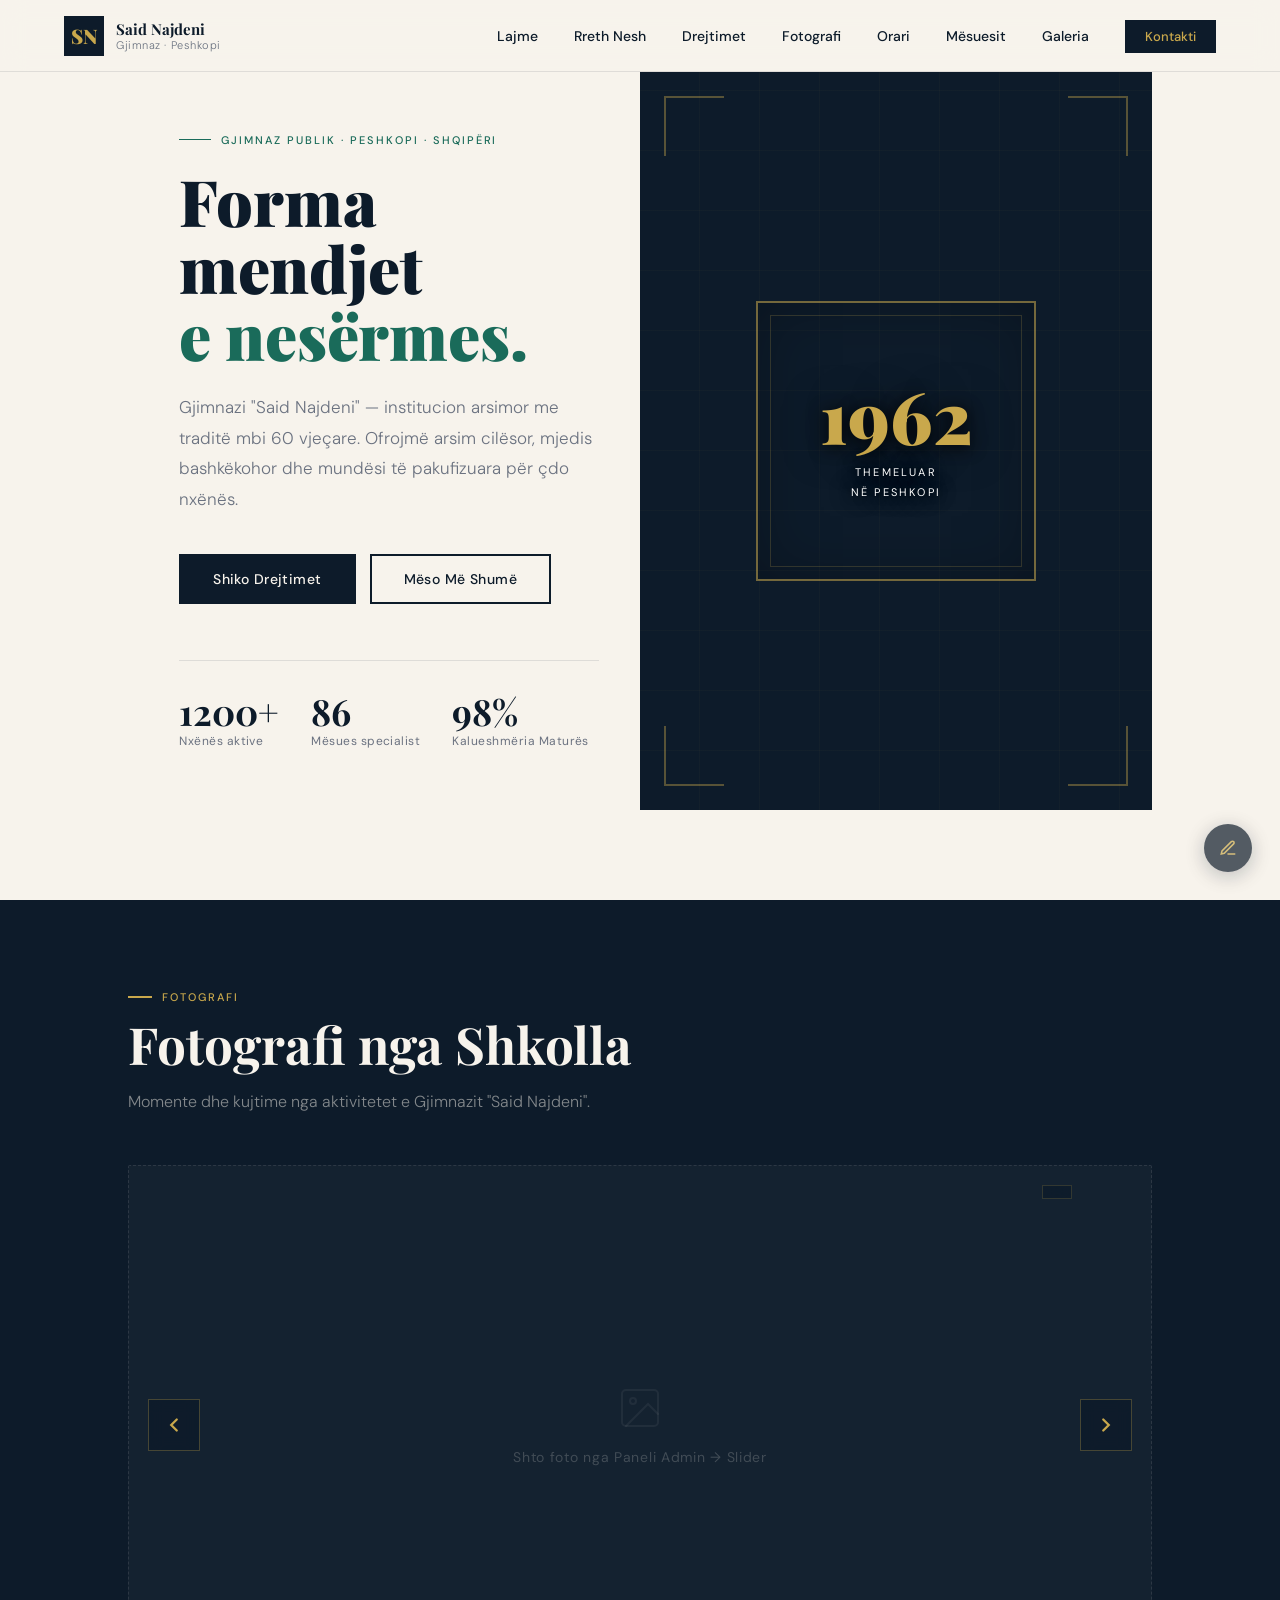
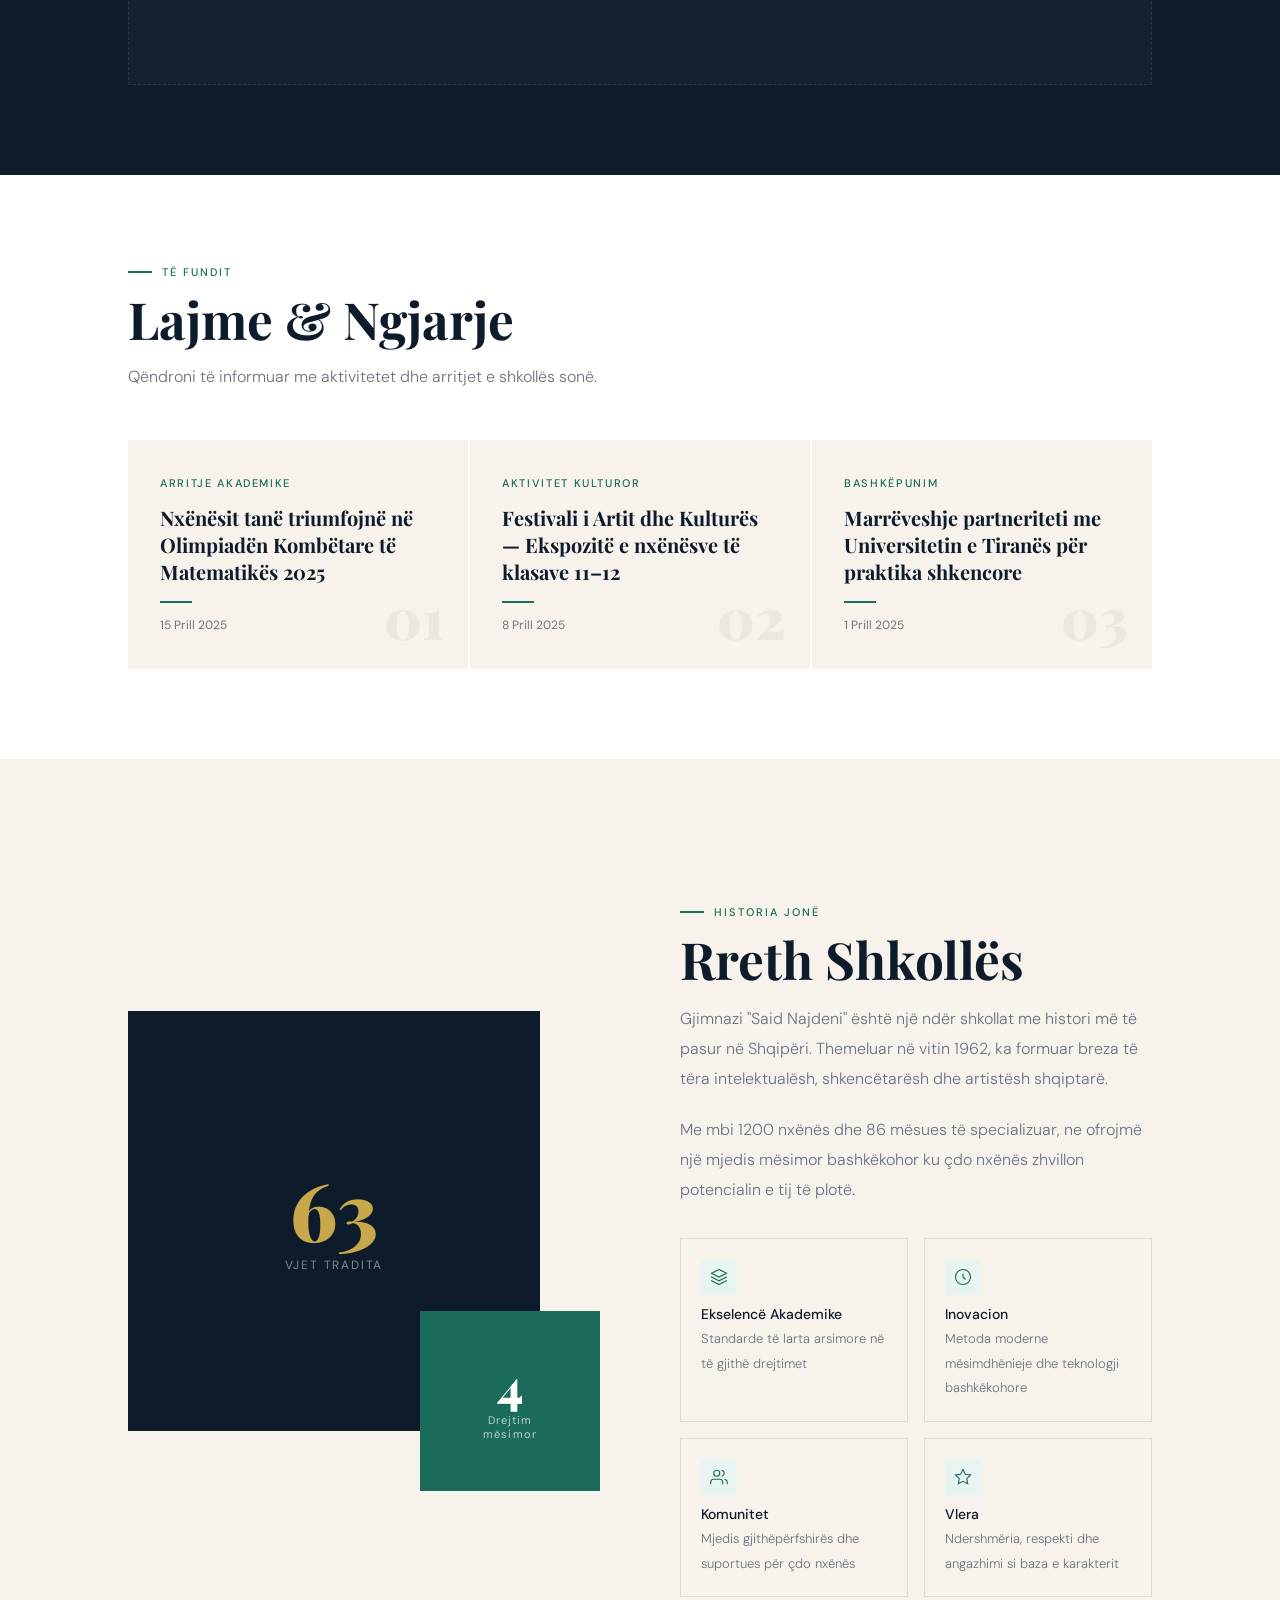
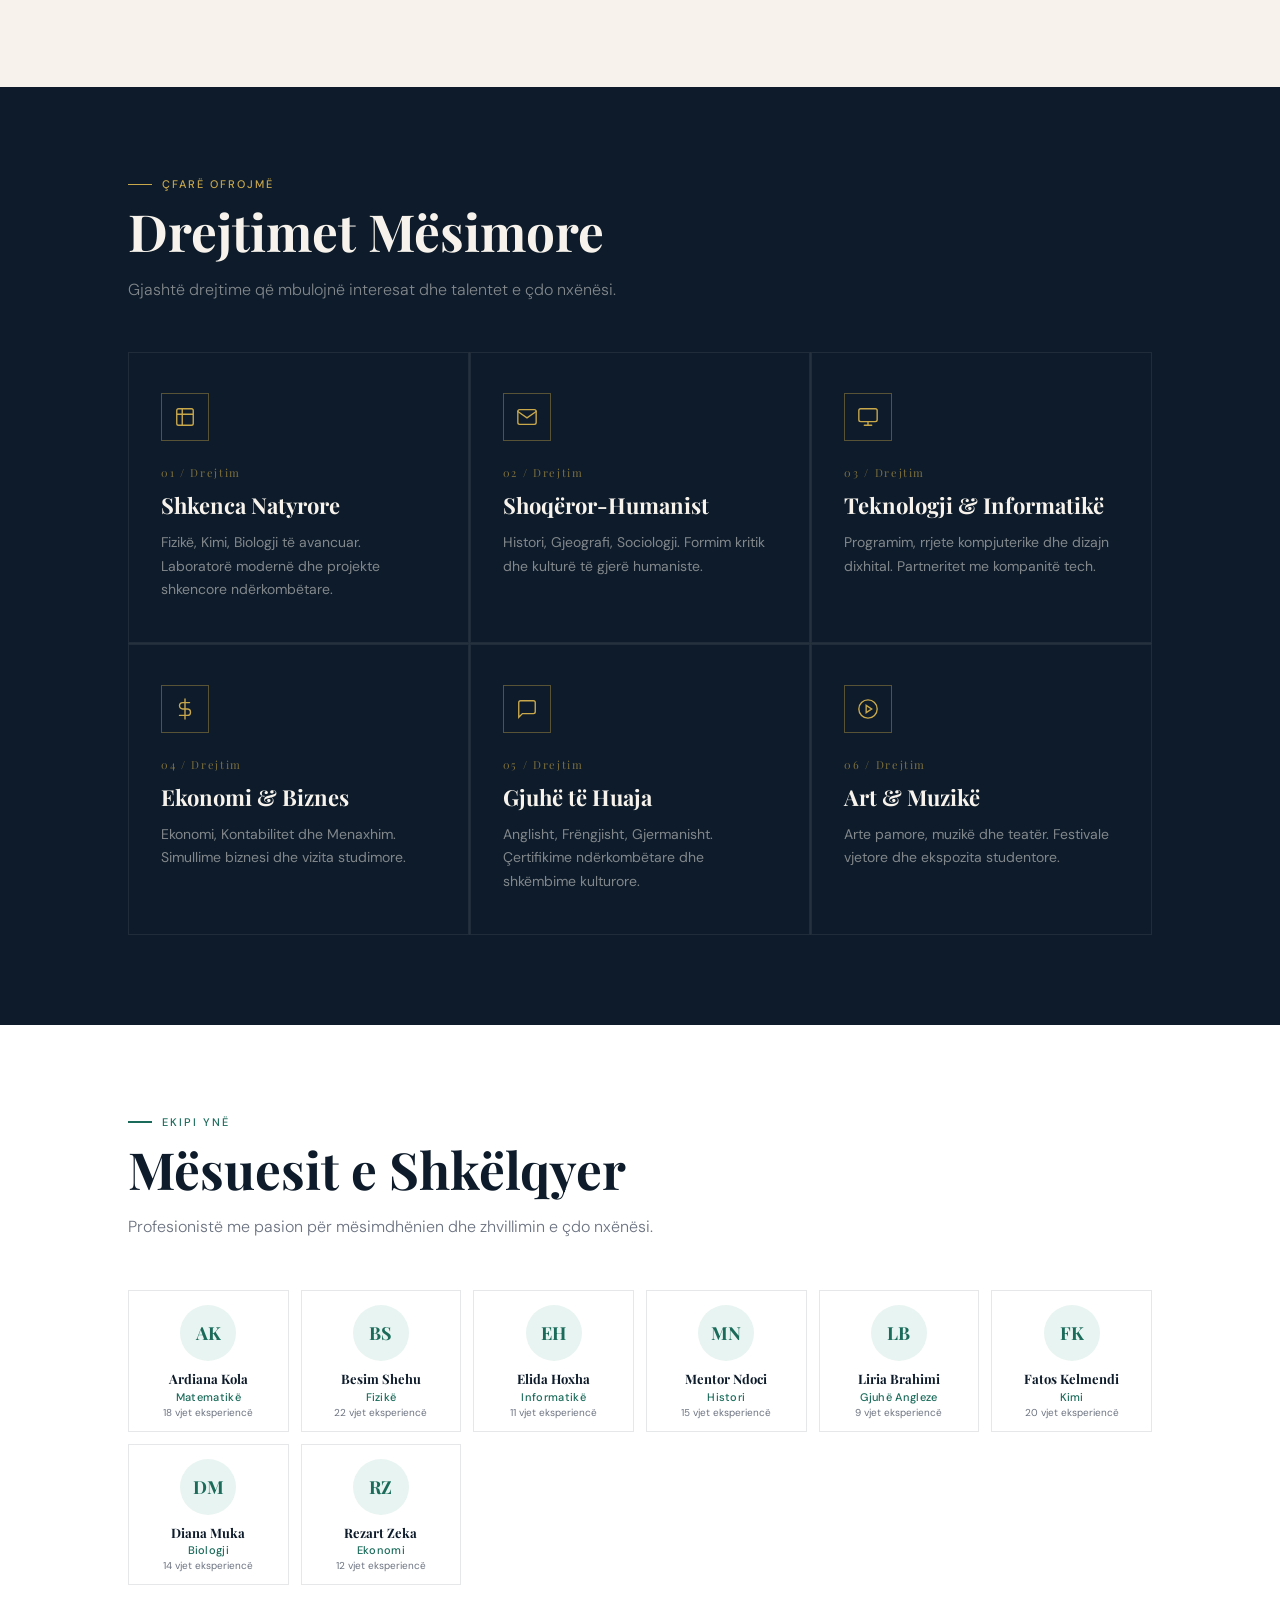
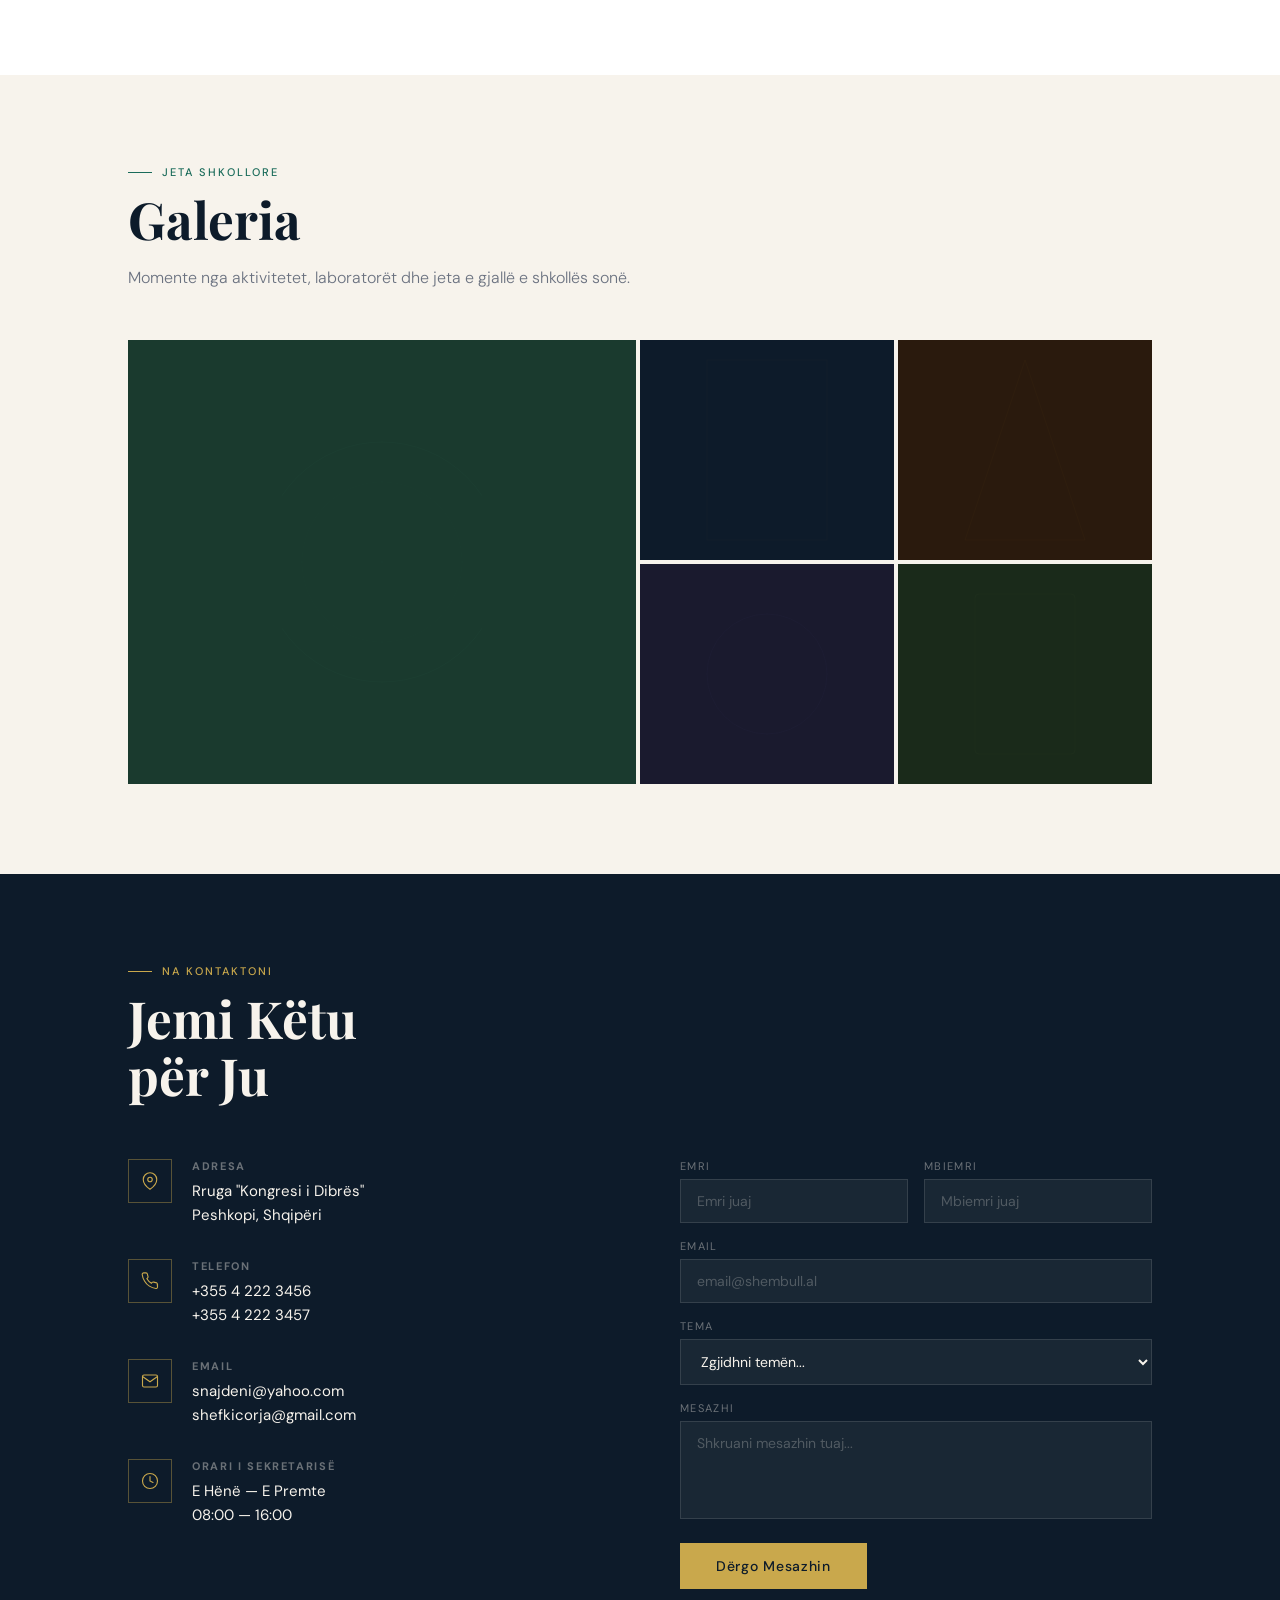
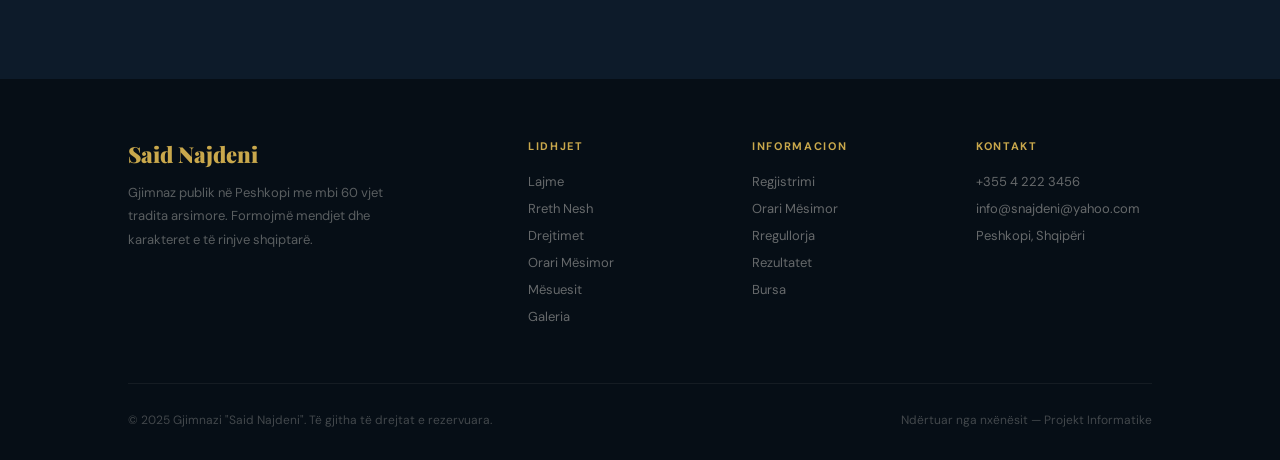
<file: index.html>
<!DOCTYPE html>
<html lang="sq">
<head>
  <meta charset="UTF-8">
  <meta name="viewport" content="width=device-width, initial-scale=1.0">
  <title>Gjimnazi "Said Najdeni" &mdash; Peshkopi</title>
  <link rel="stylesheet" href="css/style.css">
</head>
<body>


  <!-- ORARI SELECTOR MODAL -->
  <div id="orari-modal-overlay" onclick="closeOrariModal(event)">
    <div id="orari-selector">
      <button class="orari-sel-close" onclick="closeOrariModalBtn()">&#x2715;</button>
      <div class="orari-sel-icon">&#x1F4C5;</div>
      <div class="orari-sel-title">Orari Mësimor</div>
      <div class="orari-sel-sub">Zgjidhni llojin e orarit</div>
      <div class="orari-sel-btns">
        <a class="orari-sel-btn" href="orari_kp.html" target="_blank">
          <div class="orari-sel-btn-icon kp">&#x1F4CB;</div>
          <div class="orari-sel-btn-text">
            <div class="orari-sel-btn-label">Orari KP</div>
            <div class="orari-sel-btn-desc">Orari sipas klasave dhe mësuesve</div>
          </div>
          <span class="orari-sel-btn-arrow">&#8594;</span>
        </a>
        <a class="orari-sel-btn" href="orari_dita.html" target="_blank">
          <div class="orari-sel-btn-icon dita">&#x1F5D3;</div>
          <div class="orari-sel-btn-text">
            <div class="orari-sel-btn-label">Orari i Ditës</div>
            <div class="orari-sel-btn-desc">Orari sipas klasave dhe mësuesve</div>
          </div>
          <span class="orari-sel-btn-arrow">&#8594;</span>
        </a>
      </div>
    </div>
  </div>


<!-- =============================================
   sections/navbar.html
   Ndrysho lidhjet e menusë këtu
   ============================================= -->

<!-- NAVBAR -->
<nav id="navbar">
  <a href="#hero" class="nav-logo">
    <div class="nav-logo-mark">SN</div>
    <div>
      <div class="nav-logo-text">Said Najdeni</div>
      <div class="nav-logo-sub">Gjimnaz · Peshkopi</div>
    </div>
  </a>
  <ul class="nav-links">
    <li><a href="#lajmet">Lajme</a></li>
    <li><a href="#rreth">Rreth Nesh</a></li>
    <li><a href="#drejtimet">Drejtimet</a></li>
    <li><a href="#slider-section">Fotografi</a></li>
    <li><a href="#orari">Orari</a></li>
    <li><a href="#mesuesit">Mësuesit</a></li>
    <li><a href="#galeria">Galeria</a></li>
    <li><a href="#kontakti" class="nav-cta">Kontakti</a></li>
  </ul>
  <div class="hamburger" id="hamburger" onclick="toggleMenu()">
    <span></span><span></span><span></span>
  </div>
</nav>

<!-- MOBILE MENU -->
<div class="mobile-menu" id="mobileMenu">
  <button class="mobile-close" onclick="toggleMenu()">&#x2715;</button>
  <a href="#lajmet"    onclick="toggleMenu()">Lajme</a>
  <a href="#rreth"     onclick="toggleMenu()">Rreth Nesh</a>
  <a href="#drejtimet" onclick="toggleMenu()">Drejtimet</a>
  <a href="#orari"     onclick="toggleMenu()">Orari</a>
  <a href="#mesuesit"  onclick="toggleMenu()">Mësuesit</a>
  <a href="#galeria"   onclick="toggleMenu()">Galeria</a>
  <a href="#kontakti"  onclick="toggleMenu()">Kontakti</a>
</div>


<!-- =============================================
   sections/hero.html
   Ndrysho titullin, tekstin dhe statistikat këtu
   ============================================= -->

<section id="hero">
  <div class="hero-left">
    <div class="hero-eyebrow fade-up fade-up-1">Gjimnaz Publik · Peshkopi · Shqipëri</div>
    <h1 class="hero-title fade-up fade-up-2">
      Forma<br>mendjet<br><em>e nesërmes.</em>
    </h1>
    <p class="hero-desc fade-up fade-up-3">
      Gjimnazi "Said Najdeni" — institucion arsimor me traditë mbi 60 vjeçare.
      Ofrojmë arsim cilësor, mjedis bashkëkohor dhe mundësi të pakufizuara për çdo nxënës.
    </p>
    <div class="hero-btns fade-up fade-up-4">
      <a href="#drejtimet" class="btn-primary">Shiko Drejtimet</a>
      <a href="#rreth"     class="btn-outline">Mëso Më Shumë</a>
    </div>
    <!-- ── STATISTIKAT — ndrysho numrat këtu ── -->
    <div class="hero-stats fade-up fade-up-5">
      <div>
        <div class="stat-num">1200+</div>
        <div class="stat-label">Nxënës aktive</div>
      </div>
      <div>
        <div class="stat-num">86</div>
        <div class="stat-label">Mësues specialist</div>
      </div>
      <div>
        <div class="stat-num">98%</div>
        <div class="stat-label">Kalueshmëria Maturës</div>
      </div>
    </div>
  </div>

  <!-- Paneli i djathtë — foto e shkollës (ngarkohet nga admin) -->
  <div class="hero-right" id="hero-right-panel">
    <div class="hero-school-img" id="hero-school-img">
      <div class="hero-geo" id="hero-geo-decoration"></div>
      <div class="hero-img-overlay" id="hero-img-overlay"></div>
    </div>
    <div class="hero-corner tl"></div>
    <div class="hero-corner tr"></div>
    <div class="hero-corner bl"></div>
    <div class="hero-corner br"></div>
    <div class="hero-badge" id="hero-badge-block">
      <div class="hero-badge-year" id="hero-badge-year">1962</div>
      <div class="hero-badge-text">Themeluar<br>në Peshkopi</div>
    </div>
    <!-- Label kur ka foto -->
    <div class="hero-photo-label" id="hero-photo-label" style="display:none;">
      <svg width="14" height="14" viewBox="0 0 24 24" fill="none" stroke="currentColor" stroke-width="2" stroke-linecap="round"><rect x="3" y="3" width="18" height="18" rx="2"/><circle cx="8.5" cy="8.5" r="1.5"/><polyline points="21 15 16 10 5 21"/></svg>
      Foto e Shkollës
    </div>
  </div>
</section>


<!-- =============================================
   SLIDER ME FOTO — seksion i ri
   I menaxhueshëm plotësisht nga paneli admin
   ============================================= -->
<section id="slider-section">
  <div class="section-label">Fotografi</div>
  <h2 class="section-title" id="slider-title">Fotografi nga Shkolla</h2>
  <p class="section-sub" id="slider-sub">Momente dhe kujtime nga aktivitetet e Gjimnazit "Said Najdeni".</p>

  <div class="slider-wrapper" id="slider-wrapper">
    <div class="slider-track" id="slider-track">
      <div class="slide slide-placeholder">
        <div class="slide-placeholder-inner">
          <svg width="48" height="48" viewBox="0 0 24 24" fill="none" stroke="currentColor" stroke-width="1" stroke-linecap="round"><rect x="3" y="3" width="18" height="18" rx="2"/><circle cx="8.5" cy="8.5" r="1.5"/><polyline points="21 15 16 10 5 21"/></svg>
          <p>Shto foto nga Paneli Admin → Slider</p>
        </div>
      </div>
    </div>
    <button class="slider-btn slider-prev" id="slider-prev" aria-label="Mëparshme">
      <svg width="22" height="22" viewBox="0 0 24 24" fill="none" stroke="currentColor" stroke-width="2.5" stroke-linecap="round"><polyline points="15 18 9 12 15 6"/></svg>
    </button>
    <button class="slider-btn slider-next" id="slider-next" aria-label="Tjetra">
      <svg width="22" height="22" viewBox="0 0 24 24" fill="none" stroke="currentColor" stroke-width="2.5" stroke-linecap="round"><polyline points="9 18 15 12 9 6"/></svg>
    </button>
    <div class="slider-dots" id="slider-dots"></div>
    <div class="slider-counter" id="slider-counter"></div>
  </div>
</section>


<!-- =============================================
   sections/lajmet.html
   SHTO ose NDRYSHO lajmet këtu lehtësisht
   Kopjo një bllok .lajm-card për lajm të ri
   ============================================= -->

<section id="lajmet">
  <div class="section-label">Të Fundit</div>
  <h2 class="section-title">Lajme &amp; Ngjarje</h2>
  <p class="section-sub">Qëndroni të informuar me aktivitetet dhe arritjet e shkollës sonë.</p>

  <div class="lajmet-grid">

    <!-- ── LAJMI 1 ── ndrysho tekstin, kategorinë dhe datën -->
    <div class="lajm-card">
      <div class="lajm-cat">Arritje Akademike</div>
      <div class="lajm-title">Nxënësit tanë triumfojnë në Olimpiadën Kombëtare të Matematikës 2025</div>
      <div class="lajm-line"></div>
      <div class="lajm-date">15 Prill 2025</div>
      <div class="lajm-num">01</div>
    </div>

    <!-- ── LAJMI 2 ── -->
    <div class="lajm-card">
      <div class="lajm-cat">Aktivitet Kulturor</div>
      <div class="lajm-title">Festivali i Artit dhe Kulturës — Ekspozitë e nxënësve të klasave 11–12</div>
      <div class="lajm-line"></div>
      <div class="lajm-date">8 Prill 2025</div>
      <div class="lajm-num">02</div>
    </div>

    <!-- ── LAJMI 3 ── -->
    <div class="lajm-card">
      <div class="lajm-cat">Bashkëpunim</div>
      <div class="lajm-title">Marrëveshje partneriteti me Universitetin e Tiranës për praktika shkencore</div>
      <div class="lajm-line"></div>
      <div class="lajm-date">1 Prill 2025</div>
      <div class="lajm-num">03</div>
    </div>

    <!-- ── SHTO LAJM TË RI — kopjo bllokun më poshtë dhe fshi këtë koment ──
    <div class="lajm-card">
      <div class="lajm-cat">Kategoria</div>
      <div class="lajm-title">Titulli i lajmit të ri</div>
      <div class="lajm-line"></div>
      <div class="lajm-date">Data</div>
      <div class="lajm-num">04</div>
    </div>
    ── -->

  </div>
</section>


<!-- =============================================
   sections/rreth.html
   Ndrysho tekstin "Rreth Shkollës" dhe vlerat këtu
   ============================================= -->

<section id="rreth">
  <div class="rreth-grid">

    <!-- Paneli vizual i majtë -->
    <div class="rreth-visual">
      <div class="rreth-box-main">
        <div class="rreth-inner">
          <div class="big">63</div>   <!-- ← ndrysho numrin e viteve -->
          <div class="small">vjet tradita</div>
        </div>
      </div>
      <div class="rreth-box-accent">
        <div class="num">4</div>      <!-- ← numri i drejtimeve -->
        <div class="txt">Drejtim<br>mësimor</div>
      </div>
    </div>

    <!-- Teksti i djathtë -->
    <div class="rreth-content">
      <div class="section-label">Historia Jonë</div>
      <h2 class="section-title">Rreth Shkollës</h2>

      <!-- ── NDRYSHO PARAGRAFËT KËTU ── -->
      <p>Gjimnazi "Said Najdeni" është një ndër shkollat me histori më të pasur në Shqipëri.
         Themeluar në vitin 1962, ka formuar breza të tëra intelektualësh, shkencëtarësh dhe
         artistësh shqiptarë.</p>
      <p>Me mbi 1200 nxënës dhe 86 mësues të specializuar, ne ofrojmë një mjedis mësimor
         bashkëkohor ku çdo nxënës zhvillon potencialin e tij të plotë.</p>

      <!-- ── VLERAT — ndrysho ose shto vlera të reja ── -->
      <div class="rreth-values">
        <div class="value-item">
          <div class="icon">
            <svg width="18" height="18" viewBox="0 0 24 24" stroke="#1a6b5a" fill="none" stroke-width="1.5" stroke-linecap="round">
              <path d="M12 2L2 7l10 5 10-5-10-5zM2 17l10 5 10-5M2 12l10 5 10-5"/>
            </svg>
          </div>
          <h4>Ekselencë Akademike</h4>
          <p>Standarde të larta arsimore në të gjithë drejtimet</p>
        </div>
        <div class="value-item">
          <div class="icon">
            <svg width="18" height="18" viewBox="0 0 24 24" stroke="#1a6b5a" fill="none" stroke-width="1.5" stroke-linecap="round">
              <circle cx="12" cy="12" r="10"/><path d="M12 8v4l3 3"/>
            </svg>
          </div>
          <h4>Inovacion</h4>
          <p>Metoda moderne mësimdhënieje dhe teknologji bashkëkohore</p>
        </div>
        <div class="value-item">
          <div class="icon">
            <svg width="18" height="18" viewBox="0 0 24 24" stroke="#1a6b5a" fill="none" stroke-width="1.5" stroke-linecap="round">
              <path d="M17 21v-2a4 4 0 0 0-4-4H5a4 4 0 0 0-4 4v2"/>
              <circle cx="9" cy="7" r="4"/>
              <path d="M23 21v-2a4 4 0 0 0-3-3.87M16 3.13a4 4 0 0 1 0 7.75"/>
            </svg>
          </div>
          <h4>Komunitet</h4>
          <p>Mjedis gjithëpërfshirës dhe suportues për çdo nxënës</p>
        </div>
        <div class="value-item">
          <div class="icon">
            <svg width="18" height="18" viewBox="0 0 24 24" stroke="#1a6b5a" fill="none" stroke-width="1.5" stroke-linecap="round">
              <polygon points="12 2 15.09 8.26 22 9.27 17 14.14 18.18 21.02 12 17.77 5.82 21.02 7 14.14 2 9.27 8.91 8.26 12 2"/>
            </svg>
          </div>
          <h4>Vlera</h4>
          <p>Ndershmëria, respekti dhe angazhimi si baza e karakterit</p>
        </div>
      </div>
    </div>

  </div>
</section>


<!-- =============================================
   sections/drejtimet.html
   Ndrysho ose shto drejtime mësimore këtu
   ============================================= -->

<section id="drejtimet">
  <div class="section-label">Çfarë Ofrojmë</div>
  <h2 class="section-title">Drejtimet Mësimore</h2>
  <p class="section-sub">Gjashtë drejtime që mbulojnë interesat dhe talentet e çdo nxënësi.</p>

  <div class="drejtimet-grid">

    <!-- ── DREJTIMI 1 ── -->
    <div class="drejtim-card">
      <div class="drejtim-icon">
        <svg viewBox="0 0 24 24"><path d="M9 3H5a2 2 0 0 0-2 2v4m6-6h10a2 2 0 0 1 2 2v4M9 3v18m0 0h10a2 2 0 0 0 2-2V9M9 21H5a2 2 0 0 1-2-2V9m0 0h18"/></svg>
      </div>
      <div class="drejtim-num">01 / Drejtim</div>
      <div class="drejtim-title">Shkenca Natyrore</div>
      <div class="drejtim-desc">Fizikë, Kimi, Biologji të avancuar. Laboratorë modernë dhe projekte shkencore ndërkombëtare.</div>
    </div>

    <!-- ── DREJTIMI 2 ── -->
    <div class="drejtim-card">
      <div class="drejtim-icon">
        <svg viewBox="0 0 24 24"><path d="M4 4h16c1.1 0 2 .9 2 2v12c0 1.1-.9 2-2 2H4c-1.1 0-2-.9-2-2V6c0-1.1.9-2 2-2z"/><polyline points="22,6 12,13 2,6"/></svg>
      </div>
      <div class="drejtim-num">02 / Drejtim</div>
      <div class="drejtim-title">Shoqëror-Humanist</div>
      <div class="drejtim-desc">Histori, Gjeografi, Sociologji. Formim kritik dhe kulturë të gjerë humaniste.</div>
    </div>

    <!-- ── DREJTIMI 3 ── -->
    <div class="drejtim-card">
      <div class="drejtim-icon">
        <svg viewBox="0 0 24 24"><rect x="2" y="3" width="20" height="14" rx="2"/><line x1="8" y1="21" x2="16" y2="21"/><line x1="12" y1="17" x2="12" y2="21"/></svg>
      </div>
      <div class="drejtim-num">03 / Drejtim</div>
      <div class="drejtim-title">Teknologji &amp; Informatikë</div>
      <div class="drejtim-desc">Programim, rrjete kompjuterike dhe dizajn dixhital. Partneritet me kompanitë tech.</div>
    </div>

    <!-- ── DREJTIMI 4 ── -->
    <div class="drejtim-card">
      <div class="drejtim-icon">
        <svg viewBox="0 0 24 24"><line x1="12" y1="1" x2="12" y2="23"/><path d="M17 5H9.5a3.5 3.5 0 0 0 0 7h5a3.5 3.5 0 0 1 0 7H6"/></svg>
      </div>
      <div class="drejtim-num">04 / Drejtim</div>
      <div class="drejtim-title">Ekonomi &amp; Biznes</div>
      <div class="drejtim-desc">Ekonomi, Kontabilitet dhe Menaxhim. Simullime biznesi dhe vizita studimore.</div>
    </div>

    <!-- ── DREJTIMI 5 ── -->
    <div class="drejtim-card">
      <div class="drejtim-icon">
        <svg viewBox="0 0 24 24"><path d="M21 15a2 2 0 0 1-2 2H7l-4 4V5a2 2 0 0 1 2-2h14a2 2 0 0 1 2 2z"/></svg>
      </div>
      <div class="drejtim-num">05 / Drejtim</div>
      <div class="drejtim-title">Gjuhë të Huaja</div>
      <div class="drejtim-desc">Anglisht, Frëngjisht, Gjermanisht. Çertifikime ndërkombëtare dhe shkëmbime kulturore.</div>
    </div>

    <!-- ── DREJTIMI 6 ── -->
    <div class="drejtim-card">
      <div class="drejtim-icon">
        <svg viewBox="0 0 24 24"><circle cx="12" cy="12" r="10"/><polygon points="10 8 16 12 10 16 10 8"/></svg>
      </div>
      <div class="drejtim-num">06 / Drejtim</div>
      <div class="drejtim-title">Art &amp; Muzikë</div>
      <div class="drejtim-desc">Arte pamore, muzikë dhe teatër. Festivale vjetore dhe ekspozita studentore.</div>
    </div>

  </div>
</section>


<!-- =============================================
   sections/mesuesit.html
   SHTO ose NDRYSHO mësuesit këtu
   Kopjo një .mesues-card për mësues të ri
   ============================================= -->

<section id="mesuesit">
  <div class="section-label">Ekipi Ynë</div>
  <h2 class="section-title">Mësuesit e Shkëlqyer</h2>
  <p class="section-sub">Profesionistë me pasion për mësimdhënien dhe zhvillimin e çdo nxënësi.</p>

  <div class="mesuesit-grid">

    <!-- Format: iniciale | emër | lëndë | eksperiencë -->

    <div class="mesues-card">
      <div class="mesues-avatar"><div class="mesues-initials">AK</div></div>
      <div class="mesues-name">Ardiana Kola</div>
      <div class="mesues-lenda">Matematikë</div>
      <div class="mesues-exp">18 vjet eksperiencë</div>
    </div>

    <div class="mesues-card">
      <div class="mesues-avatar"><div class="mesues-initials">BS</div></div>
      <div class="mesues-name">Besim Shehu</div>
      <div class="mesues-lenda">Fizikë</div>
      <div class="mesues-exp">22 vjet eksperiencë</div>
    </div>

    <div class="mesues-card">
      <div class="mesues-avatar"><div class="mesues-initials">EH</div></div>
      <div class="mesues-name">Elida Hoxha</div>
      <div class="mesues-lenda">Informatikë</div>
      <div class="mesues-exp">11 vjet eksperiencë</div>
    </div>

    <div class="mesues-card">
      <div class="mesues-avatar"><div class="mesues-initials">MN</div></div>
      <div class="mesues-name">Mentor Ndoci</div>
      <div class="mesues-lenda">Histori</div>
      <div class="mesues-exp">15 vjet eksperiencë</div>
    </div>

    <div class="mesues-card">
      <div class="mesues-avatar"><div class="mesues-initials">LB</div></div>
      <div class="mesues-name">Liria Brahimi</div>
      <div class="mesues-lenda">Gjuhë Angleze</div>
      <div class="mesues-exp">9 vjet eksperiencë</div>
    </div>

    <div class="mesues-card">
      <div class="mesues-avatar"><div class="mesues-initials">FK</div></div>
      <div class="mesues-name">Fatos Kelmendi</div>
      <div class="mesues-lenda">Kimi</div>
      <div class="mesues-exp">20 vjet eksperiencë</div>
    </div>

    <div class="mesues-card">
      <div class="mesues-avatar"><div class="mesues-initials">DM</div></div>
      <div class="mesues-name">Diana Muka</div>
      <div class="mesues-lenda">Biologji</div>
      <div class="mesues-exp">14 vjet eksperiencë</div>
    </div>

    <div class="mesues-card">
      <div class="mesues-avatar"><div class="mesues-initials">RZ</div></div>
      <div class="mesues-name">Rezart Zeka</div>
      <div class="mesues-lenda">Ekonomi</div>
      <div class="mesues-exp">12 vjet eksperiencë</div>
    </div>

    <!-- ── SHTO MËSUES TË RI — kopjo bllokun më poshtë dhe fshi koment ──
    <div class="mesues-card">
      <div class="mesues-avatar"><div class="mesues-initials">XX</div></div>
      <div class="mesues-name">Emri Mbiemri</div>
      <div class="mesues-lenda">Lënda</div>
      <div class="mesues-exp">N vjet eksperiencë</div>
    </div>
    ── -->

  </div>
</section>


<!-- =============================================
   sections/galeria.html
   Ndrysho etiketat dhe ngjyrat e galersë këtu
   ============================================= -->

<section id="galeria">
  <div class="section-label">Jeta Shkollore</div>
  <h2 class="section-title">Galeria</h2>
  <p class="section-sub">Momente nga aktivitetet, laboratorët dhe jeta e gjallë e shkollës sonë.</p>

  <div class="galeria-grid">

    <!-- Elementi i madh (zë dy rreshta) -->
    <div class="gal-item" style="background:#1a3a2e;">
      <div class="gal-geo">
        <svg width="200" height="400" viewBox="0 0 200 400">
          <circle cx="100" cy="200" r="120" stroke="#5dcaa5" stroke-width="1" fill="none" opacity="0.3"/>
          <circle cx="100" cy="200" r="80"  stroke="#5dcaa5" stroke-width="0.5" fill="none" opacity="0.2"/>
          <line x1="0" y1="200" x2="200" y2="200" stroke="#5dcaa5" stroke-width="0.5" opacity="0.2"/>
          <line x1="100" y1="0" x2="100" y2="400" stroke="#5dcaa5" stroke-width="0.5" opacity="0.2"/>
        </svg>
      </div>
      <div class="gal-inner"><span class="gal-label">Laboratori i Shkencave</span></div>
    </div>

    <div class="gal-item" style="background:#0d1b2a;">
      <div class="gal-geo">
        <svg width="160" height="220" viewBox="0 0 160 220">
          <rect x="20" y="20" width="120" height="180" stroke="#c9a84c" stroke-width="1" fill="none" opacity="0.3"/>
          <rect x="40" y="40" width="80"  height="140" stroke="#c9a84c" stroke-width="0.5" fill="none" opacity="0.2"/>
        </svg>
      </div>
      <div class="gal-inner"><span class="gal-label">Biblioteka</span></div>
    </div>

    <div class="gal-item" style="background:#2a1a0d;">
      <div class="gal-geo">
        <svg width="160" height="220" viewBox="0 0 160 220">
          <polygon points="80,20 140,200 20,200" stroke="#ef9f27" stroke-width="1" fill="none" opacity="0.3"/>
        </svg>
      </div>
      <div class="gal-inner"><span class="gal-label">Salla e Arteve</span></div>
    </div>

    <div class="gal-item" style="background:#1a1a2e;">
      <div class="gal-geo">
        <svg width="160" height="220" viewBox="0 0 160 220">
          <circle cx="80" cy="110" r="60" stroke="#7f77dd" stroke-width="1" fill="none" opacity="0.3"/>
          <line x1="80" y1="50"  x2="80"  y2="170" stroke="#7f77dd" stroke-width="0.5" opacity="0.2"/>
          <line x1="20" y1="110" x2="140" y2="110" stroke="#7f77dd" stroke-width="0.5" opacity="0.2"/>
        </svg>
      </div>
      <div class="gal-inner"><span class="gal-label">Klasa Informatikës</span></div>
    </div>

    <div class="gal-item" style="background:#1a2a1a;">
      <div class="gal-geo">
        <svg width="160" height="220" viewBox="0 0 160 220">
          <rect x="30" y="30" width="100" height="160" rx="4" stroke="#97c459" stroke-width="1" fill="none" opacity="0.3"/>
        </svg>
      </div>
      <div class="gal-inner"><span class="gal-label">Festivali Kulturor</span></div>
    </div>

    <!-- ── SHTO FOTO TË RE — kopjo bllokun më poshtë ──
    <div class="gal-item" style="background:#NGJYRA;">
      <div class="gal-geo">
        ... SVG dekorativ opsional ...
      </div>
      <div class="gal-inner"><span class="gal-label">Etiketa e Re</span></div>
    </div>
    ── -->

  </div>
</section>


<!-- =============================================
   sections/kontakti.html
   Ndrysho adresën, telefonin dhe emailin këtu
   ============================================= -->

<section id="kontakti">
  <div class="section-label">Na Kontaktoni</div>
  <h2 class="section-title">Jemi Këtu<br>për Ju</h2>

  <div class="kontakti-grid">

    <!-- ── INFORMACIONI I KONTAKTIT — ndrysho të dhënat ── -->
    <div class="contact-info">

      <div class="contact-item">
        <div class="contact-icon">
          <svg viewBox="0 0 24 24"><path d="M21 10c0 7-9 13-9 13s-9-6-9-13a9 9 0 0 1 18 0z"/><circle cx="12" cy="10" r="3"/></svg>
        </div>
        <div>
          <h4>Adresa</h4>
          <p>Rruga "Kongresi i Dibrës"<br>Peshkopi, Shqipëri</p>
        </div>
      </div>

      <div class="contact-item">
        <div class="contact-icon">
          <svg viewBox="0 0 24 24"><path d="M22 16.92v3a2 2 0 0 1-2.18 2 19.79 19.79 0 0 1-8.63-3.07A19.5 19.5 0 0 1 4.69 12 19.79 19.79 0 0 1 1.61 3.4 2 2 0 0 1 3.6 1.22h3a2 2 0 0 1 2 1.72c.127.96.361 1.903.7 2.81a2 2 0 0 1-.45 2.11L7.91 8.9a16 16 0 0 0 6 6l.94-.94a2 2 0 0 1 2.11-.45c.907.339 1.85.573 2.81.7A2 2 0 0 1 21.73 16.92z"/></svg>
        </div>
        <div>
          <h4>Telefon</h4>
          <p>+355 4 222 3456<br>+355 4 222 3457</p>
        </div>
      </div>

      <div class="contact-item">
        <div class="contact-icon">
          <svg viewBox="0 0 24 24"><path d="M4 4h16c1.1 0 2 .9 2 2v12c0 1.1-.9 2-2 2H4c-1.1 0-2-.9-2-2V6c0-1.1.9-2 2-2z"/><polyline points="22,6 12,13 2,6"/></svg>
        </div>
        <div>
          <h4>Email</h4>
          <p>snajdeni@yahoo.com<br>shefkicorja@gmail.com</p>
        </div>
      </div>

      <div class="contact-item">
        <div class="contact-icon">
          <svg viewBox="0 0 24 24"><circle cx="12" cy="12" r="10"/><polyline points="12 6 12 12 16 14"/></svg>
        </div>
        <div>
          <h4>Orari i Sekretarisë</h4>
          <p>E Hënë — E Premte<br>08:00 — 16:00</p>
        </div>
      </div>

    </div>

    <!-- ── FORMULARI I KONTAKTIT ── -->
    <form class="contact-form" id="contact-form" onsubmit="handleSubmit(event)">
      <div class="form-row">
        <div class="form-group">
          <label>Emri</label>
          <input type="text" name="emri" placeholder="Emri juaj" required>
        </div>
        <div class="form-group">
          <label>Mbiemri</label>
          <input type="text" name="mbiemri" placeholder="Mbiemri juaj" required>
        </div>
      </div>
      <div class="form-group">
        <label>Email</label>
        <input type="email" name="email" placeholder="email@shembull.al" required>
      </div>
      <div class="form-group">
        <label>Tema</label>
        <select name="tema">
          <option value="">Zgjidhni temën...</option>
          <option>Informacion mbi regjistrimin</option>
          <option>Pyetje akademike</option>
          <option>Bashkëpunim institucional</option>
          <option>Tjetër</option>
        </select>
      </div>
      <div class="form-group">
        <label>Mesazhi</label>
        <textarea name="mesazhi" rows="4" placeholder="Shkruani mesazhin tuaj..." required></textarea>
      </div>
      <button type="submit" class="btn-gold" id="form-btn">Dërgo Mesazhin</button>
      <div id="form-msg" style="font-size:13px;margin-top:8px;display:none;"></div>
    </form>

  </div>
</section>


<!-- =============================================
   sections/footer.html
   Ndrysho lidhjet dhe informacionin e footer-it
   ============================================= -->

<footer>
  <div class="footer-top">

    <div class="footer-brand">
      <div class="logo">Said Najdeni</div>
      <p>Gjimnaz publik në Peshkopi me mbi 60 vjet tradita arsimore.
         Formojmë mendjet dhe karakteret e të rinjve shqiptarë.</p>
    </div>

    <!-- ── KOLONA 1 — Lidhjet kryesore ── -->
    <div class="footer-col">
      <h5>Lidhjet</h5>
      <a href="#lajmet">Lajme</a>
      <a href="#rreth">Rreth Nesh</a>
      <a href="#drejtimet">Drejtimet</a>
      <a href="#orari">Orari Mësimor</a>
      <a href="#mesuesit">Mësuesit</a>
      <a href="#galeria">Galeria</a>
    </div>

    <!-- ── KOLONA 2 — Informacion ── -->
    <div class="footer-col">
      <h5>Informacion</h5>
      <a href="#" onclick="openInfo('regjistrimi');return false;">Regjistrimi</a>
      <a href="#" onclick="openInfo('orari_mesor');return false;">Orari Mësimor</a>
      <a href="#" onclick="openInfo('rregullorja');return false;">Rregullorja</a>
      <a href="#" onclick="openInfo('rezultatet');return false;">Rezultatet</a>
      <a href="#" onclick="openInfo('bursat');return false;">Bursa</a>
    </div>

    <!-- ── KOLONA 3 — Kontakt ── -->
    <div class="footer-col">
      <h5>Kontakt</h5>
      <a href="tel:+355422234556">+355 4 222 3456</a>
      <a href="mailto:snajdeni@yahoo.com">info@snajdeni@yahoo.com</a>
      <a href="#">Peshkopi, Shqipëri</a>
    </div>

  </div>

  <div class="footer-bottom">
    <p>&copy; 2025 Gjimnazi "Said Najdeni". Të gjitha të drejtat e rezervuara.</p>
    <p>Ndërtuar nga nxënësit &mdash; Projekt Informatike</p>
  </div>
</footer>


<!-- ── MODALI I INFORMACIONIT ── -->
<div id="info-modal" onclick="if(event.target===this)closeInfo()" style="display:none;">
  <div id="info-modal-box">
    <div id="info-modal-header">
      <h3 id="info-modal-title"></h3>
      <button onclick="closeInfo()" id="info-modal-close">✕</button>
    </div>
    <div id="info-modal-body"></div>
  </div>
</div>

  <script src="js/main.js"></script>
  <script src="js/admin.js"></script>
</body>
</html>
</file>
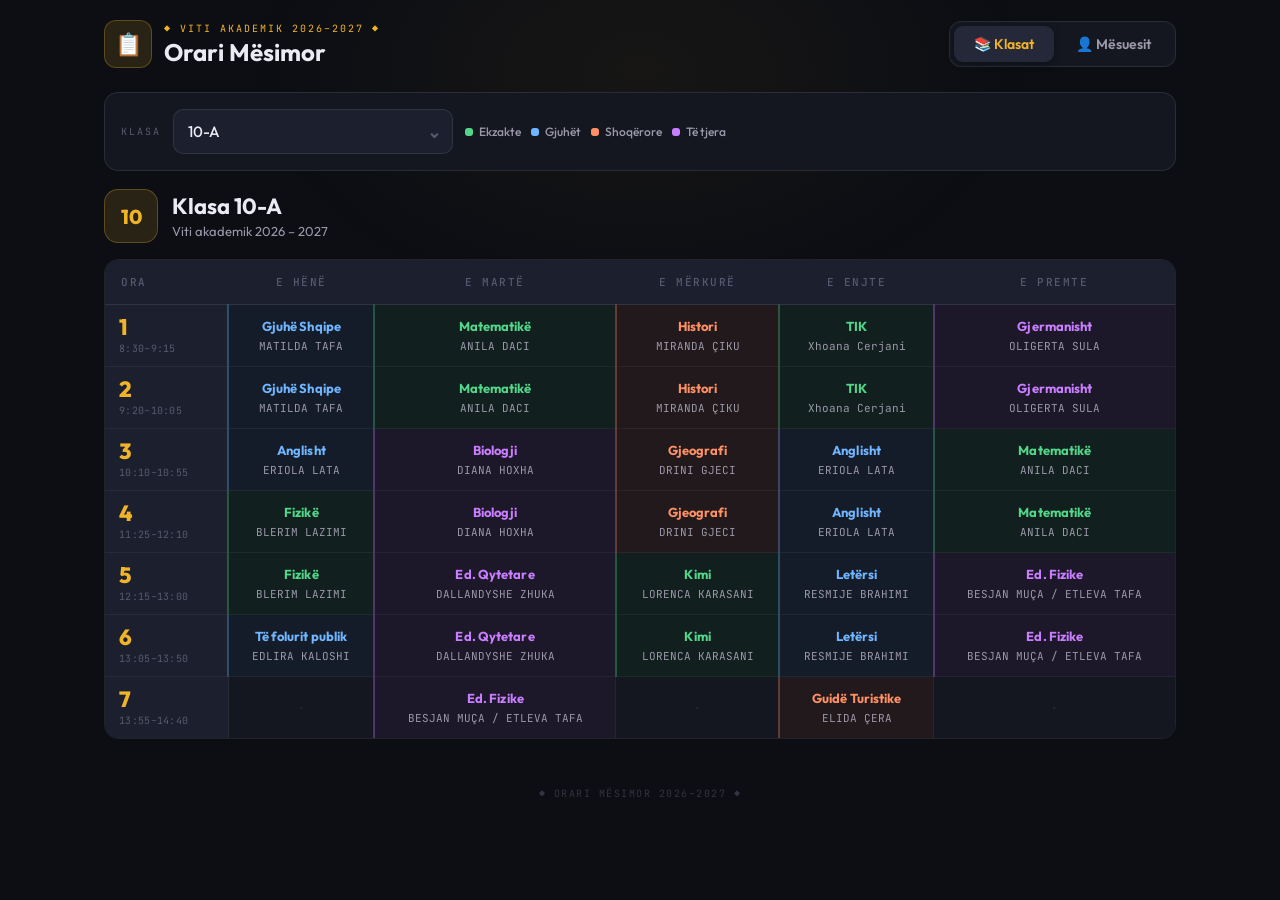
<file: orari.html>
<!DOCTYPE html>
<html lang="sq">
<head>
<meta charset="UTF-8">
<meta name="viewport" content="width=device-width, initial-scale=1.0, maximum-scale=1.0">
<title>Orari Mësimor 2026–2027</title>
<link href="https://fonts.googleapis.com/css2?family=Outfit:wght@300;400;500;600;700;800&family=JetBrains+Mono:wght@400;500&display=swap" rel="stylesheet">
<style>
*,*::before,*::after{box-sizing:border-box;margin:0;padding:0}

:root{
  --bg: #0c0e14;
  --surface: #141720;
  --surface2: #1c1f2d;
  --surface3: #252838;
  --border: rgba(255,255,255,0.09);
  --border2: rgba(255,255,255,0.05);

  --gold: #f0b429;
  --gold-dim: rgba(240,180,41,0.13);
  --gold-glow: rgba(240,180,41,0.28);

  --teal: #38d9d0;
  --teal-dim: rgba(56,217,208,0.11);

  --text: #eceaf4;
  --text-dim: #9b98aa;
  --text-faint: #5a5870;

  --exact: #52d68a;
  --exact-bg: rgba(82,214,138,0.09);
  --exact-border: rgba(82,214,138,0.30);

  --lang: #70b5ff;
  --lang-bg: rgba(112,181,255,0.09);
  --lang-border: rgba(112,181,255,0.30);

  --social: #ff9066;
  --social-bg: rgba(255,144,102,0.09);
  --social-border: rgba(255,144,102,0.30);

  --other: #c97eff;
  --other-bg: rgba(201,126,255,0.09);
  --other-border: rgba(201,126,255,0.30);

  --r: 14px;
  --r-sm: 10px;
}

html{scroll-behavior:smooth}
body{
  font-family:'Outfit',sans-serif;
  background:var(--bg);
  color:var(--text);
  min-height:100vh;
  overflow-x:hidden;
  -webkit-font-smoothing:antialiased;
}

body::before{
  content:'';
  position:fixed;
  top:-20%;left:50%;
  transform:translateX(-50%);
  width:800px;height:500px;
  background:radial-gradient(ellipse,rgba(240,180,41,0.05) 0%,transparent 70%);
  pointer-events:none;z-index:0;
}

.page{
  position:relative;z-index:1;
  max-width:1100px;
  margin:0 auto;
  padding:20px 14px 80px;
}

/* ── Header ── */
.header{margin-bottom:24px;animation:fadeDown 0.5s ease both}
.header-top{
  display:flex;align-items:center;
  justify-content:space-between;
  gap:12px;flex-wrap:wrap;
}
.header-brand{display:flex;align-items:center;gap:12px}
.brand-icon{
  width:48px;height:48px;
  background:var(--gold-dim);
  border:1px solid var(--gold-glow);
  border-radius:12px;
  display:flex;align-items:center;justify-content:center;
  font-size:22px;flex-shrink:0;
}
.brand-year{
  font-size:10px;
  font-family:'JetBrains Mono',monospace;
  color:var(--gold);
  letter-spacing:2px;
  text-transform:uppercase;
  margin-bottom:4px;
}
.brand-title{
  font-size:clamp(17px,4vw,24px);
  font-weight:700;
  color:var(--text);
  line-height:1.1;
}

/* Mode toggle */
.mode-switch{
  display:flex;
  background:var(--surface);
  border:1px solid var(--border);
  border-radius:12px;
  padding:4px;gap:2px;
}
.mode-btn{
  padding:9px 20px;
  border-radius:9px;
  border:none;
  font-family:'Outfit',sans-serif;
  font-size:14px;
  font-weight:600;
  cursor:pointer;
  transition:all 0.2s;
  background:transparent;
  color:var(--text-dim);
  white-space:nowrap;
}
.mode-btn.active{
  background:var(--surface3);
  color:var(--gold);
  box-shadow:0 2px 8px rgba(0,0,0,0.3);
}
.mode-btn.tmode.active{color:var(--teal)}

/* ── Selector card ── */
.selector-card{
  background:var(--surface);
  border:1px solid var(--border);
  border-radius:var(--r);
  padding:16px;
  margin-bottom:18px;
  animation:fadeUp 0.45s 0.05s ease both;
  display:flex;flex-wrap:wrap;
  align-items:center;gap:12px;
}
.selector-label{
  font-size:10px;
  font-family:'JetBrains Mono',monospace;
  color:var(--text-faint);
  letter-spacing:2px;
  text-transform:uppercase;
  white-space:nowrap;
}

.sel-wrap{position:relative;flex:1;min-width:130px;max-width:280px}
.sel-wrap select{
  width:100%;appearance:none;
  background:var(--surface2);
  border:1px solid var(--border);
  border-radius:var(--r-sm);
  color:var(--text);
  font-family:'Outfit',sans-serif;
  font-size:15px;
  font-weight:500;
  padding:12px 38px 12px 14px;
  cursor:pointer;outline:none;
  transition:border-color 0.2s,box-shadow 0.2s;
}
.sel-wrap select:focus{border-color:var(--gold-glow);box-shadow:0 0 0 3px rgba(240,180,41,0.09)}
.sel-wrap.tsel select:focus{border-color:rgba(56,217,208,0.3);box-shadow:0 0 0 3px rgba(56,217,208,0.07)}
.sel-wrap::after{content:'⌄';position:absolute;right:12px;top:50%;transform:translateY(-52%);color:var(--text-faint);font-size:17px;pointer-events:none;font-weight:700}
.sel-wrap select option{background:#1c1f2d}

.search-wrap{position:relative;flex:1;min-width:130px;max-width:240px}
.search-wrap input{
  width:100%;background:var(--surface2);
  border:1px solid var(--border);
  border-radius:var(--r-sm);
  padding:12px 14px 12px 40px;
  color:var(--text);
  font-family:'Outfit',sans-serif;
  font-size:15px;font-weight:500;
  outline:none;transition:border-color 0.2s;
}
.search-wrap input:focus{border-color:rgba(56,217,208,0.3);box-shadow:0 0 0 3px rgba(56,217,208,0.07)}
.search-wrap input::placeholder{color:var(--text-faint)}
.teacher-autocomplete{position:relative;flex:1;min-width:200px;max-width:320px;}
.teacher-autocomplete .search-wrap{max-width:100%;width:100%;}
.teacher-dropdown{position:absolute;top:calc(100% + 6px);left:0;right:0;background:var(--surface2);border:1px solid rgba(56,217,208,0.35);border-radius:var(--r-sm);list-style:none;max-height:260px;overflow-y:auto;z-index:999;box-shadow:0 8px 32px rgba(0,0,0,0.4);display:none;scrollbar-width:thin;scrollbar-color:var(--teal) transparent;}
.teacher-dropdown.open{display:block;}
.teacher-dropdown li{padding:10px 14px;cursor:pointer;font-size:14px;font-weight:500;color:var(--text);border-bottom:1px solid var(--border2);transition:background 0.12s;}
.teacher-dropdown li:last-child{border-bottom:none;}
.teacher-dropdown li:hover,.teacher-dropdown li.active{background:var(--teal-dim);color:var(--teal);}
.teacher-dropdown li mark{background:transparent;color:var(--gold);font-weight:700;}
.search-icon{position:absolute;left:13px;top:50%;transform:translateY(-50%);color:var(--text-faint);font-size:16px;pointer-events:none}

/* Legend */
.legend{display:flex;gap:10px;flex-wrap:wrap;align-items:center}
.leg-item{display:flex;align-items:center;gap:6px;font-size:12px;font-weight:500;color:var(--text-dim)}
.leg-dot{width:8px;height:8px;border-radius:3px;flex-shrink:0}

/* ── Views ── */
.view{display:none}
.view.active{display:block}

/* ── Schedule header ── */
.sch-header{
  display:flex;align-items:center;
  justify-content:space-between;
  margin-bottom:16px;flex-wrap:wrap;gap:10px;
  animation:fadeUp 0.4s 0.1s ease both;
}
.sch-identity{display:flex;align-items:center;gap:14px}
.sch-badge{
  width:54px;height:54px;
  border-radius:14px;
  display:flex;align-items:center;justify-content:center;
  font-size:20px;font-weight:800;flex-shrink:0;
}
.sch-badge.gold{background:var(--gold-dim);border:1px solid var(--gold-glow);color:var(--gold)}
.sch-badge.teal{background:var(--teal-dim);border:1px solid rgba(56,217,208,0.22);color:var(--teal)}
.sch-name{font-size:22px;font-weight:700;color:var(--text);line-height:1.2}
.sch-sub{font-size:13px;color:var(--text-dim);margin-top:3px;font-weight:400}

/* Stats */
.stats-bar{display:flex;gap:8px;flex-wrap:wrap;margin-top:14px}
.stat-pill{
  background:var(--surface);
  border:1px solid var(--border);
  border-radius:10px;
  padding:10px 16px;
  display:flex;align-items:center;gap:10px;
}
.stat-val{font-size:26px;font-weight:800;color:var(--teal);line-height:1}
.stat-lbl{font-size:12px;color:var(--text-faint);font-weight:500;letter-spacing:0.3px}

/* ── Desktop table ── */
.tbl-wrap{
  overflow-x:auto;
  border-radius:var(--r);
  border:1px solid var(--border);
  -webkit-overflow-scrolling:touch;
  animation:fadeUp 0.4s 0.15s ease both;
}
.tbl-wrap.anim{animation:tableIn 0.3s ease both}
table{width:100%;border-collapse:collapse;min-width:560px}
thead th{
  background:var(--surface2);
  color:var(--text-faint);
  font-size:11px;
  font-family:'JetBrains Mono',monospace;
  letter-spacing:1.5px;
  text-transform:uppercase;
  padding:15px 10px;
  text-align:center;
  border-bottom:1px solid var(--border);
  font-weight:500;
}
thead th:first-child{text-align:left;padding-left:16px;min-width:88px}
tbody tr:hover td:not(.brk-td){background:rgba(255,255,255,0.014)}
td{
  padding:0;
  border-bottom:1px solid var(--border2);
  border-right:1px solid var(--border2);
  background:var(--surface);
  vertical-align:middle;
  text-align:center;
  transition:background 0.12s;
}
td:last-child{border-right:none}
tbody tr:last-child td{border-bottom:none}

.ora-td{
  text-align:left;padding:11px 14px;
  min-width:86px;
  background:var(--surface2)!important;
  border-right:1px solid var(--border)!important;
}
.ora-nr{
  font-size:22px;font-weight:800;color:var(--gold);line-height:1;
}
.ora-time{
  font-size:10px;
  font-family:'JetBrains Mono',monospace;
  color:var(--text-faint);
  margin-top:4px;letter-spacing:0.3px;
}

.cell-inner{
  padding:11px 8px;
  display:flex;flex-direction:column;align-items:center;gap:4px;
  min-height:56px;justify-content:center;
}
.cell-subj{font-size:13px;font-weight:700;line-height:1.3;letter-spacing:0.1px}
.cell-info{font-size:11px;font-weight:400;color:var(--text-dim);line-height:1.3;font-family:'JetBrains Mono',monospace}
.cell-empty{color:var(--text-faint);font-size:20px;opacity:.2}

/* Category */
.cat-exact{background:var(--exact-bg)!important;border-left:2px solid var(--exact-border)!important}
.cat-exact .cell-subj,.cat-exact .slot-subj{color:var(--exact)}
.cat-lang{background:var(--lang-bg)!important;border-left:2px solid var(--lang-border)!important}
.cat-lang .cell-subj,.cat-lang .slot-subj{color:var(--lang)}
.cat-social{background:var(--social-bg)!important;border-left:2px solid var(--social-border)!important}
.cat-social .cell-subj,.cat-social .slot-subj{color:var(--social)}
.cat-other{background:var(--other-bg)!important;border-left:2px solid var(--other-border)!important}
.cat-other .cell-subj,.cat-other .slot-subj{color:var(--other)}



/* ── MOBILE CARDS ── */
.mobile-days{display:none}

@media(max-width:640px){
  .tbl-wrap{display:none}
  .mobile-days{display:block;animation:fadeUp 0.4s 0.12s ease both}

  .day-nav{
    display:flex;gap:7px;
    overflow-x:auto;padding:0 0 12px;
    scrollbar-width:none;-webkit-overflow-scrolling:touch;
    margin-bottom:6px;
  }
  .day-nav::-webkit-scrollbar{display:none}
  .day-nav-btn{
    flex-shrink:0;padding:10px 20px;
    border-radius:24px;
    border:1px solid var(--border);
    background:var(--surface);
    color:var(--text-dim);
    font-family:'Outfit',sans-serif;
    font-size:14px;font-weight:600;
    cursor:pointer;transition:all 0.2s;white-space:nowrap;
  }
  .day-nav-btn.active{
    background:var(--gold-dim);
    border-color:var(--gold-glow);
    color:var(--gold);
  }

  .day-panel{display:none}
  .day-panel.active{display:block}

  .slot-row{
    display:flex;align-items:stretch;
    border-bottom:1px solid var(--border2);
    min-height:60px;transition:background 0.12s;
  }
  .slot-row:last-child{border-bottom:none}
  .slot-time{
    width:72px;flex-shrink:0;
    display:flex;flex-direction:column;
    justify-content:center;align-items:center;
    padding:8px 6px;
    background:var(--surface2);
    border-right:1px solid var(--border);
  }
  .slot-nr{
    font-size:22px;font-weight:800;color:var(--gold);line-height:1;
  }
  .slot-t{
    font-size:10px;
    font-family:'JetBrains Mono',monospace;
    color:var(--text-faint);
    margin-top:4px;letter-spacing:0.2px;
    text-align:center;line-height:1.3;
  }
  .slot-cell{
    flex:1;display:flex;flex-direction:column;
    justify-content:center;padding:14px 18px;gap:5px;
    background:var(--surface);
  }
  .slot-cell.empty{opacity:0.3}
  .slot-subj{font-size:17px;font-weight:700;line-height:1.2}
  .slot-info{
    font-size:13px;font-weight:400;color:var(--text-dim);
    font-family:'JetBrains Mono',monospace;letter-spacing:0.2px;
  }

  .day-section-card{
    background:var(--surface);
    border:1px solid var(--border);
    border-radius:var(--r);
    overflow:hidden;margin-bottom:12px;
  }

  /* Mobile adjustments */
  .page{padding:10px 10px 60px}

  /* Header kompakt */
  .header{margin-bottom:10px}
  .header-top{gap:8px;flex-wrap:nowrap;align-items:center}
  .brand-icon{width:34px;height:34px;font-size:16px;border-radius:9px}
  .brand-year{font-size:8px;letter-spacing:1px;margin-bottom:2px}
  .brand-title{font-size:15px}
  .mode-switch{padding:3px;gap:2px}
  .mode-btn{padding:7px 11px;font-size:12px;border-radius:7px}

  /* Selector kompakt */
  .selector-card{padding:9px 10px;gap:8px;margin-bottom:10px;flex-wrap:wrap}
  .selector-label{display:none}
  .sel-wrap{max-width:100%;min-width:0;flex:1 1 120px}
  .sel-wrap select{font-size:14px;padding:9px 32px 9px 11px}
  .search-wrap{max-width:100%;flex:1 1 120px}
  .search-wrap input{font-size:14px;padding:9px 11px 9px 34px}
  .legend{gap:7px}
  .leg-item{font-size:11px}
  .leg-dot{width:7px;height:7px}

  /* Schedule header kompakt */
  .sch-header{margin-bottom:10px}
  .sch-badge{width:38px;height:38px;font-size:15px;border-radius:10px}
  .sch-name{font-size:16px}
  .sch-sub{font-size:11px;margin-top:1px}

  .slot-cell.cat-exact{background:var(--exact-bg);border-left:3px solid var(--exact-border)}
  .slot-cell.cat-lang{background:var(--lang-bg);border-left:3px solid var(--lang-border)}
  .slot-cell.cat-social{background:var(--social-bg);border-left:3px solid var(--social-border)}
  .slot-cell.cat-other{background:var(--other-bg);border-left:3px solid var(--other-border)}
}

@media(min-width:641px){.mobile-days{display:none!important}}

footer{
  text-align:center;margin-top:48px;
  color:var(--text-faint);font-size:10px;
  font-family:'JetBrains Mono',monospace;
  letter-spacing:1.5px;opacity:0.5;
}

@keyframes fadeDown{from{opacity:0;transform:translateY(-14px)}to{opacity:1;transform:translateY(0)}}
@keyframes fadeUp{from{opacity:0;transform:translateY(12px)}to{opacity:1;transform:translateY(0)}}
@keyframes tableIn{from{opacity:0;transform:translateY(6px)}to{opacity:1;transform:translateY(0)}}

.lock-card{background:var(--surface);border:1px solid rgba(56,217,208,0.3);border-radius:var(--r);padding:22px 18px;margin-bottom:18px;text-align:center;display:none;animation:fadeUp .3s ease both}
.lock-card.show{display:block}
.lock-ico{font-size:30px;margin-bottom:6px}
.lock-name{font-size:18px;font-weight:700;margin-bottom:4px}
.lock-sub{font-size:13px;color:var(--text-dim);margin-bottom:14px}
.lock-row{display:flex;gap:8px;justify-content:center;flex-wrap:wrap}
.lock-row input{background:var(--surface2);border:1px solid var(--border);border-radius:var(--r-sm);color:var(--text);font-family:'JetBrains Mono',monospace;font-size:18px;letter-spacing:3px;text-transform:uppercase;text-align:center;padding:11px 14px;width:230px;outline:none}
.lock-row input:focus{border-color:rgba(56,217,208,0.4)}
.lock-row button{background:var(--teal-dim);border:1px solid rgba(56,217,208,.35);color:var(--teal);font-family:'Outfit',sans-serif;font-size:14px;font-weight:700;padding:11px 22px;border-radius:var(--r-sm);cursor:pointer}
.lock-row button:disabled{opacity:.5;cursor:wait}
.lock-err{color:#f87171;font-size:13px;margin-top:10px;min-height:18px}
</style>
</head>
<body>
<div class="page">

  <div class="header">
    <div class="header-top">
      <div class="header-brand">
        <div class="brand-icon">📋</div>
        <div class="brand-text">
          <div class="brand-year">◆ Viti Akademik 2026–2027 ◆</div>
          <div class="brand-title">Orari Mësimor</div>
        </div>
      </div>
      <div class="mode-switch">
        <button class="mode-btn active" id="btnClass" onclick="switchMode('class')">📚 Klasat</button>
        <button class="mode-btn tmode" id="btnTeacher" onclick="switchMode('teacher')">👤 Mësuesit</button>
      </div>
    </div>
  </div>

  <!-- CLASS VIEW -->
  <div class="view active" id="viewClass">
    <div class="selector-card">
      <span class="selector-label">Klasa</span>
      <div class="sel-wrap">
        <select id="classSelect" onchange="selectClass(this.value)"><optgroup label="Klasa 10">
            <option value="10-A">10-A</option>
            <option value="10-B">10-B</option>
            <option value="10-C">10-C</option>
            <option value="10-D">10-D</option>
            <option value="10-E">10-E</option>
            <option value="10-F">10-F</option>
            <option value="10-G">10-G</option>
            <option value="10-H">10-H</option>
          </optgroup>
          <optgroup label="Klasa 11">
            <option value="11-A">11-A</option>
            <option value="11-B">11-B</option>
            <option value="11-C">11-C</option>
            <option value="11-D">11-D</option>
            <option value="11-E">11-E</option>
            <option value="11-F">11-F</option>
            <option value="11-G">11-G</option>
          </optgroup>
          <optgroup label="Klasa 12">
            <option value="12-A">12-A</option>
            <option value="12-B">12-B</option>
            <option value="12-C">12-C</option>
            <option value="12-D">12-D</option>
            <option value="12-E">12-E</option>
            <option value="12-F">12-F</option>
            <option value="12-G">12-G</option>
          </optgroup></select>
      </div>
      <div class="legend">
        <div class="leg-item"><div class="leg-dot" style="background:var(--exact)"></div>Ekzakte</div>
        <div class="leg-item"><div class="leg-dot" style="background:var(--lang)"></div>Gjuhët</div>
        <div class="leg-item"><div class="leg-dot" style="background:var(--social)"></div>Shoqërore</div>
        <div class="leg-item"><div class="leg-dot" style="background:var(--other)"></div>Të tjera</div>
      </div>
    </div>

    <div class="sch-header">
      <div class="sch-identity">
        <div class="sch-badge gold" id="classNumber">10</div>
        <div>
          <div class="sch-name" id="className">Klasa 10-A</div>
          <div class="sch-sub">Viti akademik 2026 – 2027</div>
        </div>
      </div>
    </div>

    <div class="tbl-wrap" id="classTableWrap">
      <table>
        <thead><tr id="classHead"></tr></thead>
        <tbody id="classBody"></tbody>
      </table>
    </div>
    <div class="mobile-days" id="classMobile"></div>
  </div>

  <!-- TEACHER VIEW -->
  <div class="view" id="viewTeacher">
    <div class="selector-card">
      <span class="selector-label">Mësuesi/ja</span>
      <div class="teacher-autocomplete" id="teacherAutocomplete">
        <div class="search-wrap">
          <span class="search-icon">🔍</span>
          <input type="text" id="teacherSearch" placeholder="Kërko mësuesen..." autocomplete="off"
            oninput="filterTeacherSelect(this.value)"
            onfocus="filterTeacherSelect(this.value)"
            onkeydown="teacherSearchKey(event)">
        </div>
        <ul class="teacher-dropdown" id="teacherDropdown"></ul>
      </div>
      <div class="legend">
        <div class="leg-item"><div class="leg-dot" style="background:var(--exact)"></div>Ekzakte</div>
        <div class="leg-item"><div class="leg-dot" style="background:var(--lang)"></div>Gjuhët</div>
        <div class="leg-item"><div class="leg-dot" style="background:var(--social)"></div>Shoqërore</div>
        <div class="leg-item"><div class="leg-dot" style="background:var(--other)"></div>Të tjera</div>
      </div>
    </div>

    <div class="lock-card" id="teacherLock">
      <div class="lock-ico">&#128274;</div>
      <div class="lock-name" id="lockName"></div>
      <div class="lock-sub">Shkruaj kodin personal që ke marrë nga drejtoria për të parë orarin tënd.</div>
      <div class="lock-row">
        <input type="text" id="lockCode" maxlength="24" placeholder="KODI" autocomplete="off" onkeydown="if(event.key==='Enter')unlockTeacher()">
        <button id="lockBtn" onclick="unlockTeacher()">Hap orarin</button>
      </div>
      <div class="lock-err" id="lockErr"></div>
    </div>

    <div id="teacherScheduleWrap" style="display:none">
      <div class="sch-header">
        <div class="sch-identity">
          <div class="sch-badge teal" id="teacherInitial">AB</div>
          <div>
            <div class="sch-name" id="teacherName">—</div>
            <div class="sch-sub" id="teacherSubjects">—</div>
          </div>
        </div>
      </div>
      <div class="tbl-wrap" id="teacherTableWrap">
        <table>
          <thead><tr id="teacherHead"></tr></thead>
          <tbody id="teacherBody"></tbody>
        </table>
      </div>
      <div class="mobile-days" id="teacherMobile"></div>
      <div class="stats-bar" id="statsBar"></div>
    </div>
  </div>

  <footer>◆ ORARI MËSIMOR 2026–2027 ◆</footer>
</div>
<script>
const CLASS_DATA = {"10-A":{"1":{"1":{"s":"Gjuhë Shqipe","t":"MATILDA TAFA","c":"lang"},"2":{"s":"Gjuhë Shqipe","t":"MATILDA TAFA","c":"lang"},"3":{"s":"Anglisht","t":"ERIOLA LATA","c":"lang"},"4":{"s":"Fizikë","t":"BLERIM LAZIMI","c":"exact"},"5":{"s":"Fizikë","t":"BLERIM LAZIMI","c":"exact"},"6":{"s":"Të folurit publik","t":"EDLIRA KALOSHI","c":"lang"},"7":null},"2":{"1":{"s":"Matematikë","t":"ANILA DACI","c":"exact"},"2":{"s":"Matematikë","t":"ANILA DACI","c":"exact"},"3":{"s":"Biologji","t":"DIANA HOXHA","c":"other"},"4":{"s":"Biologji","t":"DIANA HOXHA","c":"other"},"5":{"s":"Ed. Qytetare","t":"DALLANDYSHE ZHUKA","c":"other"},"6":{"s":"Ed. Qytetare","t":"DALLANDYSHE ZHUKA","c":"other"},"7":{"s":"Ed. Fizike","t":"BESJAN MUÇA / ETLEVA TAFA","c":"other"}},"3":{"1":{"s":"Histori","t":"MIRANDA ÇIKU","c":"social"},"2":{"s":"Histori","t":"MIRANDA ÇIKU","c":"social"},"3":{"s":"Gjeografi","t":"DRINI GJECI","c":"social"},"4":{"s":"Gjeografi","t":"DRINI GJECI","c":"social"},"5":{"s":"Kimi","t":"LORENCA KARASANI","c":"exact"},"6":{"s":"Kimi","t":"LORENCA KARASANI","c":"exact"},"7":null},"4":{"1":{"s":"TIK","t":"Xhoana Cerjani","c":"exact"},"2":{"s":"TIK","t":"Xhoana Cerjani","c":"exact"},"3":{"s":"Anglisht","t":"ERIOLA LATA","c":"lang"},"4":{"s":"Anglisht","t":"ERIOLA LATA","c":"lang"},"5":{"s":"Letërsi","t":"RESMIJE BRAHIMI","c":"lang"},"6":{"s":"Letërsi","t":"RESMIJE BRAHIMI","c":"lang"},"7":{"s":"Guidë Turistike","t":"ELIDA ÇERA","c":"social"}},"5":{"1":{"s":"Gjermanisht","t":"OLIGERTA SULA","c":"other"},"2":{"s":"Gjermanisht","t":"OLIGERTA SULA","c":"other"},"3":{"s":"Matematikë","t":"ANILA DACI","c":"exact"},"4":{"s":"Matematikë","t":"ANILA DACI","c":"exact"},"5":{"s":"Ed. Fizike","t":"BESJAN MUÇA / ETLEVA TAFA","c":"other"},"6":{"s":"Ed. Fizike","t":"BESJAN MUÇA / ETLEVA TAFA","c":"other"},"7":null}},"10-B":{"1":{"1":{"s":"TIK","t":"Xhoana Cerjani","c":"exact"},"2":{"s":"TIK","t":"Xhoana Cerjani","c":"exact"},"3":{"s":"Gjeografi","t":"MARINGLENA SELAMI","c":"social"},"4":{"s":"Gjeografi","t":"MARINGLENA SELAMI","c":"social"},"5":{"s":"Ed. Fizike","t":"BESJAN MUÇA / ETLEVA TAFA","c":"other"},"6":{"s":"Anglisht","t":"MANUSHAQE BRUÇI","c":"lang"},"7":null},"2":{"1":{"s":"Ed. Fizike","t":"BESJAN MUÇA / ETLEVA TAFA","c":"other"},"2":{"s":"Ed. Fizike","t":"BESJAN MUÇA / ETLEVA TAFA","c":"other"},"3":{"s":"Kimi","t":"Emanuela Hoxha","c":"exact"},"4":{"s":"Kimi","t":"Emanuela Hoxha","c":"exact"},"5":{"s":"Ed. Qytetare","t":"VALBONA VRANEZI","c":"other"},"6":{"s":"Ed. Qytetare","t":"VALBONA VRANEZI","c":"other"},"7":{"s":"Të folurit publik","t":"EDLIRA KALOSHI","c":"lang"}},"3":{"1":{"s":"Letërsi","t":"TEFTA NUREDINI","c":"lang"},"2":{"s":"Letërsi","t":"TEFTA NUREDINI","c":"lang"},"3":{"s":"Anglisht","t":"MANUSHAQE BRUÇI","c":"lang"},"4":{"s":"Anglisht","t":"MANUSHAQE BRUÇI","c":"lang"},"5":{"s":"Histori","t":"MARJANA ZEBI","c":"social"},"6":{"s":"Histori","t":"MARJANA ZEBI","c":"social"},"7":null},"4":{"1":{"s":"Gjuhë Shqipe","t":"TEFTA NUREDINI","c":"lang"},"2":{"s":"Gjuhë Shqipe","t":"TEFTA NUREDINI","c":"lang"},"3":{"s":"Matematikë","t":"Denis Lamullari","c":"exact"},"4":{"s":"Matematikë","t":"Denis Lamullari","c":"exact"},"5":{"s":"Gjermanisht","t":"OLIGERTA SULA","c":"other"},"6":{"s":"Gjermanisht","t":"OLIGERTA SULA","c":"other"},"7":{"s":"Guidë Turistike","t":"ZAMIRA ELEZI","c":"social"}},"5":{"1":{"s":"Fizikë","t":"BLERIM LAZIMI","c":"exact"},"2":{"s":"Fizikë","t":"BLERIM LAZIMI","c":"exact"},"3":{"s":"Matematikë","t":"Denis Lamullari","c":"exact"},"4":{"s":"Matematikë","t":"Denis Lamullari","c":"exact"},"5":{"s":"Biologji","t":"VALBONA MUÇA","c":"other"},"6":{"s":"Biologji","t":"VALBONA MUÇA","c":"other"},"7":null}},"10-C":{"1":{"1":{"s":"Ed. Qytetare","t":"ZAMIRA ELEZI","c":"other"},"2":{"s":"Ed. Qytetare","t":"ZAMIRA ELEZI","c":"other"},"3":{"s":"Anglisht","t":"MANUSHAQE BRUÇI","c":"lang"},"4":{"s":"TIK","t":"Xhoana Cerjani","c":"exact"},"5":{"s":"TIK","t":"Xhoana Cerjani","c":"exact"},"6":{"s":"Guidë Turistike","t":"ZAMIRA ELEZI","c":"social"},"7":null},"2":{"1":{"s":"Letërsi","t":"TEFTA NUREDINI","c":"lang"},"2":{"s":"Letërsi","t":"TEFTA NUREDINI","c":"lang"},"3":{"s":"Fizikë","t":"BLERIM LAZIMI","c":"exact"},"4":{"s":"Fizikë","t":"BLERIM LAZIMI","c":"exact"},"5":{"s":"Ed. Fizike","t":"BESJAN MUÇA / ETLEVA TAFA","c":"other"},"6":{"s":"Anglisht","t":"MANUSHAQE BRUÇI","c":"lang"},"7":{"s":"Anglisht","t":"MANUSHAQE BRUÇI","c":"lang"}},"3":{"1":{"s":"Histori","t":"MARJANA ZEBI","c":"social"},"2":{"s":"Histori","t":"MARJANA ZEBI","c":"social"},"3":{"s":"Gjeografi","t":"ZAMIRA ELEZI","c":"social"},"4":{"s":"Gjeografi","t":"ZAMIRA ELEZI","c":"social"},"5":{"s":"Kimi","t":"Emanuela Hoxha","c":"exact"},"6":{"s":"Kimi","t":"Emanuela Hoxha","c":"exact"},"7":null},"4":{"1":{"s":"Matematikë","t":"Denis Lamullari","c":"exact"},"2":{"s":"Matematikë","t":"Denis Lamullari","c":"exact"},"3":{"s":"Gjuhë Shqipe","t":"TEFTA NUREDINI","c":"lang"},"4":{"s":"Gjuhë Shqipe","t":"TEFTA NUREDINI","c":"lang"},"5":{"s":"Të folurit publik","t":"EDLIRA KALOSHI","c":"lang"},"6":{"s":"Arte","t":"Bukurie Tufa","c":"other"},"7":{"s":"Arte","t":"Bukurie Tufa","c":"other"}},"5":{"1":{"s":"Biologji","t":"DONALDA VRANIÇI","c":"other"},"2":{"s":"Biologji","t":"DONALDA VRANIÇI","c":"other"},"3":{"s":"Ed. Fizike","t":"BESJAN MUÇA / ETLEVA TAFA","c":"other"},"4":{"s":"Ed. Fizike","t":"BESJAN MUÇA / ETLEVA TAFA","c":"other"},"5":{"s":"Matematikë","t":"Denis Lamullari","c":"exact"},"6":{"s":"Matematikë","t":"Denis Lamullari","c":"exact"},"7":null}},"10-D":{"1":{"1":{"s":"Histori","t":"MARJANA ZEBI","c":"social"},"2":{"s":"Histori","t":"MARJANA ZEBI","c":"social"},"3":{"s":"Gjeografi","t":"ZAMIRA ELEZI","c":"social"},"4":{"s":"Gjeografi","t":"ZAMIRA ELEZI","c":"social"},"5":{"s":"Anglisht","t":"MANUSHAQE BRUÇI","c":"lang"},"6":{"s":"Ed. Fizike","t":"BESJAN MUÇA / ETLEVA TAFA","c":"other"},"7":null},"2":{"1":{"s":"Kimi","t":"Emanuela Hoxha","c":"exact"},"2":{"s":"Kimi","t":"Emanuela Hoxha","c":"exact"},"3":{"s":"Matematikë","t":"ROALDA DAMAZETI","c":"exact"},"4":{"s":"Matematikë","t":"ROALDA DAMAZETI","c":"exact"},"5":{"s":"Gjuhë Shqipe","t":"JURIDA ZEBI","c":"lang"},"6":{"s":"Gjuhë Shqipe","t":"JURIDA ZEBI","c":"lang"},"7":{"s":"Guidë Turistike","t":"ELIDA ÇERA","c":"social"}},"3":{"1":{"s":"Ed. Qytetare","t":"ZAMIRA ELEZI","c":"other"},"2":{"s":"Ed. Qytetare","t":"ZAMIRA ELEZI","c":"other"},"3":{"s":"Ed. Fizike","t":"BESJAN MUÇA / ETLEVA TAFA","c":"other"},"4":{"s":"Ed. Fizike","t":"BESJAN MUÇA / ETLEVA TAFA","c":"other"},"5":{"s":"Anglisht","t":"MANUSHAQE BRUÇI","c":"lang"},"6":{"s":"Anglisht","t":"MANUSHAQE BRUÇI","c":"lang"},"7":null},"4":{"1":{"s":"Fizikë","t":"BLERIM LAZIMI","c":"exact"},"2":{"s":"Fizikë","t":"BLERIM LAZIMI","c":"exact"},"3":{"s":"Biologji","t":"DONALDA VRANIÇI","c":"other"},"4":{"s":"Biologji","t":"DONALDA VRANIÇI","c":"other"},"5":{"s":"Matematikë","t":"ROALDA DAMAZETI","c":"exact"},"6":{"s":"Matematikë","t":"ROALDA DAMAZETI","c":"exact"},"7":{"s":"Të folurit publik","t":"EDLIRA KALOSHI","c":"lang"}},"5":{"1":{"s":"Letërsi","t":"Bukurie Tufa","c":"lang"},"2":{"s":"Letërsi","t":"Bukurie Tufa","c":"lang"},"3":{"s":"Gjermanisht","t":"OLIGERTA SULA","c":"other"},"4":{"s":"Gjermanisht","t":"OLIGERTA SULA","c":"other"},"5":{"s":"TIK","t":"Dorina Selmani","c":"exact"},"6":{"s":"TIK","t":"Dorina Selmani","c":"exact"},"7":null}},"10-E":{"1":{"1":{"s":"Ed. Qytetare","t":"ESMERALDA LUSHA","c":"other"},"2":{"s":"Ed. Qytetare","t":"ESMERALDA LUSHA","c":"other"},"3":{"s":"Histori","t":"MARJANA ZEBI","c":"social"},"4":{"s":"Histori","t":"MARJANA ZEBI","c":"social"},"5":{"s":"Gjuhë Shqipe","t":"ERLIND KAMBERI","c":"lang"},"6":{"s":"Gjuhë Shqipe","t":"ERLIND KAMBERI","c":"lang"},"7":null},"2":{"1":{"s":"Fizikë","t":"BLERIM LAZIMI","c":"exact"},"2":{"s":"Fizikë","t":"BLERIM LAZIMI","c":"exact"},"3":{"s":"Ed. Fizike","t":"BESJAN MUÇA / ETLEVA TAFA","c":"other"},"4":{"s":"Matematikë","t":"ERJOLA ÇELA","c":"exact"},"5":{"s":"Matematikë","t":"ERJOLA ÇELA","c":"exact"},"6":{"s":"TIK","t":"Dorina Selmani","c":"exact"},"7":{"s":"TIK","t":"Dorina Selmani","c":"exact"}},"3":{"1":{"s":"Ed. Fizike","t":"BESJAN MUÇA / ETLEVA TAFA","c":"other"},"2":{"s":"Ed. Fizike","t":"BESJAN MUÇA / ETLEVA TAFA","c":"other"},"3":{"s":"Gjermanisht","t":"OLIGERTA SULA","c":"other"},"4":{"s":"Gjermanisht","t":"OLIGERTA SULA","c":"other"},"5":{"s":"Matematikë","t":"ERJOLA ÇELA","c":"exact"},"6":{"s":"Matematikë","t":"ERJOLA ÇELA","c":"exact"},"7":null},"4":{"1":{"s":"Biologji","t":"VALBONA MUÇA","c":"other"},"2":{"s":"Biologji","t":"VALBONA MUÇA","c":"other"},"3":{"s":"Kimi","t":"Emanuela Hoxha","c":"exact"},"4":{"s":"Kimi","t":"Emanuela Hoxha","c":"exact"},"5":{"s":"Anglisht","t":"Beliza Tomçini","c":"lang"},"6":{"s":"Anglisht","t":"Beliza Tomçini","c":"lang"},"7":{"s":"Të folurit publik","t":"ELIDA RUÇI","c":"lang"}},"5":{"1":{"s":"Letërsi","t":"ERLIND KAMBERI","c":"lang"},"2":{"s":"Letërsi","t":"ERLIND KAMBERI","c":"lang"},"3":{"s":"Anglisht","t":"Beliza Tomçini","c":"lang"},"4":{"s":"Gjeografi","t":"ZAMIRA ELEZI","c":"social"},"5":{"s":"Gjeografi","t":"ZAMIRA ELEZI","c":"social"},"6":{"s":"Guidë Turistike","t":"ELIDA ÇERA","c":"social"},"7":null}},"10-F":{"1":{"1":{"s":"Matematikë","t":"Denis Lamullari","c":"exact"},"2":{"s":"Matematikë","t":"Denis Lamullari","c":"exact"},"3":{"s":"Histori","t":"DALLANDYSHE ZHUKA","c":"social"},"4":{"s":"Histori","t":"DALLANDYSHE ZHUKA","c":"social"},"5":{"s":"Letërsi","t":"RESMIJE BRAHIMI","c":"lang"},"6":{"s":"Letërsi","t":"RESMIJE BRAHIMI","c":"lang"},"7":null},"2":{"1":{"s":"Anglisht","t":"ERIOLA LATA","c":"lang"},"2":{"s":"Matematikë","t":"Denis Lamullari","c":"exact"},"3":{"s":"Matematikë","t":"Denis Lamullari","c":"exact"},"4":{"s":"Ed. Qytetare","t":"ELIDA ÇERA","c":"other"},"5":{"s":"Ed. Qytetare","t":"ELIDA ÇERA","c":"other"},"6":{"s":"Guidë Turistike","t":"ELIDA ÇERA","c":"social"},"7":{"s":"Të folurit publik","t":"ELIDA RUÇI","c":"lang"}},"3":{"1":{"s":"Fizikë","t":"BLERIM LAZIMI","c":"exact"},"2":{"s":"Fizikë","t":"BLERIM LAZIMI","c":"exact"},"3":{"s":"Biologji","t":"DIANA HOXHA","c":"other"},"4":{"s":"Biologji","t":"DIANA HOXHA","c":"other"},"5":{"s":"Ed. Fizike","t":"BESJAN MUÇA / YLBER MUÇA","c":"other"},"6":{"s":"Ed. Fizike","t":"BESJAN MUÇA / YLBER MUÇA","c":"other"},"7":null},"4":{"1":{"s":"Kimi","t":"Gjuziana Hoxha","c":"exact"},"2":{"s":"Kimi","t":"Gjuziana Hoxha","c":"exact"},"3":{"s":"Gjeografi","t":"ZAMIRA ELEZI","c":"social"},"4":{"s":"Gjeografi","t":"ZAMIRA ELEZI","c":"social"},"5":{"s":"Ed. Fizike","t":"BESJAN MUÇA / YLBER MUÇA","c":"other"},"6":{"s":"TIK","t":"Dorina Selmani","c":"exact"},"7":{"s":"TIK","t":"Dorina Selmani","c":"exact"}},"5":{"1":{"s":"Anglisht","t":"ERIOLA LATA","c":"lang"},"2":{"s":"Anglisht","t":"ERIOLA LATA","c":"lang"},"3":{"s":"Gjuhë Shqipe","t":"RESMIJE BRAHIMI","c":"lang"},"4":{"s":"Gjuhë Shqipe","t":"RESMIJE BRAHIMI","c":"lang"},"5":{"s":"Gjermanisht","t":"OLIGERTA SULA","c":"other"},"6":{"s":"Gjermanisht","t":"OLIGERTA SULA","c":"other"},"7":null}},"10-G":{"1":{"1":{"s":"Matematikë","t":"ERJOLA ÇELA","c":"exact"},"2":{"s":"Matematikë","t":"ERJOLA ÇELA","c":"exact"},"3":{"s":"Ed. Fizike","t":"BESJAN MUÇA / YLBER MUÇA","c":"other"},"4":{"s":"Ed. Fizike","t":"BESJAN MUÇA / YLBER MUÇA","c":"other"},"5":{"s":"Biologji","t":"VALBONA MUÇA","c":"other"},"6":{"s":"Biologji","t":"VALBONA MUÇA","c":"other"},"7":null},"2":{"1":{"s":"Histori","t":"DALLANDYSHE ZHUKA","c":"social"},"2":{"s":"Histori","t":"DALLANDYSHE ZHUKA","c":"social"},"3":{"s":"Anglisht","t":"Beliza Tomçini","c":"lang"},"4":{"s":"Gjeografi","t":"MARINGLENA SELAMI","c":"social"},"5":{"s":"Gjeografi","t":"MARINGLENA SELAMI","c":"social"},"6":{"s":"Arte","t":"Bukurie Tufa","c":"other"},"7":{"s":"Arte","t":"Bukurie Tufa","c":"other"}},"3":{"1":{"s":"Letërsi","t":"ERLIND KAMBERI","c":"lang"},"2":{"s":"Letërsi","t":"ERLIND KAMBERI","c":"lang"},"3":{"s":"Matematikë","t":"ERJOLA ÇELA","c":"exact"},"4":{"s":"Matematikë","t":"ERJOLA ÇELA","c":"exact"},"5":{"s":"Anglisht","t":"Beliza Tomçini","c":"lang"},"6":{"s":"Anglisht","t":"Beliza Tomçini","c":"lang"},"7":null},"4":{"1":{"s":"Gjuhë Shqipe","t":"ERLIND KAMBERI","c":"lang"},"2":{"s":"Gjuhë Shqipe","t":"ERLIND KAMBERI","c":"lang"},"3":{"s":"Ed. Fizike","t":"BESJAN MUÇA / YLBER MUÇA","c":"other"},"4":{"s":"TIK","t":"Dorina Selmani","c":"exact"},"5":{"s":"TIK","t":"Dorina Selmani","c":"exact"},"6":{"s":"Guidë Turistike","t":"ZAMIRA ELEZI","c":"social"},"7":{"s":"Të folurit publik","t":"TENEDA TOÇI","c":"lang"}},"5":{"1":{"s":"Ed. Qytetare","t":"ESMERALDA LUSHA","c":"other"},"2":{"s":"Ed. Qytetare","t":"ESMERALDA LUSHA","c":"other"},"3":{"s":"Kimi","t":"Emanuela Hoxha","c":"exact"},"4":{"s":"Kimi","t":"Emanuela Hoxha","c":"exact"},"5":{"s":"Fizikë","t":"ROALDA DAMAZETI","c":"exact"},"6":{"s":"Fizikë","t":"ROALDA DAMAZETI","c":"exact"},"7":null}},"10-H":{"1":{"1":{"s":"Kimi","t":"Emanuela Hoxha","c":"exact"},"2":{"s":"Kimi","t":"Emanuela Hoxha","c":"exact"},"3":{"s":"Matematikë","t":"ERJOLA ÇELA","c":"exact"},"4":{"s":"Matematikë","t":"ERJOLA ÇELA","c":"exact"},"5":{"s":"Biologji","t":"DONALDA VRANIÇI","c":"other"},"6":{"s":"Biologji","t":"DONALDA VRANIÇI","c":"other"},"7":null},"2":{"1":{"s":"Ed. Fizike","t":"ARMEND MURRJA / YLBER MUÇA","c":"other"},"2":{"s":"Ed. Fizike","t":"ARMEND MURRJA / YLBER MUÇA","c":"other"},"3":{"s":"TIK","t":"Dorina Selmani","c":"exact"},"4":{"s":"TIK","t":"Dorina Selmani","c":"exact"},"5":{"s":"Letërsi","t":"ERLIND KAMBERI","c":"lang"},"6":{"s":"Letërsi","t":"ERLIND KAMBERI","c":"lang"},"7":{"s":"Guidë Turistike","t":"ZAMIRA ELEZI","c":"social"}},"3":{"1":{"s":"Gjermanisht","t":"OLIGERTA SULA","c":"other"},"2":{"s":"Gjermanisht","t":"OLIGERTA SULA","c":"other"},"3":{"s":"Ed. Fizike","t":"ARMEND MURRJA / YLBER MUÇA","c":"other"},"4":{"s":"Fizikë","t":"ROALDA DAMAZETI","c":"exact"},"5":{"s":"Fizikë","t":"ROALDA DAMAZETI","c":"exact"},"6":{"s":"Të folurit publik","t":"TENEDA TOÇI","c":"lang"},"7":null},"4":{"1":{"s":"Anglisht","t":"ERIOLA LATA","c":"lang"},"2":{"s":"Histori","t":"DALLANDYSHE ZHUKA","c":"social"},"3":{"s":"Histori","t":"DALLANDYSHE ZHUKA","c":"social"},"4":{"s":"Matematikë","t":"ERJOLA ÇELA","c":"exact"},"5":{"s":"Matematikë","t":"ERJOLA ÇELA","c":"exact"},"6":{"s":"Ed. Qytetare","t":"ESMERALDA LUSHA","c":"other"},"7":{"s":"Ed. Qytetare","t":"ESMERALDA LUSHA","c":"other"}},"5":{"1":{"s":"Gjeografi","t":"ZAMIRA ELEZI","c":"social"},"2":{"s":"Gjeografi","t":"ZAMIRA ELEZI","c":"social"},"3":{"s":"Anglisht","t":"ERIOLA LATA","c":"lang"},"4":{"s":"Anglisht","t":"ERIOLA LATA","c":"lang"},"5":{"s":"Gjuhë Shqipe","t":"ERLIND KAMBERI","c":"lang"},"6":{"s":"Gjuhë Shqipe","t":"ERLIND KAMBERI","c":"lang"},"7":null}},"11-A":{"1":{"1":{"s":"Gjuhë Shqipe","t":"FATMIR PACI","c":"lang"},"2":{"s":"Gjuhë Shqipe","t":"FATMIR PACI","c":"lang"},"3":{"s":"Matematikë","t":"ANILA DACI","c":"exact"},"4":{"s":"Matematikë","t":"ANILA DACI","c":"exact"},"5":{"s":"Ed. Fizike","t":"ARMEND MURRJA / KLODIANA JASHARI","c":"other"},"6":{"s":"PPU","t":"NATASHA XHEMBULLA","c":"social"},"7":null},"2":{"1":{"s":"Arte","t":"Bukurie Tufa","c":"other"},"2":{"s":"Arte","t":"Bukurie Tufa","c":"other"},"3":{"s":"Biologji","t":"DONALDA VRANIÇI","c":"other"},"4":{"s":"Biologji","t":"DONALDA VRANIÇI","c":"other"},"5":{"s":"Filozofi","t":"ILDA GROSHA","c":"social"},"6":{"s":"Filozofi","t":"ILDA GROSHA","c":"social"},"7":{"s":"Anglisht","t":"ALBINA SHAHU","c":"lang"}},"3":{"1":{"s":"Histori","t":"ESMERALDA LUSHA","c":"social"},"2":{"s":"Histori","t":"ESMERALDA LUSHA","c":"social"},"3":{"s":"Kimi","t":"Gjuziana Hoxha","c":"exact"},"4":{"s":"Kimi","t":"Gjuziana Hoxha","c":"exact"},"5":{"s":"Ed. Fizike","t":"ARMEND MURRJA / KLODIANA JASHARI","c":"other"},"6":{"s":"Ed. Fizike","t":"ARMEND MURRJA / KLODIANA JASHARI","c":"other"},"7":null},"4":{"1":{"s":"Letërsi","t":"FATMIR PACI","c":"lang"},"2":{"s":"Letërsi","t":"FATMIR PACI","c":"lang"},"3":{"s":"Matematikë","t":"ANILA DACI","c":"exact"},"4":{"s":"Matematikë","t":"ANILA DACI","c":"exact"},"5":{"s":"Anglisht","t":"ALBINA SHAHU","c":"lang"},"6":{"s":"Anglisht","t":"ALBINA SHAHU","c":"lang"},"7":null},"5":{"1":{"s":"Gjeografi","t":"ELIDA ÇERA","c":"social"},"2":{"s":"Gjeografi","t":"ELIDA ÇERA","c":"social"},"3":{"s":"Fizikë","t":"ROVENA KIÇI","c":"exact"},"4":{"s":"Fizikë","t":"ROVENA KIÇI","c":"exact"},"5":{"s":"TIK (zgj.)","t":"ERJOLA ÇELA","c":"exact"},"6":{"s":"TIK (zgj.)","t":"ERJOLA ÇELA","c":"exact"},"7":null}},"11-B":{"1":{"1":{"s":"Biologji","t":"DIANA HOXHA","c":"other"},"2":{"s":"Biologji","t":"DIANA HOXHA","c":"other"},"3":{"s":"Anglisht","t":"ALBINA SHAHU","c":"lang"},"4":{"s":"Anglisht","t":"ALBINA SHAHU","c":"lang"},"5":{"s":"Matematikë","t":"ANILA DACI","c":"exact"},"6":{"s":"Matematikë","t":"ANILA DACI","c":"exact"},"7":null},"2":{"1":{"s":"TIK (zgj.)","t":"Xhoana Cerjani","c":"exact"},"2":{"s":"TIK (zgj.)","t":"Xhoana Cerjani","c":"exact"},"3":{"s":"Anglisht","t":"ALBINA SHAHU","c":"lang"},"4":{"s":"Gjermanisht","t":"OLIGERTA SULA","c":"other"},"5":{"s":"Gjermanisht","t":"OLIGERTA SULA","c":"other"},"6":{"s":"Histori","t":"ESMERALDA LUSHA","c":"social"},"7":{"s":"Histori","t":"ESMERALDA LUSHA","c":"social"}},"3":{"1":{"s":"Letërsi","t":"FATMIR PACI","c":"lang"},"2":{"s":"Letërsi","t":"FATMIR PACI","c":"lang"},"3":{"s":"Ed. Fizike","t":"Ervin Lleshi / KLODIANA JASHARI","c":"other"},"4":{"s":"Matematikë","t":"ANILA DACI","c":"exact"},"5":{"s":"Matematikë","t":"ANILA DACI","c":"exact"},"6":{"s":"PPU","t":"NATASHA XHEMBULLA","c":"social"},"7":null},"4":{"1":{"s":"Gjeografi","t":"ELIDA ÇERA","c":"social"},"2":{"s":"Gjeografi","t":"ELIDA ÇERA","c":"social"},"3":{"s":"Filozofi","t":"PREMTIM SHEHI","c":"social"},"4":{"s":"Filozofi","t":"PREMTIM SHEHI","c":"social"},"5":{"s":"Kimi","t":"Gjuziana Hoxha","c":"exact"},"6":{"s":"Kimi","t":"Gjuziana Hoxha","c":"exact"},"7":null},"5":{"1":{"s":"Gjuhë Shqipe","t":"FATMIR PACI","c":"lang"},"2":{"s":"Gjuhë Shqipe","t":"FATMIR PACI","c":"lang"},"3":{"s":"Ed. Fizike","t":"Ervin Lleshi / KLODIANA JASHARI","c":"other"},"4":{"s":"Ed. Fizike","t":"Ervin Lleshi / KLODIANA JASHARI","c":"other"},"5":{"s":"Fizikë","t":"ROVENA KIÇI","c":"exact"},"6":{"s":"Fizikë","t":"ROVENA KIÇI","c":"exact"},"7":null}},"11-C":{"1":{"1":{"s":"Anglisht","t":"ERIOLA LATA","c":"lang"},"2":{"s":"Anglisht","t":"ERIOLA LATA","c":"lang"},"3":{"s":"Ed. Fizike","t":"ARMEND MURRJA / KLODIANA JASHARI","c":"other"},"4":{"s":"Ed. Fizike","t":"ARMEND MURRJA / KLODIANA JASHARI","c":"other"},"5":{"s":"Gjeografi","t":"MARINGLENA SELAMI","c":"social"},"6":{"s":"Gjeografi","t":"MARINGLENA SELAMI","c":"social"},"7":null},"2":{"1":{"s":"Letërsi","t":"FATMIR PACI","c":"lang"},"2":{"s":"Letërsi","t":"FATMIR PACI","c":"lang"},"3":{"s":"Anglisht","t":"ERIOLA LATA","c":"lang"},"4":{"s":"Fizikë","t":"ROVENA KIÇI","c":"exact"},"5":{"s":"Fizikë","t":"ROVENA KIÇI","c":"exact"},"6":{"s":"Gjermanisht","t":"OLIGERTA SULA","c":"other"},"7":{"s":"Gjermanisht","t":"OLIGERTA SULA","c":"other"}},"3":{"1":{"s":"Kimi","t":"Emanuela Hoxha","c":"exact"},"2":{"s":"Kimi","t":"Emanuela Hoxha","c":"exact"},"3":{"s":"Histori","t":"MIRANDA ÇIKU","c":"social"},"4":{"s":"Histori","t":"MIRANDA ÇIKU","c":"social"},"5":{"s":"Filozofi","t":"PREMTIM SHEHI","c":"social"},"6":{"s":"Filozofi","t":"PREMTIM SHEHI","c":"social"},"7":null},"4":{"1":{"s":"Matematikë","t":"ANILA DACI","c":"exact"},"2":{"s":"Matematikë","t":"ANILA DACI","c":"exact"},"3":{"s":"TIK (zgj.)","t":"Xhoana Cerjani","c":"exact"},"4":{"s":"TIK (zgj.)","t":"Xhoana Cerjani","c":"exact"},"5":{"s":"Biologji","t":"DIANA HOXHA","c":"other"},"6":{"s":"Biologji","t":"DIANA HOXHA","c":"other"},"7":null},"5":{"1":{"s":"Matematikë","t":"ANILA DACI","c":"exact"},"2":{"s":"Matematikë","t":"ANILA DACI","c":"exact"},"3":{"s":"Gjuhë Shqipe","t":"JURIDA ZEBI","c":"lang"},"4":{"s":"Gjuhë Shqipe","t":"JURIDA ZEBI","c":"lang"},"5":{"s":"Ed. Fizike","t":"ARMEND MURRJA / KLODIANA JASHARI","c":"other"},"6":{"s":"PPU","t":"NATASHA XHEMBULLA","c":"social"},"7":null}},"11-D":{"1":{"1":{"s":"Matematikë","t":"RABAXHAN PILAFI","c":"exact"},"2":{"s":"Matematikë","t":"RABAXHAN PILAFI","c":"exact"},"3":{"s":"Gjermanisht","t":"OLIGERTA SULA","c":"other"},"4":{"s":"Gjermanisht","t":"OLIGERTA SULA","c":"other"},"5":{"s":"Anglisht","t":"Beliza Tomçini","c":"lang"},"6":{"s":"Anglisht","t":"Beliza Tomçini","c":"lang"},"7":null},"2":{"1":{"s":"Kimi","t":"Gjuziana Hoxha","c":"exact"},"2":{"s":"Kimi","t":"Gjuziana Hoxha","c":"exact"},"3":{"s":"Ed. Fizike","t":"ARMEND MURRJA / KLODIANA JASHARI","c":"other"},"4":{"s":"Ed. Fizike","t":"ARMEND MURRJA / KLODIANA JASHARI","c":"other"},"5":{"s":"Filozofi","t":"ENADA HODA","c":"social"},"6":{"s":"Filozofi","t":"ENADA HODA","c":"social"},"7":null},"3":{"1":{"s":"Matematikë","t":"RABAXHAN PILAFI","c":"exact"},"2":{"s":"Matematikë","t":"RABAXHAN PILAFI","c":"exact"},"3":{"s":"Fizikë","t":"ROVENA KIÇI","c":"exact"},"4":{"s":"Fizikë","t":"ROVENA KIÇI","c":"exact"},"5":{"s":"Gjuhë Shqipe","t":"MATILDA TAFA","c":"lang"},"6":{"s":"Gjuhë Shqipe","t":"MATILDA TAFA","c":"lang"},"7":null},"4":{"1":{"s":"Letërsi","t":"MATILDA TAFA","c":"lang"},"2":{"s":"Letërsi","t":"MATILDA TAFA","c":"lang"},"3":{"s":"Biologji","t":"DIANA HOXHA","c":"other"},"4":{"s":"Biologji","t":"DIANA HOXHA","c":"other"},"5":{"s":"Gjeografi","t":"MARINGLENA SELAMI","c":"social"},"6":{"s":"Gjeografi","t":"MARINGLENA SELAMI","c":"social"},"7":{"s":"PPU","t":"Beliza Tomçini","c":"social"}},"5":{"1":{"s":"TIK (zgj.)","t":"ERJOLA ÇELA","c":"exact"},"2":{"s":"TIK (zgj.)","t":"ERJOLA ÇELA","c":"exact"},"3":{"s":"Histori","t":"ESMERALDA LUSHA","c":"social"},"4":{"s":"Histori","t":"ESMERALDA LUSHA","c":"social"},"5":{"s":"Anglisht","t":"Beliza Tomçini","c":"lang"},"6":{"s":"Ed. Fizike","t":"ARMEND MURRJA / KLODIANA JASHARI","c":"other"},"7":null}},"11-E":{"1":{"1":{"s":"Gjermanisht","t":"OLIGERTA SULA","c":"other"},"2":{"s":"Gjermanisht","t":"OLIGERTA SULA","c":"other"},"3":{"s":"Biologji","t":"DIANA HOXHA","c":"other"},"4":{"s":"Biologji","t":"DIANA HOXHA","c":"other"},"5":{"s":"Gjuhë Shqipe","t":"MATILDA TAFA","c":"lang"},"6":{"s":"Gjuhë Shqipe","t":"MATILDA TAFA","c":"lang"},"7":null},"2":{"1":{"s":"Histori","t":"ESMERALDA LUSHA","c":"social"},"2":{"s":"Histori","t":"ESMERALDA LUSHA","c":"social"},"3":{"s":"Matematikë","t":"ANILA DACI","c":"exact"},"4":{"s":"Matematikë","t":"ANILA DACI","c":"exact"},"5":{"s":"Ed. Fizike","t":"ARMEND MURRJA / KLODIANA JASHARI","c":"other"},"6":{"s":"PPU","t":"MIRJAN RAZA","c":"social"},"7":null},"3":{"1":{"s":"Matematikë","t":"ANILA DACI","c":"exact"},"2":{"s":"Matematikë","t":"ANILA DACI","c":"exact"},"3":{"s":"Letërsi","t":"RESMIJE BRAHIMI","c":"lang"},"4":{"s":"Letërsi","t":"RESMIJE BRAHIMI","c":"lang"},"5":{"s":"Filozofi","t":"ILDA GROSHA","c":"social"},"6":{"s":"Filozofi","t":"ILDA GROSHA","c":"social"},"7":null},"4":{"1":{"s":"Kimi","t":"Emanuela Hoxha","c":"exact"},"2":{"s":"Kimi","t":"Emanuela Hoxha","c":"exact"},"3":{"s":"Fizikë","t":"ROVENA KIÇI","c":"exact"},"4":{"s":"Fizikë","t":"ROVENA KIÇI","c":"exact"},"5":{"s":"Ed. Fizike","t":"ARMEND MURRJA / KLODIANA JASHARI","c":"other"},"6":{"s":"Ed. Fizike","t":"ARMEND MURRJA / KLODIANA JASHARI","c":"other"},"7":{"s":"Anglisht","t":"ALBINA SHAHU","c":"lang"}},"5":{"1":{"s":"TIK (zgj.)","t":"Dorina Selmani","c":"exact"},"2":{"s":"TIK (zgj.)","t":"Dorina Selmani","c":"exact"},"3":{"s":"Gjeografi","t":"ELIDA ÇERA","c":"social"},"4":{"s":"Gjeografi","t":"ELIDA ÇERA","c":"social"},"5":{"s":"Anglisht","t":"ALBINA SHAHU","c":"lang"},"6":{"s":"Anglisht","t":"ALBINA SHAHU","c":"lang"},"7":null}},"11-F":{"1":{"1":{"s":"Biologji","t":"DONALDA VRANIÇI","c":"other"},"2":{"s":"Biologji","t":"DONALDA VRANIÇI","c":"other"},"3":{"s":"Histori","t":"ESMERALDA LUSHA","c":"social"},"4":{"s":"Histori","t":"ESMERALDA LUSHA","c":"social"},"5":{"s":"TIK (zgj.)","t":"Dorina Selmani","c":"exact"},"6":{"s":"TIK (zgj.)","t":"Dorina Selmani","c":"exact"},"7":null},"2":{"1":{"s":"Letërsi","t":"MATILDA TAFA","c":"lang"},"2":{"s":"Letërsi","t":"MATILDA TAFA","c":"lang"},"3":{"s":"Filozofi","t":"ILDA GROSHA","c":"social"},"4":{"s":"Filozofi","t":"ILDA GROSHA","c":"social"},"5":{"s":"Anglisht","t":"ALBINA SHAHU","c":"lang"},"6":{"s":"Ed. Fizike","t":"Ervin Lleshi / KLODIANA JASHARI","c":"other"},"7":{"s":"PPU","t":"MIRJAN RAZA","c":"social"}},"3":{"1":{"s":"Gjeografi","t":"ELIDA ÇERA","c":"social"},"2":{"s":"Gjeografi","t":"ELIDA ÇERA","c":"social"},"3":{"s":"Matematikë","t":"RABAXHAN PILAFI","c":"exact"},"4":{"s":"Matematikë","t":"RABAXHAN PILAFI","c":"exact"},"5":{"s":"Anglisht","t":"ALBINA SHAHU","c":"lang"},"6":{"s":"Anglisht","t":"ALBINA SHAHU","c":"lang"},"7":null},"4":{"1":{"s":"Gjermanisht","t":"OLIGERTA SULA","c":"other"},"2":{"s":"Gjermanisht","t":"OLIGERTA SULA","c":"other"},"3":{"s":"Ed. Fizike","t":"Ervin Lleshi / KLODIANA JASHARI","c":"other"},"4":{"s":"Ed. Fizike","t":"Ervin Lleshi / KLODIANA JASHARI","c":"other"},"5":{"s":"Fizikë","t":"ROVENA KIÇI","c":"exact"},"6":{"s":"Fizikë","t":"ROVENA KIÇI","c":"exact"},"7":null},"5":{"1":{"s":"Matematikë","t":"RABAXHAN PILAFI","c":"exact"},"2":{"s":"Matematikë","t":"RABAXHAN PILAFI","c":"exact"},"3":{"s":"Gjuhë Shqipe","t":"MATILDA TAFA","c":"lang"},"4":{"s":"Gjuhë Shqipe","t":"MATILDA TAFA","c":"lang"},"5":{"s":"Kimi","t":"Emanuela Hoxha","c":"exact"},"6":{"s":"Kimi","t":"Emanuela Hoxha","c":"exact"},"7":null}},"11-G":{"1":{"1":{"s":"Biologji","t":"VALBONA MUÇA","c":"other"},"2":{"s":"Biologji","t":"VALBONA MUÇA","c":"other"},"3":{"s":"Arte","t":"Bukurie Tufa","c":"other"},"4":{"s":"Arte","t":"Bukurie Tufa","c":"other"},"5":{"s":"Gjuhë Shqipe","t":"Bukurie Tufa","c":"lang"},"6":{"s":"Gjuhë Shqipe","t":"Bukurie Tufa","c":"lang"},"7":null},"2":{"1":{"s":"Matematikë","t":"RABAXHAN PILAFI","c":"exact"},"2":{"s":"Matematikë","t":"RABAXHAN PILAFI","c":"exact"},"3":{"s":"Kimi","t":"Gjuziana Hoxha","c":"exact"},"4":{"s":"Kimi","t":"Gjuziana Hoxha","c":"exact"},"5":{"s":"Anglisht","t":"Beliza Tomçini","c":"lang"},"6":{"s":"PPU","t":"Beliza Tomçini","c":"social"},"7":null},"3":{"1":{"s":"TIK (zgj.)","t":"Dorina Selmani","c":"exact"},"2":{"s":"TIK (zgj.)","t":"Dorina Selmani","c":"exact"},"3":{"s":"Histori","t":"ESMERALDA LUSHA","c":"social"},"4":{"s":"Histori","t":"ESMERALDA LUSHA","c":"social"},"5":{"s":"Fizikë","t":"ROVENA KIÇI","c":"exact"},"6":{"s":"Fizikë","t":"ROVENA KIÇI","c":"exact"},"7":null},"4":{"1":{"s":"Matematikë","t":"RABAXHAN PILAFI","c":"exact"},"2":{"s":"Matematikë","t":"RABAXHAN PILAFI","c":"exact"},"3":{"s":"Anglisht","t":"Beliza Tomçini","c":"lang"},"4":{"s":"Anglisht","t":"Beliza Tomçini","c":"lang"},"5":{"s":"Gjeografi","t":"ELIDA ÇERA","c":"social"},"6":{"s":"Gjeografi","t":"ELIDA ÇERA","c":"social"},"7":{"s":"Ed. Fizike","t":"ARMEND MURRJA / Ervin Lleshi","c":"other"}},"5":{"1":{"s":"Ed. Fizike","t":"ARMEND MURRJA / Ervin Lleshi","c":"other"},"2":{"s":"Ed. Fizike","t":"ARMEND MURRJA / Ervin Lleshi","c":"other"},"3":{"s":"Letërsi","t":"Bukurie Tufa","c":"lang"},"4":{"s":"Letërsi","t":"Bukurie Tufa","c":"lang"},"5":{"s":"Filozofi","t":"ENADA HODA","c":"social"},"6":{"s":"Filozofi","t":"ENADA HODA","c":"social"},"7":null}},"12-A":{"1":{"1":{"s":"Gjeografi","t":"VALBONA VRANEZI","c":"social"},"2":{"s":"Gjeografi","t":"VALBONA VRANEZI","c":"social"},"3":{"s":"Matematikë","t":"Denis Lamullari","c":"exact"},"4":{"s":"Matematikë","t":"Denis Lamullari","c":"exact"},"5":{"s":"Psikologji","t":"ENADA HODA","c":"other"},"6":{"s":"Psikologji","t":"ENADA HODA","c":"other"},"7":null},"2":{"1":{"s":"Ed. Fizike","t":"MIRJAN RAZA / RIZA CIBAKU","c":"other"},"2":{"s":"Histori","t":"PREMTIM SHEHI","c":"social"},"3":{"s":"Histori","t":"PREMTIM SHEHI","c":"social"},"4":{"s":"Ekonomi","t":"LILJANA SADIKAJ","c":"social"},"5":{"s":"Letërsi","t":"TENEDA TOÇI","c":"lang"},"6":{"s":"Letërsi","t":"TENEDA TOÇI","c":"lang"},"7":{"s":"Anglisht","t":"Beliza Tomçini","c":"lang"}},"3":{"1":{"s":"Sociologji","t":"ILDA GROSHA","c":"social"},"2":{"s":"Sociologji","t":"ILDA GROSHA","c":"social"},"3":{"s":"Matematikë","t":"Denis Lamullari","c":"exact"},"4":{"s":"Matematikë","t":"Denis Lamullari","c":"exact"},"5":{"s":"Ed. Fizike","t":"MIRJAN RAZA / RIZA CIBAKU","c":"other"},"6":{"s":"Ed. Fizike","t":"MIRJAN RAZA / RIZA CIBAKU","c":"other"},"7":null},"4":{"1":{"s":"Gjeografi","t":"VALBONA VRANEZI","c":"social"},"2":{"s":"Gjeografi","t":"VALBONA VRANEZI","c":"social"},"3":{"s":"Gjuhë Shqipe","t":"TENEDA TOÇI","c":"lang"},"4":{"s":"Gjuhë Shqipe","t":"TENEDA TOÇI","c":"lang"},"5":{"s":"Histori","t":"PREMTIM SHEHI","c":"social"},"6":{"s":"Histori","t":"PREMTIM SHEHI","c":"social"},"7":{"s":"Kompania e Nxënësve","t":"ILDA GROSHA","c":"other"}},"5":{"1":{"s":"Anglisht","t":"Beliza Tomçini","c":"lang"},"2":{"s":"Anglisht","t":"Beliza Tomçini","c":"lang"},"3":{"s":"Ekonomi","t":"LILJANA SADIKAJ","c":"social"},"4":{"s":"Ekonomi","t":"LILJANA SADIKAJ","c":"social"},"5":{"s":"Letërsi (zgj.)","t":"JURIDA ZEBI","c":"lang"},"6":{"s":"Letërsi (zgj.)","t":"JURIDA ZEBI","c":"lang"},"7":null}},"12-B":{"1":{"1":{"s":"Histori","t":"DALLANDYSHE ZHUKA","c":"social"},"2":{"s":"Histori","t":"DALLANDYSHE ZHUKA","c":"social"},"3":{"s":"Gjeografi","t":"VALBONA VRANEZI","c":"social"},"4":{"s":"Gjeografi","t":"VALBONA VRANEZI","c":"social"},"5":{"s":"Letërsi","t":"TENEDA TOÇI","c":"lang"},"6":{"s":"Letërsi","t":"TENEDA TOÇI","c":"lang"},"7":null},"2":{"1":{"s":"Matematikë","t":"ROALDA DAMAZETI","c":"exact"},"2":{"s":"Matematikë","t":"ROALDA DAMAZETI","c":"exact"},"3":{"s":"Gjuhë Shqipe","t":"TENEDA TOÇI","c":"lang"},"4":{"s":"Gjuhë Shqipe","t":"TENEDA TOÇI","c":"lang"},"5":{"s":"Ed. Fizike","t":"MIRJAN RAZA / YLBER MUÇA","c":"other"},"6":{"s":"Ekonomi","t":"LILJANA SADIKAJ","c":"social"},"7":{"s":"Kompania e Nxënësve","t":"ILDA GROSHA","c":"other"}},"3":{"1":{"s":"Matematikë","t":"ROALDA DAMAZETI","c":"exact"},"2":{"s":"Matematikë","t":"ROALDA DAMAZETI","c":"exact"},"3":{"s":"Histori","t":"DALLANDYSHE ZHUKA","c":"social"},"4":{"s":"Histori","t":"DALLANDYSHE ZHUKA","c":"social"},"5":{"s":"Letërsi (zgj.)","t":"JURIDA ZEBI","c":"lang"},"6":{"s":"Letërsi (zgj.)","t":"JURIDA ZEBI","c":"lang"},"7":null},"4":{"1":{"s":"Ed. Fizike","t":"MIRJAN RAZA / YLBER MUÇA","c":"other"},"2":{"s":"Ed. Fizike","t":"MIRJAN RAZA / YLBER MUÇA","c":"other"},"3":{"s":"Anglisht","t":"ARMELDA ISKURTI","c":"lang"},"4":{"s":"Sociologji","t":"ILDA GROSHA","c":"social"},"5":{"s":"Sociologji","t":"ILDA GROSHA","c":"social"},"6":{"s":"Gjeografi","t":"VALBONA VRANEZI","c":"social"},"7":{"s":"Gjeografi","t":"VALBONA VRANEZI","c":"social"}},"5":{"1":{"s":"Ekonomi","t":"LILJANA SADIKAJ","c":"social"},"2":{"s":"Ekonomi","t":"LILJANA SADIKAJ","c":"social"},"3":{"s":"Psikologji","t":"ENADA HODA","c":"other"},"4":{"s":"Psikologji","t":"ENADA HODA","c":"other"},"5":{"s":"Anglisht","t":"ARMELDA ISKURTI","c":"lang"},"6":{"s":"Anglisht","t":"ARMELDA ISKURTI","c":"lang"},"7":null}},"12-C":{"1":{"1":{"s":"Kimi","t":"LORENCA KARASANI","c":"exact"},"2":{"s":"Kimi","t":"LORENCA KARASANI","c":"exact"},"3":{"s":"Ed. Fizike","t":"BEXHET HYSA / Ervin Lleshi","c":"other"},"4":{"s":"Ekonomi","t":"LILJANA SADIKAJ","c":"social"},"5":{"s":"Fizikë","t":"RIFAN ZHUZHI","c":"exact"},"6":{"s":"Fizikë","t":"RIFAN ZHUZHI","c":"exact"},"7":null},"2":{"1":{"s":"Biologji","t":"VALBONA MUÇA","c":"other"},"2":{"s":"Biologji","t":"VALBONA MUÇA","c":"other"},"3":{"s":"TIK","t":"Xhoana Cerjani","c":"exact"},"4":{"s":"TIK","t":"Xhoana Cerjani","c":"exact"},"5":{"s":"Letërsi","t":"EDLIRA KALOSHI","c":"lang"},"6":{"s":"Letërsi","t":"EDLIRA KALOSHI","c":"lang"},"7":{"s":"Kompania e Nxënësve","t":"MARINGLENA SELAMI","c":"other"}},"3":{"1":{"s":"Biologji","t":"VALBONA MUÇA","c":"other"},"2":{"s":"Biologji","t":"VALBONA MUÇA","c":"other"},"3":{"s":"Kimi","t":"LORENCA KARASANI","c":"exact"},"4":{"s":"Kimi","t":"LORENCA KARASANI","c":"exact"},"5":{"s":"Fizikë","t":"RIFAN ZHUZHI","c":"exact"},"6":{"s":"Fizikë","t":"RIFAN ZHUZHI","c":"exact"},"7":null},"4":{"1":{"s":"Matematikë","t":"Sadin Tola","c":"exact"},"2":{"s":"Matematikë","t":"Sadin Tola","c":"exact"},"3":{"s":"Gjuhë Shqipe","t":"EDLIRA KALOSHI","c":"lang"},"4":{"s":"Gjuhë Shqipe","t":"EDLIRA KALOSHI","c":"lang"},"5":{"s":"Ekonomi","t":"LILJANA SADIKAJ","c":"social"},"6":{"s":"Ekonomi","t":"LILJANA SADIKAJ","c":"social"},"7":{"s":"Anglisht","t":"NERTILA HYSA","c":"lang"}},"5":{"1":{"s":"Anglisht","t":"NERTILA HYSA","c":"lang"},"2":{"s":"Anglisht","t":"NERTILA HYSA","c":"lang"},"3":{"s":"Matematikë","t":"Sadin Tola","c":"exact"},"4":{"s":"Matematikë","t":"Sadin Tola","c":"exact"},"5":{"s":"Ed. Fizike","t":"BEXHET HYSA / Ervin Lleshi","c":"other"},"6":{"s":"Ed. Fizike","t":"BEXHET HYSA / Ervin Lleshi","c":"other"},"7":null}},"12-D":{"1":{"1":{"s":"Ed. Fizike","t":"Ervin Lleshi / YLBER MUÇA","c":"other"},"2":{"s":"Ed. Fizike","t":"Ervin Lleshi / YLBER MUÇA","c":"other"},"3":{"s":"Letërsi","t":"EDLIRA KALOSHI","c":"lang"},"4":{"s":"Letërsi","t":"EDLIRA KALOSHI","c":"lang"},"5":{"s":"Ekonomi","t":"LILJANA SADIKAJ","c":"social"},"6":{"s":"Ekonomi","t":"LILJANA SADIKAJ","c":"social"},"7":null},"2":{"1":{"s":"Matematikë","t":"Sadin Tola","c":"exact"},"2":{"s":"Matematikë","t":"Sadin Tola","c":"exact"},"3":{"s":"Kimi","t":"LORENCA KARASANI","c":"exact"},"4":{"s":"Kimi","t":"LORENCA KARASANI","c":"exact"},"5":{"s":"Biologji","t":"DIANA HOXHA","c":"other"},"6":{"s":"Biologji","t":"DIANA HOXHA","c":"other"},"7":{"s":"Ed. Fizike","t":"Ervin Lleshi / YLBER MUÇA","c":"other"}},"3":{"1":{"s":"Anglisht","t":"NERTILA HYSA","c":"lang"},"2":{"s":"Anglisht","t":"NERTILA HYSA","c":"lang"},"3":{"s":"Gjuhë Shqipe","t":"EDLIRA KALOSHI","c":"lang"},"4":{"s":"Gjuhë Shqipe","t":"EDLIRA KALOSHI","c":"lang"},"5":{"s":"Biologji","t":"DIANA HOXHA","c":"other"},"6":{"s":"Biologji","t":"DIANA HOXHA","c":"other"},"7":null},"4":{"1":{"s":"Anglisht","t":"NERTILA HYSA","c":"lang"},"2":{"s":"Fizikë","t":"RIFAN ZHUZHI","c":"exact"},"3":{"s":"Fizikë","t":"RIFAN ZHUZHI","c":"exact"},"4":{"s":"Kimi","t":"LORENCA KARASANI","c":"exact"},"5":{"s":"Kimi","t":"LORENCA KARASANI","c":"exact"},"6":{"s":"Kompania e Nxënësve","t":"ILDA GROSHA","c":"other"},"7":{"s":"Ekonomi","t":"LILJANA SADIKAJ","c":"social"}},"5":{"1":{"s":"Matematikë","t":"Sadin Tola","c":"exact"},"2":{"s":"Matematikë","t":"Sadin Tola","c":"exact"},"3":{"s":"TIK","t":"Xhoana Cerjani","c":"exact"},"4":{"s":"TIK","t":"Xhoana Cerjani","c":"exact"},"5":{"s":"Fizikë","t":"RIFAN ZHUZHI","c":"exact"},"6":{"s":"Fizikë","t":"RIFAN ZHUZHI","c":"exact"},"7":null}},"12-E":{"1":{"1":{"s":"Fizikë","t":"BLERIM LAZIMI","c":"exact"},"2":{"s":"Fizikë","t":"BLERIM LAZIMI","c":"exact"},"3":{"s":"Kimi","t":"LORENCA KARASANI","c":"exact"},"4":{"s":"Kimi","t":"LORENCA KARASANI","c":"exact"},"5":{"s":"Ekonomi","t":"ILDA GROSHA","c":"social"},"6":{"s":"Ekonomi","t":"ILDA GROSHA","c":"social"},"7":null},"2":{"1":{"s":"Matematikë","t":"ALI NESIMI","c":"exact"},"2":{"s":"Matematikë","t":"ALI NESIMI","c":"exact"},"3":{"s":"Ed. Fizike","t":"MIRJAN RAZA / YLBER MUÇA","c":"other"},"4":{"s":"Ed. Fizike","t":"MIRJAN RAZA / YLBER MUÇA","c":"other"},"5":{"s":"Kimi","t":"LORENCA KARASANI","c":"exact"},"6":{"s":"Kimi","t":"LORENCA KARASANI","c":"exact"},"7":{"s":"Anglisht","t":"NERTILA HYSA","c":"lang"}},"3":{"1":{"s":"TIK","t":"Xhoana Cerjani","c":"exact"},"2":{"s":"TIK","t":"Xhoana Cerjani","c":"exact"},"3":{"s":"Ekonomi","t":"ILDA GROSHA","c":"social"},"4":{"s":"Ed. Fizike","t":"MIRJAN RAZA / YLBER MUÇA","c":"other"},"5":{"s":"Letërsi","t":"EDLIRA KALOSHI","c":"lang"},"6":{"s":"Letërsi","t":"EDLIRA KALOSHI","c":"lang"},"7":null},"4":{"1":{"s":"Biologji","t":"DONALDA VRANIÇI","c":"other"},"2":{"s":"Biologji","t":"DONALDA VRANIÇI","c":"other"},"3":{"s":"Fizikë","t":"BLERIM LAZIMI","c":"exact"},"4":{"s":"Fizikë","t":"BLERIM LAZIMI","c":"exact"},"5":{"s":"Anglisht","t":"NERTILA HYSA","c":"lang"},"6":{"s":"Anglisht","t":"NERTILA HYSA","c":"lang"},"7":{"s":"Kompania e Nxënësve","t":"MARINGLENA SELAMI","c":"other"}},"5":{"1":{"s":"Matematikë","t":"ALI NESIMI","c":"exact"},"2":{"s":"Matematikë","t":"ALI NESIMI","c":"exact"},"3":{"s":"Biologji","t":"DONALDA VRANIÇI","c":"other"},"4":{"s":"Biologji","t":"DONALDA VRANIÇI","c":"other"},"5":{"s":"Gjuhë Shqipe","t":"EDLIRA KALOSHI","c":"lang"},"6":{"s":"Gjuhë Shqipe","t":"EDLIRA KALOSHI","c":"lang"},"7":null}},"12-F":{"1":{"1":{"s":"Sociologji","t":"ILDA GROSHA","c":"social"},"2":{"s":"Sociologji","t":"ILDA GROSHA","c":"social"},"3":{"s":"Histori","t":"PREMTIM SHEHI","c":"social"},"4":{"s":"Histori","t":"PREMTIM SHEHI","c":"social"},"5":{"s":"Anglisht","t":"ARMELDA ISKURTI","c":"lang"},"6":{"s":"Anglisht","t":"ARMELDA ISKURTI","c":"lang"},"7":null},"2":{"1":{"s":"Letërsi (zgj.)","t":"JURIDA ZEBI","c":"lang"},"2":{"s":"Letërsi (zgj.)","t":"JURIDA ZEBI","c":"lang"},"3":{"s":"Gjeografi","t":"VALBONA VRANEZI","c":"social"},"4":{"s":"Gjeografi","t":"VALBONA VRANEZI","c":"social"},"5":{"s":"Anglisht","t":"ARMELDA ISKURTI","c":"lang"},"6":{"s":"Histori","t":"PREMTIM SHEHI","c":"social"},"7":{"s":"Histori","t":"PREMTIM SHEHI","c":"social"}},"3":{"1":{"s":"Matematikë","t":"ALI NESIMI","c":"exact"},"2":{"s":"Matematikë","t":"ALI NESIMI","c":"exact"},"3":{"s":"Ekonomi","t":"LILJANA SADIKAJ","c":"social"},"4":{"s":"Ekonomi","t":"LILJANA SADIKAJ","c":"social"},"5":{"s":"Psikologji","t":"ENADA HODA","c":"other"},"6":{"s":"Psikologji","t":"ENADA HODA","c":"other"},"7":null},"4":{"1":{"s":"Matematikë","t":"ALI NESIMI","c":"exact"},"2":{"s":"Matematikë","t":"ALI NESIMI","c":"exact"},"3":{"s":"Ed. Fizike","t":"MIRJAN RAZA / RIZA CIBAKU","c":"other"},"4":{"s":"Ekonomi","t":"LILJANA SADIKAJ","c":"social"},"5":{"s":"Letërsi","t":"ELIDA RUÇI","c":"lang"},"6":{"s":"Letërsi","t":"ELIDA RUÇI","c":"lang"},"7":{"s":"Kompania e Nxënësve","t":"ETLEVA TAFA","c":"other"}},"5":{"1":{"s":"Ed. Fizike","t":"MIRJAN RAZA / RIZA CIBAKU","c":"other"},"2":{"s":"Ed. Fizike","t":"MIRJAN RAZA / RIZA CIBAKU","c":"other"},"3":{"s":"Gjuhë Shqipe","t":"ELIDA RUÇI","c":"lang"},"4":{"s":"Gjuhë Shqipe","t":"ELIDA RUÇI","c":"lang"},"5":{"s":"Gjeografi","t":"VALBONA VRANEZI","c":"social"},"6":{"s":"Gjeografi","t":"VALBONA VRANEZI","c":"social"},"7":null}},"12-G":{"1":{"1":{"s":"Matematikë","t":"ALI NESIMI","c":"exact"},"2":{"s":"Matematikë","t":"ALI NESIMI","c":"exact"},"3":{"s":"Letërsi","t":"ELIDA RUÇI","c":"lang"},"4":{"s":"Letërsi","t":"ELIDA RUÇI","c":"lang"},"5":{"s":"Ed. Fizike","t":"MIRJAN RAZA / YLBER MUÇA","c":"other"},"6":{"s":"Kompania e Nxënësve","t":"DALLANDYSHE ZHUKA","c":"other"},"7":null},"2":{"1":{"s":"Biologji","t":"DONALDA VRANIÇI","c":"other"},"2":{"s":"Biologji","t":"DONALDA VRANIÇI","c":"other"},"3":{"s":"Fizikë","t":"RIFAN ZHUZHI","c":"exact"},"4":{"s":"Fizikë","t":"RIFAN ZHUZHI","c":"exact"},"5":{"s":"Ekonomi","t":"LILJANA SADIKAJ","c":"social"},"6":{"s":"Anglisht","t":"ARMELDA ISKURTI","c":"lang"},"7":{"s":"Anglisht","t":"ARMELDA ISKURTI","c":"lang"}},"3":{"1":{"s":"Ekonomi","t":"LILJANA SADIKAJ","c":"social"},"2":{"s":"Ekonomi","t":"LILJANA SADIKAJ","c":"social"},"3":{"s":"Biologji","t":"DONALDA VRANIÇI","c":"other"},"4":{"s":"Biologji","t":"DONALDA VRANIÇI","c":"other"},"5":{"s":"Gjuhë Shqipe","t":"ELIDA RUÇI","c":"lang"},"6":{"s":"Gjuhë Shqipe","t":"ELIDA RUÇI","c":"lang"},"7":null},"4":{"1":{"s":"Anglisht","t":"ARMELDA ISKURTI","c":"lang"},"2":{"s":"Kimi","t":"LORENCA KARASANI","c":"exact"},"3":{"s":"Kimi","t":"LORENCA KARASANI","c":"exact"},"4":{"s":"Matematikë","t":"ALI NESIMI","c":"exact"},"5":{"s":"Matematikë","t":"ALI NESIMI","c":"exact"},"6":{"s":"Ed. Fizike","t":"MIRJAN RAZA / YLBER MUÇA","c":"other"},"7":{"s":"Ed. Fizike","t":"MIRJAN RAZA / YLBER MUÇA","c":"other"}},"5":{"1":{"s":"TIK","t":"Xhoana Cerjani","c":"exact"},"2":{"s":"TIK","t":"Xhoana Cerjani","c":"exact"},"3":{"s":"Fizikë","t":"RIFAN ZHUZHI","c":"exact"},"4":{"s":"Fizikë","t":"RIFAN ZHUZHI","c":"exact"},"5":{"s":"Kimi","t":"LORENCA KARASANI","c":"exact"},"6":{"s":"Kimi","t":"LORENCA KARASANI","c":"exact"},"7":null}}};
let TEACHER_DATA = {};
const TEACHER_ENC = {"ALBINA SHAHU":{"s":"+o9xOUDEC+pqET6LiLTg9A==","i":"Uwarj2nPOQ8hC/NL","c":"pdnsxExVNoI1OZEk7rIgvxQKhXfDofEVPf42e9LE0tBtMb577nZ5nL/G9lHe3C8DeUYy1cKKpix9ZdAj7GNnAE+hgjblcDz3jz0X5vcVIscLKY4rkEvYYYlq0IV6saTpeKhCGEwEi+4IAwEk9DZb6RXjDWdmR21Q1YJK3tdJDcVN52agqMB30TDE6bD5QwzcsPIerS6xd/uiBKYYVgfOr5wXQCi2RNwbtIVBCOBlsyxiizpE3nz/L9hib1ZMGb5xkcdZSqfoqNqS5HKwVDjcAt97xxIOB5sGuTxqG+q8cAoc5b9kfNecwQwrAIpSGIX1o5nABQ5W2W1pVRrA1wwol5WGOTAkFVvE9z8zx7D1K6KgelnIEY7W/j+P3/ud6k8LBSEjLZDDPvCXFWTNe53tXij49HfjEVXpTZw5hsgE8pStul4Lqbn9BDNAi+jow/dvo2UoPXhZDT6Wp9z7JSJ+GMLClIRkNJYM2ynHH8iHNu0kGFcYcb6fyxyG48sjBunPJG2iiqUonV3q39tu6oDvV16fU1z/LZ8sD1xAsFvuNmTL7h2q+iGSU/XtS67aNRzzlhNbPD3hZNkS7H3Vbqgxa+379XuI05zI8Ufs9p4RLkee7erhSfsVxaL1qBJzF3lENnRK5DE76kK1ZHIyn3tR30iFwybrPuwS152LpfgFFAFlpbT+/Y3vJFWS1Oep9ASF2rwst6Q/zZzO3GFU10C0FTLfhpV0NVa0XfwfISWGOg+Hk/yEXXNH7QuOg/nr6z+kQXeLKRJLbJzh70Y5AUpfRzl9SIfwhcOOP2+YSNAy6i4RiyJYTupqZbJDl7otpJj8U8V5uODzxawh0X0aU9OUfKlXiBGa5TEMfZ07hQqxndzIEIHTeyHD4W3e69+QJrKH2t5yTX3izlKYaykPUZf1fV5JXjHYvnxMsBkJ1vmBwz95btG9cErvM6pq+4Y/PrJPiJiQTm1SuiJClhhzxaqA/B2Pb01ARPm3VRMGYOA6gANkUGHCwjYzup6iUtY9p8vfPSzqgZ7pNcSOll75vEE="},"ALI NESIMI":{"s":"3qLNyvoMFLxEympwpUc/Ew==","i":"S9RXoUDDfZGr5pm6","c":"jG/0qktj7Ffj1zYc6IYfcP1IR6D6RkojgmuP2uwUT46Dp7fU/bhPELWcPrzIsx6xUqbGMdN1AwkrS/9rvmPo5LIeTFsThmExDnnXpL6YszycM4XyEVHdV+z88zaqTWnFqb4N29+4Jns6RwV/YOwZN2D9wnI4+/j7LQAjvnBnGkjG7csVxM20q4HbKGSVH+wiouj8Y4hYWGSO1a1eIEx60j8VvOvvYTq1F6j/[base64]/IaCw34cnV8y/hRVjrm2dH2QyGlr7/8yAhs0sxO7Q9OxSKQdSO6DhNiEp79RFJCkGDjpltiahe5Cw1aCMzh0KKORsWPqO/+rAYOspyksIlFcUKgXn1TjeWFvmH08079Mwsj2n6OLaOpPp7bQ8/hC9gNesfdDcFfHJaeLCLyezIvSp4sr02CHz/3x7K9PTSX3218rUuybJrGf+xlUs6mFXtosIHqLCVARVM2LwQEis9vYJQvYOoJrhWiixPvaiwMsUh69qoL8FjU+iwE1CkvgS1QeMCZd6/4AtDjJH9x1pFmU8vVEKYoOh8l4TIJmyt2tM82NWRKE2W/v2fE5gTWV2Fld8Dximp1AmPlD42Az4c0dGu5TLFUaNDQ2SxXecjiwjbmiMI6yao+CJL6CaghnOrLtBP2DAI/mKiTCwWmh7B8QYN0+FnCUUpOGb+RrhyCtXF7km/hV72fVpvKMkqAiTUmY15Hz3eHeXy+2+8YY70bPbNZBhykr5+o4XrYp8LW91uSUE7Lz58zDV32M1hhD0bORgAUJZgIGqF4tz+9rORX9c/1khzjvwMN3Goc6Zb5kCFCsRO26S9GlMlzjnOhIZqYquU0DCifmw2pceHdG9Yet9Vj4IlehnTwRBrAvNNNonUFssBfEMm7Xk3A84XTaZTdxf89+pxY="},"ANILA DACI":{"s":"41F3QzXar+ka3b/PTV2Cuw==","i":"f2NBtIxyHf1LcUXO","c":"K6Vj6VqTTCfQt3yoI2J2p0XTxdutiBEZ0PWJgemaSBnaDRK0+m6uqSa7dj3w6iCw6DMzwT/W/6LkuSErPgtTS7WA5MQKgFNHdk/jt5c3TPM6v2KqwizUqT7YXC7BYEUyBCY/aXWC/MvEZfWFo2suwXRPo2UGw54WkqzeOy+MojoRM1TmW1JYE5tsiN4zPi8yiddSghdqRuAKEtkVotMcj/ZBb9H+JXNMviTDM9F84W3AJRr202g5/2lSuPxxcbcDSA/d/[base64]/gRlHY5sEIEVJM+6BNlxEOpzmer7kXBo9Prd8+Bxzk+1Iq3VgV4mGzJW7nY9zp8y9+grB+cLy5cqSTbkHXGfWxQbcTvMYQ6pOqmPYJc11O9rAjVXKeJG7mpacBuWut+beSAjJor0WsqIzr2ZJ2FPcvfxu1H31bVVf/aP2c94KlrSKk8hnGd+FO1QoTZcACzi98Ndt0M0O1rMGVq0zuqW+QdZQMOyb7vMc3XpU5rACuDdxzoplXtTC4anqG9oWuDGFSmjJlgnyoCb+S4LpLUV2ULs94H+FCdqncBR8USLhXU7mlqC2lEdqzfVvD7CeYplorjhZIhdXE9t+2hJBRD/xoyXS9sKsxyNUPn0qLkrvOVm/bVBYda0KO5W7t334dXov4a930dDNPJfePW+clPM5kV54brdwhHir3bYizHOLhSHPczGyCbThKC0ZnoMKk/Ocul8WLZFQ4hIzO85vV87QzKwPwE3JVjz5wQs4s1zmgnaUfbnRww6KZE/Ata/ptso88fQb9bmllj1mM/cDQqpAvm1/8poUXCXi9cRC31Xmwxlqoyr/aEUnm8w87/PdcNy38sWQT9ul2iOAV6eqcqYy/x7Cyw3SVEA7zUpqlRxVcikHX8FVwiaMXWmohKYuyjgbgwzJOhMFcCc0lligcXW6Is15ObkAL5utLcxPijeFZkfBbM/tv2Jqi9pTpNtL63ABl0glvI7CA4ckL0FprkMnd+ILjdkq+1oQxNP9SKm+Jk3AGpeGNdDsQ4linW2ZZUh3V691N29G2ml6YmrSMIA74ds6CdAhaGO2XfyL8vtW6LnxJ9HcrmzD/iZfdmzF9+nf4V3d27iyFRk2Er2BR4zEu9VIDyktzTBK5vmRZEY+10KLOPUspLGxjacz4MrWpnb/sDWq2AWR8wgP/iygqpgQHHHygiZQR3cdnuPijyPMS4rC6mpmCRrW9wI87KLMJJ+pKzc5k8i/tMwPjsdGUgjzIAWm25Zq+ckugPGz97lpdBvUQtqbZGimCeGZbeB1y4ye0AlZqPV+wGH/C7mv9Zbhk="},"ARMELDA ISKURTI":{"s":"XG9caUU8z63egA58iukGiw==","i":"aeXYhVWt6rf2kZ+S","c":"WhtC9aWEeoaxaSeEr0ENo0RftHRfbY2OWltvDx1j7jLIapQiF9CPAeNhjf1+wJZFnLgwjM/HM8Oa7iK8KZV1yeP5eA2SJrm65J60MTGoEBwQrA2IEoFP+aN6F3X6n/qARt7zHcfIAy7lAcuXOWtzC2G+e/o527sGPWA+rkx7Ed8N9Csty9tM41v6FDE7FdEJrH3Sr58VdIQPql46SUxkOQjoCv22z24sazwKfk92nMHBk8zyL/aJgyrgUMzSOtFu/7D2KKxZpdD7ZriuF0IZMnCfJh7C4mAHRwiNxHI2WU+XQoLAE3KIhJtc7u00IvvYuVXltKSuSIzVchYq9hG++wDJjkuW7417PaNi+nWtklMzTDMbsf3ElXAMuf+t++GZvO3bSgI4WcvegiBb3ZYovDwBxICKB825WWH7ZdoHnz1qjhLQ+/Zd/SDuqJ7K2dZSg218PvQUJLtKHRyHHJ0mgsia8hViwWPsURd4USsJdEWJRed89+EMEqiO+yYxfCmkSiUnLXZ+l7m+w3CzInGjEkMb/Gtd6Dfja6lJ52P0ZXcv/gpnmtdP6LcRjcbRZ4od6w7I2ftsMpQ+a2VmNUGfyPK8WMN8uX1S4IU+pwD18bHOZNOenjBua+KJXkK40tuRjRkQ0ROU4GXxcBqzvGW0BhWQJKyQ+ZQMXQaBIug4B7yOnpFxVmOnwm2j3trye31Vtm6yf5K6SX0Unlyad7RW9YkjEcsF+vQkj/yoPpSwKjoMynvffPQxaYigX7jaUVYBtf/J4fk0VsS2cRysITW8bHQvJwyaCIIuf0O7a++dPv+zvhzRCk5a/XOuH7zhlXPokfpyn3a9PM+BZge9jszkzm5AYDNNHVxcPenrfeFSCuaRJAai8wLYWlE8LOuSuUA4RG2aR1w="},"ARMEND MURRJA":{"s":"MdohPDNRhcv/nVBQ6V5bbQ==","i":"FXEaQsKpVLR9q6yv","c":"MBZJuz3XHEK4sO2/oWBS2ExfaXO/[base64]/41aZrX2RSDhWt2YLqIXXVA8mdwcNnEDiVnzWshwnzXS2zYD3ypv8PoktrorRDFTintQhG51kgShG3iZhI4SlQ/[base64]/3qVr3LD7VABtm2xvj9+mV91rdCsPtofmJCDTiNIEjQTfLkVeyWno7c1lf+/45W8/Eqgw+N5gBucGi9QwKoJE6RIHQX4z5xW79owHZz4yE2cJtS2NJe/a+il7+cRQ06jKo/1abY3DpGkuHkxk7ttzxLiPuz2o70R0mGleGDesVEBFuis8H4Q0mZE7oqIaBslTlvhRcc+KA1YjtxGtXwSa7gXR1H0UQPNH9p8zDACL1xhaQc2PSe1s/VZ926byzhexPg8xlb6rh6ta6UL8OxiJ6FeaD2GojMsByFfRISbFt9qwUmSgUSkDrCXhKK5eqZaUh2zIWiQEF9iml+x6chPpdNGkDCHKoxadV5mnbYIzdHJ781nVV5/697e1G/23qNIeU28DlUV2G2xHJ2Tn/QyvPJytz3RH0P/Vh4NaSCJz6cva0HLF6OQrEjYnjDye+kRbwhrW6yvBsUZqHqIX7E66Xw4troJw4Zh/Z4mwhXeg6xFcumIhG+s7ICPhDq5uzbHZW9wGfeiPqR/Hn/JB4hGEDa95Q0aeznX+jsW9OVyAzuoRK8iZnZbIMS5nhEfqCzsh1xZQIPe7TvU8i68xD3FAD5kMbII/G91S9jDPy/nJYkjiMVh1U3+vHSro3cFiUx78jAbPeZ/4PtKldfKlhMcZ25U2OX0pl3Cd03gHZH5tgRcUA/NouHJFUYDH/L6s2ag/hr0rC051Akbc5joTi3nkQ5cyZmCw6LumXg132jh5tbPOAd9f74ILucxP3th/ARmSM="},"BESJAN MUÇA":{"s":"B+j+BlNUrri94rKqxpXzsQ==","i":"U56AGp6d2evYjYLQ","c":"5Jh9dybLODe6pk9P4XATFhYIsnhiS7FlVI9HukCOmwEuZsb+UVQ007SWA35WdSV/Ag7rQKy+Otrh79d9PdKSmj+LVeWjrAyu2LJYfM8HiM/95QQdhIQDHYCV/QlvKiJbx3nI9ngLY1/QsRlNDB/aXGf8xt6yHBlH3UtuLF/ePGvgekRDx5Y814rWF66qoWrg8Ahf6L3ftREMTON4nLhe5km/KzgfROczlNfuPv6WQU5Ui15JMH/bQjFZaMCi0apY8VuxKyL9jmk7Pq6jgDlT/o+Zedmpt50c9MvRSvTXs1ZQa6MNzrpbY96O+UlH6PzQc2hsrPuE3xFuOGAcBxSQA4QaNfOFAWESgxWuYh1Rk3oP3KGAVCnxOtaTq4FkbsEVxzwiWLw+UWB8NaZy61mXeMQlI85jkAESUmjSBXMPz7bRsgDPTe18juMcyer2R4iWa+QGjos6GlfB7N/SQ6IXKvj2CBZz6Px67FIq5TdVH7INItuvfby5HpQJfxQ1oeO2/[base64]/gjiX9dsNySgb13JUpafhPuAalDZSd/SJ2tnGELPhh76DvWWFMSMS8JpmI0y7oHL5MI+a4KzN7Jf0FK3XG36KZxcre0MAuRMUwJI/Mkr7ZA3tbMoegDUvA8SEDEuCeclHLrVlJhV8JvJBQzFS6CVN7xwZOK4n7Z3KGBvhzoMUzv8riCttqtPwAz1J0wq49H5M2aFzMwbeKcqPRKaL0sqR1gXFSrFbL/7EamNInB/ISE15fKhAN9nGDGLnprS5ip5xczLbvP/USiHd3S1JcGsarcTOGgu5N891BlgAafBQfTL0wKILIX/JEl6032irsuZq0J+JQhgyLoN43mx2g/jWoww2cFhKEXXTGcWCzAGUZ0Y4ZuR0D67zeVcTRVN3Kpz8n4IYE4UeMIW6wwCMU8bkOXVhtfqxxle4EByTng7diTiYlyT01mpHHqP9/M3gRLqsSdXKM3FfiFE6yJU5Xn0ZX+FIuNKRUZoq5hKdbMInU65VCdUSZDphpL4eGMPMPN2avXKvX9hAgeqHzz+U061rVJ3o6JBr/20ADgG4I4qYK2iYM9+zqkTIhyA7Sk09++MbYtNRvo4leeSEwegUpTUGUQbbppzgHVrdTBHCZnw/f5W3LYwDLyFv3SKc8xqMXV4Ad9q6hznw2T9YmfGYZsLTUIzBNe4ePqngZIrHi/V0LX9QDSWiDacvdPKCOEKhM1NCLHL/zxObNml9NTAre7AcJdFNxSb6eVsRLyLe+Md2GbHzZNcd4OfNMUBsWMLf9zV9k8LXtR3+UZaaU2VpclqV7Eaphpmme9JWts4arMms="},"BEXHET HYSA":{"s":"O8OYXr/FebdYPBoRqItNzA==","i":"P+Ath3us4hXVr9EJ","c":"I6KB87HhDmxHMmf1fxH5AFGdyD71xtY4oobG1uFTDZFenmWWoFM22bR/jeMyiYrqcrj7DpTFi47TGhyn8CDqL6oRJlYmfK93YacRGHrmeLYVjODIMk7BHmV9nP2mQAb5fo2bmQvYxXvA4tygcrwlW4ONx8eJKr9g1L57TUMkIt3IZ8TQOq4bWzVTxACSAKs83uv84xSqU53Wmm6S3SzY06MXTnFhf03i2vP0U5ODJFj9uozcqXbnPzS4E8pfwb/pgj9zTh/KxkHT2093l40TmoMCcefDMSPZGNpwJb7oHcMJe13p9caqWlKpF0SU+wXB8vd2LhxfIdWB6Elib3EcNX3u0kzxlRpW900j2kMEoq1Z8L93Vm2rcJqlosxbQblt4Z/ULsJCDm3NQrbQ3ttl8+J9FhVfOwfrJaeauDGjKkVLPRpgyZDeLQCh1elSTa+Brag1efltJVBJTK1UwyF2hBbP0WYc6tDLmxDWuZQcUhHMmZV06X/c/3fdJq/WFsyUbxrJQh569HaKmR5GSkckqZC+x2fTpum+mFvMB7tpg5QqEGB8Is9A3fpRfNgg5WFeaWQKeXYDDG8HYQsj5toAuiZ/YX4cgCG9AX5+oOPi7Ry3s8QWX6qgN6vYfDU="},"BLERIM LAZIMI":{"s":"KD2bYp/LCZRS1p5J0Pm6sQ==","i":"8tK9bKdZeg6Oftwn","c":"3sPy05Ks9T6nhgvkjxIS6yRwPzmzrf8aX76Vauxh+60L76Pws4Lerl/TwkrrdrCvVKTJTl+6rvnXyNJakKdTM73EFvtimR6ilmmjddDcKDRNnWHdaz5A7BYThbkmc35gtgHpSnozKMJq+bCHLnEfUGcV2uasMjGhyO4AXl3nMJDilsTuBir5ykQxpVFwLb+K7GnI3AxW7L7FIg9Ni+HDtLQsup4eho3VnQEeIbo0TQ3XZ0yXnjbagC/4n+Dnj4xRglKLmklsTB0G84nK5qit7nQeTp4XErolzYahy4aCcVtNcX9EvnEFdYh99k/Qrgi7oxovq3Y4jSXnjsJpn2UR/IoU2btvQov0WORkWSCKxM6bgeElUHPdSv20kTae+WMDKXq3CpKI8Cy0MaFEhjL1Vza+WALKezsU1y/XuHq3DN8t9+20XbBg03MIs/nxb2fJ81ggqC4liFClkQ1T4kk6ZY9nMfCxqPU0DwaOLwTSdfJq9gNmR8gTubxEi27Tf9tXqH/TsQ8UU5ONiYF+t2b2gsdNYCaR/SLG/ZHM84NoxYJNV35xl9CQSWBTvKLE4VMu/fYx4C/OBoNeO1sPFqi0JJLJZM/DILq3uTn46wIrMVVA0VpezcgBSsXu/H+8DUK5VMHElR9hncksIZCZis1QyWlvcCwzm4SiG+55nGHzFupQMsfMtE24F7UD9kLbvK6HxWj1iXWgi3rcBl+BGrBbJwnAxJ/nb5F7gQRyYG/LaST6x75264buzXR5s+GVwRuRtdq1oKRTfVhPFkoEgCtIt4qFj/tG35flWo7PyAXS0wRxuWfjdqBfJLum2CNqWwqMymQszgO9CBJV40mB4k8hVRQV8C/WhYSxjVmLklxapBn3pbJtotq5GqzhNrbs8TnAqn0w7jWRLSYEV1/3cjPdhEyBjfo2enRNHRV0v/616uUs6rkIHKpXVHHRTVZB336sMeLNSxkq1rjBXNDSQ0TKGHzi1Pke/641v6g1kq4iuaIfUN8OFTDOp8dy6qg2rmxvEgphB2a/4bfpIR9c999IliSUH9I4v8Oqr0sSZo63McdHYaT4ALZChk1Ni2bJgJtZbjhtBdIjG1j638j5OhDochlzPh7zYhVCFT116w3mSPHu+tSLffmorIUPzs1mV57vW2cV2vdY2RJfcs381VYh64gW2bvvkGp8+/8Pw+ST1vaMapFefM5xfPMHUR43nykR5iSH1yXvbWUt7w=="},"Beliza Tomçini":{"s":"1NK7gfdRADQbDKn2tq1kwA==","i":"fNxwlqoDt0MwxFPA","c":"QQ15El2Kq4p8qpahVsjyOYh38C5xg+9+rE22ZQtAtlTIcY0QRZM9lyfRrBjqX0s7+H0GIUK9aOARQz8mAnBv67nx1I42dzRFd2wSTvb8XYtdp0HxmJAI4gXXp3wWmKnBqUkrPni/o7g9ROMY3fU81a0j9HTuJjbd9l9pPubCRTemVge/O658n0jH6Fb0isvY+2okmXKl0ITONIRAkis2zkiDqqFsRxQRcLTCR4mBUL3dM1udGJnKKEOInUyWdu+YSF4FPqvECI4ghs3a1ZNXiRLBESAHMnzvXqHN2LDs4XFOoBJUZ4gGke/YuK1HPrmUj8N5pYil+OJyE9RSLNGyJqsZ31KUSbe3cyiAbuB6XFkKzVxatr+GLDnH5sHywRdZpY0VKyiU9XAaqvJQNWd1Yv8MojGpszu32LcSyB+69fdjNANWrcbD5++qMbr9t+cP7cy5sjZI/Xg1cEnC7nH4o0mW88fMUI7iWeRLI9Cf7kMST+XMJV1JXcwPtVicLDQw4m09MgG4IBf6hNgszYI0XP5ZbZDeoveORS1nxP4E5kjue2jUFSmlZWeRWOh8jjZOG+K9fMGEe1OuyXpMqshJb/5LmEXpCS4PyvSQJUcaqxvg58NwxiXnPrlhs4gwooB8/xKQ7I4WvDIbzbo05dOQVAT3TLaL/t+pJZuIn14iz/+t+vQT7aXzPxYOdJd0r8sn5U8KaIhQpi+/lLYnUCJ1hyslIXFKXsjIz4/DgPOdYuzCHmq9VHhHoGQSwpbMvY9hBsyBa/KeB4whrSUJe8N2CQR2PboBcza62Hc/YxpmSyHZ/3CBbSCAbfY4WrZH9moG/EGuYjqqPG/blcg5uww74a4YHBDyNUsSj8mu+9A0OblTcnee3I9MD/lBsqou6BIaDjpbBRV4BH/8POPiDJkLGmtKbj7OeBHLZCOqBVBYDvi3QUEO0sy2cyOjKKbXzaS6g/cG0UBrZ/VrjsR4lYpHANx/[base64]/rL7Sw+rSp9Z3ddbk8G/6qfdVIM8uJ9OG+miRpwy"},"Bukurie Tufa":{"s":"LWlC2mStxKreXXiXHsp5bA==","i":"BcUZEAJio+xrrwce","c":"[base64]/4UYMWY3QvS0BVF3O3XUMOuiKMvOQdapCy5n6AcERZJaN1hHyUoVi/lkIQG/gjB78VOL7LDDly//sbP4y6Y0po2t6pFGfogPmkaTTAQjg4s/HJgGMRmSLgA1hnuLdFfIDLR3VVlmJWxxz2d0ItwWQafyTsBJEMot4YGTn0T71GpyYUOGEAnyyRCmU/DUvW+W2QTKBxcIpkMp7pkOLazJ4JMSfj+S0YLyo5/gQ2pVu/KD8WGAs2itbA5o0tpHTJofQr0ppsQuiOtLqC5c3yjM+ny8wcaLAnvqaWmq202qhuT+UaW/eaLvZPLE6GfHiQaJZvZjzrA26hWpURn+xTGqG7U3ae/H6L3gfUuI6Cvd4Vvp61QcNv+azRGGBM3rF1UZsPAoNRIfbAIUnMCN3G0arlg6oOf3pYbVTeBs9K6lODfNa1sII8eCGvBfEzbvr9fPXoazjeXwYiWQyUVC/f+eJzEAYjN6OUlHWrAR+vp1eBSdtXoAvV4KphevGU31iCHxgUtQb7j/mH4kl53bR48yYVgGjupAL6PkRtpgXufSUrgB4UuE07021Mbq7Ip5hFQClSbPaH1F3MBCj0+UTZNfRRbPKotxOAnkqRB0CgGUbPHozb5sOmiSZ8n5XSoZIoJWLzKhnY2XyYsMwacLypWnrvLLXofA/GY8oRdyhJOgtkjjJSAtENnkIDTIbmIuh60g/Y6dFpOMS0K2EYB4TJLoe7SQKXuOtJCQQedno5C+UOv/j8ndztqdbseLbo7/kKDFFzSLFTUcueYXcq7gPXZE8T/gshRbOkPm2AtLT1QhKaHbIlYOiLcuwIHbgxzD+zx6Ie/q+POUT7XTSceddNYUkI02eWnfExGSNyurQ/6POMSMhIKg=="},"DALLANDYSHE ZHUKA":{"s":"+IiYFdSwFUDcfk8VH9aNvQ==","i":"UOoth27aw19u0ZCI","c":"VnaqZQhTLl/XVPjj8BdX+zi6Rl9SgL+B4u2h23x9Kg6H1hLU3Vz8aHJkcDC8/tLSR7lu3DJMcoZfjkDn8jB81u+t9L2kkFlbw7vi4ixo7aw++F0GVG9e+6pOFrLETC20YpxuBE/vseU0AbPlBpQ33h63SJaMlpXcWTbYPNRAdoFNXsOBYGIoShEef6XnXtIgH2ljfBG84JGATKCUwaxeDhFtHp4AV69RiutKA4Ck/V+EDTiCcsIBBFDbEVi0TSXxJb9PERF2KrjylAUeG9nc3SPLxqtCiuMwG+Of8MMYeIXIVFTionU9wP/EyAW6T7/hQfmiOhxdzDs+ec6w7P8B5Gy29dJEz/0qwvInDJu2gAhNx66tA+a77+nSlllkzOGFVXERknuHw+ShHgLQWpqCo+dTWZODRtrahkI8aud6LAY4R2zf9SceYVgSjWHlrCqkoZjxhHZK/YnEqvH9CrV7nMBvj5Xcoap6eqvMho3iikoWXFJMQlO+bSWTmW7FIRRJHsBKIGBdi9gNU7eU7ckSlI/edwNmQzpzsg3HzX1XxAANvbIA+n6CL9UZtzy+GuUFkCOXv6x250n8jGc0aUU30tYwLTXR/PMcMn59Tm/K89VHvtZbU0oK/YnR+b+iuPY/tHOB4Ipj1kLnmjVgmaIEZAGuv0rQzV/KkhZ80JuKtdwiVzzjPtljftBOk2aC1PTiYjQOQ/6ZFxmbxzUy7QpY7g8Mv/5SRQuk5FDi09eNjKWwXi4E6xK3+dooXLSLQ4i6Z3YqeHwgIOzPDFMwbDoPTlJ4iFrSVuJZ4PdMqU5lVTU3W0Kn7P7SHUpo/RawKq7MLWnjjr8eq/fd9iwyid2QDzojuC2A9aG3f5FcUIbxELUlOEJf5dRUv90A154mqpBZLbRjdR69OtaAsjgwa/pUubGq7sgq8Ipms2dCtdCNtKG1UwUiM4cbLvUlclVPTpURQ/IZXS2ZRzGzHdYO9pdPpJ99D7ANVQRLESyyGBhAythkGla3KT6wgPKTGCYxQyKeJzxsGahJXruRBCIbEf6SqSfYuM8e5K7FXryT0zbLUZqQ2yijGvtTKSgKRZrZBECFqfTqRC/k8hioFZjPlZON3zRgFyGFCLlgDoSEsjxMnu7r/Ck="},"DIANA HOXHA":{"s":"weLa1tm8SP7BHCn8RPESdQ==","i":"0cJwWpmryaNUatd1","c":"q8wfxFoePagjZgnKpN1Dw3x4ccS8QAEDZFBMcQhvQu7eQevCwRFfR23YiEhVSu+pQWCK2TnRuTCFAPcHkW4l+ofIYJvrhdQA3AeiIvUp1YZdboP+BUKfOn1C50ICKO54F64qDdUROdNLOlPgZwjvsLkaCtp+137itx89IxXIygNRi9Qsey/b0barw+bTsoiPUZoaa/WHzwVMUvg8eUKbRAoa+zQmeDHcMBh/eY2DYglvA7fQLHLoHyNLNmsZQ4y/PX418vrQYyhpnu8hT9zxXnEbrrugoZtWZgfM7d8gb8I/T5/C91tLL6bUK2URHMSCaIVfFoD/AZFl50J4A3u+gOqrADg6YFsDJnCbFKSxVphFoaDTYKC7JsIEhCmcYeq8XoHYdl9/nFJAGz8hfTJ7FQcoLwkrYfX6jt9B7OCj9u74gOFLKX10Of5rSrhRwuQWCh4QXA72cWrSSRJEBxGkYyFJic+3+wL7cr92BH1iSPUL1oMDhZtyNOSlZk8ueyxyeaqXx/gO3SXQTg43wmyZP3aEHTyBZDfMYQTFpR3OP2z6l7zt5/6Ce58HtvKgtcLC0K/aMj2o2SHp1geVUlPZXRqaDV1H2+oG4vsDtb0tO35/Bcyl2GTbnqOgEMIyDwRVWKsQBhbRZi+uuvQjoVziJpyjDqCeskqAUR/49YDxLh824YXk0s+qPEqMHg+2UivgxTPXe3p2Bdo8oRW9WRDu5XAJ9tUj9jozfH/hmYZt8h5L90+w7+Y2RXDMJxcknMujJd6mEAZc7Buvg1zhSdY/tEKnj691KSoEgs2N47PvP/d89f+o/0VPVvspqYPesQDLYqANhW/foRIjz3VLBRzPlnFtQTyxgZtb8p+1FI6KD5GID9xOpJso7c5TL9Lsky4Yt3h7M4wFkeTVZWxyu2lq+kNaIuxhqBQXOKXgFd0zh851qSof/joijSHqY7lq4CUq/CYs310SG4H+nUQ/wSTYU+9kyQUJdE3ahBCVK+y52ovVz8dRQqa08PnEk4sw8I713COTO+d0TGNN/BN63rPXYqxXzf8upxzE2eDa88+MQPIArY4riG0gT0KH37qKnEzU1AV2YA5c86gndNgU3IUhlNHnH9OZb43dN06sYX7pinFepebGoTvgD5XKyDUTsfIIuIkMjzSWD63vOhXu6miqs621heV8BLcDGGaPUJ5d0w8dQNc59iZcK5jrxoeZMTwTmF7+0OQOlM4Nz9Hg/9HsDldOQU9BDDJtvc4="},"DONALDA VRANIÇI":{"s":"8DEx9rKlpZ07CuzCndXZ1A==","i":"mUH8VOB33VVHx87A","c":"rdx89qI9tCtJRnKZjylxefRbax2NaexXzAhznImVE4DusHF/A5pcltiAmdSovbYMbmevaGkXT1WxFFkNeocBZoWSLryCf7KWeb+Qoygzn0CiXjnzdShBPOYeY9TxxPOHDDrOOr07FyofpVhbAGPrNVUFHuoWoNZFMCxzNl76xue+lZOqk8fhualoJ/XSZ/Jg4QTUIY/VyGaq97DGjjdZR2xAz22jqoaE3yhVeo3mvHkxAeY2oEapgBvAM8XdBPoxl5RgJSkDej/zBcvmXyNnqRwyeAcnsVPtUH+vLfUSj9oD4YWUTOsR1prN709+EJoqiB8yx4i5bFAygBH+8ll2Awq+Fy4WZleVUY396Gtg2VEb9cO0A/ozAh9TYEECCsKlo6/wJO8+/O1IElCV7QMIphB/9PffhN9XWPhNacs3XcUcSbks3oJ/k2yqFDTixyP8mKzBNazOI7c5rsbNpEuEmhRkS9rD8OrjCZdSQwIJ8QPiX5NMGFL4BOFJpSnRP/0iU298baMg5xqqubUm5FRYmG6rCpWzw0oW8tQGhekv/PTflIhAFWdUrkdUwVH7giK1XcsMRs2VHUxYRXHXEYWBV92Tu58VRD3vLFT8R5rsZlyuzfcrY71RFgOph/c8t0XuDQZZfI6owNz5xRC+Fa3eNgR0q7pYBWx6bAdFIlHHBd7ljY0yMUZfkFcGjNjoGJd4OokOU8AtvC1GoBtwUhU4rvth62VkT8Q+OslDOEd1aweabBNc3WKO1B2TRy+0SVdzF5MaudT/2QkPMBCcsb/XQOTQKZne6UOoOjIDNnIySquSMe0zjvpHOuIoB/ZWy96Z8jB5rGAFMBOCIcMdF+w2zcUDxVnaTyfOYV9IZifVvDl98VP3+jsBG4wVuZM7PQeXfi5/NSioH2cDzZ1DNmEtz6lBSNyN8GhvO3ZU6gyrRq6UfUZt2TfjOk9MaRgrTKRP3On4nQjdvqyl+3J71v+VLqfIydo4zD8suprXxKnGxs95lTUYikyG4lHnfgEpAv/gbl7fhrBJsiHhwzbpB348S2It/EcWdizkpMnHHn61Ri7ZY4xCXjn5gk9jloCuo1dc3KMJNoVcDDlsuPNwZSlv/5no0XCLeqYYVvdBFrBCTEswtRCrA4KLlMLUQg7EYHA8j59wI0ce/WkYFd0NFxv7eV6CGPLMaNrdJGaIOyT8jZSsLjvrtSS0SgtfbmQksEc6XKBd045UsXMzQ0PO4J7ElfcFMNUcCQ1hOEzEV5e9ga6OwM3LX8QtKn4bgOtYvoWxS7w9dqhliJmRTw3gIk4L5PnPudZgjYaiOmbpoQOVS691hcg7wedfdikt/VLQgpwiCBg="},"DRINI GJECI":{"s":"opFZ/kpYNZtttW0xeLfZ8A==","i":"FeC3VMMgsbdg85Vt","c":"T/RUVJXXGJhaFHVzdSchMQo/4iJNEDeIfdAFUhM6b1keMF9sbAHMdsJvNvg9mdeR66Gw5BGbTNMrMhoP6ThoI5RY+1tvYc0XRZGe42U43YPSUlo2jvVJZwPFwH1jpVaONXV/jxHA8TpV22y8d6hpNHnrfUDhtCCvKC9jbmpWSM/VDU933PIBNpxMlOGFyQzMM7ogZU8WF6kbFov6u0uHwHOQqie0sUTv62PThd5sJd2Ub105jeItk6m2YPeyHpi78dkwDZZeUFSLnPAXKmUfknNdxF6fqb9v3WwQsWIzA1NlvRDUcvyy/njfyb2rZtc2zpw7VD+HPQz6N3YZJ9l6hfIiNrCdO5R7S3/PLAGp/l3f//kC/HpR0BdWHkNINTp85FZHDyQ4VP4uQFNWGOCwvQ6i26sbjhcVtfr/Sz6PWUqtLyTpDOkKTgkldjp8KwAI1e+J59r2Xjx0f+vfShQ3oNIrd5npmQQd9ChqRZBfQUmXHLk7M3OFGCSZgNndSyh+IKK4Td1uOVmjgYtzzw1i1VUnrqQlriIXK1Wv7GyqHwKiBrnuZzwF4qQUG+mT5DXuFDGyp6RS"},"Denis Lamullari":{"s":"43EClQ1ZWj+fFIIHM6xYJQ==","i":"3dbEii9pGSkfLYGm","c":"brVNDvUDKfO+BscIPPY8cWNW/MoFAD1LLtlarPjrGeaRGFPSofLz9guuNAZWCIBexKhA3Y5Js9QsuIm6QfBVlUfHwbFvR00b9IUGoCMJ5vm0u0duKmpJnbovGnO/p+ZYaAP/l76KcCnVXGCoYYpG6110Ym6SS1zXYIjcq/ounBG4vfJE7noMPsPaeV8MlQ+rIPnHpFBL18vBrhoAdSLcTELnAjtunLR5MPwp2fN3nxDc9/lk4exbYh05aVbwXjQQWN7CTvL2/aGKwUP/TOSLNu+F2ORECUsTaDIM/YMUvSGlGp/LhK2RyXK1gejAUCfiPdoCicu/SiqU2WEMlnbafyCTkQ0VOs8w8IfCmOqKpwzVVufzTXy3KKQcAg8ZGs9c1lHHmlje1oX57rHEsQqHDsV9pfm/009nQbaynGh7Sg7Y0Sb4Q5L7r0BWWRycota1/RJj/nkqbdB9FLP/8sy1cMvW+HInjKc30rDHkC4RfYUpr0nZDofmHMsHFCich/csR1RTh848pgVifM8xOUvzttcjZrD137N/nBBPS3mtDNOIoMGGCygIUQwO+7A7pFwUuxiYmCWuj3BAaPtfzhrPtEgd2Btc25cIo151ZDVIR6cDcwF7pIO4HvCioKMyKdr1g8hAg0bpsGnfc9pvqc7bFA5/KGpq1B9s6DVZ42wWNVHH0pp/xbt7AtWyOyRS8Bn8tPDPLfgtFg0EEFR4ubGqEz0Tg+pyxxlm23gs0EXxn5n2lvMP0ZysH1KSb3yk+KCU1eFiuTE2mB0SPLtT9C78y3+l4VHdKXJ0T7JVsa3O1R+zKz1gFhCJylTrjFgJO4bkv1eGe2OeTDYJPodErC1hYLG9+ZpHqw1kC07TT3hfJjL3EFzD/6kaiubikbsHdfjrjWAlOThIXJHTcV4qHoqrOKPBAYUkmsukzZyNY3hz0I0/[base64]/HaJealIm9IHJ/tKAKWGSUJmFes6yk9guY9xZuQTkLCRAd5ViAOgWWmQ8nE4fCcT27Dyjdy5wu2LsABhpv10qYoIyczzGUQbvaE8u8MRH9fYRrVAdUjwQ5jPx9JwqKeZ9g="},"Dorina Selmani":{"s":"Y2Y8L1HsStTaueon568uHw==","i":"E1HZ5B5I50nUHBZs","c":"cCQtI4i8Lfk14cp8RYu7lc5wMY7LrOYmD8MwZjjXOZP2VV4SBKUfeYKc/+BLfoHiMYBapcyZgkHQckMHR530VyRZKYRcU+03yRwF4uXntf/YXpWyFHWR4Jq/2HSMRPqlFCOqDy/TD/eJz3iqVi61wU/gt9eIKkSkqw+EpE/bLj6E7YrsErSZg7Z2NaSdiHIqonIW1ZWtxkpEgaPZHomCQgqKoTDveCJ3a+5ntu9cWhokju9NQmRDhvOVn1oTc8Z0CD+yyH9K+/b01RMmHrJgWmQ+rZAmEy9qTtkPv59NFZ3SsUlUp/8MzsKU2mytpIouDsPVcdBI6CSQLmi3DAGAFtbtuO+Js7D8T/inhW0eaXWBlWC6ctYDLa1e8hTHdoe1lUUd9YL28WrhOG9cfdVwj4lvlYIfVqSQ6e0MbL3lS9VCpgKXdZ6jMj06iSlvKIVS/rbRjfNljUkGchJSzqkHpJ6kc1SGk5KYvrZLGG2hErWuK/c352fq6iPdWvQQBVDaiD3CIUY9vTnvWXS6Jv/iixpmAWtqnabnxjjChV6csueSGEwf1xajUiUTDz3A/JD93/PulxYgHcc9+oUZ/YSZutboQuAdFgQUAc5kGgZXNilAXljFtk68MsWE9A1u+FjE7GsO/[base64]/gNFFZ9RCro12oGYF4dqwajENrCn3C1/D9+UGIj2n3lAKyKawSbkEZkaSS9mj177FzfzYYzSXENIuhbx/JsrLcfBQtkO6iwKOiPRR51wtdJOZP/H/jtyFDl7N2j2YMwj2vlCGq9kg//8W8EmHIP9Vr6HKianmBtMy73RjmY4yLFyeAJY0V/fFB3dPIhjwuzpUHIZD+uOzais/wBXjoyyoaBOhLIexak34ZMhkqVqBcErqwqponGSS/wlOyumrNuOi6XSdmthOTFL1+wqT+2mf9SgKTTQ4DE2MWXxpeXhYzEfRUL"},"EDLIRA KALOSHI":{"s":"vZoKyCmf8wv/rdPEc7NyYg==","i":"gGdDiBgr2b8Tb5AI","c":"YhbetUknVMeA5QXp5/WlgecbxYuWNHMDIg4Emld9PNWr7vV4jX1GoxJ6b/ATWjBoxkqKeOv7VNoyxzsfDu00tcIz6XXgeGLQP+W7sxRBPY8TXE0myE/+oq9Da7HsCwnQVSEe4eQbHmO/ywfAy/bsoKJZyn1PpieSpsHhqVFbLx+Qse2+KXxiALveTXUfQRYayGqDDgcbbQ7+8J2GnPVioJ/WYfNYkMSR3/7v47oazFgwxtOgp4hrkkyUWcitLeySir4v+yC26CqFJa6DRVz3XUpyKkr89nMys9b7g4OYlzmAiy1RQGdW+VHkK6pp1qdGPVizov9D4VUpc+xiMe3kjicUesyIsCAYqXM/LALNrxj1XFsPSfDZ5s5uJ1PMVT6ZEJId+7790ISEaokO3mhh2iDMphACMwuCDeOk73E8OUu0zvWFWxwn1N5NxvTziQOXEYl1jOb36wjqTLINkXVgL6txnQ8i3YRctCuUkiciAYdXARXcKW+hcarB6aR/rXvulOJTvJe6O2M6/QmVMHAMQRu6WG/Ng9IQYBdHOdY42PlT/ZNPuINPA5/hqb5fHqbnieobD0IYjRXtok/zN92tYw7T1mBjH9IDRUD8xqlCXL7E3aUckG6eQ5S5y3vLIbg+sZHJ47Pq3Cnz6WGuozbx9aJSp9ICjEZPuF2M0HcqMhRQZ+aa0h96PYQJwqJrGwahQ/Nix+z/KPOmhTZSmMUmU2qi7IkOhAKW9xV7BOT6DZ9s91fCgo/HXhKOwAJwNSXcio3JSY6Lnk8Hy24wdGTX+i1kYuGtFsKSdZvF1zmX5DsN3/aDk1n1SQzyzNaxXhAAjFF9cBoSfLHwzVSOaXsXsiSOAgdbGUE95zNOhSkSVEgt0b+pZJVWLhDvwmL590F9wpJgMVRIfIkftOngJ34uHUN3r9bPB5aHX2XJmANE0knGhTG1kzCuMsbHIfUVQr0fq9Vp/ssAEgyTM9X2v8+jS3cegDzYXUNepfbio5JIiO5U1IjAwsGo6/WQTEEUQGg4It6Kg3osIT41E+2fw8BvyZLfgwFsxFlVgPgfVrNmgHB4sqapDmtLgUMQ+nDnXn1fDbOXjmqmo9iyxt85zDgZHPMWceqEnfNdkg2Hdu/j1M2Oibz2AcFAdfK2SVp4MG81ePFxupIzkYD9zfLRkxKl+Wq2o/kRm71rQtT1CESmsIwDI259kJXvqSz6rIDVqR7ayI0Xf3YT/ws3Ht7wd5VpOyfBTcFKg0NFCjIbIvcjqKl6gEQ7s/eloeux/gfAK86pEbKxfG/+Q4aO12p/G2C71v7eVEpDQcpcdevkvH52dhM="},"ELIDA RUÇI":{"s":"5iJNup3/pKuC3mFL/lCMDw==","i":"lbvTxR3EdQsSA5N8","c":"X4mmVDR+EwnSRaBWhuS/[base64]/O2Vg/rWN4aeEQ4VF3CWqSvW5+SNdzcYBt1s2Hwztss6j298OXZ+AzDRhq9suNDeFmpy/fgX980MLeyO6XQQwczseWxVCL8V9ytC29uDZ790A16ZfFQ+RgBr5AnOlpWR4Jeap3OsdJTlK+BHFuQZmdrOl1mOoe991ZJT6BgGLBBisWhbT8jeksEbKFGbPw6DSfPvZpJPd0IO/ZXWRcpyqOo3aAJT5vVHP51x4djPcgjLjMP1Vv/7/EQH1DY9Uq46h6l7aLSvtAVNjXGUWYVAm0LLCcRhPSJYe6lZ/sa02gsGVY8Qvkwdrd4bnAS/rlfSu9mMfWroj5lv3YHfatGXRrHWyOS3OtjM4GbpP3SwSmOJDqWjG02eLchhLXZzsAvNnK7KsSLvw4DQj1N6fdysmb4FPtsPJ6WR3szj9geLI43DYovdAc+wBKMdNUTVkLWeMa56B5BiMEZOk3F/4AUTlFW8gvUOaIfw31VN2e4Ft8D5B/znb0gnkH8ZztPJZuGa8DNM4+nJND2KKbjDdO3GO+asGSrgYnJ4tlkwzAK7z2Q68yDp/y8UOahanL8pau7Jl2Zhil83WE5qRF2dcP9Ky7MjojKvuGYrqTBrcdsdyLYAYw4+xkDWdaUan8JKBJ/ZxiXtum54uOuGV4uTtm4Ow606n6VSnYD748bLRID0u0uG6bRi9LVdVypJ4RnOLaIyZzr5YkIRMYSMY3FCs="},"ELIDA ÇERA":{"s":"Zua2XiuM+INR9hG398MZEQ==","i":"UELZ9h62QjNFRNTl","c":"hhTR4O3SSK2mnyYLdUk2Div5nn9tWFiZBlWInZ7OeIhoGxrBcd5zaTpoD492LQGM5mCPeKbdlx984BK+Jzj2P1oxUhWtXOuzSf6F+iMq79OgDkRBzcE69J8wCyVAyJiR/jmStjjpK0GFZVv103JEVTqlnRjPTRNQW+G8izRhAWY4Zpe/mmW4sKzpns0PM9NzRzRQ/JqhLM1xd//DDElvpuJEoBnO+m72gqgSD1w+9YfBZw962Aogmh/VO3KGRXhR/eqnuNWEW12IkK6q4whCYsxJERoGYfQ9tSU6gUD1HEP/5pE9NbYZyv9TKb4eX1tOKVTNuzn1WSAAZb+2CixXGPV/saCOnP+YwYQ4C/mYI1lVlGhUGgOlVU+wKIWXHwzfFnBrx4q9zFkai9egFqO4D3HdVYpSaPz9PEFJUYsM7EkZ6JgAlEwvTu8zmwelY7Df1D4LeYaM4cuJvBHgVpt/+Vmfiu3NBwF7vUJQEbigtWA2fUi1tgJpGsB3KzuuSvP8RrMYLPbgMcsSrUbeVKpRUv1Xb/uo9U3EOXOqMD3GvWHxexCfoi0KiPS6RRyxvK3njfUPzaiw+UuA2LQK91MaMmGgMReIoxISSCt9ov5Zca86UmsIwMK4Rw1YBQ8i2OMfBQd/d+w7PgUmYNAZS0+obvUtdL2XghWOnP4QMydJBaP1syr9xQ+WcnJrrU/R2+gx9E/jSbsXpKBisKJ+bXnV9xV7TxAtvgfMTgm667VRv1TIYMPpXfXoWt/fy9baxUIRhrjliZ30QLS5kCHcxY1X4SKvf5XdL/3TtOvNYO+6ZtpIntj//BVRKMdMNPAu59SxZNEW61e1hoLTPO38zGEhxEPnpPYHHog6mOisa1RlxJbupQsRTCvfSssKtB1AAOJBU3MVfWmUYlLHQhjSrmL5PmwyNOvILW57cewFdR/9LfJPsHKGuHp3k7aashbPAwhLa/vZX5b8vRlWpoyh/KRN8A9nKstevD6GpcRq+YmpMszyQGhgoN6h9EW/MKNlXSowXTgiMDt0T5GlX0P9Q1N3lhaXwNFs3QTQUd1s93R3VORA6JPaqrg/B0yrQrW/8JKq5zbHAM7+lYNewaE5hJWgxK2nd6fbjr9AxRBEX3BmGu6N97ywkmssf0eicaPWSE9oE1xQ8uI1oz6iIy9H3Xd/zFrxfP5H9akdmOrWVywC4mektGe0Mcv5ruZeUz5fvxhoOTDMuH4MH0rShstclf6FrsQX/2Er8ZUzgARtC6zmd+VJ7oMpy1W74niV0hFN71L1Q4vl/x3muQe0I0YzbbtZQWkWZic+fyWdwuIRo1xsXxkN78gOPjtNZr7m"},"ENADA HODA":{"s":"rx5DQ8Xs1mAcwbYsuSM6Aw==","i":"D6ck7h9jMVc7UGb4","c":"GH0heYb52m/PkuAV6ktFUPkXbuhFthzsbA8AmN0H/xxLsxWcmKUptPPlWRIWowiy70F6H7JWgGrSGIWYD1qZsDX2+4qEOxU87sc4ArzurKt1n6CLlnLvxF6nf3cd9upnNdNYtZsIW0xjWtQDAqk+oHdkzntJrKlhRw9OlhZYj7QAcrCcXI9YeRHzgtaCQ5MkASuynI9I7l6/1E989JobqinsoZf7dMhcDpgmvUgQLWEifwtr8DIfDcXJjaBMFb+dHgyMSnrKJpfmlWGq3GEo1nUxNtutDT3auTxwMY9J61koxoF/Y6G4BeQC/j2jOXlRYSSfhrzFpjR0Ooi2iC/3mUYQnjJ5blswv4y+tMKHfJ7hKwUo6h2NhkS3ybA8pMuPVPlq/LU99Q9T2NPlnTrY9LDRhhmevwl7saGdQaR6+pBHYis6/d6ZiNIdnoLwI0qN0cGoocOf4N1Gm0093Oy+vZ7Bo/yAmbeY/GBnOiu5zkv8EFTVRUPZXZZ3zgjj8tkEYoiDp2lfqyvbUyax1gHTsdS2AsUW7zSK1JPI7Rpu3Q3rhQJ+5gV1AsOzYp6OgeqSQhwFP4N/[base64]/wmvMwOEpI316eJkkcq+Bu28r2w1LBuUi9WjAHze8JYt9TEuhrMqhLDNZvhHxkeBHR"},"ERIOLA LATA":{"s":"Z0SOyFzqZ0m8LJ/f2rBBtA==","i":"48/Kzyt+33EjU/t1","c":"9OobPNqA0d5Acj2Jmd0pHpMjiuJIxUj9bnQYXqNVBLph6g8Y2N+BYGVTvSBm7okfBnCvOJX+2BXtMQFDCeLbz75FXkXu+/b8Wg59XY0ThpcJBs1ev97SddXMQolB0Bz+0+BLFOq/Pw+X2i+ifJoYXrYBKnUH+c6LqKLQY6ApqtdJttccFDcOpT3rHBi70UFXl5nMnw5bcVGfeIo9DAYYmHksG7KGuRyf7HFDuWsq4rNoCZ4rW0eo1N5XTj13oGFUTMMJJZmx+eZPEaN+uXfCBcbYlDFf0wj/XshGW4ppl3GwlWWNgL1URujb8AmpqfEmT/hRjQEqd3FPmXcJzqEhI2b9u823BfFxkOIPBg65F+hSi+5Qmkz9mSXuGeMB0WH2eNfEshUGosqkRtfHvtPGEuq3ieaHJ1Dd1Ufz+jYgyitg5MlyqJRztsyIuiGq5ACuTl1kHmVoEartMFfJogvX1Yrw34PXCreqwZ/EgFwIk81LZVi0Ft8XLcZg3zbKfle5074ZN7lioOyPVKWulhYAv3VBx1tczDLXIdedRyLDKdYsTF/TZk6VQnohAJkZPvAqyY1CcTEqMxoLLw8kDRym0VLvv3jr/1GjBDfpkWR4BZl4WLhWsiPqy+0Q2GIvz0A4zHkWUn9XwGYRUacvbLbRx+51ifK1Po+VDWLqVT7Vn5nad+Iur4EJxlMgk31VCAavUgESlXGYMqulG9Mt+r1ZgZ2hMXhBLDwirdEliF+i1+0WvQ8AyF1Aq20HrircgpC1UVGZKPSp4JPkxVbqK0hCj2G4s/G2KkpVE+LVw2JXY67KCG8+Um97BHPGk0l+GeeDf3d12jY3zkpuD0zvmDte4mden4OS57SMkkXdYCQqji/urOwWTFKjWhW8w+d5HEOAfwY7fsdzz433lvIP6lC+OeNF2nuwCWaWS2c8rbOmEhguAZQkRHECsUsvQVkjalfbEFC5f16YEQsmarzT0sVm8DbBm7LH/k34xaZpfuXHwpi8sQYNTGFivNrC+wnxpShZBOMh5ELXx7ihxxOqsyM="},"ERJOLA ÇELA":{"s":"0gGEq/b2RQOZK5F+zDzJTQ==","i":"nt4e9d59d9oHcTKf","c":"saTrDvYiyEQY5i4wagpp9ZXLEYni8NokQ4itTQ9GVDp2nTwGFWse0nLuxlLLoLR2XivoWBntpgbZZdzT/m6h/Q8+2Gt95pLHYwS2/XxjYS8r/[base64]/mdT7UbSbXKfLmtQ+Vdh/7WHE36TrPH78W/k4aruFrnMnYX+uzRaJToEHTiQkpC+b1XxXdZjhcZp99psEEAbqxQ6vEeGF2wmdcYoAAOX8JP+EgBXgfSQw5HXXByOHaWKndJZnsoEud7V+RoWCp1khqJfg2jj4mHjK8b5n8OPSZ7Y/ybNxPS9CxYosdrq9jT0qGDiHe103oZ2PrYYeEkZaElDJAaxhYuvHeqICi1uagFjD48slDrew/CjhqeD4n+ItspmCrSUMd84A9EzkIBDHukJ13kU9lJmShZNK1OC+DekQCoQ9ANcxdlNfp2HC9InVd4unW8bg9mIQZM6zJSoqQSCynG9BZx2Hb6D/ncZK6XxnaULykf1TxNK3KtT1+oHQSv5Q/N++ffwx942/sEqTluBBIhIPYL3WczANCYADVqQHFo//UPdq2q2Oizho0R398wqYgvS1uPB/o8cSmVIXDkhkJqrZxLNqVBTt9A/8R65Gd0kt3h1wYttLU5cEPZoj7hY0F3mDdaihyda6E+BPxplxzVoMwDzmTfmL78xunXO0GDBbwltMUWtcsZu7dHi6SOafT5ShkFQ9mz4wahvsXd8EHhyEHyGw/j/+92q3idXMVkDfWy5wVzouC0CH7j/hAKDknFDXURyZPZzOEQLa8gaRVVqzQg0vEQLdAYbTlAFQMKAfOeG+TalECIlQqrMV60zvxCLGC+XoLUqG1dq/hj0LZ4D0HtWNNQZc5codQIhSahw/2yBdzb4hOvkwE5Gp+QE8sPDA93RSvFDvQheUl0KdD84KpuOPxQR/OMpj23/beli1mWVbYsh18gkOknIfLFjRFLZykwYFgUYRI+rESlYnA65s1/wsvSOL8IbU0Ho55z8kU2me2vaLfLQyt6qkNGpKT19/LmJ0XaH1GSAX3VmdPeJLD1JcCTZsjaKcuiAnSXZvRg=="},"ERLIND KAMBERI":{"s":"T0eGsydZ++ODCBkoiTtz1Q==","i":"7HUDax5BOeicxVAs","c":"G3wHZK6KVRjk7JPgJN39VZzdQWqOgMUyBhfzd6yxloFvJUmLQyzY7Gonz0sda7k+OgxY49hHvdY3nRtBK3ETNJwk2URICj5gr3D/9B6gciOuGf1M7RiVJfo+kUDtX9ruYKgct0O7b4N4fLGTuADLE+ozinn1HiGlrjdEN4f8lueC5PVvuw0CGl0IGH4huZriKi5q9N0vTlTE/uRutT4OjhXbNNDL+RoiuklhS7WJ/[base64]/tnae8XzYUnLJo4Xr3Sc1EtsYORR5BCNNxksbjT3J0ikBlRMb5Qs/fhjDLxeqgOy6qD0N5J8vZ3mvXZY4+/mjzXmTdmvViqeA4lV7/n/FnZRUh/1mJ4YzrYy0ZfIfnDDglOLRsJz5kLyy44oDXmT5iHH+KK0kiC9g8Af4Hylhy3syAimdFYXpgywLr86MQL9iP57IkRdRCT+edhSPU4Gt7qCn8By1sY/XzwG1mIuXPBVVDvtGZVD3e0K9JcnVE/QqfDRqyTUoRK/xwqDaayMeG59yVQAgwDVkKD9FBAoMpRU5MzNJqn+ffkcU28K0mRAylvK6mOX8BQRu2Tgin3bnj1DLXQGflHda1JF99plU7LfnGB7AzHjIPQZ8S4ed9wJYlY68wh9UUIErGiW3NQGxO14+RAc32juOqKTUllKzX2KMqtM8RT45HxPb5b4g0vBMqG01S9ag17m/dbzGVihlFgJipT1wF47kN06fI73+gsOlE6PB07cfFzj/UU6+TD5QboQQy+Cq25oJ3tB9Aboi7JC3PFLDAmwRME2HOll0PuScN82c4gtrWlLttidR/7LINnVg="},"ESMERALDA LUSHA":{"s":"asJDb3mPjBIJ9norGkYP2w==","i":"iDMkqk9jAZyOl7G+","c":"whMOBi6RwLYHwrcnB16HxQpSU4e53ng3zTIWqtmh6pqopfiF6W6wGKfgkviNiD6ApDerMs2Jg5MXtHXLvgruUGRJ5DcAedz4lzA/HomYTkgzBroHFSNcNELCDe2XLWWE7cL3i8GIPSZcVkgrVbGAbrTJDtFatdVnyjUXcDYN8tD+KODTXjEcnDZIGKkTd7jNNd0/aOWksSfELpecBYkwaZuAy3MbyYoIhMyGnKuqhwElfuEMypTKUr6vgNfOspXvzRyqieFqW/h5//no3xNu7ymB4vAkovtVzxZWjtBgyq3a4C+6Y0kutkCs+6KBzlFRn6XNq/jMzZS1p1cazfNDQRBxiAzIyWKCug1lodPhj7DclN5mK9fgVY3mKI93JtEp3wVoxi7/x0OBQ5RVvoA0XQwGlKy2yxeSTHSvVlMBaYuiN6izHR3P2c2FAFdyUC1qYQBSCvdrZUMbss0UmsohajlWdc0I0F+GW1yUnd28qETp1fWF4HSceLZiyQEhMtAGpNDgycIndi7DfXnIGX/ueHjaqY73KTE30XyBH1ZAK5tpsExGpecIKN2OKJRTI2xmRJXD3La2pI1dvspwtB2KAq/IWTFHpc8FiOblXY4RjVRBBhxUEDf3aY9vrw32OvGf5b9YiQ4mNl8r6PMPjgWnGBrkhHNc7oo0A8Y+NGgUy9G6ty4Pz2ovaBMkSNqTraE9W1PZFzcfiTycda7BAhlw3T9GO+4KU1Om1Nkqk7mosWXcYYumVFzBVqD7B/DOIVFqAvjzw/68z1YHowcrRQIQ5zvwPa8XOtBmsbe/CvqeogHLLbgRyY3mPO/ejq0zeEIzvCyUeelhyrgVdag6k/VEpZqsVDhbp9Nvdrx176YjSiVJR9gSsjqR2/4cxsZKjwp5Lyln0th6+bawvjpOpi+vccLWfnSSVYHDbbNS0lulIejG2StihF9LeEvfcHgeNKbvreBkCxFR3shVfUKisRVU7Uqf+VJrtu6x217KUb08BhflAXRNIhz7YesAsjW8sPegTi/d6IZbizZUp4YiAq1JzNrhPB8BTm9tTWADd/fd2SLU+BpG/lR4zNFMkHkBmXsytf70uOEaZu1pkXZYYtGhScm7hVH/[base64]"},"ETLEVA TAFA":{"s":"EZ43QLnIqrInLHZ6ljmTjg==","i":"RXEJ3jif7UvISbgX","c":"LFW0FX1FVHy0eV6dxMc+Rsn8ondLt7pQUFXzZOitnzDEfq1Yjw+EPKlP9gaGEs7m/[base64]/s7IRk2BHTlF1u9ikIBb0xTiHRq5p4GX2fhQMzMKeHGzZwOqbOZN8DuhmVVcxyK5DQ8t/EJVvnLnFug9rMjOtdQy1zRf9pi/4qoR1YFBdqRKezTnWMLWDPu1EBh5+RWsj2I8jQ+IfniptHKLPlCmt1JCgJLWgeVHgl5wHiFeBwcsCxHmZae1yhIzdBm2QduV4xQXaSx3Ohd9cbS0vdw4kls9LBAkzTckhvxMIS46W+kUbvSR+SkySiiOYZFfSQ9/t371jDqZb/XnhwOD/CIKMgw6LzNa99ZQ2Ag54yJKPeHf0GqC4Pg1ovLN/mHs3NO3pTLCUj1YPqLliln2awOUliHbQBAEw6O/qVhL4FCjOPxBpMUHk02J2pEBuInZpi6b3OmJqp4ynjn3oZNz+E+CfbTcHZwEZLTnr6ERBtRsCrPg96nSF5rOKsH8fwaMuAvd6gCpGkIeBFV7lt0IC+1h3FD69/v38P0wOyBmnBNlR+zCBvK9tnq5gGRYOALw8ye4+oxxLURemq/i3jTXGglLExl5SGELh3cKisbIPkXsqKOOXKOMwPdSeOa+yV5rzh7lcizqtb9z4xn5K/ltV3hEpXsXghD/KVh+1RacRjrZdrpwXE40zLYu00XCkNZOct+OrTSVDAS58qXwDT4fNU2Red+GmnlZ4eWA5Hpee5HzJf/uazUy+791yVLzdc3PTY/6J5hpwHv/cAiwvyynpF+02sAIhRR1sAlula9OqJYJNtrPL8UWsDfDE0tCYAkHo5Mw3W6/eo4yloJxbKRQuAlXpV4ulKj7cncEdSxBos4oeNOtuzAIeef2nO8JWkTl6oDGTz+o8BokUTiJ1k4QgsYuI4mmDVmP8CkdzjGVZ0ZWDxy54f8f9dc/+0vaw06ZvQa25zAUy86Bc5G08lE74PWoctxF1SVLIepQHHSNDL3i6CPDvlaaIpcZFqXkkY/FO73ZsXfKv4aiRwj3Io1fAsXgzQMxHTLDTFR4R"},"Emanuela Hoxha":{"s":"Up/1frr5ZclX8EXHyS68CA==","i":"qwcVTzA1B87Zvwj+","c":"uav7b4kRi+XxkmK0buOBNpS6lPfMeDEJdRHdvgR4b+bwZjRL0y+S9otlRFZdgsENcKUQzyLFrv4qmdydmz3Oei1S1kBCh83UsHsOJngOJqEPcu7ADtokf4QfB02butfBMB/wS5bgbIGVZsIAyKXSN0wviPw1hMlivLpMSjZy4lKN9t64hU0h313AhFJaggkKmE3XVIXI52D1Jez0wHvPvNFNqL1O63R0qvjBx0jy4eR5JWR3NQjUhJvt5MEH2YTeHsUzUegTCdgA23BdN0Of3Yg4xSHbooL/2uUWiCfcvsibMo92ZSsKzA9zw8lXej1PvucXgRvxvDWcvDhHhRNgyj1AtKzQACaQL0n4Cp8CIzlKj75fdkN/HNNFYcX3rlG9ibdxzHBJ1mJujecqFX6TrPnNy7W27ko0F8/CV8jzmKWk5fx+9O5ZSDacAxYfuQuke8zRNXdpZxxrGeZWfcv0Fz7LO+WZ3y840/DlIq8BngPj6MXm0d4t4mPj7D0M3BLBnUe4GSVvN/KJthAmJ9p5RtB2D2BhAE5/AU03QtpkK2IJISrbz8/pGyvsroFS+7pC12Q7J8np2VYX7wOjCHs7UBhpd03NVOC6Vwmg7zmegCVhrbmttlgtCRCZ1WmrwkseVWpLnC6WER7vhDPz98JcElPZILPWKQPEiYeO6ATvVDvpR6fyjzf6DzQOlB8TeT0luDIOPVVu/zhiypchqvY2WURElZBBZQ0K655pKiAF/oQjpq7L/RuxX/PCW7+Y6UpR7QkHbr726Z1vhDxdJQQQ7cIL9xZaUa66dOiQpC3txw8c3RYKfIo48AIXVgcYkgXMdyWgQu/9ma3pMkMxDmLYD0CVjT+E1X7kG1ISgyouqhPhAo+38EYTR75qUSqoM/zN/Rhmvh/qv92exB+z5IbljY0OmSpKfL/hW0KhT8uIUSvqLLvCfAeTLjULW49g/N9KV9ld7DVQQG8d9HXsfh4APFmOKzWJmhUp4tTAOfX7AkSKBPpTbYI6a15uo1hoOk8ZM7PmrkprppZ/yO5ZkhVcL7E3/N4DFZn4uSX3weuQYOgfUueZMteQ/mgYKYXXYdb1KRvbwTW4wK/Hp4s+cm6gJw9+Zu6Uk/VhaWwsHC5XM9FVwIrqykhAqWIFfiKyUjB86wO+dapaMg4FKODGG4F82j+GaKV+ukv+kHYl/Bkg0JrgHg8I2S4yJI03mxukZAaz/PnUjkK6FP7Gb+/RMJoID22Ph//s7TAn7gM="},"Ervin Lleshi":{"s":"DrraYt/Er7AV2C2aF21qNw==","i":"4TXKvDyZ41dBObZz","c":"ahZqczb+NxdvUz9HZVBpt79tfL7MWPAp/UPbZsDVYsIwehcVy9Ga0Fjl6uk3gRhNig5IJ7pqHlzHhi8BX8C+dGKP5kkAc8Kyy82g5wlWxsxuk+EQbCb9lW2lFukkvgCgRTUt7a1/CfNUzNp6hGm9E8d4HKL2hED5WIVQbz3Mgchv+661V9zIU+UtTBP410jx2zyRkEIiG3N8nJoSgETZF8+v7jAlYPXyw379b4GJE3Ll2TlEm4SuYggjExOyRl4TDBbPstDlAUra5tJa0wadP7gvgvo6+38fYD8BHgxFkaDBTXsDd4bTuYFzd7yHu8h7Il1++tBzi47/V+ztWJzfUJLtsNWNY+YhTC/oQVQ8ck6cXT4xojeEV4JlXAYSeSwzojn2agGcCqBL4x7L+eczJj8+WXIr7qLHmmnoaoufIpYOP8adm6dFDRE1zruyff/BRNFbTjn/2+FyrrV1yWq/g2Yhz8yomtLgGiB+vbCgN27GktMGstYv6Awgd/iGSkdhdgRKgUL95A8zjjrkzClvTBdzx99CRjpU8CJTpk0HdZ6FpE2Jt1utGCDTgykcrtRvJQ/M+sjvBGCmIzeltkplDVX3ZI73NEnIr9RsFbvZVz6GEKwVsv0mjGq5T3qP5+wQmfVwszIvgAZyH08pPRQCDQa3yA5vDbJoL4N5Iwx8d/GF1i8OLZoqjaH/tusGqNl3g3rZoIvZSy4vx4A7eJf+xk8ksx+uVTbLoZK03xGCqcdq6e6UBswcbOjJ9MY977/iH5R7e+7BB69k0Ke+ETdC/LldkcT3IhFJIdzKUzdKuvu8ohhDFZoEeBNTLusRTgTdnOfG2SFOK4r4BVwPqE9GzfXd0Ttcoh4tNo58FyZqoWMGQE2bMpiYPsfmaCSgm75l0kXj0qN6yrCBBp8++MFnA/swUQckmtSI2jbeWJQeVXxBkxocVY8Fp/sBYFbNF9CLrtzpHADz8PY3OFpR0vWWll3Sq6M31hn24J/6F+kZ49KLKjclFGpMZVY46m5euTuCdkEXDEp34Pmh5NrwBO1qQSmIy4gOa5nhB+nOaLb/hRIzC69iJHEvoQDvoYRYSOD4PiLk66C8j8zPXVDxwKc//hxPvnSv+BfHe3FP6oXuGq/2pk7lOQq0H81verrwxS2u5EFGJCyWYnhe4UML4KGfomRxVmhXc3TsVLJWZO/mo8scWUY8TkifsC3qbNLBx0ClvFZ12UJYLKTxGB2gYz4HhQJDZQc="},"FATMIR PACI":{"s":"2b4eNfMZmkRPwHb6G7nqjQ==","i":"pv8nnqSKnEISXpIU","c":"wX3swy1X1CzGy+mu/xnAryZC2vpJSeR4LZ8hgxAselaD30X9Q8tjF54Gdd0jL7JomI2tzth1RjBwEaFNKRXkw4EaoZvWvaRSjRm3SYbOelnivbo4eqQj7+xCa2ETmz6gwtdQey7hJNqdJ9ceMbwBRf/l/gIcPaIuh5niUQoMiNMkxb1wPzd+wHV/Kp99GqFJidJDX4naTvMvCEq8PxpGtVO+hp1F/6qTmTAo4xD0tbxUHizeBv5uWfjtljZhJzrBYsanzeY+ZJkc0/UA9EHxmps3GuVWNyC0N4SoZLn1us8Ms4P8PM1hLdKWrgEwcc2XZjznbGmgQyAi36vgh/iythWFafH57K6vXkGAtcr2NjE8Ki3/NKQr88KgDvZSCx/QJ+U/IOkAjtL93c7i1hw9DhqkhjmWOMrGjHBwyXodGFm5R5Id/rmectvBNcAWw/xo+55+eSOnuHMYcmhG2NvSnVatFVNUUeSPtyoCZH1lclaiaw0nVb0h5H8Y9Mc8A9IDa0O80LoS5niin/MU+Ce4zyki22MX3D7EWIL+KRvSV4SXrRpLG4JgGfJRRGMMozv/iPW5Zp/Eltxt1drvOPo911g3q/65T97pCNBbrv/t9iNNMaieyQwveRMn/+Y3MFGrvpJWhYjCGpfnOREi3UVMf2bNjlUeLHG9h0xae9hGkN3UlsAcg4QYPHYC99d6rRR8QNJG59a1C02iHoVZDpFPh+W+2g/Mze0Iy4zsFf8IXOAMgaFGh+7lq9rPZ0KoT3fhOlA7FyOWQdwUd5zWb2RLDB0300CA58FmwtuG/TBa8SIhG/46v5MPZM5aba82gPvnwyPWwHGhC535ZylEYzGlR0vY4QY5FokZbspBdmPyHmTlJ3qvy+buiPMBr2TKFaHxN6tK29298KVWmgDyDBgFyR/E+mdOzMjnwZ7b/HYKYGJwMQ3y1sO7KR26XFhmOVZLcs/rZwYvonl8w/vo"},"Gjermanisht":{"s":"aVZVvSVUI9ecF2mzWUNXmQ==","i":"Ni45RfkDfTxKnFJ4","c":"DB7YizZm9cpwnK7QH9q6je9J9VyOjHXGPMAwct4lSM63heqxjUIX8uNfPaQQV9rjR1H1IVp/OZZRu8gG9+x5TRMwMk9HKL8hmU9gQLd8gn65BC6nJc4eBr4vw6eOqYFA+dhzknYD1W9RuZkj7j5W0FZBbT78NIk7AJH2kzjS4cb/wD3VZ/OJxcWqzBqL3vQJl45FYqv763MYv7MygBCyGbB4FLbbeniH0IrlxH1nAUceQ9toE079jrM4q899bYNcTkvHQ1pKFlIJItcbl+t/KPGOP3SG8FXAEJWeoUW9aHtY8+z9oB2JuoiJKJEWNYC8ZDmGsNX0+XspstePIq32X6rRPVGWaFmCb9FIcW6qr6HHNOSisjh7jfOiOi/+2X9sbEzW1ybfHFzw5LJtulfNUwh7mAxmUxwNzkwteO4R0MNQKxr3gQz7TwyQ4E8H7iIVzNECPUMjH9dlAhASTn7R9fR43ozRiKGY8II="},"Gjuziana Hoxha":{"s":"pLEWoa4GBeHNjIIFc/yZBg==","i":"VbtAHtnmIGP4ZUyi","c":"N+74LIN4V9AWrwnehz6ixWA9PNJPwqi+7QHgbdbVYD1Qdp8NSCCE/3Ogo5xFndjln6w2Z5wwMZ4lYm71z1L2hvliqM1ajIEa3/qc1oMAjpZgEltWBr8dHW+kZm+x6rdJ0OSWWiwNrTEAutGwjrkUxEXdytGU4tt9Mg5tWPQ1jqQH994COOcsePeCJLeuZGNTfLjUoTBZsxrfv35yFFBGaR0X3DSHCSYhuQOGEInrYeQq3GZm+NdTt4kkhbFZKW4TVUL1SKMOlXrnCL54XzWMYQcsMXO3iLoAT4dzaDXI/UkCkIH9Oaf7kMQKcJ/TzlAnhzfR4rMFL8J6uc/hINksvz/vlYge1Mh9ATuTs0TY2AJEIu7AbWrybnuodeTvtRLNXR+z1c8+FOgX0mKF3HX/ORXqml/h3qIsqxRU6txWqRpQGntucl26VA5W5y7yO4awf4sjLcR6F1tWhCmhxBM2VELk0DLHwiNm+V4LJZqjyfrG4L8d68hzosq2x6/vOptTTb2H/K7cHR4gCwJJ9FEp08OHkGFIGKUdh1us/y8f7TQNgrhRIB83hla3keb0tvSHi4B8jsXHg2/aisfs6i8X0/znnRJ3TTAwlZpB6i/8fiLg2CVUxKOr2J7nO3lhQxx4Not62/iURayShjj1BhTuNmOeSEVWE4rPoMpm6TjEfv5k0d1+9ILth8aWKb6eu6s9eozNGyGiDZLp2NOjL8j5/23tBoOCjXjCwWkBnEVk3Wq1OEXYI31XQUxVgD2ZQ/vrFZ98C0Z4eq18e9ma9+z29qBihUwgWzHOwZhqxFQCRj3LGlQafTe3BfjppA/SPXPPquCU50bQeQy+BvRf0gVM+gsAGbANZ+U+wUISd+Z/ELx3BP50nX9+oO5/5kbWKYIJ20dFEzUOo4YW6w=="},"ILDA GROSHA":{"s":"Zdh/JpYogsXx2m+APmBS/Q==","i":"JXd1g1qhwuRSbFls","c":"KkwO00ELco2ibyUGM76wMusVczbbboeHY/MnMFzMtFBgMwwgissSDiMDJSXkuTF3Ma2UfJ3hbt/Ur8x8TxwWeXUF6HDQclywKtXV/lsDH7Ueno+K5gBCLE6/gI2uPygDccxSFwM17ixMntGCvsxYAPJiC2MyKsik4Lq0z1HjXPh0xzA81YKHdZUqBSCX7pjHo3UA66azcRHjD9YydNFUQqXz0GR4/u0J8fp3H/7RXMZhAzMDfYAXpFJISgPd0RJUbmAV12TmcCf4+8LJsGXunnqvIO+d1ynZvBpSMGWhiCp4f++e1U7jie9nGgOWnLC5aB4A7tJowmHZhQhn4+kWuFQINLRgx9Y9GQto7q/k0rDAyaGZFDoQqCipKBfOWpM2xIZA2RZ6SbbiCmGzPao/GjRCWh5rPdSxLYPMwxDo+HensnFUnDwZ4+2KjF7i+hqiO5W/lio9u6s4xPJAuU8lK0nJQrr0b+yAtrmhPQ8/xsoeZaP+AHPnCOQwBbv3Nu8TZmJWvi6YHGy+3psAoJBIVk1wg86cc9wYGM4UHBhf9qxxiOhWxB5u1J1y4V3aYj3muSm+T8dskfoKb+w/spVqkcEXPhVGYwS96v/x4UGumIF2nx5f3FDUxtNo9YOVMM2SSN/SO7RsFovUjjvcY3AaULYVbsPhP3iyCr1H1uK5gGAzPUEgVpICj9wtVH/s4jyLQfFd7UskLeeBUo/[base64]/BhtQ7hMLkoycnvdjilRkbJVcaZVFbPZiRjnBkiimgl7Bo2eZ5InZqVg1bLcZbHR2uyV67XUUeQzQqS+5684sHRAWVsNMaFLkjQz02FrTSsbbC3HUYVyrPqQUp7fYOQ3qHjbKgmbRie0seKRaPqUrlvwaBrjQ/1+8swkBx/60hR+kFwDDgdIsTxEiSAMVl3D8XbMB+fiTianKzdRgG8UjAJpMw4bckprRfYwrR90EzJkj0O8OU/kTKa2BdnvYrL+4R4KR2O1qQ/QG53jNR01sbe/uKtsq/[base64]"},"JURIDA ZEBI":{"s":"wLnB+jIHfJpFkpbe5iZoRQ==","i":"jWtJR9hUZt/Y+wLP","c":"lvkps/ODtX7DYkjGZc6M8p/M5gHo2UTdnoI6+cikqzOeHsrOTgUOFKHy/nAgIsOCHFoNgBxFZ6fGf7kAkbrXq3llKYxj2KsjQUHbR9Ck7FO1BmZs/pQAqvll2u8HkbKUen7aFu/Rv/wbgMu2rqIdC6X633EelMo6GN20TWUnHt85Lv81AUIDpYg9AJVM8LFlrVV78lkxTgh8U6ET6m9rQJmPzTuQwH8Wpyf0w76r3OKklhn1Xh3WhxH55Q3MYESiZcNyZ3u+C4wwcWaJED/jUHclqvNXD2BzbBepLODC3x1bv0YPBtsITkSzK4rhXYdPH1av1Q1cp+TFJPzDPjIZ8S1sTpIbbwomWUk2BATS5E9MGldP+YdUPKZTf7oM945MIzfyq1kqHyMrJgUnewkDScECBFaHeEB5J/oEoTcEHndq8w7EUv3CyIUU0lWTlxVn44OIiozNWo29sA/7x45VFxYzdvkYF1ppzWxaF7F2lit7Zd+yOm04sZ/[base64]/hcMZIN4KLHo5VnsFkRyWQZIJMqnkeK3EoKgLXpG5BS3mADROrkQEHmJWzPzZB2JqpIM+h6e12fIlNYLWz1lkEups632V+IdmbSq48PqRro0VJUtWu63ThzvJNYaV5V/xEUdcK4Lj3SADmplVE/paweRHPikqCKdh2TxfmUcnDuNuAyQ4vNAKqR59Fg9aT7iTNkoEwhpsdz0XljRZdt6sANHKDRMcuoI5tY5CrKByPsUuDX2h8FUjwhHxk406GDuMXkqjIA9fT"},"KLODIANA JASHARI":{"s":"OY1fEQiZfJ0HkwcYZfN7QQ==","i":"Sihq3gRot2Zms68p","c":"Ch9cC+/U/o+n+gTM9DPjEqNW89S0y3DYzZULqouEqVsUKXBxIiGG1+aFjWarp12/xhMNd/UJYoCt0EfvyH6bnI5MwVRcLI411wqpY1nCPWGBiwNsNTR9yo0ltOWhfQ8hWrVxknjs2PoJxxfuKRUn2RU5OF+iKK/9BCaZvZs3IC8KoHnJva+gYPAFS9DP4mMS30kc5MYRxbp7MoPvK2VsbW3PATDGmFY57gODPY7d4QRA2m1zErVFyOknKKwUNF3iw6XIc/b07hH5p3TWoT6Jx9M7akL3vmji2HCNTm02eFYtEOayEOTNi33o8yWoINnYZBCO3Ci0m/DouQ4moD435lwoyQ7op6cK9VwBrcvvxRyBfJtgPAKe0o//oEYK3Nu8w44OxFi8dI7gam2+vwtjymEm67T2Dplgt0jygDd6nP4oPIABEs+aYzcMuHAj7euVClqd7dksG6Li+MbZJEYj27OtSh47l4VIEGmiOGlRMXHjcHvbzwC28RNT5eLxydoCh7uiSEYxzgRKICohqTo2BT3yTGelSsyWc51C/[base64]/DePc2YFPzLBbWofkHTBgapQcOGFSCWlwDi9Gy2e4E++n935T/9Db7poFdpOIFcodWt5U3BhjiVBDQEDBAUtyDppQKvXnqX0swT6A3qZ5Y+2gpE62uLTrH4dFfF3mnUKhwg/N41KfUz/DfsjDjAO663WUkae+pwh2DeSpOOY1kkqVZa+azY4yhBwVlxc37Y47KOSDIUHU/w8Uk3YKJmEO+BHfVyjSuw9ebJOe+JVWDq4BeSVb0TyBIifp8FJzW9NhcqJDuDw2sA9sMGVf2OJv1F+NoaNo4ne/wL++6dQOoMBCc8v34Fz76EwoD+PRnBsX0eUmx7vGUvy3Wx4eZ3crUF7JHL75nQ4brjniwAnr3En8EOC+3JzvbIBZBpNQEqPUSGIqbucFMEegq74C3zMLNHEcfLTl010XyaiWVDFDUbEg/vvT2h+56BIDc0cGGpXHoquZqRqaaD9Zrvg6G8WBIOJqTgXoLABc/cQD8zw0dKF9YJQ9eUSN3K0B576Mm7rFNVubbnY/VeGAw="},"LILJANA SADIKAJ":{"s":"Wwr6DKiWvKomlP4z7RA0fQ==","i":"KXSM6aMXyBX0Q9V+","c":"Ao90ojraO1g5n3jyhmbLqFVc8MMBNGzR4L6zT0TLICQK3jUak5gIb9AiIKQdQTDRaq9IxheDjflnu5IUoLgHtGjaQHZdjHV7yGSVvufWQNV1vFQlHrfN75NDXFclWjyYo1jYKNpJdp1cBEJNw8tsugTK4GmlcP1g/ZOVLyQUPxja1db2/[base64]/odKxgJL9uLqxTQenXpXRTHUjSYrqWsRgdwa/KT0OZj9ekIiVA/AIHcVp0nE/[base64]/q9bTvfcI2uBO3NxMehFh1NmYbMCL1bcXQ45tXJX1dUyp5nr7jOrokPMBaaBm2GUzDxrxYTaOijqDRLx/Lg0VKzrP8prBVoSFtPbAsdYKOMS9OzAquItxYXn7aDq7dEXerWR/wNkP0FpJS0DZ5YsTlUfd4GjFxqaey6fH0uMpj524dy7APa8mIyJxXsFllrm28nUsyg8HYHYzjEdIb1tB73naaVcbYpVWkVO6i3CVw0E6IU4AoiX4pgthauGWTzm+LXe4DyglHqZroEszl/5WmQcSOabYCoEAgKB1o95WDe8+0dKPjarNxLpmp7930h2F6wrGEe9nLH8wVnQ6Y5yr+vil+uAYh6mkDbtkJb7tWEl0SRq+uK/XBOpNcGgQy32PGOrzbkoup0bienhB+2a0QwjMWJSJtgGKArGAwxA6lC1HLQo4oKeFjd305qsYMTLfu8CC8qLMuNjvzrcZz5H6vPNiMFrryXlBPw2wsSC9lOQsCmORE1nvx2PG0G6mvcJa4="},"LORENCA KARASANI":{"s":"ay6uXvOUaV0DcHPmgm6gNw==","i":"yYuiAVlotwXUAgaE","c":"QP/+YITYwhAFOABl9UkQUfdZk4Ya9Yx4qy3cRP2vUe+aNCAlu4JoregikKKMM/eUfFSbG0MeP2HiUDlqjslUqp8xBdte1vncUchM/6iUSScbZ/d099x+AwoEyzxwpCDcoeNOnPU1BiohNneI4r8PISGmwfcqpewn26oRYZDHuUctyb+paVRuIGAiAE4xPFEafnqINYuFm23IikJfxwTMGa7+Dqfgv3RkuNL61qLy1oBdcAvN+I3f32nJjXwuv5qdZPZv8DG+JW/ZcxTi8SouWSuUHOlw29jTj5Ur1v0sCk6MUf7sLtu5PHy31A2NQlfdMFkqpY4Bxkw+/3i+PbKWKyaUDtlzSy8is4WnLn+c4LHORSAZhjry60+tAeHJSlBv9h5OAc/D/[base64]/LtrxdzTlRoyXSUIf115iA7Ht3qKEyL4GZDQnpHwufwybMoDRsjUoQw9Pin0fg3JGKIFEB7MwK28lfm8ycQxYL0g0IyQ4GtlM1RPF6fE5JbHHpBreb/DhG/OTBEZHVZaH/FE/qoEJOgqECnSY9m0tM+lhnRJXn4EEZEmzudis/7GEFrEm7QHf80XS4M5NXEf71Ec9snXHGtvse9/kAh4JyyxC0TkwT1YD6xp943NAQfjpDBIvo8yk1S+t/[base64]"},"MANUSHAQE BRUÇI":{"s":"1NIsV+OaeELYe2sHZNE2uQ==","i":"EqHDm56wwA3Bv5BT","c":"Ca+PFFIwRarrzpFR/[base64]/9zJZwnyrBG95OENNxJ+7tFx9jrmgX/raUpT/dQVdUfs7JHoTH3f+G8S406O4zIm5jPDkWgm7dfINFmh9fftPYjbrA+Q1SMRYgdrjPPxOHjQLCCVQRyN60PcZRY85JosgvYHOhxq7SoWczA6pahqnA3/Mlab1Dh/9Rcbu/Z4Flhgr8lWcwViNAhJAa8NeprAZgYQTPqEhRx1uxZuuvQNauh7Xnfq/xyXUxHyOa2f9MLB2RY4aMhOHU/0FxeGWysCsXS+eCs/WhMD06VaMt8+zWM6YPD9g9LGCC3yVuBTLyT5rvrFVALFyf0GDMtZTdqKneHA6wijeYLny/4P6Mg3CLQSxygNYAEHYHjakBlLjqG87ZrBLM9YwDungCZXOT7owQjyO5rordgcvfJXvnB6DoUONISY3tHlfXEBguD+hg895mINNBEdZbluVQbgcKjRowKCBrIPIeEgGX/KyhmyrWDuFIUx5Nq2n6X9xgBjAbitOl/KSGHEI+hVuqvuLCQfIsoeqClb/qzguoXUB4nnFPVkisPA9nMDewDBkOroy7f1d7ZYdQJ5WnMG2/3NCePPZWtWw4Txsue7dVHsYPn+dXhGWbfpb1t2NPuRZy0vN/oag4K3bCPdJ+Mgw8JcBTbhxXsed7HH++FPWiFL23wt8="},"MARINGLENA SELAMI":{"s":"vMdU4iNMYN7ak2NFwfKn3A==","i":"yVONqtgHRCUxFmme","c":"P3MVj5cNNRjrr/4LhTx4wCDSzTZgh4HpJoMQ26pZliI5b0puTUexmCLm98Pj3okdLE9bYJCmhzR8i0iDWVhXCNgW6t+6hOZo17zMViuKJCpciO2OBTf8ZwHL/CBG9KoTk0Rob+zfW9hUoVQpPAfD5Zclm5N080ZYXYsvGI9/DjwmFrmDjKml41mqzifFkyooMomDhjGj0L2AU+0UcCsJHzbJ4iNNGHnCShwD//gpZmi/G+OWk5qTYXvpZDE1xwKxSpncsrv+bYEH1ULt7lWxjBtqmjxAFVBW4wxXyu7LPDvaO9zkhPUJCskcCFaxrVY11s2tD4UZqFtz/i85Fqs7wnlclj7kgwbTdxnMk2Y6VgS72GgxiEmsKEPqHW05qt3AsNwZcCcfxTN/oWg+zWWWaHxqQ4jjOG6QUmGtd6g7UnPH2BJudKJsAUemF8bo/Jqq6fjR30hDEbsmu90l6CqkCZcGchJODcNiz2Yv1kxLxo1yfL3pkp2BXfXyobnXTq4/QpC8+QJ2b9RxBGFqLp32R1we7Vq9DjN8pos7eYlgkB1TBeJKcHTRGdqYEVyiePvl7EveJm12H7Aer/K5M91Wbz+iy4AW4yNxIDifNYJGt7DSSV67wwJmrICx3pDXfSa/DUzPiFV6gF7F8DjfQSt5LH+bt4XdhnM5i3M2sVnnAdji/qrsFk/itD46jx4TZklAYKFl6l0suy8dr4FuhcSk5fThzIn8+U+Kb8HUy1drrQgoIGp94gRZAiumdbFYXgdMLVN25ZbB7hlwlePuLcK5SEIT+goNoMIXcV+mjILUrnaImbXrnIKQoOVBjntL/8+g23Zcn7JEb4xBs4oyutI2KpvsZ8337/Ux5l8X1NOj7bw2wh99lcMpvmTIMEgc45+yh2BAuN5BqlwnqFyHUSABLy62INugSWIKgBw4S7JRFc4M9I203aSConr9Qqs8Vp+uGi5rlNo5K121RNdQB2WrxPWt2Ch99igtC/WCnkzKtU3ATSYuhHcmiUnqlqE="},"MARJANA ZEBI":{"s":"jL0xPFTrSW4u6czkIXuc2g==","i":"3mRNXU1epa6CuOM6","c":"YhHSnRJH1NYhnjnydzFb8hWsMvdmbli2wGhN/0EKrx2VSIaIGWCbSRKa3L/3lm+pOcy+H8XEeNOQL1AZmB7bo88RbEeIc6z/[base64]/caNEkAUN5E3uN4mx5bxs2RmRxDFBCBuvZFgId+6y14hiVLHG58ls2IScyxYJLCKd8Nz+pIXOorwhXubyFhWwHSOfL63cwa8O9dOUkepgzR4eIA5OYbcyDt4yj20xKbuMMW/YXERPGohELukd6W7xExwpl7aTb66XvgkxT+QwWAwc8jDLnlE2FYvyJWMtnHJhwnWt5ICPNLKEm3APgj/uNwc7dqLhHhtpLXjam0CSqQFOoMijqr9LD4WRrFQEIMPaadU0MGxEK8FmtLwoOC4jv8LaC2Pmbw4kPFMRl1YEKk5zK42jSfjJyKSoM/bikmuwnNleqgbiDF18+touXKvDtUWd9ORkdkZ7gSrx/lnt95CqGS8JaExAHPqBq6SYcN2eAxeuoKN6s84KKBMZK+0CSM0ejbBY6qy3ixRJ/lwpVd3O27z+/E6poxgxCoEqn6qEdTtiwY86g8pEqKYyUPbKLifyetsHvkArAZpdo+KHhctQ5Zmi6tuaCwWEbk="},"MATILDA TAFA":{"s":"xRnQw27y1ccGNKtmrEMG/w==","i":"7IhTDq36uvAxhGfW","c":"UnA05Kddt04TjceRMmM1LGANiikI25udjVVJhpxTDHQ4V/W4scnTmSmZk7QOXmh8Bb9KqqM1XCvHfpK94uc36T7G+WGopW0Nk1brSz79cT7ujvZ85BP67tcYcEctRIPbjXOuWrnZqjI7/igL1PFNR8aFG7YjQyMuW1UFVM3e3n4brqjbAurCQ5pISdIyuj/jOSq9lCNaJKLkTtWZJqt8KJ6opiOPE2dGhHXgz9J3pKPhmyvHF1bcczjrp1qRRqlBmo1VuFetJgfpdnGIlf7twpz8d93skmsAWm9reToImDAib82Vf4m1ThGK4OvelO+NIFeyn/QfYbgse8Nw4ftPazyi97p6GOq1r7S1YH6bdHKY7ae9ooMhtnue2RSn30zTOtM216yDdT66HWoTEHh3jFZAq8kH4t/SxfiQjPMgrNELLXw611zZ5/TWWaGA0dLxToEZ0fwAYAReKH2DgS85cIEJ3vsb3tnuB2LT/LDded99pyf+xN9u9QWyTOzhls3rAU6IXvTv51wyfxo2+YBAknWShCYy5E0f8cXEwNL47QFz763zZrV4IuIZPZvStQi/SScOHNfnHpQ1A7sHRCG3C4hN2JJgXryhhKhkRrQF1Y/dNmCTf1dnxWOJbWQxcF3vk39ByFW/p1LOHErJHUCZKlJJLHdpugafB6fBc4Hh0DO0XF33cO8c8kXL0ObsWnuBx1T57J+Yf79syFf8cojFmmDnGfQw/Um1ecMYmWTQ1oaJshIms+VMOe1UPVMmYfXGKZwq2mncvSVpYPWjGDaMiG8Srp8PlfPTl7772kdpoq8C1/[base64]/AgPlCIIcywQJOvboAEikRfe0twT0K7S8vUgJFT8e1IU/91FD5scf2znjWsgyajFpKp8JxF2XhTSbJdDU"},"MENDIM MERA":{"s":"1ZqSN39zWmUIkW41+kP+hw==","i":"Zrbrvwgvn3RTOyKd","c":"ned81dHED5MhtmLVy4/1cI0b7KQY9FsPlnxlat7fS/JVrZft2r1YLs1E1wUOW7Vwtfgui0yV/cdkz+niRVyH2HRjpyn/Ev/[base64]/K9qUaARXPA+twKbDSaTeEIZ6q+xTRhL+oM5c4DnBKtAUiZCzjndrQpYvOaAYxcMuHBTToiD11ASCrs29XiKuKsmGH1Kg1WvIMUIcdWxk8BTNOHLZzdRkfzS3MdwR5EObcdOv3y7Q0HjWClSK4Ln32pmF9FdWlj6TXybBrk="},"MIRANDA ÇIKU":{"s":"dJViaLORHBKZaaNmw5LR/w==","i":"r6SP5KUGs9II1QP/","c":"yKHILUNLAEColBapqWH4PnQpIwTjnUux71CjzZL1IyLJy3FlcCqwiOTN7BnpN4Sw9bho/sqIuKQG73Uhf6iya4KAx5yQG+nN8Oq7oZdDLaJFFyspfzYa7lwzcUHRmU2vqFG3SEpSe/M2tALq3BCy8N+C1wfD+Q1pijpVFDfmU+gkryF58GtjmbrY0zny622fV8EdFemG4meeQwPuR7g9wZ8rTYHvKaBkUR4CrgCfmyB/UT3ah5rQPVhym4EIO4A2UKjhXm66vfSaWzvMp/zB2jK5695PnF8DiNG4lKPAJ8VIIz670KMJsGiBgz6QpbkbZkYnhAyLd39j8DAF/NwMHvubHlGA+Q4yUsQ+ImrLGFIuMBjF7MlH3lXxTmRQxnWGcsLknC27d3eycktTEspq7impFdwxI/DxiHxosmqGZmNNB18OVUPDkoFLZTAJ63SkT+4Jd8rnqXAO1s8b08daYY/d9+Y18dNkf/O7gST+FQZPFuqiLyaJaOd9eipsNjWOdS+LL2IYSHzq/z0rsPJGfunChokVbLkI6rscpAMXA8roauuT6Ct/j4zFsIUlTw7b61ZFvElEMQx9kGHfaQpVBKnPmxTfik9MHFO5AD2ywLfEOv6ro41gGHsgGv1ytwsSX23OCnbIqFWCzY+JOx+NqfNvvx3o+N1vPnc="},"MIRJAN RAZA":{"s":"V/KHNdPnYF4GREjYceX2JQ==","i":"KXxk70N95JxlIf9L","c":"/jD0NxcszdOd8ijUdtEvdhJ+05lJGi+k80Is8ipY+JFOJ0qOdrRQPq6Ad1+F/K2zmTuD0m9VfJx1JgsTBYvQ8x5sn4J/rlpPKyaIgOIowDwiUyp7EgqRCLxMBgFWB5cbUvByUCV2tENVibaouVrCfMcBkYxtpjbhSWUV6tilXaTjAjy+js7ThgVBrVEiY7I2Xz7yp0hEGfUteZQEcT/HHwyTu399jLAVzrBqRlG+JV7doUxKSR6VBywv95TRUz5zO+YN9ydQ2tIevYLSnnIrCfhqQoiq6ppZ0R4lEvyOGIML6t/+mkk8KHka4UKNkQi3BjP5Pb03AQfTLpjbqhg+9SELbZsO/ymQofACyg7oOsTm/pK12w1wqr+dpDHs13h+D7TQRChkpt5GKLwtGF6v1AehO6jYrCT57XbaSSZM+8slbnKfkqSdVU0gW3hoTBDw9Ekjmn5nHy45qKkvgVZ/B/xLsxQbQX//WIQA5altrCVwU4ZAvUNWEsBBT9F676LG0PJbl1Xt8v2izrm/NM4F4J9YKAPw7/ypi4HXsdEGhAZL/yHy+wln2kFk6lRHWa5hc36+j25dQgngXEIy8JxSkyMYOTVgEBHgd2+fadkmFbNWcx1IKmwdaXXCoFKaSe/xTEjKE1KwK4F/2D/h1+M5R/l+PsQXgtsHX44/D5kni8xLTpSav2r62kWG8wD7a+X8y1GgZPSjaCFz84KvKviLoyyQGfs6C3bPRXboj2a3lj0P/1bYl7gql8ICOCyX0gPtpJfYN/VpIETWru1xpKv8ByFRunyvO6ecklPMLEEqtp75Kvasy8N0woB+JRQDdNwQde1xv/hd9LC9ZHhKtb12+C8/0a0pV59K5PShCuaq/Bxu+aO0snIr3PtU3PfstOl1UgNZXx4fv6pNnCGpKyNweMRWUYZPWxXzy7feWSbvom7tBRHjHBdek0h9ahl/0Yaph4MCq0BpD7VwYFRRLENq4z/Xtv8IN3EGo7E2/SvWahprJCO2Etsqeh5lbAKWvm7flZx5ZBwGbwEEvnSDe7KxmTLdAAcugoTjIJl1JIVzWn2ArlO3DHhc5cNuH/Jt7Af/UJasypW6kC0gy8HIoEv7Cwe6yvE2Qxkq40s8YZ1sPRFyG0/qdoeikkXIn7Mh+YWwNdEBjs1KuDZ5PSs4wAVLDMoraWF0AGUQ8jOzoa5wXXLfiNA8Nc+lYoevKIwh0lFapiuGNK+lfCF/HbldzTQQf7KCH9CFQeA718YSlg1nm5yngooLGPO1g12GU8i29xbxeBZQcaEQySIEMyNA7OjTs1yC7+FN5VbpaH5kemfZHC20FKEV"},"NATASHA XHEMBULLA":{"s":"CBUVIIxFjaNR8AhmPZO5Fg==","i":"mTjVyICY1TNJYzwk","c":"rw97jozj2WUuXICyJH0KdGMHSNbSxpS9/3wcOTVjRcOY0GYCu9+J/1aXfu6nZ9y2smY7AVnbBE2XLjxHEUs1QENz0JMjE4Sc2N37o5IokPT5K/dcOkncDrx02YzmoGp3Q7NEk2Z2W3s1GkIiL3hQ9V+CtcBobDTAMeVp2SJLlfIGzWygz8tvy7UZZI/w7XOKZaZAa9gF2O5v1xWXeF5cmD27YEdpkYMAEicSq4O8FrqzXrhFrxVzuXm7vKxrQvjXECWlO4N7FrNWcv5SAzLlY1hnTqP9S1MwK7JzuH6lDIr3MR7T7m+NxG8Nk+F3JVAyB6KP2yeQmrpDebUVtJQbYRAd20ijoi/AsPd8WmrZm1hi/LZjdpFhcdpZvg6sMTJGStwbkStw77fiOoYPE/0zERRpO7LOg/lBRbIiAOF6mDleLEpuq7j/FRjUFqjc+MeJgxGStapWd2ba3IPGffq6AGmeCmJlqoXeyLelce21X2gwIIngnoksQY1IZmrJz9pvRCrRCYmmyQmX9bUG6Stm1X5VWEBVJjOIxuaQtkPZfwHVUy2pFkxXswhL4F+/cP9hJqizVe52LjgZ/jKfmNyA8C7QQ5K2wGqX9io="},"NERTILA HYSA":{"s":"nDGB+7HUHgeBlYWxb0BXZQ==","i":"jwUJJ17rrjekoUIU","c":"dUp6LeFoSP1iOcSEp8ELZwo6bOBBgg7g7M59y4OR0f/2mjexM7MNkzCt6w+cmoMPrH5cz36MlKe6MHJWRw3XmL6OCMVmLvapa8ZTXF1b4WuEmiSbauaxV95HSe2V8xY/l1Gbu2sIMntkNISLHlrUrhgPrK+IKNY5Qazz7ItPwCoSpHaoEcjJXpJIjdw7cjXaIjhof7nUieNbRvlH1hA/oEntPOG1WPK2hEz/r6liDBmgLdLWm6fwMu98fnkfVrWhmVL+qNDpL6sjOw7jbhh0PmnAJjZGK3jGKVKd2e69RPSZB+d1gKEFV0n4KyNTkj1rhfiNnPQq+5FqwswtLQhJaxg0x9Oj34FiJVDQ/6uUJVlGpb7xyejnxwUh+eG44UXTT15shHxNvjrK+oPU04iSdTvepiPvU/c9BQS5+RIY+/oavw21EXyex7EyuEZAMoLAHhODXQW+iwlZ5T3d/B0OiW9wI7kE9p9ZCnHeRvYpzg0VhYIny6hi+eDNu0M0yUK3eqg2l6IT19iVYcvfA4jLEppIHjUFDjl0neA62jBh71b8uPc9o/ExYkEDPReiw78neZGXCHM4uJRTG11PDs77N64J8IfLyHUMmUF4aaK9uTIm46invbYZGGCvV8uNmoatYEk3KqHvDSPVx95yOxzxkF04TLT9bmGI8fLku9q0nqRbsKrvgbVGdfnD/0y3XVQ6lE9eW3qSsiA/Y/JsjsL+hR5YC9wRQx/IYHEz+CUYzzGKMY3tZ4Jmho0k0ivYSbv7tmUwUa5l0JoVVr1NIE2XuFIPIbWaRqBAg4PDMhbgbjNOqYh6PDFU6/x4KI6nfrWFPA8tn+OOePiV7/5jfpJRKMV33h3Sbhu39QJCsuP8mpDlHfuDyVdYn8lZdjuJY/nZUREAKm8="},"OLIGERTA SULA":{"s":"SuBXlk1JXewapnC1YmBP1A==","i":"G+F40AGEuPiyCRAv","c":"610dbd+fAh3X/ox2MuOhkG+mR3ipRHVJ7BsXKRI2wvOw1/TYh93w19q4a1JVFQRhaGAOOcuvdeJ4kRy1FlwiOHG0dr6e/3cXmIVNJKKKp96TNAUygJD58dDLUfR9znqA+EHf7DEq+1vup8zLZi6/i6UR3mjj/nrr54dKcVd1s0EbVMEQEEbnAQqvTI/UwfKO70XKWy3c000mAkH+whcGFLpdmOCTqQtTIYjFtlJiTcDvQldi8U5oxxju/rQXT/aZp7nnxaae9KcgR/la5wISSVbqginV2/s+UzADJVNCTRpro/TvSqZWTeVgtkxJeGpVBo3hojz3NHagoyN3bHRRDYeWM0Lw6w/kJZqLz0crQaBKYW6oubdSqC2/D0Ve4nJdm6wW4JEPeY7783C4qo9thR8DPTmN+aybpz9ShqpKg9iPcKAGEQTPFTSFmlCfLIoB2Wr/lhinydJTE1BTrTYphP7UQeIsdN5R/vZPIRP4q8rUfqBQPD6MTpb264F9Vy7BC1kjyYuNqNcN8KE08/TVIMrcF31L1YI5Ys0lGcmR++GK3pSV7Z3KrKlo4JtdFAD8b2GumoKPNhJJdJZjvjRWVqur8WAo3546BW8LZY79WQMdHgX07Bst+Wl0XsqeO2JMFadzkHc5quDauy8+ihqb57LhPn0RE/AKPyxAjRyuNrYK+PMs8aF9YAmW++Gb14Or12I5/Hy2YozK4RrGAToOsMu64H6F4dms2Fhe9Bo7R2Sr7/v0Um6U+OlkNsoewsIZIemuwNrNinx4Xh5s6X5gZ+TuiwdU6mjx1i3BYjeJZdsv843LTxB8Lvz7b1Wl8nVgeufsrsjXVx8lN1z6Z+cck0fgH4nE3gLLajGDfhZlA1w0sGdBsPsQnqyzc5+x3jqy8JdEVe1oRGsZvikXPxolsy71i+xrhz7z/RA4R+0v5IRhjiWsYgESzDjnVL0HbZfuRvFOOWoG23ApN1dN3fo+3Gu/0mgvvDoaSV7ZFMLFI65AzpizJDYufFG+btRYEdki2BX3vdrCpbGIImAMQBZGVwQYn78y+YqBPuhMGmh37o906fvbZdTfRMecvOAHJDrLkLE0sSMnyXxun6F4vS6qANHShkinBabeuaQdhpIYpKyDlInJgiqXlmfrgyJ56/U04eL83AZT6snw44VTElNuHx+pQTdj8CLpLrGSxwrqMo7+apKmv4dBEaLP0V6BJk6vQ3Mhs/C4KtmnolTJywbRoLX6mlXEqIQd96SyEvuvBlQLOXUSEsiEpsgaiQGRMgzkfQhznhfUDnKm5mUV1BNTQJq4UTW0hGm8VjffoWe963dmfcOplsDM8e82o3vVF1NM7H1pm1aHnwiyca5OVudK9EOhOnXFiY4qbijcexyDXDtDGf/k/xfqIQaJ6t6VGDS6c+yuU3BxFBzxLGNRfdJBVvYqxClvnUoCpP8imQjyOmGf5NnwtM4Qg7/UjOZb5P1UOG2ppMDIgfi0MtHH4Y8sgXPBqookMHaIKCQpWNBJw0/RC5Wm9+1L+3w4QxbuSZj1fRLEfjPVxvOyPZpOBPvJ+Byz5lsvWzg4LIVPhn6TYfLPClRtz3OqEhXtN+Zk9uWigILs6cvTuZopz8inqX5kIvcDBOE="},"PREMTIM SHEHI":{"s":"gkyGUoFgGjcC04FEJWHk7Q==","i":"/qkEINJ+HpmK/xIU","c":"8UDTCxq4tmbs5ZZRH/+PCQU1yqOMRXu1ECLVOpZBDMt/LX4/br6QNKl0knub4PfCXiGihximJ9iRgj/Rd5pJAUqWcHy7O91thPIgn0dse0viwBCKlkISF7E8H9nYmPB7sIFBjXlMB46TQdHNGYfodNHN/3njJcSLUtIz96e3zE7ScxynS4xj5Hs2vPoTXLfuP7rmKK9V5M4Kg74gwWA6o2WbEJCE31Rp0IqRZijETdlSrdW2Z/0WchOnk7pOKbNRm9Q5HW3Bo0/UHWosPastrbMY/sSypQdiWT+9IDrOXEiKgiFlNtU9pFI1BhueUx4Sdn1WlW9DeUpNA6hp49mREaAS/WqEHSM7upkYX3YaTR1JjKBh5nDptWPBxdRV1R4h439YTIsI2KL93pHfNx8I0hQgDPmhIzcJOIAKemYqAZcx3VAEq6gFbF/liniRN2NtBWNgweZFdaFv9p2YJr7OgcwcRTUKIG6U/3+SW8XGcvfxBVzQ+Z/fRTYIuEbLQKxcu2Rs8/+abOD8Dlrr7QOMnuhJnfittV8Svrhc8LW7F6200LSCXe8i1m2K3cDmC/Eqvq2q9MPa7g4PV4hizRJLXMCWCg1I2YFwKPOkTBhbPtTb2sSmhR1n6pp2yGDkR9dDYfpnmSsDBc+7LKlFSueD3R446NY0ebtQFpXzKrF9M+qqWI1hvHXYe79QsvjiMFW/SIqevlCpxz+PEtmeLe7uUj6kaOxSZbIAsMBOArfD3NJX256h8EHDKjCuBZY9hgFmDRHZ5Q7PzDoVJZSl3gMrKZ8re/[base64]/8VxzWfv"},"RABAXHAN PILAFI":{"s":"s0/+mmPC8J9QArze0swgXw==","i":"CNq+YDZHpLHtLAzg","c":"[base64]/D/ZnQTApc0W5qtOGkNDRqAsKknwfyVYlM/Gmr2XkjJ3X0yR9lU7CPXTc4K/sWR5LmULlGeT7JCLfenAqJZnquNcAz9GQI9R2W6TmqfqIDDGLXNIprABDlkKHeaidh4wVXpcDoJmKNAAIvur7NH1bE2uBGF0T9+HCehhLg/V6IN5zufebPR/kJuXRPUYBGyYFbNZBbRkJjKl9WW5zrWxKHZh7RBSwZFGWraEIy2hJU2j0sArGpSDFLvwTYU5Anp4vPwpYB9+n1t1EAgAfpSKmzvLej3NfPeh8oZWHCMbwTS0EN5FzV9orrDR4G4uvNz9oni6ETkjh+QtqyGxDf3rES/[base64]/7vm6BTmqi9e9LCMIdFXVYb1HPCqPK4m9efSs2qDCvamoDuy3A/T1NzS0fnFvMJDJMpXXjppU9RuKQ8xV41XAix44gJyBmpCDGM4kzccXfQssZXO6RI30CLsa3elBbSGSyPRlUF5tg+rs536UiodXHcxhrygtr8OuiT7f7L8LZqVZTz/q+yYZ9Ib+bd8WUg458/uRLnONezYtaeBANTg2/RjByRAPk7bEw1Ygxw0VYMv46HZPVlwhLf3p/buvTM+8h9DvHlxZsnYLcDvI9wE2HQIaNDZcBJCNS2YGzk2TqOU5x8KQk8XW6hiBYlbscZBwF3FVwOYswItopvM="},"RESMIJE BRAHIMI":{"s":"IWxvKVgYFTbv+/KItma1Zg==","i":"VxmDz7mgiSXzSLa5","c":"W6vHi2cSvMwVKakIlurGN9Kdkhmn19Mb9P1XxIntfyDiFUQ8npXoug5+tvJth2cfZjdHPOsUAHC3IlYzImfvMyV990ep+jk5MUmTZ/wyhm1BCP3AjiSdoOVz1Jb2G/FduYJuRBE8kT0vsQYMJlZQ3DNxjS6uDqzMnIOioQvMfK+259ym31o51eu9965osdcMrfgQAYQX7PtpWCvCB7x0h2ULNqJSMYJaA6fUFj8d43cVDQq7pm08cYO4gZO3JFgTPvlhabJrolyTjBo43vdn/cmyERhhdx0vZsl0VxckHrZcpJw8UDYQ293foq4YbCj7L4Vf4ay1dfIdbaDjdcskwcBWJ2xLkcwquSxFEkGJIdac7ZPVvTHWnsBPgwWMVO6vfBD4JomCKfUCeXE/EjAoGWZI5WYKMfjECKXAULf8FtSNt9t6sOUNGX7cz/BETA8EAkZWgWqwS9OL3qBN8kENw1owEbpstcMSzYrQHjosjbJhZPPRKpXmCRLVV2NE03HjU6BzAgf3KPMTt0ERdtDt+fYXh1nAAao/IQZETOClBiYgsWM9KP/05uZ/ZJzsbuqksIEKJs3nf8yw62GRVGoKgU2rtK+k/ttTJmPqlmT7DEU/c8BQJq8N8UHSfKFsUzLfoDqjHaHQ5nrG7bx9uWJZCozE5g2LavPlENmDRSCyEyBWeIbBCYlfEh9VPFnNFgaTWfcQKPICLIwPfc8YUgvKmckHZHKVs60JP4rkKdNluqzzFFHhmf2A4GOEz6X2AfdEt/Jbf7VLl3PntFOgl4A47Qta+eRmKazi9IvP925oFFBpEm8aHXRAl1XtpWXD4FLf446D8Q3TTxmIELoUIw4qjvPYF9D6rDLuHBHm1A=="},"RIFAN ZHUZHI":{"s":"Uicl66hpOysPW/hLQ8XEWQ==","i":"hWKwuQOfoPWkPE3E","c":"2LFzrv6aCaX6O3VVfNUMFR1cSGOxtC+2A9GgJM+tyE/zhrwuV59BEARLSiYsGZfBlIe3EMR7c0XOz+yGTV4rZBNbSsRm5qzeqXRAzszhv4qBvdN8fUOuCFmf2O57szntJ3U2+HfVDiMYZngpvlo38QXH3PEYtuTNLJuKoKI1RHTG2rGojZNGYhk24BkMYcO0TtJ+tDQqVDYIGg3AoYAVATnhxEFEn/S2AMnb/etrcqrka52hnPWpm09bD434QMSMTKa2BKQnKS5Ol2YzS70ptmaASe3YR8i4yE3ye0y65hoHuoc2aixk+HtwkSpGRewTVP1i1Kp1JsXDqAhskt0OiMU5QTalLSfUX9bVUMgzGuGrkM4EBm/qvQklJd3pTsP1xShud+VIg+eyFCpLqXYCklO+7r0UNk4rJSqnAjysC0wjPCem9Dvpz4Hn9PBFCvj7rdgBiiy6YJhcttdRsE5P26cCy3MNiZdF4RprJ7jy46RzllHDSr0MkfgwBuG8Y7uBt576ciSJyPcB3kjdXUqS6sVwdlO4Pk4nTXGYjVfk2T/jocR1/J9trqPaQZ7n3z/aNogFoCu3UDaDkpB+tAdEewu0rINtZ5Z0TEYymsbwrtGUVEXu7yEWzctguQ4mheENrQTPTjOrkyVhPUZmvdd3a4oNU088B1PJaw9zFn3yQo+Vp3swZBTJRzedNmpMOlmFAuz/Eha18gnV6L4AscUYWtuiOc+lEcreWLknqNTwqZrqlYjUuD408Zy52Q5gXlESr7erRZP6EvD/2/qb4nIAkuuvW2mwp2mYPh70SHevEE3ddlCrm5NiRGTju5QZ7MBJq5BowtfmHjHwAqFflXn+MBrz5Msdi4c4226eftdCugWaio0esE38WqU9U+8o92AdzjgH7MK2Y8i7jKw79crsxw/vclwAXEBGecEqcEwYvsPFTld5zOlh/R+Lp/U+IpL8d90x7P6Wu3ZRDv6MJiEA11dBHGwn3il3d5EK3XaDOqAaXxJAoZ0f1SKYTzoPPu1oeVJImVHKRUvkjf0JWdU="},"RIZA CIBAKU":{"s":"P7qSc/Th04UnU0W+JXU4BQ==","i":"ijaYMgoi8r8ISYxw","c":"5Ff0GfKSv6xp4ruEEp9kmvPDLXbQllriQY2ur+h/BLTLQWhcx6it5dXPvzYr02AF7nd9Il7myC16Vi0iL+od0RjbYC50NNiCs6PZbd1GgCZYs5Y47XuhVGwIqlZCmgUrRrcMLNrar0iilsnx3rnHk3hvoQyChALayKSy8Gf2jeeSwaoR7x0dVQsnAjB/Ey1fWn4xf+/hxwSgkHGp8COw+9ME3FF+29TymNzkXnH9uBFwfG6pJgeZLDAUbzZvSvLzuxFKwyDaYcJZKgAI+l/9rC8jKLS1p/tdIJ/jVXktAUcQx6PzZOhMsbp7KuT9PAEqaIUjlUhNlvSqnqY5xnmZymcnB4YqVzzcqL5TfzdzM6QEiEJ7M+Z/DV4qJcQ6/j/O67zFPaQ5wulpeBklnxsntXmrjW3cLuimftOgw+DaTL+uId8TN2dCFB9r32xXQL94Kscgi9jc5uBQuDZM1ekug7sEh31PpoWBa0NGE+qt2ufDESNnfEHLockbm6aSecE5e8a83WH6Uo3qcuq12OXEqtQqQyD4rSwddNj6df52WAwDU7bog4J/MSHQQzKM0AXNm1kt8MbCbsfoOeUuwyyCXHs6drm3rk/RJ6KHUMF9U3TS6jAQG2F4IjPQBMWh5HDXBGOVeA3CSu5F4WCx4BccPq+HFGR8KGImtEcWM6shv9Xov6x2Z8DE6XuTrI/P3svBdeFM/FagpdnT4qHNxnMqX7JCD9fxG7Ps7RokPXsum9VYlqrZYFPqOUof/ygNDKiPYA7tITX9FlJbRrOHFAw="},"ROALDA DAMAZETI":{"s":"afe5938jpEtYYg/2Jj9ufw==","i":"BbNzA70/lW4R25Zz","c":"v6rfZiBSxSHmeFX3BUnvwkDepo9HXJbwCmiGeIEZS3GgKzKSmtEFlEVneh7mY/xHg++eAv/Saen09a1gJ9YMZYGKldMqGvgbnxD5ZrmY2Mzy0kyDKR5PhaNJH1uzIrrwgva8ubegqgdVk1t5lBOSUYfzoEIyA9iKMZ5k8TMK2LaHwoeEP/[base64]/EUwmvLeUA8WGfuSh7H0yWEbAxp+b9w9A2kFb8yGJin6MPSHTzBTsyx8RxtyDtoviXQRtTtY4GMGsOtyNggMIp3tI2beLFcN6tq/M1scaNg3yXwBupH2DUzTaXJb2RLj1wP6wbOf5Nhyi1d/ls6+wudsUUZM4eyG5n51CfSDns93ByHFoZ0TaHpEOkWmvNB/sAPb/tK3ZVMsYRgFwKfkG0jZuPs6RQ1H+x3EuqBBZeAO0WB1YwWKhvVOAadJwZsS2ZG3qBZ7/1LZObAmP6uSNvkg4jaTEWinj4aPHsXVHSu97Qr/mLetczvGlszIeH8lAA0beqIJrpXi/ugYPLbQjuCfE3zeufdCbgYAoZxlHukG4CYC7vNHWN+WPLTmsxFUD9Ni6EZjMhiogxjO4bbORcWfQFQlOeB/Lk2p+fHZC5pLEEqzHTkVUQ8q7PtJ03qkFTCeOCcZ8rsDMCk+PDPVX7iL3oawO+NmmL9suC5b6G5aWNt/fNxOB1AQYsKWqDZmNIlRfZj4YSc/w0XxgJtA2nbvvr3Rk1JVNK68/BFIw+j469Q/4mpb1gfp2CehYnBEzlAwOENyGwDtIS/uxxfUvjvKKQXZYeu3rpiSq7ppT7kr5XMw=="},"ROVENA KIÇI":{"s":"S6IzM2vNWZAaPUv94yQSKw==","i":"7mGM+BC6pHFdRQZZ","c":"HpbAP/B/mcl5/X4XVY+hkWHEnKfoluD6PJwfBhzBDZgmPIzSm3uKzlUQKtzFer+bAkBzMsnJB/TW9ZADFGtACikrB0kc77i7SOtOV3fptqursDDGOiUBgY7O/W4UQnJbzzZXADyTBZcn8Ppj+KDZVo1dDznDb/Ia2aOOi626yF7CwDi+fOvEyL1P4uIbHV4Sn5OEEOyso5CM1HRPDcsJd/R7oyk5V+f8AoXQ1DXyDqEJQrZ/xpTGvEslblFzTZUqVGFNNFX1fIrNNJcVYEjGMTdjTvt8xlUM9vog7HLUJhPwZlX32s0FWykh8lcTj4HGKqXnP/ZvbcyAZC/fhuj1rv1j9SfdBd4aAzp3hD1bV2jVUV3VdVxJefrh0JgkQGhjN9yTz1gE81X+OAX/FBZR7HJ4RRNmNH8JB+UZ7v5XTAyfdciXJ0R7kJX4huAvm3vB71za0CsIHG9EF+8/twFseHpCetvZIA9p9w3lW/syHaJZUPGkmHrJQLIH282RfcR8wIkS94/bv7hniveFNmNTUlNyjNpGuffg7PU/O5x3Q+DCIqvYxI7xJYOyq7A2jIBW7BsS/pqdHbHKJSv/pDQBZvjQh8NK7BtWzDFk6c1aQ4lmr+O6E69eOy3CMxaAUvLoiGMCXQAEU83y0EV2Mc0YPVQG2rqhU6GeUOy3S6eRUt85n+yzs8l00hn/IMl3CpW6qslffEQ1MJyEkeCevl/oUkXE68m5NBSZSJkVTONgJmzoR+o2rCiAFtTTRMAIxaOuWNUaijuRLVjBUsytNskC20Q2bkJYkTtpeYNwMul6M+W4eDwtYd1ygtGBRq2xSHO/wMxvs6jWzTitfAMsJgxLCl4A8sSsk51KCZoL1Kb5X1sALvtRi1sVX5rswE52uQjacco2iBovV3BNVzGcEMWCLJHZPq3qirQDjPWr2RZev9rM8o10WKw1szKtBDywA+2NW//tH/KkxwpmSCgMHahPJQ6L/yHOBcv3BokdRhSHRxLxMP7oftGhapPv89NRAWO7zoSXmXyJewNHBeIe0uWiKiPhwFZEEspeCu6fIwbuq7YWgDGvApQdbpwk2+LDEfRnZSvuJ/fpDCBAqZDGXgYX4CIwlSVgxka4gvUuplVhkJSVn06c"},"Sadin Tola":{"s":"SX7Gtjp9p0tGWkITUi9Pwg==","i":"OyUx8BLjl10e/9js","c":"nsz/5bayn/n4K7+ZciljcKOYk4Sxmkd4YyP91vpYMSa0x8E6yZAyiSAkQ7fSqLx0RLPtLC0J37lcFHrM599Iv0NfMFa/PGXWJXaXK5gdH/KVKGq2fN7NY7STq3086oZIZ6ngORQ1SmzHanarJuZslCrgYBAnxwj+5i6HvZsIehaLGmQjhP0kzwQvcyqAFREwmWcf2b2P+Mr36PeCWzk2zSVXWMYX4p/DG/pIrF1KdTYYgzFJTcP2Y/52YwtlNP9A+bJUZYtQ3mSPwekZmc677C1lS9tORGofX9WH31fIlYSWlguHiQQjB2h6rNsMQTkOpukeXE3/Bur3bhT+SufobXWCoBRBBMR3Uv0O7cYuQsjes23GlLwobpuB4s+PJlIya/QAV+NSEccyEyGKslPP9qgySyWqqukZ/jYKd7VqvKZLJr0uFU1Z/zNlN7isIeF9vLfc0ISIfT4/c9g74764UScTJJBCRMMPkIDHKuIx2BN/gotC5BqtbWRT11Mr05LcPCcgdaqS+Wm0qrVFrH99QHPaos0zobIkgmHoQCMkIOz1gcsLeanZqy+Ni/89X8cdjcTJyRKNN8R9GqlZvH0hCHDH0aaKBSFPkEVjnis0Gt3HX0DCe/YpNRxSh8jZSQe64OweEEoSNkeUrhxnUqy6cU6p0/R/bQu3gOrhkelbok1A5BMwedCQ/dU7S+qKYhzQwt+lr0QQ0jiRmM+TKh3syzpk5Gv0f7iqc/fefrGvADJJuNoLED5SAfxeVIa4dbxsxxFVQWP1BakT6WAihwzeO1TTpzb3NqxEGTU8iEbXThg20HECY6MCktF8Kwubg4qx6OMjwepAAXfl/y2ctsVha7Zz0senvEdcGIGxeBXrtrLNXmWpsjdKD77rDgNIV5I7KGY="},"Shefki Çorja":{"s":"QuxvZtE74V8wqNJHrc9BSw==","i":"MZ9cG2t41GmQTQ1i","c":"cjQqfhWLATxBoHfDk7liPg7EYrYOcrNwZ0D+iFKUNtreemYlpJCScImeTMCqOXupf0u8hDhMHI3f1rZYiH/19mGm0xkY6x4cJqQHVZxot6it+/xwJh5O75dyW/PZIzT01GbwBDaUv8SjcN7qwEAwnQz4BP5/akT+dlya4HFF24Z3+9iVB4ykxc/[base64]"},"TEFTA NUREDINI":{"s":"RM4rFLYjc7z1nR6GZUuKZQ==","i":"pMXwcAaDLbf7tsFk","c":"GaAZpVUaYLgt3hRn51gFFNTXUVNIxUFR8b8vKgXDqCaVmaS3D1JN/lBrkc6ce/zku2RGGUNelgJh6Nlz+UpAfxPDv1us6TVUtfFE9M0RBpyAg8m4v9f96Y6jgOPal0p7fNU3hn2vaHyJwoF+zNSj0swsPeAMde1gxchB1BPk9YlG11oOSjYY8JqKHI9B6QPz9u4y1zqw6vkdgQZOC3WsSGF4121obNAVQTsIyteswqIg5FxX/[base64]/R7BODxZt8KcEbCpzBZqbOTksZXgQP3M1ZOiw1jCFuIC4PuJ9G9k3iv/VAvTn8hdg/PF6D2izvNT3xSbvf24pdgx3pMFZE/XtZSGlJipIEl5eSanqG7z5cTK+BXqY0+rOFq15A92WYkQa/Hbjz7DiaGp8XQo4pg0saCg5sE6p2ubLQVdunbAeqpCe/d8TunYlyOKCxXjnwwsMBiZAe2Jkx3dBsZPzkPF8MzNcbwW4xALclcPKg4wbyhRayKcuC8bY9gt04JEDOkupzbu55ckQY9EMYA/J0suOZjofDXYr5IkhW4FpOyG7qhSmOcTW0VJr5Oa1M24dIt51Z/33gDy/ClPnFymwUVvUd6yQcz/MpNP1jIlOR9a5rV3jpuKZ9750f0Sm30aTXSdT0y2LPrucS6m+64dzYPcOW5WjMi+UKsKqQw95ctm9I="},"TENEDA TOÇI":{"s":"9nrx+V6bjiXGJDrsxY76yg==","i":"clnDEowWd6O8XPrN","c":"/4dt6usjECsHl3gpYvwb2+X6xbeeS6Ht9A4AtIDSV0n2YBiD7QFzL3HUv/lsdUKwcapLYE88T0C0y90zPqHslq2t7LMV3O8tpJtQ1/Ikvl/cXxaLmEvmGeok+nv3e8AlTn2Oif6vbTRw/nk2bMfkASfMpZwlD1U9igByNAs2RPgc8ZKxpD2K3gnKphPas1eqVs+y+90sUhe2JDxHFNh6qcBSPL5bSpPzlxJmUKCQkMJFeC0ynt9aMFGiYik0ae/KKYaQFvqR4mVlcISe/QVjD9txDOslEkfpBrdXruO0ZsAoBEY1ewXUpY6HzYXx1/Nv7mLcDNgRASCTynDqYLQwUBZV7tbUAKdl04TD1FOVHYDMA0LzfRUdK06z2LogLpNOQRFRPOgxSkQJes1eZAkXQVkySVIxBF7SInnGSKZRm88V0Y6u4oTo4RaUKqB09AJwF/qm7nDlnC0cmwe7QOKyFBVBPU+BCKO7PlD/qDoBS33EwSrnQRQxRNueYYGq05+YxdTUdWTfyyfl7l2Bg9YPDqrIKxUk7AuGgfTaeNRhVWdxvLdkHRvzmuQgxoE2c02T7q6Di1rmZjQkxJplYzeu8j3dJ3lHqa/87pditUtyM7DTmU6X58t+FOWnDtvNgZJ4auyHbQQvjdBVm+j42cYUK1dTHEm3Nlv8eOYmbhOVqf8Pmxf9R83c1EmRPfLVQL2IZW/BhkEeAKTiz/qzfPBF4xrDaSh1qLwChdHE/RaJfxZ2u0edX+MIjj+KBZFWKHyW0TtJxQ7KEKzsEUZ784HtoblBvsdzgrbo7h/b5PoEaeNry5wsnFlCkgkjjDdv6JMUCqXBQHRybpXLZIr1rxidCZWXNB1cWBnDvt6q/f+jUMLpbMV7x8UC8vDCVn+N+PDkoo2eYBoZKjS9x8S0bNUoSNe4RPguOTH2xLqaLG5LSKTCpGmR0BbZs5hzfVrg2GIsq7b2pe/0d9zaTkODOxlsEkMBVGlS7lJMsnR3QRaU5CM="},"VALBONA MUÇA":{"s":"j4sKmaZo0ICiuaMfGQp+eg==","i":"3IYyCGlYoEjk853S","c":"xr2tXCVGuTEhokcvmNOVvnA+dagNZuYzfip6iZ3xVCKlmOcJMQDbbhjForaGdrxRF3oHKiCK5WO7G13YQDCB6r8g0O5/43QGBC2QtB1+fW7voyL7CgS71umSSyysYxv73STcpOYkGEuXhRMbyPoNyszaFlRvfToTgPPZY5S5lqXsz+jwghS75ZEkzMRxN9G/DFMpX7BqDyta0f+5Hl3zJYItF9DabY/nYHxKNSnKl6eT8LyMfnnpWG/zzPeCuzVaiDutMY+zQ8mrIu8l4d8KXU/x8DCDxj5eJKq+luFr6V8PU36I6PW2riM/du8ebNBXg6GqYDauoH5Z+s5cOByD1anrYEfBohmj10YJKr1ql63pxfJsPCe64XY7e/iAGFvBcF2gDu9NTEdsx9MwcEwbZDwR0bZ6lyDG6w5RVFlueEFilM6dDVFnpuj2axNpBmNIzpK18qI5rnk/ykC7XnscIKuEHT8Peq8V0GJObYeWg6QoxXvhV7xvAfcIilKVSutaPPIVlSQQeBJDzJf4853OnHd/k+/nr6mNUskeQ9GC2F0PXNSLm7/MtR+JwUCTgUn/[base64]/rsiyQMWuicHcVjd1l8ehsE0vkbV2drfkzxY42ykiFwvqGySGJBMHKC5fbtfbZS9L/[base64]"},"VALBONA VRANEZI":{"s":"5/tp4/TOt7gDZxMwlshoow==","i":"gaPmVecfgexk4xRl","c":"Om5Y6nUsWYzqLxXQsKe4ld4DkOIUTeL/vAXM0/7Quu/b1h7G3HNQt9m5veAfwJsCGSvptGv3Jlh9L9tbX7UvL1Je62dpyTchM7BEpCtwr0sXhjdEfDpMejMVehmNJ4hpR1knwFoMM8nN2E2ZS7khDz206FW/xSPRysp/cRzYGXwq3pRq9fRqaywKP4CDoWtZ6ui07xEyTowq/9p9osJCwnxsBudjkjbFFP53cTj2lRYsNQ2Y7Il/ozjAW41FokFvW7IRdkyAkp45kf3zoOW3tqM9mfLAzH9HQ5YRK2bW+z4c4EHIJEUFd4WPFw3mDLfVbhbaHv1E+g51pgQFVXcwRU6sFMzqUSj603Os3tg0NlrSst2W3CF8GkxMrqiAz/uUnFbRBm0EJ8nr/f5XEr+Iwi+LBPuhl1waHXhgC2mNHXzg6W3xSCe587cQaXA5AayRxZI4BG2xp+CbnZfqZdC3CGbqDP764ecpjVYZ/6W0qRnGZ+QiOnnkCQJDO+uoXaPnpxXTkWYNI9lxR6h6cmT8I/LDV/w8Ps5Hwk4LtnnVRenLxmRdFk77FGIYLL31QcNhIvs3z6i+n+mBkABxCKJ43HIAOOSmjIBG3YXsHpXfMLIVezTPp7VXR9jEdsJv5Hxr8+9VDYJ8ukS0GChANz59UB3R6Sfdi+49wVaTvzEX6cPY+i8J7f4/p7QFrAldOyuisdMEX3jzOyhjNhx7AOoFGq8SHzduaeRGgT2R07IoSvJrNKVTESVjPJfJnYaoXRQz76dFAjDir7cU/HmTks8+/7cZWQnIWdZYpiBuT0Idpgd3pGvQ+bC7gEC7g+ZF1qz1BWM+EnNPkbB54ud60YuRPgKazVYtD3qiF82KCn7HSRauadUJCYcDYAkvLBuJHM7KAuoOTGtUry6zKWCWmt8JbJ92bIqOlLks3nFtHUd1RDQdOxkKcMjNfD5TxDoMpheOCpc+PiqPcM3pt/QRJqi0s/QU1muerH600w8aCWbU6GgfdGEuk6nmvFDKqMCGKEMUXDxNhqeX8eWJe1bvj1edspn4K4+6HCXTlpQI3FC9aZ3OPFMgG2U1Hrmv5LDT91RlZGFg+aR5HnAWMtO6Gw2sWUoQR1XRtObIEa87cf3sasyC7y86m5mSZiGLFKp9RSFhQ73WMn0wMzwfIV3g5PIFaYOZR/32mFlmnr9LHckeJDqq5w=="},"Xhoana Cerjani":{"s":"X+s7rFOa7ffMnsEB6MRizA==","i":"ImY387wCkv5ajGpy","c":"bIO0v+v4I+nGpI0WHQODBYJGctY9jUhXzM8qOUVaOSMHxjl6x53Xhwf9wVvZ+wViV8DoTQOpJenC8dNnIT179qmO9Li2BXbmnJfOfAGNDZtQ1k/5JSJ6ZBd3a9OyQB/swzObRl6Bg5zbCD9s4wQBkQAfKN1jbnf6bAfTD/sTioO9kxk59G/OMkFgklF4DcQtwhgze8If74dVxfq0j/3YL8CDj1iUwB8oHx5XJr9Tn6tncT6DgGUVQ0fpABOuW53KdEwlizrOz/0pZ+xrqcpfi4V8U3YmSx3R9Uea3Rhfc17pX5eVJnJisIRP7KsdBfCJW9/yD2qiVlSfWDEwDvia9tcwUi72MPSYdtpA+UljET9tSIzQw3mMgwTVYGu/k5U/Ws7IF5k3GZt6kS1UgiGXgny57SBIq3Z84iieb6w1KZeifFGvmJqIfsIQDRALwO2qGE/tILxm5sWrT2jb2abxXc4elzAW3abrKLwyo3jx2p4c66mZ1hOWnGKvC6Ilj7zdewQrLJhnnTTtg7jUk9Dvy+/w9EZXRlmjjMtAKUMHTgIaub7VK4OwEcCmhwcu7aK1hnh/VMMUx/NK7KhPpYG9jnskUFvbrFjwC0WF3ED3UxltMa9rFiSppf3/+c169lKX8IQCQAf8hlG77z2ccWJ5R68fka+cvs6IG5DA4ZkO1Cxlmkk+UhfatDLyHJ6gxuv5IbXuhPuXXRH05OIcQSBA9dYEKWegmmmPlWd3mjfUHmRB+tDMg1TfeC0URF7hquSuaATrthAqmiaKu6Mk7QIDtKlet+0FlC7aPBYKg27tXb/Fs5WFd4lDnB4pcfdcw/[base64]/4Wg0IgjEHU0gF+IIqE6iPIEanSbLQqiNsLNxD9wJVgLeSZ+5aynRgD+yhbd8FlmeP3BVu5s9inz0XCHcgU2y63KbLGj7jCm8c459X202EqJGqQrHPNbTDZUiu5tVEFyFspj+CBqvPKNsOKXOzuS2Ww0uBq/B/+3EXq8nEfGo/jhubsg6GmTBiaJiK7nCQ1OFuoRBqLWw2C6rTliaUiJXsH7wWi8hj8k"},"YLBER MUÇA":{"s":"GZ/PFaWwLUj7rvMXFl6ySQ==","i":"zqwqlaFNkPhpt8YF","c":"xJ3GhMALKiUzOiqvXin7FmzdK56lKUrONiCy8r/0l5HXhTHdEnW14rROTpUg2J8WYT1oEwl3DRjtLfvHES7Io5SSntir+0gpPeFeFxRysN2le29lB8Zf0uglHY7s/MbkQh/OeDCymMe62NnKGZmWyBoAyzJs+LUh+LuwKtu1jKyzQQesB1nAb10EjwVSIsVB8FUFfEV8k9G60GtyGO4ERk1siL08Nq7pjIvbMX1tq8OuwpljgQwIeEvk1NwqICGztSBYdI9r8+eHrmMwOkkYPVRV/DQQYRRSvk0ODDxUP9DJ8+QxvcWsjdodTV0TWV914CfZM/RVabCw+9MDY2CvTIwgzDqx8PLOvV2d9wkiJghl6KfG46dat6EWdlTDozrpUmKlf0l50r9YP7jN84fL+So8cL++32EwNYh6mNwWoAsq75PKJGT/sbgp0xOD4ui4WoPv7UbAIfxUdWI5EvNdeZDBsLO2rot6gSGWUAEhEEAEkxjvSRHNLyrfw5GN1gNT6FRqZD6e1zUeikKpASk7JvaWcgfjgWMU9bcbcBlaOk5blgtEcKFPU0S00xk5J7M04E46QsH2NmbDx5Uag8FvSga5pXhZIGSqUoocKBRdl9/6u+pqhADdD/4YY40s0pfvT0zL1RdifK6kqj1x5KlYTKvI2/7gOEbO1oP4WhJnX8xNdOOI3XHqfINyH/94VVKkNDT8Xm5HoxdvedcfHFZsVczsSqA8k/aI5BkgO/yjcDDlxTx6FhHur3SV2duDrKpO4Fv7ej6gc70Uv8RKBln6w6bzGmAT0jT2bdpIOx/[base64]/regzjRTYu1uYSdjDPO04kKtc8xkX4emjvMdUJZ/mAoosa3luZ0nekudTi0KZcZwvQ1XfeevvLJFAViQFWtHYfxeVjDi4Titc/6atahZ4vOHcI6V8FY63BfhKDLhYXznxkx/TIZ1oBQ5VtShIPbB02vvO7VOIcdh5Wr7xeBpgpz7xBAe1GdGQb+K7PJC34erkALTZfE+2l5yMIWaOaHebfJ/Oz1SPgt53Ddna1spXGdAnFGm1/kF2p8uxxRncrumXIJ1w4vSw0vrMs/sOjNQ//dh3+NsY6lsRX3YtbYr107eGmwLOitZLEcIYiH9sDslp4E6yVtavp5B1aeBuLvUUbtkf98HtJ8/wxt+xYvliNNtP48Q0bGAWVyuI6tIym1PZws/vkR6Dq4c6ir50PHBRmIH8Vi/uyBvgqoWd2BH/mG9jZWndWNX8zX0JjQ+LB0D9pTDheHmdili8b+QzvH2qx81JcjW5Z5i2Hy1FzPaFRVm3pY="},"ZAMIRA ELEZI":{"s":"N8VWNFzzwJdrYbcgGO6/kA==","i":"IgHGpx5VMgdJ1CAU","c":"UoapATQqDZW0qBURmcMXw6+s0dwN1wWNFUEg10F7jytOFUjsvVzbI1qlmNJcW0Ad+/wzkrxdY0v6D4A3ot7eYxUJ4wpuan3ClzKfUDN21XxyvoLOuUFU3mGe8baAUG+EqGp34G6yUg4kvYpnHap+oN+7nUhFG2G5gIMt9AaPCYueL0qXCTs2g7wVw/6H6m3NgYUFUKSpnUG+F1LlvtjLfPhcx1dppqha0xtYhYgiGYhqtLB9Z5nOhUGIePuo9cwnoC+RThQob3slAzk5fiYoBK/mK4AndupSVLwGueODIkOIZoCkXHOk/Cte6MHlPnobcOv6pjD/H0u5LIc8hQKMt4yJw4AhaS+W2NGjUik3/3Vm4NK5vWBoFlkMXi48IL+QXpV0qsR6R92efgqCTcDzFDVBMaERqGuvrf3ePkMNZIPRSbWBB7DCTPswy5mkJjIvUskObDVc7OoMosak/xFNMqpw06Ruj1G/SZnosrYo83s4xLaxWL7+57uijpfHw3Ntp84E5Ce920FO9ayGq+WarbzRbj8rA5O6zJyKLXYWymkJO1P+5p37c7Ds/RAT1zQAVXgJfCRWEPb7Xqt7YCHTaC2urLt6LPRXanAAhTF8Lz0gT8A98rz31WcYhMmvZNsu40z5LUVnmLJ3ronD0jsW8h6LIhGg1SniBv4KKl0dsP/v/rYlwGt8xbRFAftbsW8N89+uV1BYgf2v2sKeQemXkx9W2nQMpPhmq3pBTDENYzY8J3QF/sdGpJpRSoCNXuRvsnG3YWcJKHH0kTnKjajgHbxcA0TEabtInzaX/+XnD6HLFYdzRoQV1x2hYa2TYM/a9yLAuMpY4YqQvbM6BEp7Y1KvbTGO5jcgvYYVbRK1Vm/xK5RKcloDQS/[base64]/AJvIKAEtjOt745mhU90UAC22+bPEQE8KOEp6ABqMM1j6onglRuYov+oikpwc+iiWkefBGgQmXr+f8CFlanC1UsnAYs6Kh5f27A/kp9YvkttvQlLiiOxDmcWW3lZgAeJBRA/vA/QYzCbvyjJDhUJfMgZ06cZHy2VSnu+tkpY43zy/goWheUs88cD75F80zkbVR5wu4PW1dFbw3cxxuxWviLD1jtbd4CrYES4fpOz/XKLCTokeGoOxWvmVVHB/5JCYvXp7DxlF5G1QqXj1pAw4Me2ZrJCbwgk6HQvOCqcSaO1X3QaW/9zgVJbCntlFCqKTcKmr5iZtWUSRQ5rX3jLiWXtqA0ynC09Dg="}};
const TEACHER_LIST = ["ALBINA SHAHU","ALI NESIMI","ANILA DACI","ARMELDA ISKURTI","ARMEND MURRJA","BESJAN MUÇA","BEXHET HYSA","BLERIM LAZIMI","Beliza Tomçini","Bukurie Tufa","DALLANDYSHE ZHUKA","DIANA HOXHA","DONALDA VRANIÇI","DRINI GJECI","Denis Lamullari","Dorina Selmani","EDLIRA KALOSHI","ELIDA RUÇI","ELIDA ÇERA","ENADA HODA","ERIOLA LATA","ERJOLA ÇELA","ERLIND KAMBERI","ESMERALDA LUSHA","ETLEVA TAFA","Emanuela Hoxha","Ervin Lleshi","FATMIR PACI","Gjermanisht","Gjuziana Hoxha","ILDA GROSHA","JURIDA ZEBI","KLODIANA JASHARI","LILJANA SADIKAJ","LORENCA KARASANI","MANUSHAQE BRUÇI","MARINGLENA SELAMI","MARJANA ZEBI","MATILDA TAFA","MENDIM MERA","MIRANDA ÇIKU","MIRJAN RAZA","NATASHA XHEMBULLA","NERTILA HYSA","OLIGERTA SULA","PREMTIM SHEHI","RABAXHAN PILAFI","RESMIJE BRAHIMI","RIFAN ZHUZHI","RIZA CIBAKU","ROALDA DAMAZETI","ROVENA KIÇI","Sadin Tola","Shefki Çorja","TEFTA NUREDINI","TENEDA TOÇI","VALBONA MUÇA","VALBONA VRANEZI","Xhoana Cerjani","YLBER MUÇA","ZAMIRA ELEZI"];
const PERIODS = [{"p":"1","start":"8:30","end":"9:15","brk":null},{"p":"2","start":"9:20","end":"10:05","brk":{"s":"9:15","e":"9:20","big":false}},{"p":"3","start":"10:10","end":"10:55","brk":{"s":"10:05","e":"10:10","big":false}},{"p":"4","start":"11:25","end":"12:10","brk":{"s":"10:55","e":"11:25","big":true}},{"p":"5","start":"12:15","end":"13:00","brk":{"s":"12:10","e":"12:15","big":false}},{"p":"6","start":"13:05","end":"13:50","brk":{"s":"13:00","e":"13:05","big":false}},{"p":"7","start":"13:55","end":"14:40","brk":{"s":"13:50","e":"13:55","big":false}}];
const FIRST_CLASS = "10-A";
const DAYS = ["1","2","3","4","5"];
const DAY_NAMES = {1:'E Hënë',2:'E Martë',3:'E Mërkurë',4:'E Enjte',5:'E Premte'};
const DAY_SHORT = {1:'Hën',2:'Mar',3:'Mër',4:'Enj',5:'Pre'};

let currentMode = 'class';
let currentClass = '10-A';
let currentTeacher = null;
let activeDay = parseInt(DAYS[0]);

function switchMode(mode) {
  currentMode = mode;
  document.getElementById('viewClass').classList.toggle('active', mode==='class');
  document.getElementById('viewTeacher').classList.toggle('active', mode==='teacher');
  document.getElementById('btnClass').classList.toggle('active', mode==='class');
  document.getElementById('btnTeacher').classList.toggle('active', mode==='teacher');
}

function selectClass(cls) {
  if(!cls) return;
  currentClass = cls;
  document.getElementById('classSelect').value = cls;
  document.getElementById('classNumber').textContent = cls.split('-')[0];
  document.getElementById('className').textContent = 'Klasa ' + cls;
  renderTable('class', cls);
}

function buildTeacherSelect(list) { /* replaced by autocomplete */ }

let teacherDropdownIdx = -1;

function filterTeacherSelect(q) {
  const query = q.trim().toLowerCase();
  const filtered = query === '' ? TEACHER_LIST : TEACHER_LIST.filter(t => t.toLowerCase().includes(query));
  showTeacherDropdown(filtered, q.trim());
}

function showTeacherDropdown(list, query) {
  const dd = document.getElementById('teacherDropdown');
  teacherDropdownIdx = -1;
  if (!list.length) {
    dd.innerHTML = '<li style="color:var(--text-faint);cursor:default;">Nuk u gjet asnjë mësuese</li>';
    dd.classList.add('open');
    return;
  }
  dd.innerHTML = list.map(name => {
    const lo = name.toLowerCase(), q = query.toLowerCase();
    const highlighted = q ? name.replace(new RegExp('('+q.replace(/[.*+?^${}()|[\]\\]/g,'\\$&')+')','gi'), '<mark>$1</mark>') : name;
    return '<li onclick="pickTeacher(\'' + name.replace(/'/g,"\\'") + '\')">' + highlighted + '</li>';
  }).join('');
  dd.classList.add('open');
}

function pickTeacher(name) {
  document.getElementById('teacherSearch').value = name;
  document.getElementById('teacherDropdown').classList.remove('open');
  teacherDropdownIdx = -1;
  requestTeacher(name);
}

function teacherSearchKey(e) {
  const dd = document.getElementById('teacherDropdown');
  const items = dd.querySelectorAll('li');
  if (!dd.classList.contains('open') || !items.length) return;
  if (e.key === 'ArrowDown') {
    e.preventDefault();
    teacherDropdownIdx = Math.min(teacherDropdownIdx+1, items.length-1);
    items.forEach((el,i) => el.classList.toggle('active', i===teacherDropdownIdx));
    items[teacherDropdownIdx]?.scrollIntoView({block:'nearest'});
  } else if (e.key === 'ArrowUp') {
    e.preventDefault();
    teacherDropdownIdx = Math.max(teacherDropdownIdx-1, 0);
    items.forEach((el,i) => el.classList.toggle('active', i===teacherDropdownIdx));
    items[teacherDropdownIdx]?.scrollIntoView({block:'nearest'});
  } else if (e.key === 'Enter') {
    e.preventDefault();
    if (teacherDropdownIdx >= 0) items[teacherDropdownIdx]?.click();
    else if (items.length === 1) items[0]?.click();
  } else if (e.key === 'Escape') {
    dd.classList.remove('open');
  }
}

// Close dropdown when clicking outside
document.addEventListener('click', e => {
  if (!document.getElementById('teacherAutocomplete')?.contains(e.target)) {
    document.getElementById('teacherDropdown')?.classList.remove('open');
  }
}, true);

function b64u(b){const x=atob(b),a=new Uint8Array(x.length);for(let i=0;i<x.length;i++)a[i]=x.charCodeAt(i);return a;}
async function tDecrypt(name,code){
  const e=TEACHER_ENC[name];
  const km=await crypto.subtle.importKey('raw',new TextEncoder().encode(code),'PBKDF2',false,['deriveKey']);
  const key=await crypto.subtle.deriveKey({name:'PBKDF2',salt:b64u(e.s),iterations:100000,hash:'SHA-256'},km,{name:'AES-GCM',length:256},false,['decrypt']);
  const pt=await crypto.subtle.decrypt({name:'AES-GCM',iv:b64u(e.i)},key,b64u(e.c));
  return JSON.parse(new TextDecoder().decode(pt));
}
let pendingTeacher=null;
function lsGet(k){try{return localStorage.getItem(k);}catch(e){return null;}}
function lsSet(k,v){try{localStorage.setItem(k,v);}catch(e){}}
async function requestTeacher(name){
  document.getElementById('teacherSchedule'+'Wrap').style.display='none';
  document.getElementById('teacherLock').classList.remove('show');
  if(!TEACHER_ENC){selectTeacher(name);return;}
  if(TEACHER_DATA[name]){selectTeacher(name);return;}
  pendingTeacher=name;
  const saved=lsGet('orari_kod_'+name);
  if(saved){ if(await tryUnlock(name,saved,true)) return; }
  document.getElementById('lockName').textContent=name;
  document.getElementById('lockErr').textContent='';
  const inp=document.getElementById('lockCode');inp.value='';
  document.getElementById('teacherLock').classList.add('show');
  inp.focus();
}
async function tryUnlock(name,code,silent){
  try{
    if(!window.crypto||!crypto.subtle)throw new Error('nocrypto');
    TEACHER_DATA[name]=await tDecrypt(name,code);
    lsSet('orari_kod_'+name,code);
    document.getElementById('teacherLock').classList.remove('show');
    selectTeacher(name);
    return true;
  }catch(e){
    if(e&&e.message==='nocrypto'){
      document.getElementById('lockErr').textContent='Kjo faqe duhet hapur përmes HTTPS ose si skedar në pajisje.';
    } else if(!silent){
      document.getElementById('lockErr').textContent='Kod i gabuar. Provo përsëri.';
    } else { try{localStorage.removeItem('orari_kod_'+name);}catch(_){} }
    return false;
  }
}
async function unlockTeacher(){
  if(!pendingTeacher)return;
  const code=document.getElementById('lockCode').value.toUpperCase().replace(/[^A-Z0-9]/g,'');
  if(!code)return;
  const btn=document.getElementById('lockBtn');btn.disabled=true;
  await tryUnlock(pendingTeacher,code,false);
  btn.disabled=false;
}

function selectTeacher(name) {
  if(!name) return;
  currentTeacher = name;
  const parts = name.trim().split(' ');
  document.getElementById('teacherInitial').textContent = parts[0][0]+(parts[1]?parts[1][0]:'');
  document.getElementById('teacherName').textContent = name;
  const data = TEACHER_DATA[name];
  const subjSet=new Set(); let totalH=0; const clSet=new Set();
  for(const d of DAYS) for(const {p} of PERIODS){
    const e=data[d][p]; if(e){subjSet.add(e.s);totalH++;clSet.add(e.cl);}
  }
  document.getElementById('teacherSubjects').textContent=[...subjSet].join(' · ');
  document.getElementById('teacherScheduleWrap').style.display='block';
  document.getElementById('statsBar').innerHTML=`
    <div class="stat-pill"><div class="stat-val">${totalH}</div><div class="stat-lbl">Orë / javë</div></div>
    <div class="stat-pill"><div class="stat-val">${clSet.size}</div><div class="stat-lbl">Klasa</div></div>
    <div class="stat-pill"><div class="stat-val">${subjSet.size}</div><div class="stat-lbl">Lëndë</div></div>
  `;
  renderTable('teacher', name);
  document.getElementById('teacherScheduleWrap').scrollIntoView({behavior:'smooth',block:'nearest'});
}

function setActiveDay(d) {
  activeDay = d;
  document.querySelectorAll('.day-nav-btn').forEach(btn => {
    btn.classList.toggle('active', parseInt(btn.dataset.day) === d);
  });
  document.querySelectorAll('.day-panel').forEach(panel => {
    panel.classList.toggle('active', parseInt(panel.dataset.day) === d);
  });
}

function renderTable(type, key) {
  const data = type==='class' ? CLASS_DATA[key] : TEACHER_DATA[key];
  const bodyId = type==='class' ? 'classBody' : 'teacherBody';
  const wrapId = type==='class' ? 'classTableWrap' : 'teacherTableWrap';
  const mobileId = type==='class' ? 'classMobile' : 'teacherMobile';

  const wrap = document.getElementById(wrapId);
  wrap.classList.remove('anim'); void wrap.offsetWidth; wrap.classList.add('anim');
  let html='';
  for(const {p,start,end,brk} of PERIODS){
    html+='<tr>';
    html+=`<td class="ora-td"><div class="ora-nr">${p}</div><div class="ora-time">${start}–${end}</div></td>`;
    for(const d of DAYS){
      const e=data[d][p];
      if(e){
        const info=type==='class'?e.t:e.cl;
        html+=`<td class="cat-${e.c}"><div class="cell-inner"><span class="cell-subj">${e.s}</span><span class="cell-info">${info}</span></div></td>`;
      } else {
        html+=`<td><div class="cell-inner"><span class="cell-empty">·</span></div></td>`;
      }
    }
    html+='</tr>';
  }
  document.getElementById(bodyId).innerHTML=html;

  const mob = document.getElementById(mobileId);
  let mhtml = `<div class="day-nav">`;
  for(const d of DAYS){
    mhtml += `<button class="day-nav-btn${parseInt(d)===activeDay?' active':''}" data-day="${d}" onclick="setActiveDay(${d})">${DAY_SHORT[d]}</button>`;
  }
  mhtml += `</div>`;
  for(const d of DAYS){
    mhtml += `<div class="day-panel day-section-card${parseInt(d)===activeDay?' active':''}" data-day="${d}">`;
    for(const {p,start,end,brk} of PERIODS){
      const e=data[d][p];
      mhtml+=`<div class="slot-row">`;
      mhtml+=`<div class="slot-time"><div class="slot-nr">${p}</div><div class="slot-t">${start}<br>${end}</div></div>`;
      if(e){
        const info=type==='class'?e.t:e.cl;
        mhtml+=`<div class="slot-cell cat-${e.c}"><div class="slot-subj">${e.s}</div><div class="slot-info">${info}</div></div>`;
      } else {
        mhtml+=`<div class="slot-cell empty"><div class="slot-subj" style="color:var(--text-faint);font-weight:300;font-size:14px">—</div></div>`;
      }
      mhtml+=`</div>`;
    }
    mhtml += `</div>`;
  }
  mob.innerHTML = mhtml;
}

['classHead','teacherHead'].forEach(id=>{document.getElementById(id).innerHTML='<th>Ora</th>'+DAYS.map(d=>'<th>'+DAY_NAMES[d]+'</th>').join('');});
// dropdown populated on demand
selectClass(FIRST_CLASS);
</script>
</body>
</html>
</file>
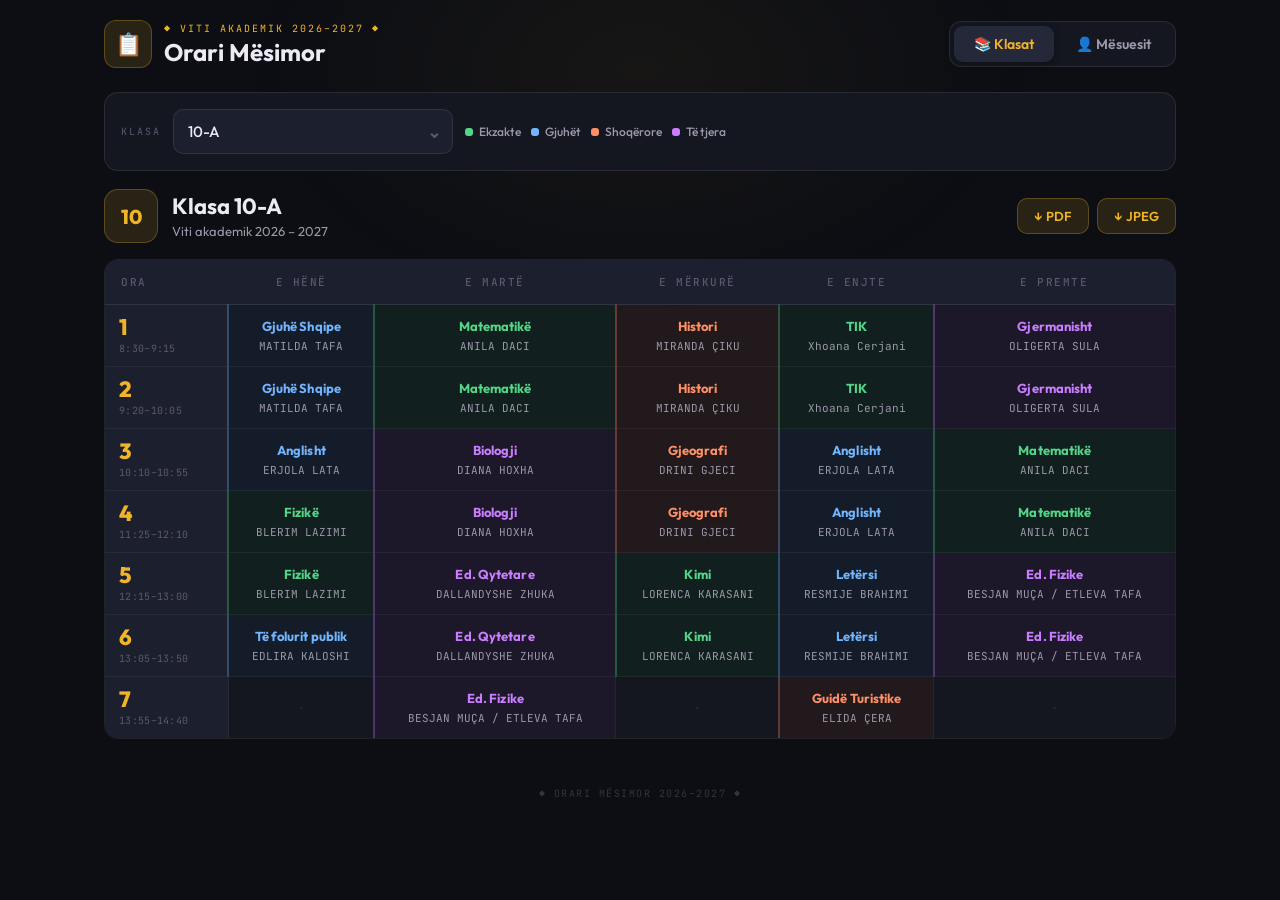
<file: orari_dita.html>
<!DOCTYPE html>
<html lang="sq">
<head>
<meta charset="UTF-8">
<meta name="viewport" content="width=device-width, initial-scale=1.0, maximum-scale=1.0">
<title>Orari Mësimor 2026–2027</title>
<link href="https://fonts.googleapis.com/css2?family=Outfit:wght@300;400;500;600;700;800&family=JetBrains+Mono:wght@400;500&display=swap" rel="stylesheet">
<style>
*,*::before,*::after{box-sizing:border-box;margin:0;padding:0}

:root{
  --bg: #0c0e14;
  --surface: #141720;
  --surface2: #1c1f2d;
  --surface3: #252838;
  --border: rgba(255,255,255,0.09);
  --border2: rgba(255,255,255,0.05);

  --gold: #f0b429;
  --gold-dim: rgba(240,180,41,0.13);
  --gold-glow: rgba(240,180,41,0.28);

  --teal: #38d9d0;
  --teal-dim: rgba(56,217,208,0.11);

  --text: #eceaf4;
  --text-dim: #9b98aa;
  --text-faint: #5a5870;

  --exact: #52d68a;
  --exact-bg: rgba(82,214,138,0.09);
  --exact-border: rgba(82,214,138,0.30);

  --lang: #70b5ff;
  --lang-bg: rgba(112,181,255,0.09);
  --lang-border: rgba(112,181,255,0.30);

  --social: #ff9066;
  --social-bg: rgba(255,144,102,0.09);
  --social-border: rgba(255,144,102,0.30);

  --other: #c97eff;
  --other-bg: rgba(201,126,255,0.09);
  --other-border: rgba(201,126,255,0.30);

  --r: 14px;
  --r-sm: 10px;
}

html{scroll-behavior:smooth}
body{
  font-family:'Outfit',sans-serif;
  background:var(--bg);
  color:var(--text);
  min-height:100vh;
  overflow-x:hidden;
  -webkit-font-smoothing:antialiased;
}

body::before{
  content:'';
  position:fixed;
  top:-20%;left:50%;
  transform:translateX(-50%);
  width:800px;height:500px;
  background:radial-gradient(ellipse,rgba(240,180,41,0.05) 0%,transparent 70%);
  pointer-events:none;z-index:0;
}

.page{
  position:relative;z-index:1;
  max-width:1100px;
  margin:0 auto;
  padding:20px 14px 80px;
}

/* ── Header ── */
.header{margin-bottom:24px;animation:fadeDown 0.5s ease both}
.header-top{
  display:flex;align-items:center;
  justify-content:space-between;
  gap:12px;flex-wrap:wrap;
}
.header-brand{display:flex;align-items:center;gap:12px}
.brand-icon{
  width:48px;height:48px;
  background:var(--gold-dim);
  border:1px solid var(--gold-glow);
  border-radius:12px;
  display:flex;align-items:center;justify-content:center;
  font-size:22px;flex-shrink:0;
}
.brand-year{
  font-size:10px;
  font-family:'JetBrains Mono',monospace;
  color:var(--gold);
  letter-spacing:2px;
  text-transform:uppercase;
  margin-bottom:4px;
}
.brand-title{
  font-size:clamp(17px,4vw,24px);
  font-weight:700;
  color:var(--text);
  line-height:1.1;
}

/* Mode toggle */
.mode-switch{
  display:flex;
  background:var(--surface);
  border:1px solid var(--border);
  border-radius:12px;
  padding:4px;gap:2px;
}
.mode-btn{
  padding:9px 20px;
  border-radius:9px;
  border:none;
  font-family:'Outfit',sans-serif;
  font-size:14px;
  font-weight:600;
  cursor:pointer;
  transition:all 0.2s;
  background:transparent;
  color:var(--text-dim);
  white-space:nowrap;
}
.mode-btn.active{
  background:var(--surface3);
  color:var(--gold);
  box-shadow:0 2px 8px rgba(0,0,0,0.3);
}
.mode-btn.tmode.active{color:var(--teal)}

/* ── Selector card ── */
.selector-card{
  background:var(--surface);
  border:1px solid var(--border);
  border-radius:var(--r);
  padding:16px;
  margin-bottom:18px;
  animation:fadeUp 0.45s 0.05s ease both;
  display:flex;flex-wrap:wrap;
  align-items:center;gap:12px;
}
.selector-label{
  font-size:10px;
  font-family:'JetBrains Mono',monospace;
  color:var(--text-faint);
  letter-spacing:2px;
  text-transform:uppercase;
  white-space:nowrap;
}

.sel-wrap{position:relative;flex:1;min-width:130px;max-width:280px}
.sel-wrap select{
  width:100%;appearance:none;
  background:var(--surface2);
  border:1px solid var(--border);
  border-radius:var(--r-sm);
  color:var(--text);
  font-family:'Outfit',sans-serif;
  font-size:15px;
  font-weight:500;
  padding:12px 38px 12px 14px;
  cursor:pointer;outline:none;
  transition:border-color 0.2s,box-shadow 0.2s;
}
.sel-wrap select:focus{border-color:var(--gold-glow);box-shadow:0 0 0 3px rgba(240,180,41,0.09)}
.sel-wrap.tsel select:focus{border-color:rgba(56,217,208,0.3);box-shadow:0 0 0 3px rgba(56,217,208,0.07)}
.sel-wrap::after{content:'⌄';position:absolute;right:12px;top:50%;transform:translateY(-52%);color:var(--text-faint);font-size:17px;pointer-events:none;font-weight:700}
.sel-wrap select option{background:#1c1f2d}

.search-wrap{position:relative;flex:1;min-width:130px;max-width:240px}
.search-wrap input{
  width:100%;background:var(--surface2);
  border:1px solid var(--border);
  border-radius:var(--r-sm);
  padding:12px 14px 12px 40px;
  color:var(--text);
  font-family:'Outfit',sans-serif;
  font-size:15px;font-weight:500;
  outline:none;transition:border-color 0.2s;
}
.search-wrap input:focus{border-color:rgba(56,217,208,0.3);box-shadow:0 0 0 3px rgba(56,217,208,0.07)}
.search-wrap input::placeholder{color:var(--text-faint)}
.teacher-autocomplete{position:relative;flex:1;min-width:200px;max-width:320px;}
.teacher-autocomplete .search-wrap{max-width:100%;width:100%;}
.teacher-dropdown{position:absolute;top:calc(100% + 6px);left:0;right:0;background:var(--surface2);border:1px solid rgba(56,217,208,0.35);border-radius:var(--r-sm);list-style:none;max-height:260px;overflow-y:auto;z-index:999;box-shadow:0 8px 32px rgba(0,0,0,0.4);display:none;scrollbar-width:thin;scrollbar-color:var(--teal) transparent;}
.teacher-dropdown.open{display:block;}
.teacher-dropdown li{padding:10px 14px;cursor:pointer;font-size:14px;font-weight:500;color:var(--text);border-bottom:1px solid var(--border2);transition:background 0.12s;}
.teacher-dropdown li:last-child{border-bottom:none;}
.teacher-dropdown li:hover,.teacher-dropdown li.active{background:var(--teal-dim);color:var(--teal);}
.teacher-dropdown li mark{background:transparent;color:var(--gold);font-weight:700;}
.search-icon{position:absolute;left:13px;top:50%;transform:translateY(-50%);color:var(--text-faint);font-size:16px;pointer-events:none}

/* Legend */
.legend{display:flex;gap:10px;flex-wrap:wrap;align-items:center}
.leg-item{display:flex;align-items:center;gap:6px;font-size:12px;font-weight:500;color:var(--text-dim)}
.leg-dot{width:8px;height:8px;border-radius:3px;flex-shrink:0}

/* ── Views ── */
.view{display:none}
.view.active{display:block}

/* ── Schedule header ── */
.sch-header{
  display:flex;align-items:center;
  justify-content:space-between;
  margin-bottom:16px;flex-wrap:wrap;gap:10px;
  animation:fadeUp 0.4s 0.1s ease both;
}
.sch-identity{display:flex;align-items:center;gap:14px}
.sch-badge{
  width:54px;height:54px;
  border-radius:14px;
  display:flex;align-items:center;justify-content:center;
  font-size:20px;font-weight:800;flex-shrink:0;
}
.sch-badge.gold{background:var(--gold-dim);border:1px solid var(--gold-glow);color:var(--gold)}
.sch-badge.teal{background:var(--teal-dim);border:1px solid rgba(56,217,208,0.22);color:var(--teal)}
.sch-name{font-size:22px;font-weight:700;color:var(--text);line-height:1.2}
.sch-sub{font-size:13px;color:var(--text-dim);margin-top:3px;font-weight:400}

/* Stats */
.stats-bar{display:flex;gap:8px;flex-wrap:wrap;margin-top:14px}
.stat-pill{
  background:var(--surface);
  border:1px solid var(--border);
  border-radius:10px;
  padding:10px 16px;
  display:flex;align-items:center;gap:10px;
}
.stat-val{font-size:26px;font-weight:800;color:var(--teal);line-height:1}
.stat-lbl{font-size:12px;color:var(--text-faint);font-weight:500;letter-spacing:0.3px}

/* ── Desktop table ── */
.tbl-wrap{
  overflow-x:auto;
  border-radius:var(--r);
  border:1px solid var(--border);
  -webkit-overflow-scrolling:touch;
  animation:fadeUp 0.4s 0.15s ease both;
}
.tbl-wrap.anim{animation:tableIn 0.3s ease both}
table{width:100%;border-collapse:collapse;min-width:560px}
thead th{
  background:var(--surface2);
  color:var(--text-faint);
  font-size:11px;
  font-family:'JetBrains Mono',monospace;
  letter-spacing:1.5px;
  text-transform:uppercase;
  padding:15px 10px;
  text-align:center;
  border-bottom:1px solid var(--border);
  font-weight:500;
}
thead th:first-child{text-align:left;padding-left:16px;min-width:88px}
tbody tr:hover td:not(.brk-td){background:rgba(255,255,255,0.014)}
td{
  padding:0;
  border-bottom:1px solid var(--border2);
  border-right:1px solid var(--border2);
  background:var(--surface);
  vertical-align:middle;
  text-align:center;
  transition:background 0.12s;
}
td:last-child{border-right:none}
tbody tr:last-child td{border-bottom:none}

.ora-td{
  text-align:left;padding:11px 14px;
  min-width:86px;
  background:var(--surface2)!important;
  border-right:1px solid var(--border)!important;
}
.ora-nr{
  font-size:22px;font-weight:800;color:var(--gold);line-height:1;
}
.ora-time{
  font-size:10px;
  font-family:'JetBrains Mono',monospace;
  color:var(--text-faint);
  margin-top:4px;letter-spacing:0.3px;
}

.cell-inner{
  padding:11px 8px;
  display:flex;flex-direction:column;align-items:center;gap:4px;
  min-height:56px;justify-content:center;
}
.cell-subj{font-size:13px;font-weight:700;line-height:1.3;letter-spacing:0.1px}
.cell-info{font-size:11px;font-weight:400;color:var(--text-dim);line-height:1.3;font-family:'JetBrains Mono',monospace}
.cell-empty{color:var(--text-faint);font-size:20px;opacity:.2}

/* Category */
.cat-exact{background:var(--exact-bg)!important;border-left:2px solid var(--exact-border)!important}
.cat-exact .cell-subj,.cat-exact .slot-subj{color:var(--exact)}
.cat-lang{background:var(--lang-bg)!important;border-left:2px solid var(--lang-border)!important}
.cat-lang .cell-subj,.cat-lang .slot-subj{color:var(--lang)}
.cat-social{background:var(--social-bg)!important;border-left:2px solid var(--social-border)!important}
.cat-social .cell-subj,.cat-social .slot-subj{color:var(--social)}
.cat-other{background:var(--other-bg)!important;border-left:2px solid var(--other-border)!important}
.cat-other .cell-subj,.cat-other .slot-subj{color:var(--other)}



/* ── MOBILE CARDS ── */
.mobile-days{display:none}

@media(max-width:640px){
  .tbl-wrap{display:none}
  .mobile-days{display:block;animation:fadeUp 0.4s 0.12s ease both}

  .day-nav{
    display:flex;gap:7px;
    overflow-x:auto;padding:0 0 12px;
    scrollbar-width:none;-webkit-overflow-scrolling:touch;
    margin-bottom:6px;
  }
  .day-nav::-webkit-scrollbar{display:none}
  .day-nav-btn{
    flex-shrink:0;padding:10px 20px;
    border-radius:24px;
    border:1px solid var(--border);
    background:var(--surface);
    color:var(--text-dim);
    font-family:'Outfit',sans-serif;
    font-size:14px;font-weight:600;
    cursor:pointer;transition:all 0.2s;white-space:nowrap;
  }
  .day-nav-btn.active{
    background:var(--gold-dim);
    border-color:var(--gold-glow);
    color:var(--gold);
  }

  .day-panel{display:none}
  .day-panel.active{display:block}

  .slot-row{
    display:flex;align-items:stretch;
    border-bottom:1px solid var(--border2);
    min-height:60px;transition:background 0.12s;
  }
  .slot-row:last-child{border-bottom:none}
  .slot-time{
    width:72px;flex-shrink:0;
    display:flex;flex-direction:column;
    justify-content:center;align-items:center;
    padding:8px 6px;
    background:var(--surface2);
    border-right:1px solid var(--border);
  }
  .slot-nr{
    font-size:22px;font-weight:800;color:var(--gold);line-height:1;
  }
  .slot-t{
    font-size:10px;
    font-family:'JetBrains Mono',monospace;
    color:var(--text-faint);
    margin-top:4px;letter-spacing:0.2px;
    text-align:center;line-height:1.3;
  }
  .slot-cell{
    flex:1;display:flex;flex-direction:column;
    justify-content:center;padding:14px 18px;gap:5px;
    background:var(--surface);
  }
  .slot-cell.empty{opacity:0.3}
  .slot-subj{font-size:17px;font-weight:700;line-height:1.2}
  .slot-info{
    font-size:13px;font-weight:400;color:var(--text-dim);
    font-family:'JetBrains Mono',monospace;letter-spacing:0.2px;
  }

  .day-section-card{
    background:var(--surface);
    border:1px solid var(--border);
    border-radius:var(--r);
    overflow:hidden;margin-bottom:12px;
  }

  /* Mobile adjustments */
  .page{padding:10px 10px 60px}

  /* Header kompakt */
  .header{margin-bottom:10px}
  .header-top{gap:8px;flex-wrap:nowrap;align-items:center}
  .brand-icon{width:34px;height:34px;font-size:16px;border-radius:9px}
  .brand-year{font-size:8px;letter-spacing:1px;margin-bottom:2px}
  .brand-title{font-size:15px}
  .mode-switch{padding:3px;gap:2px}
  .mode-btn{padding:7px 11px;font-size:12px;border-radius:7px}

  /* Selector kompakt */
  .selector-card{padding:9px 10px;gap:8px;margin-bottom:10px;flex-wrap:wrap}
  .selector-label{display:none}
  .sel-wrap{max-width:100%;min-width:0;flex:1 1 120px}
  .sel-wrap select{font-size:14px;padding:9px 32px 9px 11px}
  .search-wrap{max-width:100%;flex:1 1 120px}
  .search-wrap input{font-size:14px;padding:9px 11px 9px 34px}
  .legend{gap:7px}
  .leg-item{font-size:11px}
  .leg-dot{width:7px;height:7px}

  /* Schedule header kompakt */
  .sch-header{margin-bottom:10px}
  .sch-badge{width:38px;height:38px;font-size:15px;border-radius:10px}
  .sch-name{font-size:16px}
  .sch-sub{font-size:11px;margin-top:1px}

  .slot-cell.cat-exact{background:var(--exact-bg);border-left:3px solid var(--exact-border)}
  .slot-cell.cat-lang{background:var(--lang-bg);border-left:3px solid var(--lang-border)}
  .slot-cell.cat-social{background:var(--social-bg);border-left:3px solid var(--social-border)}
  .slot-cell.cat-other{background:var(--other-bg);border-left:3px solid var(--other-border)}
}

@media(min-width:641px){.mobile-days{display:none!important}}

footer{
  text-align:center;margin-top:48px;
  color:var(--text-faint);font-size:10px;
  font-family:'JetBrains Mono',monospace;
  letter-spacing:1.5px;opacity:0.5;
}

@keyframes fadeDown{from{opacity:0;transform:translateY(-14px)}to{opacity:1;transform:translateY(0)}}
@keyframes fadeUp{from{opacity:0;transform:translateY(12px)}to{opacity:1;transform:translateY(0)}}
@keyframes tableIn{from{opacity:0;transform:translateY(6px)}to{opacity:1;transform:translateY(0)}}

.lock-card{background:var(--surface);border:1px solid rgba(56,217,208,0.3);border-radius:var(--r);padding:22px 18px;margin-bottom:18px;text-align:center;display:none;animation:fadeUp .3s ease both}
.lock-card.show{display:block}
.lock-ico{font-size:30px;margin-bottom:6px}
.lock-name{font-size:18px;font-weight:700;margin-bottom:4px}
.lock-sub{font-size:13px;color:var(--text-dim);margin-bottom:14px}
.lock-row{display:flex;gap:8px;justify-content:center;flex-wrap:wrap}
.lock-row input{background:var(--surface2);border:1px solid var(--border);border-radius:var(--r-sm);color:var(--text);font-family:'JetBrains Mono',monospace;font-size:18px;letter-spacing:3px;text-transform:uppercase;text-align:center;padding:11px 14px;width:230px;outline:none}
.lock-row input:focus{border-color:rgba(56,217,208,0.4)}
.lock-row button{background:var(--teal-dim);border:1px solid rgba(56,217,208,.35);color:var(--teal);font-family:'Outfit',sans-serif;font-size:14px;font-weight:700;padding:11px 22px;border-radius:var(--r-sm);cursor:pointer}
.lock-row button:disabled{opacity:.5;cursor:wait}
.lock-err{color:#f87171;font-size:13px;margin-top:10px;min-height:18px}

.dl-actions{display:flex;gap:8px;flex-wrap:wrap}
.dl-actions button{background:var(--gold-dim);border:1px solid var(--gold-glow);color:var(--gold);font-family:'Outfit',sans-serif;font-size:13px;font-weight:600;padding:9px 16px;border-radius:var(--r-sm);cursor:pointer;transition:background .15s}
.dl-actions button:hover{background:rgba(240,180,41,.25)}
.dl-actions button:disabled{opacity:.5;cursor:wait}
</style>
</head>
<body>
<div class="page">

  <div class="header">
    <div class="header-top">
      <div class="header-brand">
        <div class="brand-icon">📋</div>
        <div class="brand-text">
          <div class="brand-year">◆ Viti Akademik 2026–2027 ◆</div>
          <div class="brand-title">Orari Mësimor</div>
        </div>
      </div>
      <div class="mode-switch">
        <button class="mode-btn active" id="btnClass" onclick="switchMode('class')">📚 Klasat</button>
        <button class="mode-btn tmode" id="btnTeacher" onclick="switchMode('teacher')">👤 Mësuesit</button>
      </div>
    </div>
  </div>

  <!-- CLASS VIEW -->
  <div class="view active" id="viewClass">
    <div class="selector-card">
      <span class="selector-label">Klasa</span>
      <div class="sel-wrap">
        <select id="classSelect" onchange="selectClass(this.value)"><optgroup label="Klasa 10">
            <option value="10-A">10-A</option>
            <option value="10-B">10-B</option>
            <option value="10-C">10-C</option>
            <option value="10-D">10-D</option>
            <option value="10-E">10-E</option>
            <option value="10-F">10-F</option>
            <option value="10-G">10-G</option>
            <option value="10-H">10-H</option>
          </optgroup>
          <optgroup label="Klasa 11">
            <option value="11-A">11-A</option>
            <option value="11-B">11-B</option>
            <option value="11-C">11-C</option>
            <option value="11-D">11-D</option>
            <option value="11-E">11-E</option>
            <option value="11-F">11-F</option>
            <option value="11-G">11-G</option>
          </optgroup>
          <optgroup label="Klasa 12">
            <option value="12-A">12-A</option>
            <option value="12-B">12-B</option>
            <option value="12-C">12-C</option>
            <option value="12-D">12-D</option>
            <option value="12-E">12-E</option>
            <option value="12-F">12-F</option>
            <option value="12-G">12-G</option>
          </optgroup></select>
      </div>
      <div class="legend">
        <div class="leg-item"><div class="leg-dot" style="background:var(--exact)"></div>Ekzakte</div>
        <div class="leg-item"><div class="leg-dot" style="background:var(--lang)"></div>Gjuhët</div>
        <div class="leg-item"><div class="leg-dot" style="background:var(--social)"></div>Shoqërore</div>
        <div class="leg-item"><div class="leg-dot" style="background:var(--other)"></div>Të tjera</div>
      </div>
    </div>

    <div class="sch-header">
      <div class="sch-identity">
        <div class="sch-badge gold" id="classNumber">10</div>
        <div>
          <div class="sch-name" id="className">Klasa 10-A</div>
          <div class="sch-sub">Viti akademik 2026 – 2027</div>
        </div>
      </div>
    </div>

    <div class="tbl-wrap" id="classTableWrap">
      <table>
        <thead><tr id="classHead"></tr></thead>
        <tbody id="classBody"></tbody>
      </table>
    </div>
    <div class="mobile-days" id="classMobile"></div>
  </div>

  <!-- TEACHER VIEW -->
  <div class="view" id="viewTeacher">
    <div class="selector-card">
      <span class="selector-label">Mësuesi/ja</span>
      <div class="teacher-autocomplete" id="teacherAutocomplete">
        <div class="search-wrap">
          <span class="search-icon">🔍</span>
          <input type="text" id="teacherSearch" placeholder="Kërko mësuesen..." autocomplete="off"
            oninput="filterTeacherSelect(this.value)"
            onfocus="filterTeacherSelect(this.value)"
            onkeydown="teacherSearchKey(event)">
        </div>
        <ul class="teacher-dropdown" id="teacherDropdown"></ul>
      </div>
      <div class="legend">
        <div class="leg-item"><div class="leg-dot" style="background:var(--exact)"></div>Ekzakte</div>
        <div class="leg-item"><div class="leg-dot" style="background:var(--lang)"></div>Gjuhët</div>
        <div class="leg-item"><div class="leg-dot" style="background:var(--social)"></div>Shoqërore</div>
        <div class="leg-item"><div class="leg-dot" style="background:var(--other)"></div>Të tjera</div>
      </div>
    </div>

    <div class="lock-card" id="teacherLock">
      <div class="lock-ico">&#128274;</div>
      <div class="lock-name" id="lockName"></div>
      <div class="lock-sub">Shkruaj kodin personal që ke marrë nga drejtoria për të parë orarin tënd.</div>
      <div class="lock-row">
        <input type="text" id="lockCode" maxlength="24" placeholder="KODI" autocomplete="off" onkeydown="if(event.key==='Enter')unlockTeacher()">
        <button id="lockBtn" onclick="unlockTeacher()">Hap orarin</button>
      </div>
      <div class="lock-err" id="lockErr"></div>
    </div>

    <div id="teacherScheduleWrap" style="display:none">
      <div class="sch-header">
        <div class="sch-identity">
          <div class="sch-badge teal" id="teacherInitial">AB</div>
          <div>
            <div class="sch-name" id="teacherName">—</div>
            <div class="sch-sub" id="teacherSubjects">—</div>
          </div>
        </div>
      </div>
      <div class="tbl-wrap" id="teacherTableWrap">
        <table>
          <thead><tr id="teacherHead"></tr></thead>
          <tbody id="teacherBody"></tbody>
        </table>
      </div>
      <div class="mobile-days" id="teacherMobile"></div>
      <div class="stats-bar" id="statsBar"></div>
    </div>
  </div>

  <footer>◆ ORARI MËSIMOR 2026–2027 ◆</footer>
</div>
<script>
const CLASS_DATA = {"10-A":{"1":{"1":{"s":"Gjuhë Shqipe","t":"MATILDA TAFA","c":"lang"},"2":{"s":"Gjuhë Shqipe","t":"MATILDA TAFA","c":"lang"},"3":{"s":"Anglisht","t":"ERJOLA LATA","c":"lang"},"4":{"s":"Fizikë","t":"BLERIM LAZIMI","c":"exact"},"5":{"s":"Fizikë","t":"BLERIM LAZIMI","c":"exact"},"6":{"s":"Të folurit publik","t":"EDLIRA KALOSHI","c":"lang"},"7":null},"2":{"1":{"s":"Matematikë","t":"ANILA DACI","c":"exact"},"2":{"s":"Matematikë","t":"ANILA DACI","c":"exact"},"3":{"s":"Biologji","t":"DIANA HOXHA","c":"other"},"4":{"s":"Biologji","t":"DIANA HOXHA","c":"other"},"5":{"s":"Ed. Qytetare","t":"DALLANDYSHE ZHUKA","c":"other"},"6":{"s":"Ed. Qytetare","t":"DALLANDYSHE ZHUKA","c":"other"},"7":{"s":"Ed. Fizike","t":"BESJAN MUÇA / ETLEVA TAFA","c":"other"}},"3":{"1":{"s":"Histori","t":"MIRANDA ÇIKU","c":"social"},"2":{"s":"Histori","t":"MIRANDA ÇIKU","c":"social"},"3":{"s":"Gjeografi","t":"DRINI GJECI","c":"social"},"4":{"s":"Gjeografi","t":"DRINI GJECI","c":"social"},"5":{"s":"Kimi","t":"LORENCA KARASANI","c":"exact"},"6":{"s":"Kimi","t":"LORENCA KARASANI","c":"exact"},"7":null},"4":{"1":{"s":"TIK","t":"Xhoana Cerjani","c":"exact"},"2":{"s":"TIK","t":"Xhoana Cerjani","c":"exact"},"3":{"s":"Anglisht","t":"ERJOLA LATA","c":"lang"},"4":{"s":"Anglisht","t":"ERJOLA LATA","c":"lang"},"5":{"s":"Letërsi","t":"RESMIJE BRAHIMI","c":"lang"},"6":{"s":"Letërsi","t":"RESMIJE BRAHIMI","c":"lang"},"7":{"s":"Guidë Turistike","t":"ELIDA ÇERA","c":"social"}},"5":{"1":{"s":"Gjermanisht","t":"OLIGERTA SULA","c":"other"},"2":{"s":"Gjermanisht","t":"OLIGERTA SULA","c":"other"},"3":{"s":"Matematikë","t":"ANILA DACI","c":"exact"},"4":{"s":"Matematikë","t":"ANILA DACI","c":"exact"},"5":{"s":"Ed. Fizike","t":"BESJAN MUÇA / ETLEVA TAFA","c":"other"},"6":{"s":"Ed. Fizike","t":"BESJAN MUÇA / ETLEVA TAFA","c":"other"},"7":null}},"10-B":{"1":{"1":{"s":"TIK","t":"Xhoana Cerjani","c":"exact"},"2":{"s":"TIK","t":"Xhoana Cerjani","c":"exact"},"3":{"s":"Gjeografi","t":"MARINGLENA SELAMI","c":"social"},"4":{"s":"Gjeografi","t":"MARINGLENA SELAMI","c":"social"},"5":{"s":"Ed. Fizike","t":"BESJAN MUÇA / ETLEVA TAFA","c":"other"},"6":{"s":"Anglisht","t":"MANUSHAQE BRUÇI","c":"lang"},"7":null},"2":{"1":{"s":"Ed. Fizike","t":"BESJAN MUÇA / ETLEVA TAFA","c":"other"},"2":{"s":"Ed. Fizike","t":"BESJAN MUÇA / ETLEVA TAFA","c":"other"},"3":{"s":"Kimi","t":"Emanuela Hoxha","c":"exact"},"4":{"s":"Kimi","t":"Emanuela Hoxha","c":"exact"},"5":{"s":"Ed. Qytetare","t":"VALBONA VRANEZI","c":"other"},"6":{"s":"Ed. Qytetare","t":"VALBONA VRANEZI","c":"other"},"7":{"s":"Të folurit publik","t":"EDLIRA KALOSHI","c":"lang"}},"3":{"1":{"s":"Letërsi","t":"TEFTA NUREDINI","c":"lang"},"2":{"s":"Letërsi","t":"TEFTA NUREDINI","c":"lang"},"3":{"s":"Anglisht","t":"MANUSHAQE BRUÇI","c":"lang"},"4":{"s":"Anglisht","t":"MANUSHAQE BRUÇI","c":"lang"},"5":{"s":"Histori","t":"MARJANA ZEBI","c":"social"},"6":{"s":"Histori","t":"MARJANA ZEBI","c":"social"},"7":null},"4":{"1":{"s":"Gjuhë Shqipe","t":"TEFTA NUREDINI","c":"lang"},"2":{"s":"Gjuhë Shqipe","t":"TEFTA NUREDINI","c":"lang"},"3":{"s":"Matematikë","t":"Denis Lamullari","c":"exact"},"4":{"s":"Matematikë","t":"Denis Lamullari","c":"exact"},"5":{"s":"Gjermanisht","t":"OLIGERTA SULA","c":"other"},"6":{"s":"Gjermanisht","t":"OLIGERTA SULA","c":"other"},"7":{"s":"Guidë Turistike","t":"ZAMIRA ELEZI","c":"social"}},"5":{"1":{"s":"Fizikë","t":"BLERIM LAZIMI","c":"exact"},"2":{"s":"Fizikë","t":"BLERIM LAZIMI","c":"exact"},"3":{"s":"Matematikë","t":"Denis Lamullari","c":"exact"},"4":{"s":"Matematikë","t":"Denis Lamullari","c":"exact"},"5":{"s":"Biologji","t":"VALBONA MUÇA","c":"other"},"6":{"s":"Biologji","t":"VALBONA MUÇA","c":"other"},"7":null}},"10-C":{"1":{"1":{"s":"Ed. Qytetare","t":"ZAMIRA ELEZI","c":"other"},"2":{"s":"Ed. Qytetare","t":"ZAMIRA ELEZI","c":"other"},"3":{"s":"Anglisht","t":"MANUSHAQE BRUÇI","c":"lang"},"4":{"s":"TIK","t":"Xhoana Cerjani","c":"exact"},"5":{"s":"TIK","t":"Xhoana Cerjani","c":"exact"},"6":{"s":"Guidë Turistike","t":"ZAMIRA ELEZI","c":"social"},"7":null},"2":{"1":{"s":"Letërsi","t":"TEFTA NUREDINI","c":"lang"},"2":{"s":"Letërsi","t":"TEFTA NUREDINI","c":"lang"},"3":{"s":"Fizikë","t":"BLERIM LAZIMI","c":"exact"},"4":{"s":"Fizikë","t":"BLERIM LAZIMI","c":"exact"},"5":{"s":"Ed. Fizike","t":"BESJAN MUÇA / ETLEVA TAFA","c":"other"},"6":{"s":"Anglisht","t":"MANUSHAQE BRUÇI","c":"lang"},"7":{"s":"Anglisht","t":"MANUSHAQE BRUÇI","c":"lang"}},"3":{"1":{"s":"Histori","t":"MARJANA ZEBI","c":"social"},"2":{"s":"Histori","t":"MARJANA ZEBI","c":"social"},"3":{"s":"Gjeografi","t":"ZAMIRA ELEZI","c":"social"},"4":{"s":"Gjeografi","t":"ZAMIRA ELEZI","c":"social"},"5":{"s":"Kimi","t":"Emanuela Hoxha","c":"exact"},"6":{"s":"Kimi","t":"Emanuela Hoxha","c":"exact"},"7":null},"4":{"1":{"s":"Matematikë","t":"Denis Lamullari","c":"exact"},"2":{"s":"Matematikë","t":"Denis Lamullari","c":"exact"},"3":{"s":"Gjuhë Shqipe","t":"TEFTA NUREDINI","c":"lang"},"4":{"s":"Gjuhë Shqipe","t":"TEFTA NUREDINI","c":"lang"},"5":{"s":"Të folurit publik","t":"EDLIRA KALOSHI","c":"lang"},"6":{"s":"Arte","t":"Bukurie Tufa","c":"other"},"7":{"s":"Arte","t":"Bukurie Tufa","c":"other"}},"5":{"1":{"s":"Biologji","t":"DONALDA VRANIÇI","c":"other"},"2":{"s":"Biologji","t":"DONALDA VRANIÇI","c":"other"},"3":{"s":"Ed. Fizike","t":"BESJAN MUÇA / ETLEVA TAFA","c":"other"},"4":{"s":"Ed. Fizike","t":"BESJAN MUÇA / ETLEVA TAFA","c":"other"},"5":{"s":"Matematikë","t":"Denis Lamullari","c":"exact"},"6":{"s":"Matematikë","t":"Denis Lamullari","c":"exact"},"7":null}},"10-D":{"1":{"1":{"s":"Histori","t":"MARJANA ZEBI","c":"social"},"2":{"s":"Histori","t":"MARJANA ZEBI","c":"social"},"3":{"s":"Gjeografi","t":"ZAMIRA ELEZI","c":"social"},"4":{"s":"Gjeografi","t":"ZAMIRA ELEZI","c":"social"},"5":{"s":"Anglisht","t":"MANUSHAQE BRUÇI","c":"lang"},"6":{"s":"Ed. Fizike","t":"BESJAN MUÇA / ETLEVA TAFA","c":"other"},"7":null},"2":{"1":{"s":"Kimi","t":"Emanuela Hoxha","c":"exact"},"2":{"s":"Kimi","t":"Emanuela Hoxha","c":"exact"},"3":{"s":"Matematikë","t":"ROALDA DOMAZETI","c":"exact"},"4":{"s":"Matematikë","t":"ROALDA DOMAZETI","c":"exact"},"5":{"s":"Gjuhë Shqipe","t":"JURIDA ZEBI","c":"lang"},"6":{"s":"Gjuhë Shqipe","t":"JURIDA ZEBI","c":"lang"},"7":{"s":"Guidë Turistike","t":"ELIDA ÇERA","c":"social"}},"3":{"1":{"s":"Ed. Qytetare","t":"ZAMIRA ELEZI","c":"other"},"2":{"s":"Ed. Qytetare","t":"ZAMIRA ELEZI","c":"other"},"3":{"s":"Ed. Fizike","t":"BESJAN MUÇA / ETLEVA TAFA","c":"other"},"4":{"s":"Ed. Fizike","t":"BESJAN MUÇA / ETLEVA TAFA","c":"other"},"5":{"s":"Anglisht","t":"MANUSHAQE BRUÇI","c":"lang"},"6":{"s":"Anglisht","t":"MANUSHAQE BRUÇI","c":"lang"},"7":null},"4":{"1":{"s":"Fizikë","t":"BLERIM LAZIMI","c":"exact"},"2":{"s":"Fizikë","t":"BLERIM LAZIMI","c":"exact"},"3":{"s":"Biologji","t":"DONALDA VRANIÇI","c":"other"},"4":{"s":"Biologji","t":"DONALDA VRANIÇI","c":"other"},"5":{"s":"Matematikë","t":"ROALDA DOMAZETI","c":"exact"},"6":{"s":"Matematikë","t":"ROALDA DOMAZETI","c":"exact"},"7":{"s":"Të folurit publik","t":"EDLIRA KALOSHI","c":"lang"}},"5":{"1":{"s":"Letërsi","t":"Bukurie Tufa","c":"lang"},"2":{"s":"Letërsi","t":"Bukurie Tufa","c":"lang"},"3":{"s":"Gjermanisht","t":"OLIGERTA SULA","c":"other"},"4":{"s":"Gjermanisht","t":"OLIGERTA SULA","c":"other"},"5":{"s":"TIK","t":"Dorina Selmani","c":"exact"},"6":{"s":"TIK","t":"Dorina Selmani","c":"exact"},"7":null}},"10-E":{"1":{"1":{"s":"Ed. Qytetare","t":"ESMERALDA LUSHA","c":"other"},"2":{"s":"Ed. Qytetare","t":"ESMERALDA LUSHA","c":"other"},"3":{"s":"Histori","t":"MARJANA ZEBI","c":"social"},"4":{"s":"Histori","t":"MARJANA ZEBI","c":"social"},"5":{"s":"Gjuhë Shqipe","t":"ERLIND KAMBERI","c":"lang"},"6":{"s":"Gjuhë Shqipe","t":"ERLIND KAMBERI","c":"lang"},"7":null},"2":{"1":{"s":"Fizikë","t":"BLERIM LAZIMI","c":"exact"},"2":{"s":"Fizikë","t":"BLERIM LAZIMI","c":"exact"},"3":{"s":"Ed. Fizike","t":"BESJAN MUÇA / ETLEVA TAFA","c":"other"},"4":{"s":"Matematikë","t":"ERIOLA ÇELA","c":"exact"},"5":{"s":"Matematikë","t":"ERIOLA ÇELA","c":"exact"},"6":{"s":"TIK","t":"Dorina Selmani","c":"exact"},"7":{"s":"TIK","t":"Dorina Selmani","c":"exact"}},"3":{"1":{"s":"Ed. Fizike","t":"BESJAN MUÇA / ETLEVA TAFA","c":"other"},"2":{"s":"Ed. Fizike","t":"BESJAN MUÇA / ETLEVA TAFA","c":"other"},"3":{"s":"Gjermanisht","t":"OLIGERTA SULA","c":"other"},"4":{"s":"Gjermanisht","t":"OLIGERTA SULA","c":"other"},"5":{"s":"Matematikë","t":"ERIOLA ÇELA","c":"exact"},"6":{"s":"Matematikë","t":"ERIOLA ÇELA","c":"exact"},"7":null},"4":{"1":{"s":"Biologji","t":"VALBONA MUÇA","c":"other"},"2":{"s":"Biologji","t":"VALBONA MUÇA","c":"other"},"3":{"s":"Kimi","t":"Emanuela Hoxha","c":"exact"},"4":{"s":"Kimi","t":"Emanuela Hoxha","c":"exact"},"5":{"s":"Anglisht","t":"Beliza Tomçini","c":"lang"},"6":{"s":"Anglisht","t":"Beliza Tomçini","c":"lang"},"7":{"s":"Të folurit publik","t":"ELIDA RUÇI","c":"lang"}},"5":{"1":{"s":"Letërsi","t":"ERLIND KAMBERI","c":"lang"},"2":{"s":"Letërsi","t":"ERLIND KAMBERI","c":"lang"},"3":{"s":"Anglisht","t":"Beliza Tomçini","c":"lang"},"4":{"s":"Gjeografi","t":"ZAMIRA ELEZI","c":"social"},"5":{"s":"Gjeografi","t":"ZAMIRA ELEZI","c":"social"},"6":{"s":"Guidë Turistike","t":"ELIDA ÇERA","c":"social"},"7":null}},"10-F":{"1":{"1":{"s":"Matematikë","t":"Denis Lamullari","c":"exact"},"2":{"s":"Matematikë","t":"Denis Lamullari","c":"exact"},"3":{"s":"Histori","t":"DALLANDYSHE ZHUKA","c":"social"},"4":{"s":"Histori","t":"DALLANDYSHE ZHUKA","c":"social"},"5":{"s":"Letërsi","t":"RESMIJE BRAHIMI","c":"lang"},"6":{"s":"Letërsi","t":"RESMIJE BRAHIMI","c":"lang"},"7":null},"2":{"1":{"s":"Anglisht","t":"ERJOLA LATA","c":"lang"},"2":{"s":"Matematikë","t":"Denis Lamullari","c":"exact"},"3":{"s":"Matematikë","t":"Denis Lamullari","c":"exact"},"4":{"s":"Ed. Qytetare","t":"ELIDA ÇERA","c":"other"},"5":{"s":"Ed. Qytetare","t":"ELIDA ÇERA","c":"other"},"6":{"s":"Guidë Turistike","t":"ELIDA ÇERA","c":"social"},"7":{"s":"Të folurit publik","t":"ELIDA RUÇI","c":"lang"}},"3":{"1":{"s":"Fizikë","t":"BLERIM LAZIMI","c":"exact"},"2":{"s":"Fizikë","t":"BLERIM LAZIMI","c":"exact"},"3":{"s":"Biologji","t":"DIANA HOXHA","c":"other"},"4":{"s":"Biologji","t":"DIANA HOXHA","c":"other"},"5":{"s":"Ed. Fizike","t":"BESJAN MUÇA / YLBER MUÇA","c":"other"},"6":{"s":"Ed. Fizike","t":"BESJAN MUÇA / YLBER MUÇA","c":"other"},"7":null},"4":{"1":{"s":"Kimi","t":"Gjuziana Hoxha","c":"exact"},"2":{"s":"Kimi","t":"Gjuziana Hoxha","c":"exact"},"3":{"s":"Gjeografi","t":"ZAMIRA ELEZI","c":"social"},"4":{"s":"Gjeografi","t":"ZAMIRA ELEZI","c":"social"},"5":{"s":"Ed. Fizike","t":"BESJAN MUÇA / YLBER MUÇA","c":"other"},"6":{"s":"TIK","t":"Dorina Selmani","c":"exact"},"7":{"s":"TIK","t":"Dorina Selmani","c":"exact"}},"5":{"1":{"s":"Anglisht","t":"ERJOLA LATA","c":"lang"},"2":{"s":"Anglisht","t":"ERJOLA LATA","c":"lang"},"3":{"s":"Gjuhë Shqipe","t":"RESMIJE BRAHIMI","c":"lang"},"4":{"s":"Gjuhë Shqipe","t":"RESMIJE BRAHIMI","c":"lang"},"5":{"s":"Gjermanisht","t":"OLIGERTA SULA","c":"other"},"6":{"s":"Gjermanisht","t":"OLIGERTA SULA","c":"other"},"7":null}},"10-G":{"1":{"1":{"s":"Matematikë","t":"ERIOLA ÇELA","c":"exact"},"2":{"s":"Matematikë","t":"ERIOLA ÇELA","c":"exact"},"3":{"s":"Ed. Fizike","t":"BESJAN MUÇA / YLBER MUÇA","c":"other"},"4":{"s":"Ed. Fizike","t":"BESJAN MUÇA / YLBER MUÇA","c":"other"},"5":{"s":"Biologji","t":"VALBONA MUÇA","c":"other"},"6":{"s":"Biologji","t":"VALBONA MUÇA","c":"other"},"7":null},"2":{"1":{"s":"Histori","t":"DALLANDYSHE ZHUKA","c":"social"},"2":{"s":"Histori","t":"DALLANDYSHE ZHUKA","c":"social"},"3":{"s":"Anglisht","t":"Beliza Tomçini","c":"lang"},"4":{"s":"Gjeografi","t":"MARINGLENA SELAMI","c":"social"},"5":{"s":"Gjeografi","t":"MARINGLENA SELAMI","c":"social"},"6":{"s":"Arte","t":"Bukurie Tufa","c":"other"},"7":{"s":"Arte","t":"Bukurie Tufa","c":"other"}},"3":{"1":{"s":"Letërsi","t":"ERLIND KAMBERI","c":"lang"},"2":{"s":"Letërsi","t":"ERLIND KAMBERI","c":"lang"},"3":{"s":"Matematikë","t":"ERIOLA ÇELA","c":"exact"},"4":{"s":"Matematikë","t":"ERIOLA ÇELA","c":"exact"},"5":{"s":"Anglisht","t":"Beliza Tomçini","c":"lang"},"6":{"s":"Anglisht","t":"Beliza Tomçini","c":"lang"},"7":null},"4":{"1":{"s":"Gjuhë Shqipe","t":"ERLIND KAMBERI","c":"lang"},"2":{"s":"Gjuhë Shqipe","t":"ERLIND KAMBERI","c":"lang"},"3":{"s":"Ed. Fizike","t":"BESJAN MUÇA / YLBER MUÇA","c":"other"},"4":{"s":"TIK","t":"Dorina Selmani","c":"exact"},"5":{"s":"TIK","t":"Dorina Selmani","c":"exact"},"6":{"s":"Guidë Turistike","t":"ZAMIRA ELEZI","c":"social"},"7":{"s":"Të folurit publik","t":"TENEDA TOÇI","c":"lang"}},"5":{"1":{"s":"Ed. Qytetare","t":"ESMERALDA LUSHA","c":"other"},"2":{"s":"Ed. Qytetare","t":"ESMERALDA LUSHA","c":"other"},"3":{"s":"Kimi","t":"Emanuela Hoxha","c":"exact"},"4":{"s":"Kimi","t":"Emanuela Hoxha","c":"exact"},"5":{"s":"Fizikë","t":"ROALDA DOMAZETI","c":"exact"},"6":{"s":"Fizikë","t":"ROALDA DOMAZETI","c":"exact"},"7":null}},"10-H":{"1":{"1":{"s":"Kimi","t":"Emanuela Hoxha","c":"exact"},"2":{"s":"Kimi","t":"Emanuela Hoxha","c":"exact"},"3":{"s":"Matematikë","t":"ERIOLA ÇELA","c":"exact"},"4":{"s":"Matematikë","t":"ERIOLA ÇELA","c":"exact"},"5":{"s":"Biologji","t":"DONALDA VRANIÇI","c":"other"},"6":{"s":"Biologji","t":"DONALDA VRANIÇI","c":"other"},"7":null},"2":{"1":{"s":"Ed. Fizike","t":"ARMEND MURRJA / YLBER MUÇA","c":"other"},"2":{"s":"Ed. Fizike","t":"ARMEND MURRJA / YLBER MUÇA","c":"other"},"3":{"s":"TIK","t":"Dorina Selmani","c":"exact"},"4":{"s":"TIK","t":"Dorina Selmani","c":"exact"},"5":{"s":"Letërsi","t":"ERLIND KAMBERI","c":"lang"},"6":{"s":"Letërsi","t":"ERLIND KAMBERI","c":"lang"},"7":{"s":"Guidë Turistike","t":"ZAMIRA ELEZI","c":"social"}},"3":{"1":{"s":"Gjermanisht","t":"OLIGERTA SULA","c":"other"},"2":{"s":"Gjermanisht","t":"OLIGERTA SULA","c":"other"},"3":{"s":"Ed. Fizike","t":"ARMEND MURRJA / YLBER MUÇA","c":"other"},"4":{"s":"Fizikë","t":"ROALDA DOMAZETI","c":"exact"},"5":{"s":"Fizikë","t":"ROALDA DOMAZETI","c":"exact"},"6":{"s":"Të folurit publik","t":"TENEDA TOÇI","c":"lang"},"7":null},"4":{"1":{"s":"Anglisht","t":"ERJOLA LATA","c":"lang"},"2":{"s":"Histori","t":"DALLANDYSHE ZHUKA","c":"social"},"3":{"s":"Histori","t":"DALLANDYSHE ZHUKA","c":"social"},"4":{"s":"Matematikë","t":"ERIOLA ÇELA","c":"exact"},"5":{"s":"Matematikë","t":"ERIOLA ÇELA","c":"exact"},"6":{"s":"Ed. Qytetare","t":"ESMERALDA LUSHA","c":"other"},"7":{"s":"Ed. Qytetare","t":"ESMERALDA LUSHA","c":"other"}},"5":{"1":{"s":"Gjeografi","t":"ZAMIRA ELEZI","c":"social"},"2":{"s":"Gjeografi","t":"ZAMIRA ELEZI","c":"social"},"3":{"s":"Anglisht","t":"ERJOLA LATA","c":"lang"},"4":{"s":"Anglisht","t":"ERJOLA LATA","c":"lang"},"5":{"s":"Gjuhë Shqipe","t":"ERLIND KAMBERI","c":"lang"},"6":{"s":"Gjuhë Shqipe","t":"ERLIND KAMBERI","c":"lang"},"7":null}},"11-A":{"1":{"1":{"s":"Gjuhë Shqipe","t":"FATMIR PACI","c":"lang"},"2":{"s":"Gjuhë Shqipe","t":"FATMIR PACI","c":"lang"},"3":{"s":"Matematikë","t":"ANILA DACI","c":"exact"},"4":{"s":"Matematikë","t":"ANILA DACI","c":"exact"},"5":{"s":"Ed. Fizike","t":"ARMEND MURRJA / KLODIANA JASHARI","c":"other"},"6":{"s":"PPU","t":"NATASHA XHEMBULLA","c":"social"},"7":null},"2":{"1":{"s":"Arte","t":"Bukurie Tufa","c":"other"},"2":{"s":"Arte","t":"Bukurie Tufa","c":"other"},"3":{"s":"Biologji","t":"DONALDA VRANIÇI","c":"other"},"4":{"s":"Biologji","t":"DONALDA VRANIÇI","c":"other"},"5":{"s":"Filozofi","t":"ILDA GROSHA","c":"social"},"6":{"s":"Filozofi","t":"ILDA GROSHA","c":"social"},"7":{"s":"Anglisht","t":"ALBINA SHAHU","c":"lang"}},"3":{"1":{"s":"Histori","t":"ESMERALDA LUSHA","c":"social"},"2":{"s":"Histori","t":"ESMERALDA LUSHA","c":"social"},"3":{"s":"Kimi","t":"Gjuziana Hoxha","c":"exact"},"4":{"s":"Kimi","t":"Gjuziana Hoxha","c":"exact"},"5":{"s":"Ed. Fizike","t":"ARMEND MURRJA / KLODIANA JASHARI","c":"other"},"6":{"s":"Ed. Fizike","t":"ARMEND MURRJA / KLODIANA JASHARI","c":"other"},"7":null},"4":{"1":{"s":"Letërsi","t":"FATMIR PACI","c":"lang"},"2":{"s":"Letërsi","t":"FATMIR PACI","c":"lang"},"3":{"s":"Matematikë","t":"ANILA DACI","c":"exact"},"4":{"s":"Matematikë","t":"ANILA DACI","c":"exact"},"5":{"s":"Anglisht","t":"ALBINA SHAHU","c":"lang"},"6":{"s":"Anglisht","t":"ALBINA SHAHU","c":"lang"},"7":null},"5":{"1":{"s":"Gjeografi","t":"ELIDA ÇERA","c":"social"},"2":{"s":"Gjeografi","t":"ELIDA ÇERA","c":"social"},"3":{"s":"Fizikë","t":"ROVENA KIÇI","c":"exact"},"4":{"s":"Fizikë","t":"ROVENA KIÇI","c":"exact"},"5":{"s":"TIK (zgj.)","t":"ERIOLA ÇELA","c":"exact"},"6":{"s":"TIK (zgj.)","t":"ERIOLA ÇELA","c":"exact"},"7":null}},"11-B":{"1":{"1":{"s":"Biologji","t":"DIANA HOXHA","c":"other"},"2":{"s":"Biologji","t":"DIANA HOXHA","c":"other"},"3":{"s":"Anglisht","t":"ALBINA SHAHU","c":"lang"},"4":{"s":"Anglisht","t":"ALBINA SHAHU","c":"lang"},"5":{"s":"Matematikë","t":"ANILA DACI","c":"exact"},"6":{"s":"Matematikë","t":"ANILA DACI","c":"exact"},"7":null},"2":{"1":{"s":"TIK (zgj.)","t":"Xhoana Cerjani","c":"exact"},"2":{"s":"TIK (zgj.)","t":"Xhoana Cerjani","c":"exact"},"3":{"s":"Anglisht","t":"ALBINA SHAHU","c":"lang"},"4":{"s":"Gjermanisht","t":"OLIGERTA SULA","c":"other"},"5":{"s":"Gjermanisht","t":"OLIGERTA SULA","c":"other"},"6":{"s":"Histori","t":"ESMERALDA LUSHA","c":"social"},"7":{"s":"Histori","t":"ESMERALDA LUSHA","c":"social"}},"3":{"1":{"s":"Letërsi","t":"FATMIR PACI","c":"lang"},"2":{"s":"Letërsi","t":"FATMIR PACI","c":"lang"},"3":{"s":"Ed. Fizike","t":"Ervin Lleshi / KLODIANA JASHARI","c":"other"},"4":{"s":"Matematikë","t":"ANILA DACI","c":"exact"},"5":{"s":"Matematikë","t":"ANILA DACI","c":"exact"},"6":{"s":"PPU","t":"NATASHA XHEMBULLA","c":"social"},"7":null},"4":{"1":{"s":"Gjeografi","t":"ELIDA ÇERA","c":"social"},"2":{"s":"Gjeografi","t":"ELIDA ÇERA","c":"social"},"3":{"s":"Filozofi","t":"PREMTIM SHEHI","c":"social"},"4":{"s":"Filozofi","t":"PREMTIM SHEHI","c":"social"},"5":{"s":"Kimi","t":"Gjuziana Hoxha","c":"exact"},"6":{"s":"Kimi","t":"Gjuziana Hoxha","c":"exact"},"7":null},"5":{"1":{"s":"Gjuhë Shqipe","t":"FATMIR PACI","c":"lang"},"2":{"s":"Gjuhë Shqipe","t":"FATMIR PACI","c":"lang"},"3":{"s":"Ed. Fizike","t":"Ervin Lleshi / KLODIANA JASHARI","c":"other"},"4":{"s":"Ed. Fizike","t":"Ervin Lleshi / KLODIANA JASHARI","c":"other"},"5":{"s":"Fizikë","t":"ROVENA KIÇI","c":"exact"},"6":{"s":"Fizikë","t":"ROVENA KIÇI","c":"exact"},"7":null}},"11-C":{"1":{"1":{"s":"Anglisht","t":"ERJOLA LATA","c":"lang"},"2":{"s":"Anglisht","t":"ERJOLA LATA","c":"lang"},"3":{"s":"Ed. Fizike","t":"ARMEND MURRJA / KLODIANA JASHARI","c":"other"},"4":{"s":"Ed. Fizike","t":"ARMEND MURRJA / KLODIANA JASHARI","c":"other"},"5":{"s":"Gjeografi","t":"MARINGLENA SELAMI","c":"social"},"6":{"s":"Gjeografi","t":"MARINGLENA SELAMI","c":"social"},"7":null},"2":{"1":{"s":"Letërsi","t":"FATMIR PACI","c":"lang"},"2":{"s":"Letërsi","t":"FATMIR PACI","c":"lang"},"3":{"s":"Anglisht","t":"ERJOLA LATA","c":"lang"},"4":{"s":"Fizikë","t":"ROVENA KIÇI","c":"exact"},"5":{"s":"Fizikë","t":"ROVENA KIÇI","c":"exact"},"6":{"s":"Gjermanisht","t":"OLIGERTA SULA","c":"other"},"7":{"s":"Gjermanisht","t":"OLIGERTA SULA","c":"other"}},"3":{"1":{"s":"Kimi","t":"Emanuela Hoxha","c":"exact"},"2":{"s":"Kimi","t":"Emanuela Hoxha","c":"exact"},"3":{"s":"Histori","t":"MIRANDA ÇIKU","c":"social"},"4":{"s":"Histori","t":"MIRANDA ÇIKU","c":"social"},"5":{"s":"Filozofi","t":"PREMTIM SHEHI","c":"social"},"6":{"s":"Filozofi","t":"PREMTIM SHEHI","c":"social"},"7":null},"4":{"1":{"s":"Matematikë","t":"ANILA DACI","c":"exact"},"2":{"s":"Matematikë","t":"ANILA DACI","c":"exact"},"3":{"s":"TIK (zgj.)","t":"Xhoana Cerjani","c":"exact"},"4":{"s":"TIK (zgj.)","t":"Xhoana Cerjani","c":"exact"},"5":{"s":"Biologji","t":"DIANA HOXHA","c":"other"},"6":{"s":"Biologji","t":"DIANA HOXHA","c":"other"},"7":null},"5":{"1":{"s":"Matematikë","t":"ANILA DACI","c":"exact"},"2":{"s":"Matematikë","t":"ANILA DACI","c":"exact"},"3":{"s":"Gjuhë Shqipe","t":"JURIDA ZEBI","c":"lang"},"4":{"s":"Gjuhë Shqipe","t":"JURIDA ZEBI","c":"lang"},"5":{"s":"Ed. Fizike","t":"ARMEND MURRJA / KLODIANA JASHARI","c":"other"},"6":{"s":"PPU","t":"NATASHA XHEMBULLA","c":"social"},"7":null}},"11-D":{"1":{"1":{"s":"Matematikë","t":"RABAXHAN PILAFI","c":"exact"},"2":{"s":"Matematikë","t":"RABAXHAN PILAFI","c":"exact"},"3":{"s":"Gjermanisht","t":"OLIGERTA SULA","c":"other"},"4":{"s":"Gjermanisht","t":"OLIGERTA SULA","c":"other"},"5":{"s":"Anglisht","t":"Beliza Tomçini","c":"lang"},"6":{"s":"Anglisht","t":"Beliza Tomçini","c":"lang"},"7":null},"2":{"1":{"s":"Kimi","t":"Gjuziana Hoxha","c":"exact"},"2":{"s":"Kimi","t":"Gjuziana Hoxha","c":"exact"},"3":{"s":"Ed. Fizike","t":"ARMEND MURRJA / KLODIANA JASHARI","c":"other"},"4":{"s":"Ed. Fizike","t":"ARMEND MURRJA / KLODIANA JASHARI","c":"other"},"5":{"s":"Filozofi","t":"ENADA HODA","c":"social"},"6":{"s":"Filozofi","t":"ENADA HODA","c":"social"},"7":null},"3":{"1":{"s":"Matematikë","t":"RABAXHAN PILAFI","c":"exact"},"2":{"s":"Matematikë","t":"RABAXHAN PILAFI","c":"exact"},"3":{"s":"Fizikë","t":"ROVENA KIÇI","c":"exact"},"4":{"s":"Fizikë","t":"ROVENA KIÇI","c":"exact"},"5":{"s":"Gjuhë Shqipe","t":"MATILDA TAFA","c":"lang"},"6":{"s":"Gjuhë Shqipe","t":"MATILDA TAFA","c":"lang"},"7":null},"4":{"1":{"s":"Letërsi","t":"MATILDA TAFA","c":"lang"},"2":{"s":"Letërsi","t":"MATILDA TAFA","c":"lang"},"3":{"s":"Biologji","t":"DIANA HOXHA","c":"other"},"4":{"s":"Biologji","t":"DIANA HOXHA","c":"other"},"5":{"s":"Gjeografi","t":"MARINGLENA SELAMI","c":"social"},"6":{"s":"Gjeografi","t":"MARINGLENA SELAMI","c":"social"},"7":{"s":"PPU","t":"Beliza Tomçini","c":"social"}},"5":{"1":{"s":"TIK (zgj.)","t":"ERIOLA ÇELA","c":"exact"},"2":{"s":"TIK (zgj.)","t":"ERIOLA ÇELA","c":"exact"},"3":{"s":"Histori","t":"ESMERALDA LUSHA","c":"social"},"4":{"s":"Histori","t":"ESMERALDA LUSHA","c":"social"},"5":{"s":"Anglisht","t":"Beliza Tomçini","c":"lang"},"6":{"s":"Ed. Fizike","t":"ARMEND MURRJA / KLODIANA JASHARI","c":"other"},"7":null}},"11-E":{"1":{"1":{"s":"Gjermanisht","t":"OLIGERTA SULA","c":"other"},"2":{"s":"Gjermanisht","t":"OLIGERTA SULA","c":"other"},"3":{"s":"Biologji","t":"DIANA HOXHA","c":"other"},"4":{"s":"Biologji","t":"DIANA HOXHA","c":"other"},"5":{"s":"Gjuhë Shqipe","t":"MATILDA TAFA","c":"lang"},"6":{"s":"Gjuhë Shqipe","t":"MATILDA TAFA","c":"lang"},"7":null},"2":{"1":{"s":"Histori","t":"ESMERALDA LUSHA","c":"social"},"2":{"s":"Histori","t":"ESMERALDA LUSHA","c":"social"},"3":{"s":"Matematikë","t":"ANILA DACI","c":"exact"},"4":{"s":"Matematikë","t":"ANILA DACI","c":"exact"},"5":{"s":"Ed. Fizike","t":"ARMEND MURRJA / KLODIANA JASHARI","c":"other"},"6":{"s":"PPU","t":"MIRJAN RAZA","c":"social"},"7":null},"3":{"1":{"s":"Matematikë","t":"ANILA DACI","c":"exact"},"2":{"s":"Matematikë","t":"ANILA DACI","c":"exact"},"3":{"s":"Letërsi","t":"RESMIJE BRAHIMI","c":"lang"},"4":{"s":"Letërsi","t":"RESMIJE BRAHIMI","c":"lang"},"5":{"s":"Filozofi","t":"ILDA GROSHA","c":"social"},"6":{"s":"Filozofi","t":"ILDA GROSHA","c":"social"},"7":null},"4":{"1":{"s":"Kimi","t":"Emanuela Hoxha","c":"exact"},"2":{"s":"Kimi","t":"Emanuela Hoxha","c":"exact"},"3":{"s":"Fizikë","t":"ROVENA KIÇI","c":"exact"},"4":{"s":"Fizikë","t":"ROVENA KIÇI","c":"exact"},"5":{"s":"Ed. Fizike","t":"ARMEND MURRJA / KLODIANA JASHARI","c":"other"},"6":{"s":"Ed. Fizike","t":"ARMEND MURRJA / KLODIANA JASHARI","c":"other"},"7":{"s":"Anglisht","t":"ALBINA SHAHU","c":"lang"}},"5":{"1":{"s":"TIK (zgj.)","t":"Dorina Selmani","c":"exact"},"2":{"s":"TIK (zgj.)","t":"Dorina Selmani","c":"exact"},"3":{"s":"Gjeografi","t":"ELIDA ÇERA","c":"social"},"4":{"s":"Gjeografi","t":"ELIDA ÇERA","c":"social"},"5":{"s":"Anglisht","t":"ALBINA SHAHU","c":"lang"},"6":{"s":"Anglisht","t":"ALBINA SHAHU","c":"lang"},"7":null}},"11-F":{"1":{"1":{"s":"Biologji","t":"DONALDA VRANIÇI","c":"other"},"2":{"s":"Biologji","t":"DONALDA VRANIÇI","c":"other"},"3":{"s":"Histori","t":"ESMERALDA LUSHA","c":"social"},"4":{"s":"Histori","t":"ESMERALDA LUSHA","c":"social"},"5":{"s":"TIK (zgj.)","t":"Dorina Selmani","c":"exact"},"6":{"s":"TIK (zgj.)","t":"Dorina Selmani","c":"exact"},"7":null},"2":{"1":{"s":"Letërsi","t":"MATILDA TAFA","c":"lang"},"2":{"s":"Letërsi","t":"MATILDA TAFA","c":"lang"},"3":{"s":"Filozofi","t":"ILDA GROSHA","c":"social"},"4":{"s":"Filozofi","t":"ILDA GROSHA","c":"social"},"5":{"s":"Anglisht","t":"ALBINA SHAHU","c":"lang"},"6":{"s":"Ed. Fizike","t":"Ervin Lleshi / KLODIANA JASHARI","c":"other"},"7":{"s":"PPU","t":"MIRJAN RAZA","c":"social"}},"3":{"1":{"s":"Gjeografi","t":"ELIDA ÇERA","c":"social"},"2":{"s":"Gjeografi","t":"ELIDA ÇERA","c":"social"},"3":{"s":"Matematikë","t":"RABAXHAN PILAFI","c":"exact"},"4":{"s":"Matematikë","t":"RABAXHAN PILAFI","c":"exact"},"5":{"s":"Anglisht","t":"ALBINA SHAHU","c":"lang"},"6":{"s":"Anglisht","t":"ALBINA SHAHU","c":"lang"},"7":null},"4":{"1":{"s":"Gjermanisht","t":"OLIGERTA SULA","c":"other"},"2":{"s":"Gjermanisht","t":"OLIGERTA SULA","c":"other"},"3":{"s":"Ed. Fizike","t":"Ervin Lleshi / KLODIANA JASHARI","c":"other"},"4":{"s":"Ed. Fizike","t":"Ervin Lleshi / KLODIANA JASHARI","c":"other"},"5":{"s":"Fizikë","t":"ROVENA KIÇI","c":"exact"},"6":{"s":"Fizikë","t":"ROVENA KIÇI","c":"exact"},"7":null},"5":{"1":{"s":"Matematikë","t":"RABAXHAN PILAFI","c":"exact"},"2":{"s":"Matematikë","t":"RABAXHAN PILAFI","c":"exact"},"3":{"s":"Gjuhë Shqipe","t":"MATILDA TAFA","c":"lang"},"4":{"s":"Gjuhë Shqipe","t":"MATILDA TAFA","c":"lang"},"5":{"s":"Kimi","t":"Emanuela Hoxha","c":"exact"},"6":{"s":"Kimi","t":"Emanuela Hoxha","c":"exact"},"7":null}},"11-G":{"1":{"1":{"s":"Biologji","t":"VALBONA MUÇA","c":"other"},"2":{"s":"Biologji","t":"VALBONA MUÇA","c":"other"},"3":{"s":"Anglisht","t":"Beliza Tomçini","c":"lang"},"4":{"s":"Anglisht","t":"Beliza Tomçini","c":"lang"},"5":{"s":"Gjuhë Shqipe","t":"Bukurie Tufa","c":"lang"},"6":{"s":"Gjuhë Shqipe","t":"Bukurie Tufa","c":"lang"},"7":null},"2":{"1":{"s":"Matematikë","t":"RABAXHAN PILAFI","c":"exact"},"2":{"s":"Matematikë","t":"RABAXHAN PILAFI","c":"exact"},"3":{"s":"Kimi","t":"Gjuziana Hoxha","c":"exact"},"4":{"s":"Kimi","t":"Gjuziana Hoxha","c":"exact"},"5":{"s":"Anglisht","t":"Beliza Tomçini","c":"lang"},"6":{"s":"PPU","t":"Beliza Tomçini","c":"social"},"7":null},"3":{"1":{"s":"TIK (zgj.)","t":"Dorina Selmani","c":"exact"},"2":{"s":"TIK (zgj.)","t":"Dorina Selmani","c":"exact"},"3":{"s":"Histori","t":"ESMERALDA LUSHA","c":"social"},"4":{"s":"Histori","t":"ESMERALDA LUSHA","c":"social"},"5":{"s":"Fizikë","t":"ROVENA KIÇI","c":"exact"},"6":{"s":"Fizikë","t":"ROVENA KIÇI","c":"exact"},"7":null},"4":{"1":{"s":"Matematikë","t":"RABAXHAN PILAFI","c":"exact"},"2":{"s":"Matematikë","t":"RABAXHAN PILAFI","c":"exact"},"3":{"s":"Arte","t":"Bukurie Tufa","c":"other"},"4":{"s":"Arte","t":"Bukurie Tufa","c":"other"},"5":{"s":"Gjeografi","t":"ELIDA ÇERA","c":"social"},"6":{"s":"Gjeografi","t":"ELIDA ÇERA","c":"social"},"7":{"s":"Ed. Fizike","t":"ARMEND MURRJA / Ervin Lleshi","c":"other"}},"5":{"1":{"s":"Ed. Fizike","t":"ARMEND MURRJA / Ervin Lleshi","c":"other"},"2":{"s":"Ed. Fizike","t":"ARMEND MURRJA / Ervin Lleshi","c":"other"},"3":{"s":"Letërsi","t":"Bukurie Tufa","c":"lang"},"4":{"s":"Letërsi","t":"Bukurie Tufa","c":"lang"},"5":{"s":"Filozofi","t":"ENADA HODA","c":"social"},"6":{"s":"Filozofi","t":"ENADA HODA","c":"social"},"7":null}},"12-A":{"1":{"1":{"s":"Gjeografi","t":"VALBONA VRANEZI","c":"social"},"2":{"s":"Gjeografi","t":"VALBONA VRANEZI","c":"social"},"3":{"s":"Matematikë","t":"Denis Lamullari","c":"exact"},"4":{"s":"Matematikë","t":"Denis Lamullari","c":"exact"},"5":{"s":"Psikologji","t":"ENADA HODA","c":"other"},"6":{"s":"Psikologji","t":"ENADA HODA","c":"other"},"7":null},"2":{"1":{"s":"Ed. Fizike","t":"MIRJAN RAZA / RIZA CIBAKU","c":"other"},"2":{"s":"Histori","t":"PREMTIM SHEHI","c":"social"},"3":{"s":"Histori","t":"PREMTIM SHEHI","c":"social"},"4":{"s":"Ekonomi","t":"LILJANA SADIKAJ","c":"social"},"5":{"s":"Letërsi","t":"TENEDA TOÇI","c":"lang"},"6":{"s":"Letërsi","t":"TENEDA TOÇI","c":"lang"},"7":{"s":"Anglisht","t":"Beliza Tomçini","c":"lang"}},"3":{"1":{"s":"Sociologji","t":"ILDA GROSHA","c":"social"},"2":{"s":"Sociologji","t":"ILDA GROSHA","c":"social"},"3":{"s":"Matematikë","t":"Denis Lamullari","c":"exact"},"4":{"s":"Matematikë","t":"Denis Lamullari","c":"exact"},"5":{"s":"Ed. Fizike","t":"MIRJAN RAZA / RIZA CIBAKU","c":"other"},"6":{"s":"Ed. Fizike","t":"MIRJAN RAZA / RIZA CIBAKU","c":"other"},"7":null},"4":{"1":{"s":"Gjeografi","t":"VALBONA VRANEZI","c":"social"},"2":{"s":"Gjeografi","t":"VALBONA VRANEZI","c":"social"},"3":{"s":"Gjuhë Shqipe","t":"TENEDA TOÇI","c":"lang"},"4":{"s":"Gjuhë Shqipe","t":"TENEDA TOÇI","c":"lang"},"5":{"s":"Histori","t":"PREMTIM SHEHI","c":"social"},"6":{"s":"Histori","t":"PREMTIM SHEHI","c":"social"},"7":{"s":"Kompania e Nxënësve","t":"ILDA GROSHA","c":"other"}},"5":{"1":{"s":"Anglisht","t":"Beliza Tomçini","c":"lang"},"2":{"s":"Anglisht","t":"Beliza Tomçini","c":"lang"},"3":{"s":"Ekonomi","t":"LILJANA SADIKAJ","c":"social"},"4":{"s":"Ekonomi","t":"LILJANA SADIKAJ","c":"social"},"5":{"s":"Letërsi (zgj.)","t":"JURIDA ZEBI","c":"lang"},"6":{"s":"Letërsi (zgj.)","t":"JURIDA ZEBI","c":"lang"},"7":null}},"12-B":{"1":{"1":{"s":"Histori","t":"DALLANDYSHE ZHUKA","c":"social"},"2":{"s":"Histori","t":"DALLANDYSHE ZHUKA","c":"social"},"3":{"s":"Gjeografi","t":"VALBONA VRANEZI","c":"social"},"4":{"s":"Gjeografi","t":"VALBONA VRANEZI","c":"social"},"5":{"s":"Letërsi","t":"TENEDA TOÇI","c":"lang"},"6":{"s":"Letërsi","t":"TENEDA TOÇI","c":"lang"},"7":null},"2":{"1":{"s":"Matematikë","t":"ROALDA DOMAZETI","c":"exact"},"2":{"s":"Matematikë","t":"ROALDA DOMAZETI","c":"exact"},"3":{"s":"Gjuhë Shqipe","t":"TENEDA TOÇI","c":"lang"},"4":{"s":"Gjuhë Shqipe","t":"TENEDA TOÇI","c":"lang"},"5":{"s":"Ed. Fizike","t":"MIRJAN RAZA / YLBER MUÇA","c":"other"},"6":{"s":"Ekonomi","t":"LILJANA SADIKAJ","c":"social"},"7":{"s":"Kompania e Nxënësve","t":"ILDA GROSHA","c":"other"}},"3":{"1":{"s":"Matematikë","t":"ROALDA DOMAZETI","c":"exact"},"2":{"s":"Matematikë","t":"ROALDA DOMAZETI","c":"exact"},"3":{"s":"Histori","t":"DALLANDYSHE ZHUKA","c":"social"},"4":{"s":"Histori","t":"DALLANDYSHE ZHUKA","c":"social"},"5":{"s":"Letërsi (zgj.)","t":"JURIDA ZEBI","c":"lang"},"6":{"s":"Letërsi (zgj.)","t":"JURIDA ZEBI","c":"lang"},"7":null},"4":{"1":{"s":"Ed. Fizike","t":"MIRJAN RAZA / YLBER MUÇA","c":"other"},"2":{"s":"Ed. Fizike","t":"MIRJAN RAZA / YLBER MUÇA","c":"other"},"3":{"s":"Anglisht","t":"ARMELDA ISKURTI","c":"lang"},"4":{"s":"Sociologji","t":"ILDA GROSHA","c":"social"},"5":{"s":"Sociologji","t":"ILDA GROSHA","c":"social"},"6":{"s":"Gjeografi","t":"VALBONA VRANEZI","c":"social"},"7":{"s":"Gjeografi","t":"VALBONA VRANEZI","c":"social"}},"5":{"1":{"s":"Ekonomi","t":"LILJANA SADIKAJ","c":"social"},"2":{"s":"Ekonomi","t":"LILJANA SADIKAJ","c":"social"},"3":{"s":"Psikologji","t":"ENADA HODA","c":"other"},"4":{"s":"Psikologji","t":"ENADA HODA","c":"other"},"5":{"s":"Anglisht","t":"ARMELDA ISKURTI","c":"lang"},"6":{"s":"Anglisht","t":"ARMELDA ISKURTI","c":"lang"},"7":null}},"12-C":{"1":{"1":{"s":"Kimi","t":"LORENCA KARASANI","c":"exact"},"2":{"s":"Kimi","t":"LORENCA KARASANI","c":"exact"},"3":{"s":"Ed. Fizike","t":"BEXHET HYSA / Ervin Lleshi","c":"other"},"4":{"s":"Ekonomi","t":"LILJANA SADIKAJ","c":"social"},"5":{"s":"Fizikë","t":"RIFAN ZHUZHI","c":"exact"},"6":{"s":"Fizikë","t":"RIFAN ZHUZHI","c":"exact"},"7":null},"2":{"1":{"s":"Biologji","t":"VALBONA MUÇA","c":"other"},"2":{"s":"Biologji","t":"VALBONA MUÇA","c":"other"},"3":{"s":"TIK","t":"Xhoana Cerjani","c":"exact"},"4":{"s":"TIK","t":"Xhoana Cerjani","c":"exact"},"5":{"s":"Letërsi","t":"EDLIRA KALOSHI","c":"lang"},"6":{"s":"Letërsi","t":"EDLIRA KALOSHI","c":"lang"},"7":{"s":"Kompania e Nxënësve","t":"MARINGLENA SELAMI","c":"other"}},"3":{"1":{"s":"Biologji","t":"VALBONA MUÇA","c":"other"},"2":{"s":"Biologji","t":"VALBONA MUÇA","c":"other"},"3":{"s":"Kimi","t":"LORENCA KARASANI","c":"exact"},"4":{"s":"Kimi","t":"LORENCA KARASANI","c":"exact"},"5":{"s":"Fizikë","t":"RIFAN ZHUZHI","c":"exact"},"6":{"s":"Fizikë","t":"RIFAN ZHUZHI","c":"exact"},"7":null},"4":{"1":{"s":"Matematikë","t":"Sadin Tola","c":"exact"},"2":{"s":"Matematikë","t":"Sadin Tola","c":"exact"},"3":{"s":"Gjuhë Shqipe","t":"EDLIRA KALOSHI","c":"lang"},"4":{"s":"Gjuhë Shqipe","t":"EDLIRA KALOSHI","c":"lang"},"5":{"s":"Ekonomi","t":"LILJANA SADIKAJ","c":"social"},"6":{"s":"Ekonomi","t":"LILJANA SADIKAJ","c":"social"},"7":{"s":"Anglisht","t":"NERTILA HYSA","c":"lang"}},"5":{"1":{"s":"Anglisht","t":"NERTILA HYSA","c":"lang"},"2":{"s":"Anglisht","t":"NERTILA HYSA","c":"lang"},"3":{"s":"Matematikë","t":"Sadin Tola","c":"exact"},"4":{"s":"Matematikë","t":"Sadin Tola","c":"exact"},"5":{"s":"Ed. Fizike","t":"BEXHET HYSA / Ervin Lleshi","c":"other"},"6":{"s":"Ed. Fizike","t":"BEXHET HYSA / Ervin Lleshi","c":"other"},"7":null}},"12-D":{"1":{"1":{"s":"Ed. Fizike","t":"Ervin Lleshi / YLBER MUÇA","c":"other"},"2":{"s":"Ed. Fizike","t":"Ervin Lleshi / YLBER MUÇA","c":"other"},"3":{"s":"Letërsi","t":"EDLIRA KALOSHI","c":"lang"},"4":{"s":"Letërsi","t":"EDLIRA KALOSHI","c":"lang"},"5":{"s":"Ekonomi","t":"LILJANA SADIKAJ","c":"social"},"6":{"s":"Ekonomi","t":"LILJANA SADIKAJ","c":"social"},"7":null},"2":{"1":{"s":"Matematikë","t":"Sadin Tola","c":"exact"},"2":{"s":"Matematikë","t":"Sadin Tola","c":"exact"},"3":{"s":"Kimi","t":"LORENCA KARASANI","c":"exact"},"4":{"s":"Kimi","t":"LORENCA KARASANI","c":"exact"},"5":{"s":"Biologji","t":"DIANA HOXHA","c":"other"},"6":{"s":"Biologji","t":"DIANA HOXHA","c":"other"},"7":{"s":"Ed. Fizike","t":"Ervin Lleshi / YLBER MUÇA","c":"other"}},"3":{"1":{"s":"Anglisht","t":"NERTILA HYSA","c":"lang"},"2":{"s":"Anglisht","t":"NERTILA HYSA","c":"lang"},"3":{"s":"Gjuhë Shqipe","t":"EDLIRA KALOSHI","c":"lang"},"4":{"s":"Gjuhë Shqipe","t":"EDLIRA KALOSHI","c":"lang"},"5":{"s":"Biologji","t":"DIANA HOXHA","c":"other"},"6":{"s":"Biologji","t":"DIANA HOXHA","c":"other"},"7":null},"4":{"1":{"s":"Anglisht","t":"NERTILA HYSA","c":"lang"},"2":{"s":"Fizikë","t":"RIFAN ZHUZHI","c":"exact"},"3":{"s":"Fizikë","t":"RIFAN ZHUZHI","c":"exact"},"4":{"s":"Kimi","t":"LORENCA KARASANI","c":"exact"},"5":{"s":"Kimi","t":"LORENCA KARASANI","c":"exact"},"6":{"s":"Kompania e Nxënësve","t":"ILDA GROSHA","c":"other"},"7":{"s":"Ekonomi","t":"LILJANA SADIKAJ","c":"social"}},"5":{"1":{"s":"Matematikë","t":"Sadin Tola","c":"exact"},"2":{"s":"Matematikë","t":"Sadin Tola","c":"exact"},"3":{"s":"TIK","t":"Xhoana Cerjani","c":"exact"},"4":{"s":"TIK","t":"Xhoana Cerjani","c":"exact"},"5":{"s":"Fizikë","t":"RIFAN ZHUZHI","c":"exact"},"6":{"s":"Fizikë","t":"RIFAN ZHUZHI","c":"exact"},"7":null}},"12-E":{"1":{"1":{"s":"Fizikë","t":"BLERIM LAZIMI","c":"exact"},"2":{"s":"Fizikë","t":"BLERIM LAZIMI","c":"exact"},"3":{"s":"Kimi","t":"LORENCA KARASANI","c":"exact"},"4":{"s":"Kimi","t":"LORENCA KARASANI","c":"exact"},"5":{"s":"Ekonomi","t":"ILDA GROSHA","c":"social"},"6":{"s":"Ekonomi","t":"ILDA GROSHA","c":"social"},"7":null},"2":{"1":{"s":"Matematikë","t":"ALI NESIMI","c":"exact"},"2":{"s":"Matematikë","t":"ALI NESIMI","c":"exact"},"3":{"s":"Ed. Fizike","t":"MIRJAN RAZA / YLBER MUÇA","c":"other"},"4":{"s":"Ed. Fizike","t":"MIRJAN RAZA / YLBER MUÇA","c":"other"},"5":{"s":"Kimi","t":"LORENCA KARASANI","c":"exact"},"6":{"s":"Kimi","t":"LORENCA KARASANI","c":"exact"},"7":{"s":"Anglisht","t":"NERTILA HYSA","c":"lang"}},"3":{"1":{"s":"TIK","t":"Xhoana Cerjani","c":"exact"},"2":{"s":"TIK","t":"Xhoana Cerjani","c":"exact"},"3":{"s":"Ekonomi","t":"ILDA GROSHA","c":"social"},"4":{"s":"Ed. Fizike","t":"MIRJAN RAZA / YLBER MUÇA","c":"other"},"5":{"s":"Letërsi","t":"EDLIRA KALOSHI","c":"lang"},"6":{"s":"Letërsi","t":"EDLIRA KALOSHI","c":"lang"},"7":null},"4":{"1":{"s":"Biologji","t":"DONALDA VRANIÇI","c":"other"},"2":{"s":"Biologji","t":"DONALDA VRANIÇI","c":"other"},"3":{"s":"Fizikë","t":"BLERIM LAZIMI","c":"exact"},"4":{"s":"Fizikë","t":"BLERIM LAZIMI","c":"exact"},"5":{"s":"Anglisht","t":"NERTILA HYSA","c":"lang"},"6":{"s":"Anglisht","t":"NERTILA HYSA","c":"lang"},"7":{"s":"Kompania e Nxënësve","t":"MARINGLENA SELAMI","c":"other"}},"5":{"1":{"s":"Matematikë","t":"ALI NESIMI","c":"exact"},"2":{"s":"Matematikë","t":"ALI NESIMI","c":"exact"},"3":{"s":"Biologji","t":"DONALDA VRANIÇI","c":"other"},"4":{"s":"Biologji","t":"DONALDA VRANIÇI","c":"other"},"5":{"s":"Gjuhë Shqipe","t":"EDLIRA KALOSHI","c":"lang"},"6":{"s":"Gjuhë Shqipe","t":"EDLIRA KALOSHI","c":"lang"},"7":null}},"12-F":{"1":{"1":{"s":"Sociologji","t":"ILDA GROSHA","c":"social"},"2":{"s":"Sociologji","t":"ILDA GROSHA","c":"social"},"3":{"s":"Histori","t":"PREMTIM SHEHI","c":"social"},"4":{"s":"Histori","t":"PREMTIM SHEHI","c":"social"},"5":{"s":"Anglisht","t":"ARMELDA ISKURTI","c":"lang"},"6":{"s":"Anglisht","t":"ARMELDA ISKURTI","c":"lang"},"7":null},"2":{"1":{"s":"Letërsi (zgj.)","t":"JURIDA ZEBI","c":"lang"},"2":{"s":"Letërsi (zgj.)","t":"JURIDA ZEBI","c":"lang"},"3":{"s":"Gjeografi","t":"VALBONA VRANEZI","c":"social"},"4":{"s":"Gjeografi","t":"VALBONA VRANEZI","c":"social"},"5":{"s":"Anglisht","t":"ARMELDA ISKURTI","c":"lang"},"6":{"s":"Histori","t":"PREMTIM SHEHI","c":"social"},"7":{"s":"Histori","t":"PREMTIM SHEHI","c":"social"}},"3":{"1":{"s":"Matematikë","t":"ALI NESIMI","c":"exact"},"2":{"s":"Matematikë","t":"ALI NESIMI","c":"exact"},"3":{"s":"Ekonomi","t":"LILJANA SADIKAJ","c":"social"},"4":{"s":"Ekonomi","t":"LILJANA SADIKAJ","c":"social"},"5":{"s":"Psikologji","t":"ENADA HODA","c":"other"},"6":{"s":"Psikologji","t":"ENADA HODA","c":"other"},"7":null},"4":{"1":{"s":"Matematikë","t":"ALI NESIMI","c":"exact"},"2":{"s":"Matematikë","t":"ALI NESIMI","c":"exact"},"3":{"s":"Ed. Fizike","t":"MIRJAN RAZA / RIZA CIBAKU","c":"other"},"4":{"s":"Ekonomi","t":"LILJANA SADIKAJ","c":"social"},"5":{"s":"Letërsi","t":"ELIDA RUÇI","c":"lang"},"6":{"s":"Letërsi","t":"ELIDA RUÇI","c":"lang"},"7":{"s":"Kompania e Nxënësve","t":"ETLEVA TAFA","c":"other"}},"5":{"1":{"s":"Ed. Fizike","t":"MIRJAN RAZA / RIZA CIBAKU","c":"other"},"2":{"s":"Ed. Fizike","t":"MIRJAN RAZA / RIZA CIBAKU","c":"other"},"3":{"s":"Gjuhë Shqipe","t":"ELIDA RUÇI","c":"lang"},"4":{"s":"Gjuhë Shqipe","t":"ELIDA RUÇI","c":"lang"},"5":{"s":"Gjeografi","t":"VALBONA VRANEZI","c":"social"},"6":{"s":"Gjeografi","t":"VALBONA VRANEZI","c":"social"},"7":null}},"12-G":{"1":{"1":{"s":"Matematikë","t":"ALI NESIMI","c":"exact"},"2":{"s":"Matematikë","t":"ALI NESIMI","c":"exact"},"3":{"s":"Letërsi","t":"ELIDA RUÇI","c":"lang"},"4":{"s":"Letërsi","t":"ELIDA RUÇI","c":"lang"},"5":{"s":"Ed. Fizike","t":"MIRJAN RAZA / YLBER MUÇA","c":"other"},"6":{"s":"Kompania e Nxënësve","t":"DALLANDYSHE ZHUKA","c":"other"},"7":null},"2":{"1":{"s":"Biologji","t":"DONALDA VRANIÇI","c":"other"},"2":{"s":"Biologji","t":"DONALDA VRANIÇI","c":"other"},"3":{"s":"Fizikë","t":"RIFAN ZHUZHI","c":"exact"},"4":{"s":"Fizikë","t":"RIFAN ZHUZHI","c":"exact"},"5":{"s":"Ekonomi","t":"LILJANA SADIKAJ","c":"social"},"6":{"s":"Anglisht","t":"ARMELDA ISKURTI","c":"lang"},"7":{"s":"Anglisht","t":"ARMELDA ISKURTI","c":"lang"}},"3":{"1":{"s":"Ekonomi","t":"LILJANA SADIKAJ","c":"social"},"2":{"s":"Ekonomi","t":"LILJANA SADIKAJ","c":"social"},"3":{"s":"Biologji","t":"DONALDA VRANIÇI","c":"other"},"4":{"s":"Biologji","t":"DONALDA VRANIÇI","c":"other"},"5":{"s":"Gjuhë Shqipe","t":"ELIDA RUÇI","c":"lang"},"6":{"s":"Gjuhë Shqipe","t":"ELIDA RUÇI","c":"lang"},"7":null},"4":{"1":{"s":"Anglisht","t":"ARMELDA ISKURTI","c":"lang"},"2":{"s":"Kimi","t":"LORENCA KARASANI","c":"exact"},"3":{"s":"Kimi","t":"LORENCA KARASANI","c":"exact"},"4":{"s":"Matematikë","t":"ALI NESIMI","c":"exact"},"5":{"s":"Matematikë","t":"ALI NESIMI","c":"exact"},"6":{"s":"Ed. Fizike","t":"MIRJAN RAZA / YLBER MUÇA","c":"other"},"7":{"s":"Ed. Fizike","t":"MIRJAN RAZA / YLBER MUÇA","c":"other"}},"5":{"1":{"s":"TIK","t":"Xhoana Cerjani","c":"exact"},"2":{"s":"TIK","t":"Xhoana Cerjani","c":"exact"},"3":{"s":"Fizikë","t":"RIFAN ZHUZHI","c":"exact"},"4":{"s":"Fizikë","t":"RIFAN ZHUZHI","c":"exact"},"5":{"s":"Kimi","t":"LORENCA KARASANI","c":"exact"},"6":{"s":"Kimi","t":"LORENCA KARASANI","c":"exact"},"7":null}}};
let TEACHER_DATA = {};
const TEACHER_ENC = {"ALBINA SHAHU":{"s":"4xiTELYXamxvmdcynIf7qg==","i":"FZySC206TfwVutG+","c":"4swrMLdbTvw7SNCBZjX9bUIX70R+H6WHMneQwuN1ohkNaYTqCighMzIQwcAuDsh7vOfCnGGp73rRDuQxs/U5tUYaodDDdaP5hhVVjV+rtNy2TitgbFhcMv9BNIHzMBUHQBCpNYB/1kXBso2ZPXgNs9+25xslLc+tegB1GLpLcPg+9Q3RSYyBsfqStCllRq/3BV3I8VEt3OHbgN1SMrbamrVK332OHWh4E6FRKQ5VKgiJpIb7g5p2narbcXg0GuJPS3w1snzMQaxahRp/tyV5KTqTH+P6C84/KwGL4+a1V/kPSClrfbI43M0u5OOwCCKQJa0uIv52s0dx+0YYZDZmJW2hhn575ifzREYZs1sqhEdSNA1xgnkpNtnLgdxifohvyz3hgHWxRzPVQyR9BFSO6e6MweLA7f4eM62J/tvK3R7IWYXdYa8Ng6ejRej7TCReCTyfhH1+b0Y73FtapKb5fBlyGF4T9Y2IZoXaRzX1D+UDQCY1ZYuFCRgDsL64UhJHc+Gd0zKG7Qb5Q/71Wv0CAjowmA76m1nlxVpUOEF+YGfYRnQVfxAdLqgQs1cAl6vvCrZd93RIiF6/y3isMrhvui7VdOV3Uk49j8Qwti+lwRwmc5DuYsRdftfnZ0tU6rMKJTLDoob1PuEEIspbBIZ5HUY5uOiQz1+OwHQuxGy6B0LIjr1cv2NVQ5rottQD//x2Ra4Fw5a2zFSSfveUJHp72i3WHy/QadyIaohOeJ0mcg0H9WdXmPjVzLMi3Jx5HzwT2AD9WB8e4pRB/O59oqkEyGKvwWlYBTZdMabFCFcDtAzxyQZw9oM8Pvbv3Hp08W5s+Ut8mF8lLHtZTfFMZESXhRCvDA0tjsvMlJVVhhLeHrRpo7ya5pKZugygOlymw64c1d8QKPQlxFb7M21CcO+7sgN6lkqSAUeUewgPjvPxHt7iihds4KvFrrVhH3t/B1MTwU7BmiwrfDrWvei8iuZzzN1Q8B0lEiwNwrm5a2hB4BRay1rOBtRCxOfCIYe6PlRoyfbq5UaiIMZv7343x9U="},"ALI NESIMI":{"s":"gpMCltxUbOYWWU2EJEDZGw==","i":"nT8EiXL/rRnO5QrV","c":"G1oHpFRwKrv7SFvr1xFVZyItFND6MmZy1mzf0DRZOaXOJO/e76cv/AnUenvADdMJI3vz4dhq7NUY9HpXldSkNkm4OaTQvrfP26okYMee8HVxSX0JnVGDIdQDZ6ZUy8NqaldEl+sQSASmaQt8S0KsuQb9ZpDKtwNezJ2isilHeCUZw2CawfazW8nKY79kNR/GufE0ciVJk9/[base64]/LvuiEW8hbcgbqQVUk2TQum2zxTqbLD4d+w2AFXNqKL15soyVesg0/A3SFyUWNnQ0CUlDsPG9NakA7z8EJ++Up/Uth156PmwyrpU8xi/evEyLkvIEc/PabhbYdVN0PXiVNisyXK6XgVTDVnNG6ox8E367tHFxOiWIVU+E4ZJyth8F6+AZQBkBfXJ3lsDcaE+To8sLsJoIg+xkC8GhY8xgsJeGEQz6TfNt9WQesFhSU2Jkq+g60LxGkyYF3AirGHPgolVm6//wUyIzjxiB64qOmkMsBh0S5umC6NpvHI0tLMyw6rYFZUeQ57wUZ+kg5/R6DpfRe+BG50TOK4CpAleOdzfUk8slcK3l6LUYYGqqwQYNiPg3zfldImvOZNaNyHEcgjDXbqDfiX7ZJP6Yg6VrGuWwOmCeUl95cmp/ijc0HLyZ8vh4z1mgecolcPGroeLJEZoAlyDshLd1tdLpcPvhKO67BJqH0H7vdZD3E2nYZfBnlaHUuxdbyC0C6iwztqCwjqheNpyz86Bg/PKV8HMANkhf2aRdxR8Fveln+ubKUPFHX8DnKuHfvzn9GvPVqMygHlnuys0oX9Fl9gljs8/UU30C09G3GHircuJ0TgMJ9rh1eMwnXndda+MGJETl9qzl7uJE="},"ANILA DACI":{"s":"Ep63re5O4scimubsyrDwVQ==","i":"6NEIVWGSIqrJCkXn","c":"eJw7OdJX9KsyHCAS408k2gHrzL8MJGJRCfdG4nY9jIg4y3peraQ6gL/5ZQCjMpWENOYIK3Z0xJvopgCH4KTr/VnuWQUcZrdOtzElkjp1BxY8SP84ud6AIyMNx5bp+BRZbmQ/BwVcHi4KNqVe+vhwGYxO/MCvHV+JMzPOhFN8WBGG59P2H1yvbYWlUDNT8sT9woJMBDg5lfAatvvxABixN0FFcQIQIm4pQIew5zg/[base64]/oNPabhfA/dRsYRUNVM+XgZvUGEBW2BCFR7VRpj1CHpNPUZ3XEcXowUa+Bhy7kfsGvgqwPT+gjMK4rr2qYmAdTf58IejlAuY/LQXVtMTzYZtDMPgE9oS5QIcGbm5MlpmBOf/N7+kEVSZq+Pzh7KSvmIKWuQPClhsCrNhR2lenPVMepTDU9mYOSsK+XIvmjMUn/cVtzSZcTMVxpxlpFBtwD3/[base64]/[base64]/PAuFG6s7iBxiKc+uf4rt3vPKo5IZNz+4kx1vrzZ+iBXBCgWiYuKly0/ed1QGOD7B+q14p9EO7OgSbjnGh7QFtSXG3RvltvwlsBSrfklgdwb4siCN4SG8ZOGAO+w6ipioA+aosAQf1tDTj+GgxM/Nx4ldvOOnx0fum5e5HTgzdomeforA2PyUhVx4CD/sETKVog00ohAZ6ssl9QV0Tz5LZFGlRzrv4FosnAWRIqWhFva11U6iJlAJnNRPyVDrXpcrb2dBq7wLhJLhd8LjiyYdEn3tY/P/ZZ+DjXO49xp5tvErYybknhFlmUUUB8/gpYwtG4E9FhsMO55KY2A3rLEi+mWBVHcFZ/U3wLTEUW8Tw="},"ARMELDA ISKURTI":{"s":"ZcIcnP9jBYp/AE6xjhM7gA==","i":"/Cig/e8+lzexbchq","c":"OjCgrrFZ4XEJrkG28elRG5w3aU3cHn1ZsJNCvVKVqG5Y3ucW/g6C87XOOzKSYRRHf/oNSFGSvDpmjL0a8VbzXS/zpeLkoBKBfgeRim+jkHVAzSqFgaQTRrQK7LQsvXYRISOGcn1tzngvvi7yZhHQathYR4B+4ja0ipuW5zUSYmkp4bIobT5kIjtQ9KAX65GpB5jLld5l3U/4CjliMNt7Fd7lYJMGhW91jxQoCkSkQkCdpeAGxL3fQ45XociVklx/4l8sJzAV6GGnpCq/vJzXKo6cgCW3HShtVVVKDfhzxGBWhvX2gEbb8vpFuR6qhLMRbOkh1RhJn4ff1Q6m+rqdCZZKaBAH8/[base64]/IFtAXSlexyyge+GCKcqC8GCWt5iquZqatxAR86yNv/VXplxh4qPzwXUf+3kMg0vYN0iUUFlvHTFYduhjJsUXGDRRpEPqD0aWfomzHK8RF6NbdlysWcOkbzrUyEegcafoBydbzrhI7TqhfrQpfHybnjYyvo3EyisYGRaAP253hE0iIHVbTG41/u/J2teyDvFYQTR/6Q1+Z4FhFFtUlxa/GSqnqv3dzm8v6wsnA37IfcH4Concw95vtMKnPzXBBPemZ2pXenhNzdq+fmDTxp6lUU+TWoObf0ECz800MWbC/FMl3OBGO6aGUBoJ6QwkyE="},"ARMEND MURRJA":{"s":"NqosnBy01a86CFdZish7aA==","i":"20omIFzXP7+tpLw/","c":"B2iUKE2u8TP2jZAE22lAIzEZeolgVd0112gK0uv1/TE+n4JSU580VLmd6FG+iFseM2gKqmpPxCFTHoNdv/pR3thng6RUKgukNw4cDMWsF++/ThNIa8a6SMfILcsrvcUdeOJyBkVr7nzCx7S9zu0NANj8gIRqICEpG/CLB6yH0jzctt7/c9PWKa43HJQG3bDwqjtuWZ7mud5SKGL94N+RI6n3rs8TF2HLo/FYlgIrN6k+tEaGc7zxMNxNWwfa+3ozRJhGaaGIJqZa1b8oUUamWzU+6yLzgbyfCgPdelyxNTpS/EtwFltkaFbmn8vEJ8FTi4EjdT3aI8ZnSb/kqYy1HPtX2Ojztq+x53BgGjba59AZCkZmxSI+G7usow6kM2MtSawcKlOiIn4N18vshmhUTtbpl0FiqeILSaGL/6yE+yCkTfIhz3ywsxfuP45De/66eKNQd3uvk/bzAbDtO7hqvPkNHsQAwVXjTCgW4+GJD2tWFaPS1yV1BcClpzX3QmHWhdCwWtlNoi/ltoROdckSeBM8sqXYVkDTS/Lpw7rt6BnyoWRf3DXTI9dvx3z9Qff4mV6vIDP6smXn/uCi2pGcZHd21w7S6EKtbVBUFcbxVzcGOnuMzzF209eSZO3NNP+poyjhCpwn1LmU3b/6mzO/hxIWQ4QstQFD17WuWaFGnkIAIuzacc3o6qIfrW4ULeLffJuPoX3j0xwmm1eGsbekok0fo2EePTzvpB7oKSIPxm/bIbGC1QCyx2zlpMXpFAxsgmIYM/vOlT+03xWlyga8kZiAPX2qWQ/g4iMf9bFZC8yKGVOcsMNCu0DNPUUNCaW1LQplNIPh5YYYIYUcXfXDNEnJxddcikE9rAWEWQmZ4heccab9tFYkatjtLtufnKepLcq2pUX8mWUHHDsxpSnAV3tXGz8+8FdCUd9HlUnqLtomJpM2Rh6ZPpw23yn/R6YLGLDZBKcURNddaQX4WP51KrOWk54yVKng9OVz3qonrl9JWZBTmbS0A4qSIV+KZj02xaVMDE1tJnd9iQkR18ViaeQ5f+CoXAMmTvg0tgHasLY/nje7hVETo/UDeX04OjMyGz7VOkG1leNyCX7gASJKg8KUKmQg31m1ZTHhJ/559txvxiiRvt5rYqDM0CK6oJbk2q2WpThM60tjjG3V3l5jAjOzZs2MmfDpBwdcSxHMCSd3LETEshBBuX0PQ3L8VqLEmnZ2ESjQgppo6AXB+jHqGd5TuxgOU6aigtif/shK1Trfj/qw9J8f2UsAt+e6pU7DeyYOW0iSPwfepfzl47gC6mVft+IVMYynVXxD8TDr/c1gYTeNuw+A46jqYspR6YUk/+HAKmZc6qlADYxYWkDdTMUq+ZJjoGmU5p06MAP6AsQgiOlbdmI="},"BESJAN MUÇA":{"s":"/8uv1FpjCT64fS61ejP7KQ==","i":"mfFMQg82LGzMqqbK","c":"cPaTINuApflvIcviWwa9/[base64]/WQwDHbJJsMmX6EGseQz7XRhUrf4K/[base64]/rzM80QTyYUHHnRLhCPt2ck8UhQKl22cLnZY7yxXQScMewYKgZa/[base64]/k6qjHXlT6nT4iX5p6f1bJsaqoTFSDnKda6OXuj47ELtUoUhkbyk2znFZ/[base64]/7m4tTl5Ej8ylcCSm3Tve5DfxmuG350LR4vybC/xRvhez11hvVD5ExFw/bGJE8XkmXtUcxwRxjwHd0jFqceyx1Q1pT5BhK7uX0Rsu9X7dgHgNRSfhodqSuGdId8GRl0z15/cZaGarpyj8AmNJP/YaYrO21RTaqIKQaGUAQLx3zai+aGRDk/H/0AsKv8BdfPMPKde16I8+BBs9H2qx1DxIWcc4RPNkj6+VagygNLEbeQvFHYMDQkrrSvSnrYZeHR2ZdKevG0M8elpbe8k+V2b1070m3/aAGBtBpS8rCPLtFYwjqpkl3ElicM64tlyuiTsmwRhDgFSoUvROfihg/6VXJpameJ30WavZyKPu1gVAIV100="},"BEXHET HYSA":{"s":"fA5s9Q5+eBXDQU1lfpguYw==","i":"bQoMMExk2uPwD+t1","c":"+qrzLEA6JrA34czHUQg6Q1GNI4jM8zIrM7/vVp5/ef9zTh15XMTPq62xpH3jVP1SY2kN8DV2tH7e8Isy51tkJcpjwVaM9NRdlYXaqEoQJQvCouhnRdyKOt4ah2tbTuczeMCPprMedTsnmg6QduYL8Vlj7OAu82BuUrO4IrN7TscYg6Bl0/RJ9+5VXT1aePh8J1rX4O+vRqQVXdZhz65Kr8x20pp52rKW2coUhEunf6gxe/d2LNYAYUKpGwMxFDKDA0M0CawYzf5TiLkInPmyRcjFq9BNQh90lSeeX41cUCQ8LfVUOrUgTh+9tCxxu7yGQfj+u7RpjopnbUWX6FmtJ5unsiv65wzp7Sb9ZO3c/Dze8rIlsnd52cVjoNCd3kL0O/oKMZ9tH8qdQVyngJ9BB4T993OaShTKAS+fhbbE2Wp0KGeMskzeeqJTnmQcSohxMSVDo8iYlZE1lDfgmSXQiDFwnxcH70eQhNgQSu90Ic2Dwnc5a/EDd8oxb4/ipixakJbXBlkD1eSNt6htiZol12jMeBLZBQ9Zlt9ubIXk0erkPwDNCm1DVHJ6H4qn2HumlS2bcdPrtHKA9twj1i981INIQSvsiHox6deLNJ/LR3puNQ1axXfsCZf0X+Q="},"BLERIM LAZIMI":{"s":"QR8l9dxFlek61LJVvl/nhQ==","i":"ZtDhqPeDMEtvMuMY","c":"QxdTzZ1dDjpIKidmaJO2XXuRwBJZxzTJSXYyz4bu80dd+Urbh9Q4uVBttMVqjV8z9uqpL1d8WQJThryfSOS7Ah3+MJe3a4smMIaL3y61+U3QMo9/WTKz6h3rdjWeuVIGYL6WfqoFF5rQw6+d8hu1WzB+2Vb3q36ARh4kVF/E2/6HYVXhK7IX/fwPya72SNSUlXagpXGys/7HmvDvyeqo5P6f/MOwIXu/k8g68/ta+0Tp7qQlsXTIU9Hpfvjuah3zRCrfiIhNnW6s8p4N8kamkiLFmfZ8PVScykTbPNlgf4UUKrVe8t4BLzoogFKLzacv8+REH1rULJCBcot9epNLsQ5a/J+gASiywyOOP/3Nif1V6m4bJCmkKNvIF+Pnwg1Yr85BejAqBFZf1LLhMrq7JEc/medvscVcRAJ4K7lH6F2JgMkckpajrDHg3AH1Mjix6C1yEpZOR9bVbAyBfhMlUKZV1Sw79JAlLWDefcGF73artwiwanL1nOF5GUv3J/rAw7Gb3EgA/ATOMneEfOzApwAzCgrno1P6UuhAH3LYEJ4cN1URxXASo8hG13maR6zL840We8reustU6LcqEEbHCn9iPX+wuIBpXRsJyXCgq7arMY+Sc4NB6JAgcAKFFaODg/G10waijM4Eq8/uDNewc6HE7QdOZ4VdVwEQUJ0BtQJQFDSWdNY3gMtKWWC0R4CG/2Q4dXE3EXtFFBP6IIJG0s7zXTwCvmj/3sXRxqccp4xl2TUg01r1LBxOQe9vS7NbISvl+j3xDcqPqT26KoTXTVUwxY/PssmPfRBOzF2RP+zz6IV0LlS9wWQ13RCE2NtpftWOgXK8jO/O1abXwPg9p0O4xz0gzL56y8rhSQA+KSs8dCPvAhqFuYtQkiofs/0pgarxX5sUWmfIofMhK6cufLFfukdEskYDX+vrq5I+vkJgBqXaB+aZS/gkSQvmGDcWmi1PVbnM7FC73v+c/889N6bVk47zAZvKQsP409Q2n3N15sIYK0HLvYOa+9OA6bpTqqzT2m7ek/eocJJiCwIqU5+h4D+4kggTHnhTYHjFmBVzEkcvbRJCrRxg48VRQHSVuLMb4u86xZLR1PqLnedI31eQ0U/aDD/m6Hdh24jIocaxBBDpI5yg3zQOJckljt+dqN+9yKzY53bcC5VYUtmyKRP6F0DFnUgy7suSykWQQxVsbBJQ7SXVIm4/My8lddkGCYS/8/ssLHl36w=="},"Beliza Tomçini":{"s":"mZ28GjpOe67oC/AEahzV9g==","i":"WLiHQXzaPk1f7C/x","c":"uBKDMND6ejp3IMLadedKVgf9gu+is7HJaKUKFH3RHP4p2wLpT7kCO6i6uj3EFsH8pv1dVYiqAUltIgCfwWWmZJ95V/mpWZkR4iC5rwjn9zDuAcPwD2xryC3DG9APvTCjJ82iHPV4oCoDlvneE65KKVjEySyoH/IE7w//AJu8KMBPiXCtYliDaGN8h1/[base64]/mDJRckPKjA5zlfvfNc3H7HsLj3NHc9DP8NxrffJN7IvY8OFXEMs1Wm/DYYahJVFtznPoNnwjktzY1CQHjZKosbKrZMVv27AujY4GF351WLC31Wuq3CTyYar2pn43iMwrz1dR5cElAf511BjSQTGkRWADrfWKxFSuYeWVUgMrxmA19nUWCrUd2hBTdFV8S0rvpCBM95ckkYTvr9XV3G9UIxvRNNd52Kf2IoL3AlGffw9rYGFhSocMzqL/ivQY26do9Wz/Alym5hafZiszYJXmXlUO3fUQqvLnDxm3v10IoBtZn0Exnr+pI2HgPk0dakV0wwb4Em53f///unbhLb7Qm0HGHpnXOze2ZysIHCMxFOB+GOm5+8eR3WNAVqVCSr1J1j3qGg/ydDpfv6Bd+R1rqLl4T5/8QLaUusycxqEV0Pljzf9VWJlJca9WlxnZ+14CQY+Ci3pZHGbQcx7YoLSq1JeHU+HkkLvuPzVI/N9jjkplCd+0c429seANDyAtbloc7UH5vcYB9BNhGVHjMEVLynirgZ7sntlRQSuk8FFJXyOqmNZqeTHtYyf6eNKfnNhh9tkUrihIgAccvqZQHAt+316kEac7DiTQcOvahwsjJ0/y+pugMnzTN09G6lrFYQgmr5HQo0gpcL9XV9Z+3N8oiro8YOHYgzMe8YN+rMzMau5OPaQ58dgu/0jv43QLYKWEHsOfUtwXy7jirRpI1FBw+FFExppOKvHjv5FCIdYnfn2URkwDV1FNqgg"},"Bukurie Tufa":{"s":"alOsQr9CzMfQ8rB5K07bpQ==","i":"CLErXxQPJGKeDmbZ","c":"RGGIZMBpjF+2S6vd4+TBs/TM4HS2Vwz5JMnkV3vJwx9RhbzYYMSZQ9Q660zYGiXsbAj0yQtR+DM6sCzjDWoTkzmtxqyzrfLbWOEV63Ipozq+6xdE+/7IsQWA5RwkOdqwxZOmvw5XwS3oUIR5exSkyZ9B0iTuFl3z/En+JaFrWMwL6DKG+fk1iZg7gpYZ8FjSsNOpQRrfEQgsBcjc1MSXv5tSMhzzfGd4c0lXt1EWQrpHLyiB969FXJ4zChG00eWJJA6YHUOIfn27VJ8YvhR+P/lF6gu731ohDIOENvAJgozI+610gBs3ZbUlPh6u7u/L7tXyRrOFhWjCWycbco32rxpHtTvtIvmN5G9Lix0Ga8o+1uRXrYlQ/Equd0Yu0JK2w+kzCKpQC38maaVitxDpI9TT8WA8vzFKykWl4VXX1jEFXrc1TDCVZdV0ABHQXPAVXuqwNvGOV/4+RHoIhfmNNzK/[base64]/CBROkSLT89glzDWCPIjXqf3NIT/zYSZwaV8sAh8xpGrUctbQSsW0JHvCgrgFkTYzQz4f4p3LaQj6ImaVmVguPLY3CD8qvV1Fi0bRLpxWvf5IOoz+/xCzDaSycg9qKd40rwg63OF3RLVhD+v2q5c8wD/6BTA85a1G7Rk6iE4CNpwT7O6wp90uz8wLcnP6F3uXEqPKqyDcSyGFLNEkBy4s5JoyI/4lAHL6bja7AZrRN5VebI/GpY4GxA2PhfTzJTG9cjUQ+tP+zzAPO6UUtk7r+3vE5oCMTFlqdjVQmqW7G29L6INJZuviAsX0i0VZdw=="},"DALLANDYSHE ZHUKA":{"s":"aapgxYsluqFTe3geSs7Zow==","i":"aahvXjbV+L9YatHD","c":"LY/2scZl4pyoWr0LoOQUlWrg/LelwjYgUupKori32+ywdUKEDcakHlEliwl3YiBI6MfQ80reA9XbPih/Dxr5+erABmkni7bFQZek987DLkHJH9ffSVhHqiA/[base64]/O/9VT3xx96kOV86VZz8GhHrj6NCIrXk55Oanr4hjyMJyqr0gKbhgt30vDdAcmfL0bT3Uomi5yzvs2JdFvcKrbwZEi/Au9xjhEehGcin489ewAylFNqIk3cXx3Q8UUtY2tM0tcjvJDUmoCyPbPE+MWVfD2yZOUogxUSnth0VqwnZQWVxYRzz7B6Fjg5bhIik/F7Nol40Ghwuq7+KTMuq8IyNNB5GcBOiWeQC5uJW4xT9bOPumQ/Ffb2DN6dIDdxCx9ZHK+Ov39Hk+fEINI7x/JIUvoQ14egEMCDZDA1DPXvS3iNXxxCO9LlRfQMtpiE6S73o4r2n/gaSMOwd7lpA9e5vVoqWmgOVZYrVVz3uubO0B8G1PPObn5cpXqL/UQI75sW/kUIESjx08jo0l8VKAmmDZY9YwZW9OXpUCp/6rXZ3NoUsd0PJd+dHmXWhZD9uk6S5suAbO60JuiAFjj0v/[base64]"},"DIANA HOXHA":{"s":"Dqh/BZNd3GGWCzsuvPlvUg==","i":"SfdfyZ9yWd12iapf","c":"+xga4S4s8bVbnrlRHCkJ5YfDnu/Eq/+UF506dMBRwHdmrytEuNcQly+sla0poIg+Qr7j5j3kYNCjc7w46/k2V4n+923W2//D49RUfstkgCsuB8XWG6EGHw5roZLSjRm55pbMR3QW1R3up8409QFsp6vL2pmz1mMQOoZzM7YYr8bwPVnh7bNPM34RRw2lxR2ffhC9+FUqwZmnFmq/rDOsc+OUJ8XfZbVZUGU9F5dGyqCr6xhYMDlLoXKQoG8aog4uvtMELkWHhDy5gjlh0s8TdvVYnYKn4rMb+jHY8ClqJ9TWZ9Kllh0Mdfdic1aeBx+/zRHPKvoky3DW/fGe3BDMLjzTwudze1jprF+HF0Q7cXSIbGPdgddnXPE/XW9uarsmoT8pfUL9aV6GqfNTNVhLq2AEOEkDsB6lDMrm5ZoyFVb2x4MCCQZw3LCae71SzNJSFkfoS8IyPkLQeMU1mdUpaMoxQKwOl5aML9KH+MNmOwM4w5o8WlGX+oJFW/ZKizQdgTHbHtU6EHyeuZox9i7P+/kxRN9S5HYDSgB/t3IjtnZdVbyBC/zpv5VLRBSEG+fZb7f5XQjPDcRfLIWizyVqcw9EPh/aMwNSqRdGIb5VnvpYWMW2q5DGA6zIJdJVIhTxBKEBMnYoDhAy3XNc5mg2BkfT4i08ve9BkMyi/V7DOLtmrUvCdq60eTrI7EzP/lqI7wQ8AUC3XnWPIXbcVgy9gSD8QyYi9Wza7vwU6vtm42UhJR2DvXeEvGZU1iRV7pzuPerUIulkecV1OJuhlEKAvIQg+9Fbfr5UXfX4nE0BewV/hrnRADYPNw+UI+AoZBMGvpdj+RFOeIQm/ogz0Sy+IkDoHG/tCw7XWGgGXlckEUmyWsyB5v4DsGBvd0QIV4HqmgA4rzgq24aMiCimTJWL0UdXRJ3pMCeBstIsSlAUG31W3RgWA2MIVHZG9rxRomqGMUT38E416cSHiIX0l1tG48l6XoSpUPnb3juN/ChcWzckw+C60nzzAJwK3Y1qo5z8SJIgTlVdlDyhYUmKl9pL0qKnb/nu7grdsfVIbe7w8sU0QuctN2aTZPst4nAAgGjdO50VdpReaEDw2cQnZhKPOS78rUZ5EpAaK852hV6YxLhpfsWOxI1Zbakb0JbOMivbdas94huXHnWosPjHA9sX7W9w1vt/agNLv3Nk8RWeAdnUwhqYuYbNUwOISmq9HVAb7HoQGIwZkWjzOQBJ67Y2S7J/5XAhYKsfn20="},"DONALDA VRANIÇI":{"s":"2tlx+UggjN+dvx0YO4KSDw==","i":"sTdxi62omqOEDGGX","c":"[base64]/BUjwO9j0UG7wq9oSjMRxNxh7jMHDQ8RbFyjt9TvBHbFujuP8ne+gBn88yPNzpq2v7Y7TA0SS3puFN1ypr/h5y5Z8HDLAN+e68Nd1ymCnzB8sUrRisqYOavPFpW9IUvurcba/MJ6I/sqWqu2xZ0tXAiBeFyUDnhGsUKpuqp3/xvsBDyJ9YgrHNXlcYbtCB1ddmAC+Ixvm2JIkJ8Y4NNsFLbfm+u94tpQIzJ0OE3sCIRW4emIrEx7CT5+crIxhoMPplbqUkWkADc+rK+mKWvEJFcKwska2X3XRvqtZYnzRj8g1dqIq3oml3QJXYZt1/PurqBQEQqDznxuUohmasdsF+iJmd6TuDknmCzMdAQuWByU48nurnnuUl/yLl8NgWwBfdWyAS4jGv3qEPxEZ3u3XGqLPPmOANAg3gvYvi4Zd3K/TCmvvITgjkmP4l6g6WJwYbDAN6j3eNerTO5pak5KlsU+d8GzQ+z8uJqR25q2k58ljWmnWdA302UxahLA290rfLqf4DZ5Ta/gMBYX+1rGJ1RS+8YtahhNZT/kIjaUmo7QB6qeXmWkV8FBZYelQi6ikKkmnCM4GyH50t16rrvbZYMnUbega3i787uo+6UkMYSAlvOW24tvGHePPXhha4YUdxRxi5Cjne8mZS4Tnf76Vm3RbQncQ6pO3Fpyp77N+hRui9UGHdXfdTvrDXwgHpLXjdOSBvYMS0jQFViKgOWwBjt2EuBLjqpX2C59pbWGyW/H21UfDAiQ8Uvqqp5oOYJVvsjzraTkKgT8puwfvrGTRR6MX3KmOh3Pcb+zyT2j06PLdt6J95S31M/[base64]"},"DRINI GJECI":{"s":"z0nnmxW3GeNm+nB3PoQVaw==","i":"pL5I8RXQIilCRRrJ","c":"+w8o9KXwXqH7PSRuP0H0yOt1YfPwb+1q+vONSjR1WcGkzbhSo36BS+waJxi6C5P4GMsY57jp/Qa/xyvUF/HRJ+XWPTRukPZbpgge/5K2oR/+WiDGztHnM2klx0n8lJ0gBxpjz9ojbr5ZfwSqv+7XNe6uPjA6Lp48ICcDntfU9hRa2aVXYlhMfCd4Ib7SF6/tgi/2EB0cKrXLr6WjSIXEFtt5pPeVm/d1+NnD8Gle17KKBQYva6xmIOejZAM8QKRhpUuvhvyg3SW7xOx5pkoMW/OJJcyktrOLkOxmYCCdddRqPP7wUibrp6zdMouDCY/JHnoh0HAv6GW+NLY9ICIXxj6dN3cC9PjEh+JTvYRQmwKQjiKim+tGfO+5372ivfMKlGlRvVpIzR9J0xy8YuIVVTqCcpAc0QMUdxzvtGavzaca1w8MzAY0l34sOOsxXKy+1i4rUVrrRxVIYcEbaZCa1tUJPIVObxpQBuAvHEggpcd2CQt524Ae/d2f/CKsa53jBdxUTUcRZsgyah9Gx2rXPgxwhre6hvOtRE493fadpoSGHuiDJGotLQrFLVnqlL+2GXUn2BoR"},"Denis Lamullari":{"s":"HymqX8jG+rTVdIeJdj8PxA==","i":"T3XutzWdvO+jJSah","c":"oo6AtS7NydgXJNAf08LCB9xz8WxfwwwQb9o+Mv6nDzECiIxOwBzjqfB9i1EbwhYeWC73skQGG/JsB1/CRm/Pm5YMXyNMgUgS3w8Aeb6vGFQ1cUtnLie5dRaqFe1VclvyrBsmtyVQM88ZwRXbTH/aW1zE7WaQRrAfcIgmDzK9bUJDLmo/vu5wCLC9HetcP0qG6dSda42nFcmppcGXlDvcNkmUlhgtoL1dWidX/p4yeUcBm8AT9hKYw7lR9nvKB7zYRfGr/rXd+Ici4/5QAxaNTfaBzoaO+NeBh82vsY5Bn5qHD3NcEL2eAdFtVd9VzlftTBfrQE7lq8ZPsj2ORzuVcDucxyjQ15MzMrgCBw8DxhyS3me4VQgnFrLcf22mmE9esvYTHdFQTy+a/z/KkcWENuzt5pBYgRMDPo9MPnf6/vbmXMIBa3ufCYMjjRAt8wpcQEAFfCENbVJfMZmbeUCmWQLYv0HrYper01+l+/G1dDCyqu+5V5tYusd1gXbvfcRywZUiUguWlrIgAX4wk/QlxABPVavck/nFx3E28XiKiNLxFUm5VdktifpHvSS+GLl2Ao9q9LLAXoLGrgPiuRH/NWQ20N2RKiCAKs4/sBH521bsh77YnjUQGl+XpFssDJyLRN+pVphuGNlrZKLz3Iuq+JITqi3b4QcKBksmSdjjjbLREWybr7po58lxPSwP+t43eLaICP4vRquYdSPWS8vUz3Wz1hwnfDCuKlzdBUUqLSU1YeVf9rTwPL/Mk0qPgLFiDC0pWCqkDkcCH6VeblxJQGnjD+8heMRtF/8aKjnW+J+kegTiPOFi3IqGGWe4W/X2lSID8euTZg7viD0CIUXYo5S0HJ65PAPveP2IFn4SbioHkViEtl9LIUGQxxodtZghdn4/9ZIX+VM+C2D5MrKa/Mp/wDASKEbZSnv6vudPopsb1sB6gjFDEkGY4Ddk1PCNXWXNF7gYHGAK63k5KUTgqsZFkFlh+ydoVtJLtEXCrDRrFvNwwHx2wbUpOb4T0Wx/JzGvLyvibvU+Ff6kgxsCsvD2OJ+VMhiVI0eH8r+0a9cP79NbiOxGzusXM3sW36mVFtPctzbzlgdOWlk1EBEa+5EhtOBMv7dZttIUt3i/wscw2SBRTRg8ZtdihKoHTt1Weh8PsQHtXAOp/tC9XDdXhbLggVgEvJvPRcuAtzOL9jKmHMfdHMhzQbm8YosslI7sqNb6i0wXHvoUvxkG+BK20MV/kASxqHNk439VtlsqHN4jLPiJw0kObnLu1JdBbFsNn4seg52GH9PINrM966P0EmnJQSqn7jZRL0A="},"Dorina Selmani":{"s":"Iq40i8QJZhyry6MxUBY/2A==","i":"IESxJbuEdxQ652ju","c":"OKpjsXgJgQu5OpYBblNzTUOd4QzODbyNgf+P9RHLBmeSuME45SlDrkMwwGG7cGl2a0GrmI/doiDWLha77EjOh29bxMsRwiFkkJn9Zre04XZuVKxWpkDgBLZTQoFp2WVd8Mq8ZYW8X5H6+63VlY+LOcxJFz80c4igo33F0XTYRK3zDkPvtX7UUpxUiCyMWL+HgG/HrK13LWhkrquIz+ueQs5g0U+MtPXy7Kv+AuccyxB9mSRKcjqnSVrK8fuu61Xj9O595dvxfjghrSp9AbM4G47EYofFPOnk0+YV8bX67S3qqr2p5v0/E6jR297dAuij2fwawO0GedF2yucB+VCo54AlHC2FIqwQ1At8I1cURuAC5Lc3HIlhXvAD5ZjTQI3EWDMMgrF9fEXYUSmAgwx2vR6FdK15SfoZ7dyYivCguERR8ebXSUeXsmtvgg1tEIQr0FwzQEXx/IZG2b5WL0XBOJ94yZNEGBkL+Xe14mxxmCtPnI4dZv4IYDhT3v8f97XQ4uhsAHWvrmHMBfNmsGg/m/xDDu0dMBxFurTXdn7qVAfgmVuS7V61WlqaZbFMKZHlr052wJlmOzad2EM8aHxH3r56tCB4OlXz26Fv9Lj27mIzHXTCRTUZyVfqQCwCVi/myODwE3viuCBgBodo3e+s0Jalf9SnT5udlYNIICm2+tDER1cE48vsvWqmO4tFqygtSletDR6VOzxhcPxmGfe4gujiRT6pMYdkM4z0vj7sL46gxcf8zgydmp83lrWh57RFkzdmkZGpw4kNg++VN4UV2h0VWc+F5G07k+QwVH7sxynR7/N3gtrIOsmpr023u98rFPzcu0x4MMga3jKivR9gQKDjPc7xpM58OUJlnXbuMcXde+CJbU3KKtRTYAaYZPditYEGlPZlpaMnXnATtZNkYpMWHFx64Ifmj2wszeH06l03XKKSGvCKyyKQQj5G6qaVSnLyKesCb2wG5xX61MyHDY8q91oCRJgN5bGORX5PG11qItdw/m83NPPwBlKEd6u/W2mgvOSgMeZZBsejckkfeaQ5hh8Kcim1NZKu1FVk7awOJmfcWHx/UTt7N7pI43g9LroFYgV0Fmg2f61ZHMuD3x4rniNm+TN09+ZkKuQYIXRz1kDV58DHtEJUuOkhIYJeL5DzTvEAysRS0Xbtn/JNR7R5YCd8+NRxEhM4LWuAzdUEkCsm"},"EDLIRA KALOSHI":{"s":"CxIzowSSNbdSAueS1SwIrA==","i":"gwtdw4OlI9M1asB7","c":"Vk7QAZ/s8Iy+JPXSgniIz/uVLIlOkQuk00Ofu08yWTYkkVz94WI03883FU/GYpTR1fcewnZJM/[base64]/EB+VwTMnHBCxdzwXK5W030bsxhJDWF63gAg9hajc6k10vnCOwxfiKpQV2jfhQoCp7d6L77Z3/[base64]/OBN3X9EzzmWTcUthFqrfTgPkWndc6La5dquuaCFr59Az6OHxWJnPO6RoZVpbV7UMp6VBi3MY/zxF29kOEDaNECHITlieU3DBwaZ+8Gi7pOkzvZeA6ELDoI/8YNFOb9VI9eZDc7QsNC4V72A6gTPpVV/sV0+EBeDR1/gwLsj6NWMcm98ZkyUkZKLeKl1efXfR9ix6Ho6sKa0U+zKZ473LEwIPd830/3/ZMVfuo+PFx0BmqxrHSSOMWTNK8ymMndzI1hKNUaSylyDFBhejihE7dxHvoQE9NrJjlwsvIa2ZrRNHySAnCSni8AzwjVBnu3PAKjuxv5lquAFWDkvbChhVFvpY9WvdkdEFt7BwLCIsNTEADuPnZf/alBNZTmEMg3Ni8RuJEavtwG8jhvsBYuwov9e2jCQGvD6mTZGvSxPKSOEKX6s9xyu6EYOTkBc1NxiNYaY4ADn7yFYpMgVsoIS0wXJmtHbM7FqDVNCaYhjUuXoo0AiGLXk30AX+2NksrfWGnfrNcv/5hfjoxonBciq1haXkJvO8GavxHaKvKSNTKKGnqr7HgvOqhvZl9lsZOKVltFv1qvXu6/4IM7Y2mUU81rsOIGn9E23y+JaC1MtrSh3eYI3VRnQ0HyhD6MS+wX/gCJJblCO/X3d9cWlDmyJDytsGK5fg7VTfIl2iwR70="},"ELIDA RUÇI":{"s":"I2A0YUCfJTbZLZAJBulUAQ==","i":"Dfa8G982ACyw55pZ","c":"LmLPAckqIJaz0pNmAluhdfhVxYySApHRQU2zi5fGLWmrOeKVOd/6yJAoFGipAL9VLWCsNw/XWzXcwU3YyBYuvyyfea9atVcV61vDypML5giPyBJg+FmvTP70GmUDPkN6vjfpUq1Nh9u7hEnGoaIMjmyIPzGHFALFgp9CUJKrZ11mR9reCGU3mj1SkJ1SC3PsmJQCPaNIuN3FDU0hHiLZ6HKev0tMNjBRfXcZTs1jezyQPDbEq3OBJw9IsgfFym/[base64]/G55/oD/ia4VzxJee6E3suDdcqCC0/wBQJZrGMvtCsqY0Gwh88nWkRmzqOOYx+I3GomVXRJyD0VxicFrtGSsSz/1ixbSvpOHo00m14GOGRRBRpZL/CrRrZ5o2eIsOmlM1wiaQA0ztIZvaI2pbJJVRETv/asgFJ5u0KjFfXFeHA5Z49rETJfNn69rn7g7lCfiWtYkRzZBJdPGLkbYG/Kt3YZ5+DWAL8JBUBGlA0R9rhHeHuEI8JHiIo6THnmTv9kl2wNIjs2BLt6x/GaEBj84kn4TUjb1G+l61Ew/wa7jjQfYhwWwfWtxKDOlidkQo7MAMuo88uTscrZjbFVAc1hJwbwxBoe8J2zh7kJ9f0nm57Odo="},"ELIDA ÇERA":{"s":"tLc9u91OcMrpFzVNTOfxEw==","i":"1QwpQElX7Irw/PJo","c":"sb7GJxo7IBkTVnjd6WbcwqnQZYVweLB0EVpAw/SLQyxGBD43SXCsnCKXKEWxjkU3CzJpUHu5Cub+7utJf1riPzeCpClMIiiabTbhot1Dw9Q2sB7+m4OlSCQVpbB2f34GkXvu7XNYaS+CSlU1TgxRX+cYnGMAW9ZwRpN55PX01AyhbcihN5PiYzvDNdme5JsZCND1l/d9FmJ4IFMIVAvmSTe03eL1bvhsbVCE8eJ4ye0aEFN4Y5TfAwmQ4kBStMu4skngkL7DyaxWNOAJvLyM+pC5TpfHVk6PrgNoM7DhKih7K4Srb6mE7OAaJJBx/5JHOp8stBRrH6iU7ihgBnhkvNrLz0KyR6RAIQ4TH7GbGf11+/vB9+A/HQoMqKCcHs9JY0KmPl2QPwA+0czxw68G1mVy6rQBg1IxbUkm5IZidN546v4DjE1cZiOEcm1ldZtUv7fdqDrKU74/g5bf/aES7kGIokr5znsEjga0Y+lv9SULKWhjgPRcCex/qUxlmCB6E4n7dhG9xhWaI+yGfdJHHBRRRSXtfhDLb9AoA0ezCvh22pnqAR/MHLlYXwp6i726VaVMh9jQA8hJnWUgeiXQ2tT8+AMUCoTSCMuykfumBZPN4JXJiGnrMekRIyA0DGCAkN5SHCYsB2G4Rp0KNpMMrjpzyTUZ924r+mebM+MoiBM5KD2RdVbHjV8r2ik31ng4QtgM8NxKl/InTw9ja1ySOZ3uAkT77FWsCMQoCZA8QUiVFK3LLvplIQ5dtmAldGKNStjc+iuPYWAFGumer7pCN5rg1Mq0M02BUTyjd7Ws3dhOmu0MnbYvG2CHSGEsQYZrIRtAXYap03MP5zxNu0bvPrnaD1m0F5G47ADVBtl+evIFm2VXkIgoNYgwAJrZfhnxOF5/AvB632gyqVZLR/zvlzWYpvUQJIbY/oTy21nh4egVjnue/K6HP/VmeMb17IFYDa6WQhpLG6JROsMBEVlCENbKLrEjURz1An8Wx71Kpv2v97f9Tm1SE4r3sxtONkIAWDcv6tiYdosiCKG5GzFbAF6eHhi8VRLZO3fAlRuzDvwgRxJmtGByid63WUhNWWndnF+il2+V1Ijj0GmHQ85iUK1RuoBcnJJpQxVRo3UK3XVFI5ZEZZgSeT/9V1abwqEXM29fYQnCoxzZrKBHH8bAR6zHCklmqNnm9pguHqw1hl+G2CAee0eIfSbaSEq2yaS+9R1hee5qc86evm2Tv/hw3r8m+y/6++46wizPLgARIjuFsRzWwDdy0VF4gmsGeO/zcvYsiCssa2ga7SjzTee8amILPtx1dGJjjtoD17LhTKguUgVz1OwOPEx1"},"ENADA HODA":{"s":"HVbPuK/l+oVjSqfdSdevlA==","i":"i5arAHCpdftwqt4Z","c":"[base64]/BDLFKYBGqIIPXai5RPakjFPzivP8Zj60Su7MMrhkVrcdXYdKD0fDrULu78Cc/MV4fR+pAgNeLBnR2AgQQQ3G2D9pHMvRi9JEwHmvZJyOIM1H3fCjhHXnNrFY6ZrEznf0ioRyteScl1DOYyi1yL3yXJDd7QzmmSrVCueRdDNXduYxz/PSMKBwUnD9S4jnyeSrIqZIL/cRlI3DWgd8xS2pLSSMgQrUGnRwWWryh0JEtu5bjrG/kw8empWQTQe1EP2jRK98orotmjkY+AQjJLyHE+Cb3DLIMhIUFmOkFawuO9BO0ADVe4p4Vygep8JTSaM4ujqxx5upUx/N6AdM24bdk3KTyN5KqPDQGDBuWsnbTLnBY9O0R7sBY2v5WW2M4oUlrPazun/tUvwglj3dShdVaLezeTz/K0KdEeViWj6hEMLKVaYyc/URdu45Q3CsKIiZBnL86BSajQqrHzUPrWMLApMxuZeWDDJgn7TMU2OnHxBtgGCxIJ0CT4orGhUbpirGLzIlm24X5NFQpsQyzMSYX4JbQrX7ZLcDkc62k3jjIuw42wCeHX8Lya+qkeQtE6Xt9UwA9zCF4Eyot3eAiLQQ/m2vu5njspnHJ5np9KQq10RHt0f30q42WjQ30r9BeKX1cLdBDaTW1rvKFsaxaNGJ7nVAhF1NzS/ldz7vrCqhVjAAyQTmHnT8VAK6oGSjpHjFm4DLEaKes4/HKl5mvu93Vej4y2/ktn6fylRkOQw6Z3jB/sm8qzrUYpEUwYUgF8N"},"ERIOLA ÇELA":{"s":"YflqymOuuWId03b8netjkg==","i":"DDP2PxIEQ0uvJGL8","c":"O4PmOKWWSNTBKzMrFn6pVsRguTgWIkHOMKWr9/qs4CFpp/7hzvukT6BLLOs8vBSBUWud1dyn+/D4OizWmtBoFlThRY8KGQ0Mg3infD8tfZVBLBA4tJ4Y65SXf3euEkc/4YhG8lRQKqgY8uo3S6VYRsBeoQGZyaBIQO+0SENNU3O+xwTtOAOB94aB3IFYKO3BJ4MgSENHI74YLIFBw7EiipUXpizQ/REyophqdm163Rs7mhtuht7hzrDEfCd9pqvcSl1yelyFc3jAu5ApEbDM3QlOkJV4ofN5+4H/uszTk6Ew1SH6AJfV4SK9+DQke6tTaUkaz+w6mGaYQn5h61+HWl9de0m8bevLoT/YjJ7XnGWk53dcS37JfRHCYYXa3yLuyEOoKeytvUf7l8bqxyJYeqyT4BNHsXeo/8BXMYBDG22EAEYqdqHlG5HAb1OhqatYUKwGYFaWK/x/R5YK9kaDiu5+Edo+p0wEgclvqlMYbYTu2k3YLRiHj5fg9FmWUCz4F8oUuBKuSUl8pznesvLOMazr6tLxwfcEGsjJug9QWIcbZC8Wqt0qFwLBv+QGffq2eCd0q5Jl8cWdcYZHiXsnjvD/9piqjvBkD94FNpCzfxGKsZw14/Puy7GaGjUkuzniJWabmA8/T52I6cMogM5e7OTYK7e6S5mkwCHMD9YkKI2DFUCpe2WzPoioaQY65cqb5dzxY92fEuSGPncVmrPOpxbQGOGDL69NsRsPMWg+WEIzgR6PytjOq6mOOCw8bzGUuRfJGgpaRuxuAeMM0leoLatmdO3Eu6xPS+YxUQf2hf02F2mL4hcMrLPiAcG3NDN+wqyaY/Eottxni8Yk9d4o0aajOge16inVcFYwtAuRhGF/NgxoZrd1OeGFK/xvDrqdxhwD+8p5U2r+f/s+vXbly0l/bxTm/pn+bSIr/V16AHXOR5BdX2/Zy3rE6Ro3sdT4U+ujGv1ZI4t3a/J78DMTlkOnpVrTe8EOdqXY8YtCk/efIiI9i87KlM/qjuXlWuweyawomdH636+oXMiPuOqYSKE5xJWRK5/ChUdSbUb2YGwx9qH5a9mHUox2zRTzpzjnwDW+amxiVq9tU5qEY/u3T4TI7tn+nsUh1h/P5zRt7u192HQ5bgUYmAMPXM79x0Y84LKla17iIRuLqLSx6LraJiEDUPJbRyL+RGzVzCMHBAGqk9yPZyCHgE5WQ8sYL9aRwVD4illtL6a62yy6rqroZK2pYSbK6YdaTXfiLDJFpQxQZPaEyrlFje3/rqM5rOZ0Dw9DOavAZqr+6C2uU3ygGMorOkN5kA=="},"ERJOLA LATA":{"s":"Ji86B0z/RIpK0lZ+4iQFDA==","i":"5X3C8QcG4haqFVeO","c":"CuI9VvGIRD+5FnKQj/qPPcPhp9vSpOX4xHJMYZ9oVe7sCvdn6dtb1hBqw026p+VjIZD65cQ3r5EI6e3jepfRFd0eeAqGI8x2mizoFxOTezssuNFJyy1fWeYyaLlVF7FvTLWsUMu7NVgeptmU/+BvBbGPlW6S/Ui3o61qBB6nYm3pba75S2ehj810uFyygLVbxezD8Fm4PTHv5v2wJIRc+n70xNUocpisI3/K1lU2E35HrDxQu+HT7oV2QcPKdhWJ8dGb/[base64]/mxP2r7G12hre5JmlLrqEG+b4cWCeIMG2AdUiBn86R8XXjuUdvXztzr1VqYBR9qlfuhK3v78dXei5QWSI2rnlu2Eu2rR+w6NFdIHWIDUhsbJpCNmkpkTRp8QTkJHl0CKNVa2HqxkBF4vRmYKTHCy/iy5hKnvmH5rZAsKtRURN4d7SXzNU6/59a3uHJb39GarKnHzuiz7nVyQhMjHP6GyJZ0iatvdvL7S7SUUjLTEPt0n8+nLjdNTtbwhioC82sZY3EE7Mn2m4PQ0ABSfmx2YahcP29M25u10kK/Hl4Mh3EJJmSZhv7ALMmLrCGh0WxuDNOSPBbh3rBcKSToXB8RHgx61SJezWFrTsI2b1rf3eye//FkzrXMuzEAGJr8k8Rbcgl2YGb8S20v+rx7W/LO2Z5yeRKCXiaFLdpUL4LPHZBZ/lYtR/GKgFeWsGPPosmBv+LcYaqOLfNszuTtvY1mwIz7TaDVCobkiIiwsVDaP36nw3S6dGgK+kKhsFa66j+D5781D66aThbIGPp/9J0YyZGLhMAca3ktVDY="},"ERLIND KAMBERI":{"s":"X4APzhPCAKxPf3H55qfKPA==","i":"+k+ZbKK/jJ1sS0hF","c":"MDBzEywQ0SkeGo4UBLXZVb5vwhOJCXYrk0TvGEuRnD6HpcSnnlKfY0IY0L3rR6MTc4gJxZV8eYsFKIgGjBozctsE339mFSbHgQeR/5EKV97g2WpZn/2HWvxGeGBfew9ck7yq0jRlBzKEqrS7J1JoHCeZsHfQ3GsepIhttH9mHYXzRFnKxYmmqVDnG6dqzKFvERO/toDpqMhIpuk8bPR0MbmvT6JsuPD2ZMKCBw/P5SL0U0Rr4Gf+0NQXLxz8A95P0Non8xu20fbvgWC+1SqrV60vQ2Mu9J2pjk80XjcCH+uvTyamJ9cvVZlZyhzFs2XnD/+eL4tTYrOBzl8RsRbB8odQbZC/O4B7hhwhI9c2Ma/8+lPZQMsNlc7nMaeAo9pDsjRtZo8/MIWhWXE5QqZ0BVlA3Gm5sHuJbYpGnt4sB8/ek9janJkefzkmuo6QWys9Guzj22VhOijr8JyoIAKM7lME5JFB2qrHofUOgIla4rGJiQ6ql8qghwqN3kmkHWMyGsHMpeXvbYdaEoRwtImR9fPs/oE4zGiO54fHtv6jRQz6qi/krvwqUNZU/0FxRd2zJX488fJQOoL513LkHfLubHDtfwxP8JVtaRtnBH7Su39+cBmwc8KASOMwVAaT4pN2KMooRMcrxj7GlwI3G+LvkeHNQWkzgFnMuxl6QIkMNCRVN57SloZbE5PSBsR0lkKiDcTHIBM0FS/oeSRgdFuQoB/AJafZl7SDmsn9Qon2jCiVMHO2MTI3OJYL5AKoMFaejKOFG9k4EjIbK8cmzo/JjJfSO076fGzBzsKCCQUWhLhkxpnXqj+hwPPrz8nOACzcgDTLe4080osWjATSLbowwzXEVbeeoXIWVYcIOYWu49kGhBPIA6lwYQsXpKdg7oZSEJWCjQYqvlrbB32W7eMQEDCT213VGT3qFTI4rhAlOgSXBarZX/HQP8xz/CYdK+IKy7H2VVxR2EUxKoqEePGCrSjHnZvLCm60wLF4OjbOQ1m+7Nvlry0Bh6R3JhFkxy62oKBMjZtdkfNsZc/Czlq1jFU/8oTDV/e2f4A+W9BwJgxmJlr+xAQ0At1SI14="},"ESMERALDA LUSHA":{"s":"+pEsWZbt0RNd0wmNkCTv9Q==","i":"3tu0Lv3LTtkYkCWT","c":"t0hIQ3y2D2sf1xccgtbruhONfMcRTycJTetD3IP/RnppvnffUSwYFmbv7CJiJ4xSINgWedR0ZW3lxiuqihE4HPi6FBj7tW8aw9ueP8BoGL/vq2o+FwHQVes4XVgKo9fR4yQP1EJwCJQXMRF4EDMASrIAcxY4zmnCb4HxTa3DxeGBgKmM87+JnQNa9MEV8tcBiYssvQkgOkP3aUgfoUX1D5Q/h0Pq/VCBsN42w1gabyXUGzswaTYAC1jx7wqflucTxgHHJMMSUzH0nBF+BE9cRqeVH0H0761Jg3A/AUEPx32Z1RP2JDeSf7XaMVEzW4/OZ+cwpMbdsEVwHi/bSavVnkXs0uGN/nw9aS3dKlA9wri1tYluf+kHUT8MKFMGmPnBXS/yqR1R4JMTpc/LP/cPwcpRHMlcvRwDRvQW++NVnNeBGECWluDP2Y3+eUmoQy3tTfqpUm0WY18jvEDOaSl0LZXFdtEl6irhfZ52LKNWAM5nGZ9DVYp7enm6GrSBkBMsyPhU814EfWny5J0+fGmZrvcFQbQDUNTpV0gVBkrk/8/264tCp5KTMHnQumvcG2X+XgP/DwMQkz90vem//9Y+YmWemPvbX2dvQCXqtEREmcbPVZZlGmH6ad9W5VqJ6qLjBTo50wugMBLYqgnrkbh7d9ivHhuvA0RKPOp3ziPDVa1LZrfxjEg6LSp37TnKii4Rt/aQp9dadjLZIqioXILbQM70iNBVZPwnV4Q5hwbv1Nmm/2rQNQtLtO7v2K72QktgzKws1xjjBEzIi2GSMyD4Tgh85sfDuXbvmehpTUZh4ot6gYIbeEnGE8sDLOkeakDDKHEgRLWZzWU4RbD3QhuUdJqVCC83x/c7YwcSqPXSva5LF18HXWeeNiUNIlfnH5wTgO5PER5qbwOBEkcfwSr5jXqIomuqNsQ1RyzZPxDgW+zYQPOKIdWOrV9Hc6w31a//0tuWLBTPSgerH6faTNZyLCYQvHcbLyttb9eACkrhzVMACAJitOSHPszvE60SPW6GtJffrb89FIFy3tW0LaivD/[base64]/Iqq5Ii1AqHRI0v8GbBVht3ER0dU="},"ETLEVA TAFA":{"s":"KY1v9NIy4zsQJvg4FtH5UA==","i":"78SN25KMD3394I5V","c":"0GAiTk6Tt9U6CfiGoTI5ZVkzsIv9D/T+be5qufzYDFfndaIR6FmF9xsQTRyNTQcn8pU2JSDCoIMKYN2LTpbxgPLWEodbq5PoT5Ujx6wiELY9gRHqkbGiSyucKRtzM7iZd787piz+Sd/y4qBmys+pYR51Y9nnCeQas+n9kdaSmbUTn4TWsk1KEccH6zOgA2R4lo41eg3eJMQIx5L/6de4IqygIVQ2gKgPXHI3EDig1GwiWIwgoeO4zVQf2ZL1/48bIVs88O8llxlz5LVnwwSMbpxrlPvUYaa4PJf730hP5Z5C4ootJJrNj7EhMUxr/P/CZH6EzYUDvFeZu3dE6S/Ob7MXGbd6iPn+PM6eXB060wwYAPHj7U1e54WlxKJkg7DRg/U0JX8ceKWaEytCSpp5ucNxXtqe7Lvd8nckBwVD3QhVf1DQbUthhdriL4wibX6X62T57CWYV3ai8vTy8CusO8Gw8TlAWzheO440ToLmLK1vP5sVxif65enkV9vD2F7NgPiu6xzj31oABERKbz3CYJxfuOz8lNp/vd0YvSqGh0N/uV/ulyEIkDYDbe9bpqdTwjxE+4yed6tao1+r5QC/N+wutICUkaSfWBTd7H6VQjIlH5+r+/tUW2MsipzZOVZLpcHPCaHIq78ys4YP8odVh923O0G/pFZ5mCkN64uOFtMAqfogFa3Ewkgao0UFxAd2LPMZJQrSb1JUyJKN/6OpwZNvomk7tFwIv39aD/1P0VthVUL0fOouIrdI3ReSm2rP1UCC+CrI1p2ibbJBcDui3U/Czm75dHA3JLNJvU/J2LQAhHSHD3AythwQu3meGGDm+IrriJedS4oDgTth8EGm9TNFMH3dr1YWE+6sjiURXkYXCcZS5/N0ce8lYauaLoP8B99t9QORIlC1w2NNR/+mgyzD8dnasXSFPVddjPQYOaVtKGhlyPebneZli+gy4PVkARtqPtoOvP6FwKnn2Bm+OWIMoPynWcvNY9Z4+8F45rsPLEV0vFFWtmQFwuXg97GszkGmv8JXaFLKiUxjvdNj9DHZ+zK70Lt6nmCnIQIqLPRT60ZyzgP8rZ604lmsfn2wVVY3aqAe52hn/ERmb0bjN6nFuvCLtc2h98hkZAqG7nzYv9YR4bDcYxQL9zNPPgtDRsQZOF1e9l9LiS6yDSkP+P78ch84DNj+1cObMzDvrf2YmQYYg9lvL1iQa90SWF9rkbHi9lLOY8ORX2QSXnCICAGwvXFNJ1OdV77O3Qy/Svpl/rS0nhfePzXKWyk6ighmmIGllfgA9Wsqx1InTs0P6yNEwxpB"},"Emanuela Hoxha":{"s":"HUMrY74xIqWbTGZDqtfqcg==","i":"FHhsaAdN9it9dVFU","c":"zAjySfi6VfKRum9kvVsJy0/R+UzqBlR39KdmSoxwtAGJSuetO7anYkOlujvDN952fSbfKZK4F45fvDKmrV0+E4M3POXKsyEub9znkNBaP1sRo+oVrRP7vNdVj0SSV2aWwx3WdnzXQB7FEoAvtn93EzSCYKZyXXwnTY6Y+UytpSeCdZ2p32RfJpa0wT4EZ69XhU8yaFIJJ4Z/gmhzlh4mStXIX3Xet66VcPBVHeatNTwY6K3Psp3Wo5sJ7e/[base64]/Mb9DA5x9pWoyp5YA07C8COnL3kCLm/V6x2ejNHk6UZfrPYJvS/WhToNiZgaLZGE168kVQ4fx7GKl8O5WhbYhDeg5s8vWJZzNKCVDwXCOLggDh5nd3rlFBAudUGYeEw+dfcgVqANAIoL/juqTunju7T/zjeJjivusSJ0KRRhxlij046ci3UcNB/8IqrAYncBr9xBloPl8aX6hrBWPaashUVuxHKcHEt4AOVX9ZL3Z4YlZRvJJzXLwXWBha4DAhhb/x/sa9vmemdsE4mOmACIc8+fdbB6tY8VwN5oZ7Fi3kt+ZUPy2/Ji+nLel/MOQIXyRTPlJ4dmabwYmu7yPopepMSDIXvRv9ORg7/RZCTwigRVs9GBrsMcydvN0gVSjib4felYv7QKO4jiRLJuma7iB6ygP3vIcApZwXNv7iDDv3lEnB+4tE01+RxNS3SA+2hSQdWj/[base64]"},"Ervin Lleshi":{"s":"PqYuAOBANpY6dinQXiFglg==","i":"iV6iuUJW2veUJUta","c":"56Dw2kt/lG2hv4TTbW4IJtSHbsyRI7ajuB12nDVp/thTgizs/+SCv4J5Wptdl/ptxwkh+R5TZwEHYsIL350khNkYIS9SNU8iIrhdfK1HRkSv6eVNGlswxdyi2spA0WrW3Vjhj18QSeqKp/7Kw0DwKD3fp1oUkJDVxtQ7VNDgNhLWgy50gCmEUBroaSWJ4JgVvkWbj1kErcfGjibw5qzcs+4QhgTIWYorG9deszFM+E1YMYCZARzzWP3f29yxc4BDuh/AAy/ryNh1dId4fNO0b9RK1j/KuP5OkVTmC2u8vrCyyzwTmqdZvJksBdBFs2hpNeiU30JjeY0TexO65yyURkkGKqex0z4G0o+xo7yEnX7OE5kS+QYDYGUn37xFTowo/ExBPjKxlSSdeuQT8KEzCWxN0JiUZjtNSC5WO8bcvvWnItaXXgGohqQeiRWUBRnh8etosclBrNADQkMIZHD8TT4OM+s0eL/ku6+fCN/tPXfU0LIIEQS8n2mckQ0aLWgggTUgIwdr/vfZFtd455PwjgA6LP0QBmxwqrVrgSjTgIwIdbyS4QBhOtsNbSyJbEhfEVHdeZjkdzJb7HPTHdOdAZ+PMmOzQP44fJ3gFy3wlcrrVbL5selRo4lADZ7xIMiOi9LOU92fPklOUFlg2h24QvwaOR5AKc0WvibkcRrWML/jfVhNoUSCKjWuNvW53CsJjYL2wI01ojBqILzzxz+aJSx2Skt98+ukGOEZPG8eYhnBYSiXgMe4irDna0T+BAL+O5q9p6UWKB1ZeQsPajBbTjo5PRQzWQ0kpACh6fp6Pu/zgdHWuSfdjcue5ctWVFRbNkboVfcmL9yrQ2OGxyG517vQfawT5s+sN27SzB4iCob8JRtwJicmLJOh1KDEh+eTbrZyfNaCH+WykdErhsiFyjZ6DPIT28C7AmOQQiM/OLlSfmXxVrfTGWwfnPq3+cZGqgK2I/QB4yHI64bejV1q0A8sO76znJdALixOxXG83aTXVthQQe+fCAvJvs6eoyvHGvkFf9bw3b7vb5wyt69KKROpKRQwbToHXXkXTairYJoa0WarVEzJ4XIY0Uf9YruHZPkbKWOhpFfE20Q+9eK3I0D65WQryQlU6uh3PlwBcz5R0xy0kvpSJpbGRhrKKMAGA9/sTsHsno+ygzI/ceLYy9+Iec8at3/QmpETS7UCeu253F2VlofWonJPBAdbRjDtgAnP3Dy/19OjbRAkyteulaWJSAI="},"FATMIR PACI":{"s":"SRZ/e+CdodHrU3FEggwh2Q==","i":"5LMAlhvfs5NnBAi/","c":"qtj3sL5OmjZcnkQYu8hGx3s9I1qTACVSdfxkSygg/MYrzwY6Fe+zQFYk504+wWtNTtToXoI+e1WhDM28YICJvOj/s+Uj6QJY7cesAfIe623bErwVfBsoWKjujyGP14JgaB9ZgeHUD9TXKJ4FjgeuVS334LAdhLfVNtPFxWuhFrU4Gxm73JMZhDGujirbDZf8bL4Pd7A+ntyw4tf1wenzRPzj1DL1lFG4b51KnouUwruzKp/enopy1LLBv2kXQCpa9Xm/yQ1ZzUA7Bt6spLPUhNZ0ITv3uBY+TwTdhzutxWVW8i24CuYVn5WtmUZVf0xysvN25Gul+ofCJOsJ7KtPmXmnCHdCNuMP5qtu9Em5gXGXvqs2rvx+pnglhNTw1XaTe5YB9ESmmuvIexSOhX7cl8QarToxlQGDTaBOrw5/5rKMMNKvVf5PGzXi7OfVRp5/YJKKVov+CCnVDNUh3lvt3B7qutaD2n/iVQlK2c5MapsWYp/zqbQVoe3EinX0F3T0tyYZ9qC2XeckSuZ3lw11RCruBwSedvYYNTg8NV5gbzNbAD+i1xN9x+qif0KFq1fEKk/g8TRmEo0t8kwCc/KqNVEu09yZUKuGnv0mi6T8uPU2qWHicnogAM8NrDhiqOAvYBCIcUqB8mWRMJ4Dq1LEhlpD9O1XqLLAtDSUmAVME87MA3L5lEYLNc8oY46o75lBtUZ/d5sC90eNUs6A2GiizSzhMyXjTkguTwKK0jMXrRUnLVEqhj/P+Jg0VHGIjMUGL5PipzReeWYE96XagVb4qSVSrSJLDZIWRuNnkR0CTxi97c8LSALM7CVdEbl4hYOi53BruQr7PhUvFqkj1EAloWV0rsvIiUceeSYYOLWMQX39HdnrmBhEBp2ZQWOSbzPngMl8dLcn1ujr4a4iqcuHRY/qwdCNLZ/idUg9xOsqD/+m7kRWFUrxV120lFKPc2Z+ngEciVdHT9hG1NCF"},"Gjermanisht":{"s":"2oXwat4bESROTU0Gx6HeUA==","i":"Ko674uA360xzbHOT","c":"qPwRWH9D3ctmldEyzR0sGFhFs5sA1aEvr2tj9fiK1awsXgdlmMxRf7vQBDnG9SvQGGCrz1Q/qudLmIprySaUnrakZAtMY6S2LZKPU6pW5m2bw84Uz/pjjtCl1UP7IUOw0DZj1SvGlkkJSIo24t0q7i8e3G7bJSMxwGtAUmT+6TssLWF37jLrU6aNmzmnEY6DOBxJUChfJQgprCU1nOyLnkRiYISho0h2IBEv/[base64]"},"Gjuziana Hoxha":{"s":"9vQ1ArC70utH2PKYQ45oAg==","i":"OcM7tshHdTdozCY3","c":"4UOYWyxZK4HsHAvjAC246oT6ga6ZCB3F+0LYUPJRNOonDdWZxMfPbY/[base64]/KBdog5hpfqxHyeZVIhsas3Xidxn6x7yHgDfvyAjWWPPnI/Ja2CYtQsJcVVPCuI227Yhdi+cwJCVjPinGmr6D19WyJkhnuZXmymbiB+zoCzMWRrsEE94zyNHjlbkVwyAvV4IAURYrmShT0MXvqoY42IU0ENI4upuqEG99so3JYNiiABAfWvsYpo8oWl19OZ3b5EzCi4uVupNzpl0YuUGS+fGBeOaH7D5SfILmjfrY/Nn2kBxrfV6/cRgxlf2OnwwSBQA/ORseFhU6mEt5SWowYvGZ9a/7NosUXmXEwZWqJsSth32x9q0gGrJjN+iiMaAHp3ru+Lf+6tbM4TRgP5fcsLsBGEskQU6LxkBgv7bdGdyRlevdgvRuNwfQseh98FsfCE8H12b2aL9I9V+pYVXHULveP1XGG4VZv8IMqWogoTd+cqrFHzrZTy4FUpkKT7xQFaj7MEUCCWhW0IhwKv/eHnSQLxSdlBFxPXBHCLtzCaukDL0NQ=="},"ILDA GROSHA":{"s":"vn4cZWAm8+FHJid+sh61Sg==","i":"LHvb9OHWsC9VL75t","c":"viBcTDFyI9OomYv0E032fYXcQfT9tAJSXmiYn+bIqMCHXYrOG+a2jLgfWSMoM9CkMEPpAM5wcBm7KTBub6eL8RRgI1G4mYLwhNcCUTaBM9ghryChja5EK11bui4z5AitREE/vlPfAi5xnwKtdqNN4fR1fhpmSucvxsDsGdcxNkhljmHtOT6fuFoudZx6YPY/88e/tJlBxNyEaU4Fjjmh9oMpTsFdOtK3RJrLep4NTp00kdExGGeNWOQaqRFweiWH7VTZqmFFQkHUb18+fKyuFGOs+AK8+kTBgW+oQJUypJA3q88+HFdcbZcNsAPPZHvxo4jvP4gWfU92m84X1khIGBCAv5WPPMPXcGKVd7FsN4NpyORBh/75cGolfJR6MYvnchQyCQfYhOo5qRviLPq/mh15XblM3+m99PP8GM1a0DFKzoe3ohzhkki0JcAP3ewIB3ZxOrLgTa2lOptAmJS12X5plMkyc4UX+geM9OOPi8HdqbMi1ARwN0ExQR3C6FjBmtuvUu4j2zF9DLtvKTZ1eeoB/zWNret4xx0MFXlG8kK1VHjLgub/Y5CH+O4DfyTO4kT8z0jWiYMO3i4858aRah1ioqlj3Hi2csd23gJT+E7sNqA1VMNHph4SrMDG81y+HJ+4GsFnG4oFldClVZqGiKieAOHR4+HJO42OSfMmzm2OSzyG0uD8yemcMSScySOC/tZcia7km+o2/iYGIZ/xyJtzQaBGPhRBEhWcvT96+8Cndvs1P4nz53V7PPRMsUvXCJgv9JydODLVPOigrERoIi3f0A/Y8lGclGhYAtkd7Mbklw+qAjYGOwDndmLhMmTpK512VRkFusbzjar0H1WibsvPpvVrAF/niGeoqtDsLmjdWzICKaklCWRA9Tn+gG9fl/WMZEPmonBG+eQbSe2xIO1sEa3AlJuA6RWi5VswQpbV1aB1qdWknH27ZHSv64uQT1rLr4c+VCqKSqQuZyLkroKKJWAvBJ+MXnnQIRk5Ocs8yuh0QT9DbavV5wUkq/[base64]/S6MON3wbKym9M5JA0ikbdSiCK2Cve/KqGjHEi2hXfrqZ3ExkxZAoWGDFqf9Ss3r0Dw7YOrAikeZVF0xP2QQbN3xGiNrj4EGWPocuGethaOkVZQEW73tB0Gw1lLnoLZLk8W60A6ErOS9eUARUcFn8/rPsosZ9BjngeXdx8gZXYFR4="},"JURIDA ZEBI":{"s":"LaBwDqqlcfzEohwp7aCzMg==","i":"yFebKuv1/s8hLkdU","c":"NpryrQaDEj8n/[base64]/k+9d33GuIZRMrUW9ibl6kbYONmv1EiYxb1a/2dA64eHEr2PctRZT+KH10yxivftXdvmHQEQgrrUr9iPnyh4vtprfKLf5qDyR0cvN0cxvH2K8UOF8o8BVBLxAxN9Mu42WC97WgzuBrIRriZj/F3Wh8/VFgHokTnsCZ6DqdW2/Xl5N9DL+jdGHZjWg7EtNfFTD/zQEyueLj9j3K4qcRQtozcbVgDdCCjBvSjJpKrZdtv6PNcvIB2KItEYePebW+2uBVn1Cg7DdCkybICOe3fO1lPg3BwW4DysGHF/EUKmW6Tz0hliVPBMa20DIWuYMoW7iZmA8YKuWmSGCPxAfQF8VH0ojijqHmlY91Q3EiI9alY7R+86ErLqhqgIKc4g6IkOYCB3jh/7DU/BkHbZRRWgRB6BmVt1X+6nmxd5Vs3fMEWmblJG62XfA4LIYOC1RYS0+jZCxdLIIqSnAAs57OGDlkcQPdV/9snR9nVfdsscWmPKVBKtfyDKFUXlZpiQvFB+tKIbcVtwdfYH47glX7BBdcoVk2slrKyLddtWa2ksRu8DtOkozUl8yz9gU6OeXR18QHCuaj3DDu4ocMnHC81Ys0LFgSUiYalk0VN6DIqj+639eyuWHfWe+l9iDVVLE+mTahb3zfehJfzsjXqOVB+NV3HCIIAkos6/8fjAsC7bhO5ZigyKYAI2x011NOYcI8wP6U4TLa9H/YHih0QLo/TOwgi1eY6dY/mzbgYrzYlTA4v+A6fcasBTTdTvPpSZZ3zeQxE3AGqYAljfN77HrRBoT6iuge+KJ3rGq9chwX2"},"KLODIANA JASHARI":{"s":"eWJTCXrEbym5WfiE3IGDGg==","i":"TB+XETruJk5iJQYU","c":"CMlS0+i/Erb+b1w4JVkmWfhTd7H/9dWCpxCMl3qr7sHqhQIxDMGpEYuZttvyvF4uz8F4m5HN6n4NZuMXN4WFNnzj+2UOSZvr1Tg+iMeTJib/2grgVVQyihvzy0GXYD/45YeY+dpQMt80DEteYu/Tu9QeUMhK4t2PWn9BkfV78AfFc4kd0mX6ndWgZxXmgxFXEomJ829yYaLjCNsjo4MgLHefOpNEe0com1/nI0PeMY1jfoADBP1OauTz7/cW2vBTb80lxTxnCjqoH7oQbbe3bU5eq385cBaIVEB0eIHV+15C3qRI9H5608u84Z/89dS6W8wavYGDzVLqv+KbYo2VOLdThzLBYOBUorZOZwKeb7thucucLsMsO2ExYZoHutN1cuZLxS1PcOsr/QZ8eL2LEYQVVrizgQ0K6UMxh9CrwdZ9AjNYBvrQRT6CF4xeJy2XkPlaqlEEZoK8QdupOuP2HwdF4MiR3z8IPkzSmd3nN/M5cWTNpxh194pnVNA7aHYyiP27MKQub3pKD8JwZF1d0l5BPPiYFPc4ttBl/of+Da3bxvovTAydfaeYq8+TLwzHiZC19af0w318tRKgjJQpzadL86yLlfyDlX3/13s6PdrQKuTa3cWGlFd9RSHstlFqcJn6/[base64]/fzNBCa6h12qHE8vzLkTU7wXKIyiblEQXsSist8PSmgQeWCNKFJpGLFfWcDkNH1T4ZADq6suVXcU702mlGSFDeP97TF2VgOao8jiDJFEaACrz0ZrbZuxf0P0KzR3fVb8YgbzlQx2pVWGH6i0TRAm0URyxTKTmlpNQnAI/0GZu8JKn5W0ZtIIBdF8GRtl2B3tEOeixjjAXM65wy3ujqIjNEC4HEGJTtKo1/tuR+pWFyEa8pEaW1c1qFzbQLc54oMQi1qD1VeGaLJq4MdIwYXHbMyBq/hjF6zX58juWOOCNgmvMebl5dpbO5F5CjAuprppewywbqJ168mRTkS1B33CsfHmYpiIVf2t5Amx6rlVMpvGkHsuAK7mFimNhq/ADPGsi4NtaZkksO/Qrwsj2LiToWYDEPpm7ahVyIZGHpAVptzwGHDJxQC8V6qagxx3BVbykZHG8d09HFg4As/ko8Q6pzOtiRJUez1U="},"LILJANA SADIKAJ":{"s":"if/I9whYg3ToXp5e+/TmDA==","i":"hZD9vWM886/HPnwJ","c":"1jq2xbX9EZ4nZAnLSrMdFNl5EHdi1l/Wb+rwgpKAsLy8xuEzNAyYO5W6qetXqn37I2rXqo+odiC8gO3PvFZ5byRzkT9fP4dznhPFHtxWVylM4ToZejQvIRYl0sFvLDP9PEA3E1c5ZcvNEw74Bz9gIGC31LrJ6SjM5aX3txtwwcpViRlYodT8MS2z2E4bNDNkBQtK+DaJ7Rl7v+/nhy3i1I7AOxyNvf72zZjvQ1zgSlcQh2ljtIdivUZCIerFu/mEU6ycFm9JYBzaKEZH+G3tHlokkDI7MKD7NCcGH3lpRSAEfHQir873cVKSL/UskZGIPbqE444lFkjzPN6Yvn+3SDUIrKKd/jbiXAiVzQmIWCGcf5ZJcVCiSVQndhzytHQpcjxx08lKWi54SubuAD5MLPPOTZqxTcsWV6nDmNJa9nVEDzDdBjWM/rP5F2B0ECxHnR82S/DXHsoZBP+CqnKF2bCvZYMfjviW2xNwzxTCOmRCHCYoQAhG64DHgHST80outiusU9gB7jgbvEqP51pnp12jGDCfpi7T6zf628XywuVwIpGTbtpbq/6+Kb6+LrHasf+MMkzMOyHcfrE4dKKzrbzniFpvsSF0kMXrCU98Q4cyxC2Vd3y39MF+lpLI6th+EcYg2VVnjmNCoiQZW3ssnNCrIrBUA7vstiG+jchMQpkVih4AC9ZEPGkA6bv+R/kzPfTMybMTLRlaU6rDpTw1IowgijVPioP+7Hs9V8NwRoFM7sEQ5X3gKuVLNEN8ibAiUvp+fIwnFnEZy7ZAc54VUBZIZr1qT1qzUPdmwcelv00DD/qqpgchNcsmQyVTRJdJGDe3vEd/JVs1qpWFBf9yOp0AVWgSU6UtuqzSDotV1VVB5RlXh9KnM8NvmDsKwkHxWtzAlZMjokZG+NgeA313PFVivK0+DBhB1G/Q8YjHen3uOpa2YS35C9B9I3uyQbtgt70eWZlwAc6dXOe2KvNUJOZNSwfU7IfpIlFiwFHS2aWliqaRrJXYjp8SuRMzc4tUbRC9ts9/idMPM50oRLM6nQ92b80vhhaLOl20Xp579rN1bgUJW36hYtiZhd/zR7NDbZD/F3oZ3oQ+D6NZiDTuxoCoWsKW5kLOFkB/P+JOd+fwgYEQgp63DdeVxx9/pfoh94o3yFDF/NlLNp4AdGV/4193iUg7LbD/mHczWEd7I7JmFxX+iNTCXRc5jZMYSAL3NT4S9VPPqzd0fkTk9QYNifpfpEDwLxVYU2y6j5LemhPBHUv1BB4qWbogGgSF1pV5yhUijtbwO/9ijQFV4gAV3XtlunAWbTePplphrMTMAYM22zjG4CPE9ef2/LCrPByVX5U="},"LORENCA KARASANI":{"s":"/MkQY462DazT6z7aO0Nq+Q==","i":"GAZjCgH/mv9jBL+E","c":"GLYW3KrtaxpF45MwCJzIx3PwgC+LnFIIRSMknIkJ9nPQieerAAGem1cbKmq44bQL+EjMB1nhMEJrjYNI60PfL4YnitGGjLN3gkaV+eLKtYuxw4oi3osVvB9psY9Dg2np2Rrx6fubjiL86v3hC7K61Hg7NEwQANJaKyf/wgFONEZUeUPpCdNCQIxscDGHN7x3EP9VVBSvi0P4yeftNxaZJ4jfEBVHI4zJCzgkDqYYvmAQYBkljCASqJTllblvHi6HI/aJaZZv70Q06fC7NDGseh8tBA2Wrdaqj4M3eJ29+J63aTzknrHm2cAisGFBHj+5E0Km08lK5GLHQYWANUoSG0qBVXKe+6Ww2LFobPc5Bdq3QH6Ue1fjoWYeRNiAp4Vxl2gKVGMm9c3DV7AbCwbPywJrEyq7yJgmTM82iMux7nA60zpRT3B45mUYUa/A59zRrsrTmd4JkrF6LfWXR2Cm+zDP6Ay80ZL1yF0Q38fHj19sENK8Tjq/fa8rsl7gtlXy8Cr9l+tNOY6hMfauCZXW/DrjpOxjMu869ZlgG+HczoOl8KkhKLeswdeCQOx3mVeYA6epZXYaLJI7Sy4e3/MQViu+Xw7tE+YQz6TmEn6huWdZNLpJfLYe5nQP6NyMCVdKWqAoXZ/HHO6NJzcUbHuUtxf9GKHqLGKHFL9LXzjJMo08qwPK8+Sn77FoX8cS1EGk1JYF8H9MOg8aY/zktPIDdyPb8xjbndHfZd9W/l52nzJ95gcg61ArdjWBttEs5rhcohB/[base64]/FihjQA5i9NPgBQ+EOXGr0644PFPexlgu2WSBF6D+3vOnqDdQYh25TiQt/92hy7KYCzQHVqGnVbxbdNcV5D2++mV1TQXSQkD+lQMpiMM3lm35l4F0y25o5Hq3Znze/aH0sHO9vyOQIlXQ0m1E/mNS97BTBsNCIZVxUBRxlXRRy0BfMooE4Z6kqoPiGPJmNYfp4JsupfCW2K+yNkSVkwhal+GajRVaby518AF8S2LHzeBjD/9Vif8LPJZu88D3yTCd9bEeXDjDtNKw="},"MANUSHAQE BRUÇI":{"s":"Q/IZqVnw6qYiQUK5dIl/Eg==","i":"YaFXWsY9V53eegby","c":"IxtA18MUt5i84Z8vwZXl0gxDkIdKaTiIGjwf/oijBhjFTrm4NO+BIiHCc6/0WFF3OFmhl2SGXGvF1vdGtiDI9MVjm/3SazrFE6s0NiExICTVy3w42QO+Kq8zQ4JxmCnVtnUeFd3e58jEnxeSztSbb2GIH9Q4zJgIoZHQqZotHtS2r+k6Dq/4glImpTwkfqxS2nurt9VgFJjdy6d+ScjuVFdxaQb0Bs/qhF9KnI8bRffSnyK65POmk5nuSBKaX1FTM5oUAvQAjantA5faYlQ1q8I4RwqLcDKh5nrmbvZMR8kPizUTth5JSiH0kOeAhAPoZAdGQp+6scUaAgOsg/KjA1VlwQnO+RzRZ8hzoMINc92JmPZCE0QrbaBNe9ewl9eLJLgzkCKf/S60/8cw6KELEW+FGuo9JJ8ry0MgON8kQcbL8NIWF7XnEnTUXf5HRKKuywmjvQ43Z1FnL97lkLteK1IteBdCAqotq3QxwdWJOose+uJ/13mT9zQbpbtTOaW2F5jL9w8HQ6F0zSMP3riwpgdo+IkuAbovrfhf2TiHwJ6G3kljpAycmhBXIi2oRBP7moLpyHncjUmZWlwNo7vgTk6f3w3at8kFC1kIZBOa4a5FRdQZYb5Sc4l2Qf77df8xsABjdPM7daV+UHNDATb8jMiJpOv15EcyP2HD9Cl34fau9mpN/AnYEAqY0i+M+29ajZdRhMZMChpktIrI8NiKGgHL4AlWN6uXnMlK9SGcT1xrpJewVvARCZL3KJD27t26dOoJk5KjOb/h48qKscs0ichtf9ZJPyufNMkFgJkwhKDe2e66Ny6Hg1nsNVqLjMm5XF8r0TQpWVJ92zKbXnjFUeuu0YlpZnJ0DkHHm3i8VQFG85zYxGb/82XPB95gy3bw1JpzHNQ="},"MARINGLENA SELAMI":{"s":"eN9XMHYGhPmecPvfyDNqVg==","i":"rhYt82BK1S3xRXbs","c":"XtQT7xHVj+M9tCL/H2tdUEJyK38SgwdxBqbillFmqiiuJHS4ITJXTzC57MZoUUJUWGCGxFaP3zXNP0GMli5roRDex3XL88lYijMbg/9C57svBOutRyShODdIVIgReoJ3o+/CSDwrPUbVhRoLZqBhq6ebchO5q2iogfIVHx5iZci4PxDfIwKwEJ6wbkHOlXbSEOzPzbcOvqXAOO5OYZyO5fNhE9rIhJM3iwNQ+BpmJdeOAEod3YE5eLyedRtctmhEgS5+Oo2w9UvK4M3C2TfeiAKE7SjmkZB5D4ZacABrjEw70+V8zmmxLXWBhHAEl55PCv/EDzgWYcWBqSSOL2rOy+kkwCimCgR00amr4jv9Jdyjb0wdldpxeiuAHdfVk6RmH9e5/pqdc5sOMtfedr8E9YVdOg90+ju78jV5mVrPF9upwLUX9f38h8iSz9m7/TUtXBwfRc7G3kq+83hJ2JZRw451HbbIdRTmKubWkKXZkhm0IB+7StCJ1Y9eHN/o4KSbu8d65M5laOYnGKFDImcC68hgWWhN24M8iUDLvwbfOp1jwUmVYo4z+ddV4zcxdsb85CLnE0Og69vQQoTAebWPH/sy0z0yuO2PLBS24dx97FeZsBxKee7jiAGHEwjGFeT0DPn07rvsvcI1xvx2Ec1sAXBdfD1HSOX7mp874OwJqnrt/qiDa9they/Mz+A518KZ1P2b3bDlPlI6iG4gYma66vKq6fql9l6N4P3dQF+8d7IhyT69SJHjPcftlrLVLZNaLVcVcaC0Vmzt67VboTHn7qyU+iPZVz1opb5hufq3RP99Iz4DYNy9RrL/iKo0qoSXN2ygiG1DSOzDlT9XIt3qEOTcxWigI55gPpsTGbXsLEhlHlFQMexHhRYV6+wzdhMT7lYdCQJmO5IYzMScnBnmaP8+NNgvi8zZKEz9//tNyM4PcbE4ImQHIK8ItNTVBVLDdgSmHhXaZYD0Pnu/6CGT/xNT8Z9b1BQbIfZpQJjB7aEgo7EQ6yM/z7c8YZ0="},"MARJANA ZEBI":{"s":"GD0/HWG/aUv3F/0Z+aBZ7g==","i":"Fr0pkjYe3sXyXPHS","c":"+bBeh4xw2QUDy5V6rxBFF3Qky0I4DozRhVawaSrFUdXv9SKGzhHMZh7VeaU0ReTF2pm0JoKkZevYDKcGwrsC8PRlNmBz/cuV4gCGK8dIiq+rX15jXQrhUl6KVZc6xfPjrQEgNx5N6aLR2PaJrgazynHsSuNLNyRploRORyGwD8cwt/zuiI5jXNVZgH1oSjYc/SVGtP7f+QSAk3t1S8k2ThNdRk6A15j9qWcMBjIv6idbYCR2Rkh1HPhxSxnNq+Y/0ezeqPd0lgi/Sbhx5c1mqlrTmkcgHqTCklGIFnWBzmd0eyugmh1pZ3SBX7tCpdM0Nj7j9HYUctAj4oeLqSBTnl4ZKCTuGuaLU5NnLWmjmyHuZTzGPgafQCUMSFxcQmS4ep7RD/8eMHgNzYVybLbViUPKwNkknRqjJgOzlPrOUNuSi0MD+2jBxVF5rOeDZngDE5J665Q0OEwJXHraNcQHHn7ntnF/JfYq5JAR8nhpzLwq0EwrlLE7ecfo9JmMc7OByKEmqX8xga4W/coUkh7EpGb8JLX4ZwVKa1DUWVhVvXL4+7cKqeGLGVOmcDWKanWf6bt1YEOGZbrL5cVn33PQpjsiaK4iVfVhXsj+EY1HHOzdLcyBETvASt2J7+ZyeYSjfHxu833iiVmq+wIl62y8nFsACKAlvpjeaF/4n/TQpH55j4po6Xctq0M3YHF1nTa1K4v4FDYO8cmc3K4WcZHC7A5YCpTqmdBa85lBPJip8PQeJTUFDrwXHGzeFczgam6LSgnDAr5A45YiLHI68wwOGPN6LlQH2Gm4bu3nT6avBDFQ2UrNm6PeUh6cgvdKMkOv5prJ3EpSoGN6u1/WevGs+nRpNilVG/+y7I0="},"MATILDA TAFA":{"s":"/XRgqH6kE8LePIXsxsF+3A==","i":"dSf7g6jg0ywJGj82","c":"CnIsDKO9b8ilTSzc/auU32ugRu9+dnbtISiJCUfY18YWOEzyGQAsDnWlwGDitjiSdOV6NA/hIi3wjYxgJs1ypmcPbCuwGtLif03K+T2uTUEdmfBAw8r3ju+KKcCTAK26EOTj1KOaUpZMeU/3Ycwnr4mHEGmOAiWzYk53WWoL3aKVDdDGhAU24HeYzgtdAEywGqFlSJU3dEocClXBdca8vc0iqjC2W6suLnctDU8nCPh5paNb9AXfItt2d1WPqMe0XrrTNDuWKw5fg6ddn+9yNtLDFOrBmUFUbRNtLlmtSM6VAwk8muOAfnB3/3+ABAxdp3pJcntw31p+/SxJ0UW20I2RdpnFyTJv9XTTUpRMRgKXrLotk1LmndeHjjsvfK2Oe4gy8+X7RLWKJoMZV7q+XN4NNFJlVYn/[base64]/Gp50p8ZHCYa3pSY8U/cvNlJRR8g/PSHwZ4C1OzWogXfzYB6RHsq1Mwwg2+DzvmzUqZlAOZfNT4RK6XmnHSx+chJmoG2V3atdK/qOKfd4Lowib1hjx6LIq04NeO/PN0unsK860RP/IqIuTLoELTDthjLziaCVzIulSTQIB2n8s1iOPN6y52XY3PrPHRfZsDhoJTQoiqTn2J+EP0LUMArWILfbqo977o6SbqOA0rytAqKysL1WSbAqevxrPmfhWCZaBh1yP+MEk/JpJlAqSBv/ntL2rykYbNe9E2QROxrYm+bdCsnPWyNM+dqsL0DTLkHA9w/2QhJkns2uVu+7CfsKT0Fk96yIa1u6fsmTHR6ByP9o7ksGUPJc1mOPYltvU9uUxGX7xNIMq6xzob8Z"},"MENDIM MERA":{"s":"CcfJqR8N/sv3n7hBwh0A0Q==","i":"F3P5skblBOqs2PrI","c":"[base64]/Y4MvraKZVrPiTcS3ZQNaVGxnwBUPEKHYkDGLgqeIvg06CgxmmrKrCusgoi5yBgxRa7NItO7Htt1InXzDUdGSZ+XZMAkBsy3OIa69HbSXHKwpK8BYVM7O05Kua6w5zafPq/FX2VuJY6ZHC4bDPi7ZQxz8oEBc/UucLrjbKYCwJ7iILjM4lSuIxNs3f2hd5UYsIu925RyYpKoSsQkKOo="},"MIRANDA ÇIKU":{"s":"Kf7omhuIXQ4teaWDJd2V5A==","i":"jhT5REAFScC8uFGM","c":"11U+F7L7rt46Px+fmdOp+b1dEU8G7ujc5AizO77YyIzAOeeh2M1lfyBl728qzDDfAnoiGUeNfRuZDHm4uMxFGQ8FrGJmen3dmS+ihvYcIIUwI0nI5/AG65iKJHv42WS62FaAG8yAMSXuWYeDFQYWcVFwWR84kzfjDG/qD5bvkcsOv0HwnvI+KwnrCCIFCt5Y9VB7Do+0KWQN9Zx0VyLKJ0F7qm1smtBJ90HmAh6A+n6GLmXhNAQKZjJCpVnzXhJYU/9kgLeVHCSxxI22jcmuDew2U33PequY4p/[base64]/eZSi3FNJBvWFnVOMM13FA6RhbMuIuNFMEvbQQucvhwRabEe6Dg4feLZl2pEp5n440rdN/4Sqg89AwQf2szOj2K5zhyaRf3etxZXCxX+HcbXEA2zAx4ce41kuWyX0XmhI2OtAawxz30Q3wLH59UzTSWea33SCC1HMLsc671g="},"MIRJAN RAZA":{"s":"jdZHLyS+2fMWWQxNdoy4TA==","i":"+o9kHvhaBL3Vo8vY","c":"8d0ZBkY0WYBhvyFo0iLx/zLhTpSTAjE/nwzmEvTP+vNo2/XXaLlpAd32+AtEmc/QOEUOljTxAvBohiiUFxl/flNqUgYgrm9LbL4FpOsbTggMJ+5Tugk8Rl4jjjps0aoYcl5mjphUqe/acJVeCFXY3TwBnDlANNYyu++HkOKeL3LEWrQ6tWmzAP3oo+4M+R2RUPKxeKrMXXWPT2+h58c6wWUbE0m+Ip9tnLYOG+cDZWU10+qA514/8A+TpKq+9XVjxKhne63oRvp7WC02UhGKqM6tx2mTbGdsXMSW/xiOLL8Tij1niS1jNTYGiiG8HlUdv7earFVdzTHkVT16h23D/ikim96VQMNbP4L/yJgicLJPi6AbO47w2OnR7G5lEDD9LDKEc/gdEC37aMR7TKT+3mBhgi3XQ7R/RnafabLanTNeIOpuoHk5gc64lrUe92IKIWVpYCpAAoWs0NAZsxwX8NZ35kC044FLmUhsuGXiyY6ZZ0xHBVH3vH94soaC71yIkYJSMO4SWaEnSxtrkr7tVdQU0ukhdUAyhFKMGA1V7Joqw8KlOyS2PEJ7ou/dXKUXh03JFD4LxNej1nfZT8KwFfsLq+9s7pMEi7mGURptkatvJAlUU/S8zzL4iK+ILoUOLxw6fYpevb7KECOMz5eJ4Hkxos65+7K08J+qQWivoEph/eMjACe9ExS0+elD4d8dPFVcYYo+8JOqgAkUvsubp7+wbqn1cL3Q89FORwsg2sn7Qm2R16zJBIRXbjOsA7B+Q1YY+L/BciuGevFOr0TXwmNWXr8k8d8+wa1ga37YOTv+DtcrGJf4AcJtCmv3aIG1+xtVRKAcfLV2Eyd8Cmd8z4py5Xe73d5nhQDt4yuxQBZPv3G7pVCPfbjIsyDs8rNUCrJc44asvh//3QsMAQ+BK3d6+gBBvVBrPc/4X6e2GUZ0PYiMCVi8vOXu+hcTyYjE5F1JcLmMIf+seGvWPeegeuqt8s1htX/[base64]"},"NATASHA XHEMBULLA":{"s":"bTWF89DM7J9C1LFbAk5Adg==","i":"4Bp/f8dOkKg/uU+T","c":"xrs6xTwVhQFjaPqPSJu+Nrs0Dc708N2oDrjiBqTDU5XT6bR0YS9YQ+t0CS0xeCPRVs6lAeNHS77nJ1nhsgkUw9KslSD6DXy/[base64]/GoNZ+QksTjEt41NFw7iFAzhaS11XdI/lg2NstxZtAIR7iTFx+q0bUBMV3NBNuXAhvhmodqVVsdxkirmZqsgwRuUTZhi7AP95GuawWFLIZvaxsbPKY8L0TKsaUytgsCPWI0xzi/+Q9hhs3gbM6g4BpQ17BjKTxcRhNsRsfuKh7Uz1NpFDcNmicJuuq4TfN1ct4N98gHDhr5iLxdhJv960cgfVOD7G3xTolgEanhsXcrUCyNRMESDG6TL6SElw8vIUySPWE7MrTADCW2v3bdLAE7IUvUxRhDbBDo+GGC8DDzqKrKAdaY="},"NERTILA HYSA":{"s":"Zu/XZpcFpxjERZPatMycjw==","i":"oktSbuusvhnR5xoz","c":"vlYNohPSkk1tqvkf0GWIDHE4WYBs0/[base64]/Wx0LUignQpHJyrtNjicVQYP3KYY+i2o/K6nguqoRXMvQFqsl/tuFsViYKwh+ne7SErEGLFaubOozK2rytRca0jLes7itcYLGpEccyk8yfDAkQUVyRFdDfs8cTXsVBWwAqZZ/8KK0tnx6P6G3RhaHVSdXhQKm/r/7W1DZ/lGsUk9JaHzqZ3b+nJniCh7hFbDOmv1h/dPkF/5nYDisfksH2UJZsUPu9f4KWXre/pr65bpKYYfp7YKh6iv7U0Kx5ftM2XIYkUSJEdb2O9bobZ8mQLZyo26RB6EAWJC0LFkFaI+BeGbwLPxwEkfCB9Fkk63ubpsTuJU6Pf7BOnYtphNfFTAYWJZeswM4Z1N1Rr/j/okuu0UF/A2IEwJZgGEFXWMjNccrxZvt07eLdIFk0Xr3iwRRGnQBDKZUVQJOhikOswL16IDE/pkbuo7fJnwDaL/nHr9z5RZ2BcOmz6rlUNZfRvpqNkwivwvZ/tc90XA6QxOGM+tvXTMzju3Zx33+7rRjApla/JeA3OFvq2rdxeEVabJkjQhPoCwTHgqRngWnAQwO7aRVFBtNZvigIia8N7kU6g/n6TINbXlbZQB+1ox8ZYjRYF/CekDtZoIS6A="},"OLIGERTA SULA":{"s":"Md+ZA7CSCRkMRAy6S/4ICQ==","i":"9aMi8tpgg0hjO8W5","c":"c8f+6UgVFSMwTSLADUXXdgY0t0jcDLz4bL3lhPr03Jup5QXe44S9IkKOek8FEyko9G3DZnXbQyUNrOwAFqS/NvYxMukb2GK+alav4WbD4xrAx7egomYfds643SAGzj2VFVRkeUTYZUwcDWvTMWgqqQKOF/tbBBpPiXNiWL8ojm2hnc/kTlgNXwy2mDmSALlynLqMRNKPtlCREpRyHVYuOlPogRQ51EwGzBOFosszbd8t0+H789L2gzKWeO1Otq5JZ0IsTFicjFEuW/Ptdmok93XciYPBM8lD50igCh1y4TAdtMUj75PI0eZqUI2fOtjTRbTOkpQT5VZ3tNoN021TlFK8yYQ7B1+JOLo8T/odtkv0tu1q+WkihqJm8tUnI6KuZn7caad79r9VOM5XeTcQK+mjJqq1tRHh+8eV8LSS4cYxzmYzffqTOmceRApKGaPeZHdeIvk+I9+ec/d9GoUXs4HI7TdnYOSyBDtFf7RJvdHdoYMS1HK2h7WkEQPkwjIM4h2obI0VWvy4w0z1R5iXHukgPD9EqCrf9QwyIYZAD7TYMe1Gr/CXBhwYJSLm3YNPLhXHQdD54ggNcqSQyZshcfUFKLxF/IFWljF4odBiNTW1OCgYW6C2qT2MjoFjFPteveiv6MVqNRYQZWZ5SD20T8veT3jN06r38UGqaUa5+R+oMO5kjoLm9GWmZD4hrTJL50GGjYp1fydXE7NssiG41a46QGApVkwQszG+Gb36ywHa2nJYioGO2rZ2Xyha2w2RorWW3EWQ7yco4fVWji5qDsYHbQg5J01/Slgk+GEOQ+dVPyOW0Jv3umPHDrW4mv37W4DL1g681GyczDQf39fmBPhBl/a3ALHN/TF+EMcSv4T5THRpjmFOdqAxuD3dQQEMgzOGwVKhMRHYwv6gGqIWV0kl0JJ/dkSErHrFN5dUTi1GBySfEtF7BQQiCrl1GIvyfN5/bhVHy/UZY7cBYFTuxk52xbrCYZBv1b2HVlUmt2diw+MfopQcc+x0GgndX5ENnF4qzLcqAQrtE7Tv7K4ZC8JVlIWnQGx3T/MGmuEug2EUE5ZWBboerE0ESfRFlkkTP9rRaOZMW6WFjUNKS3TOIRjyWL8ELvDi3DOhxmppnG9pHEFHnwLDq9R4mRePf/bvLa9n5O3oUYxJfjz8fIMPgbWkbIqzdaVy9gxGQFqx/K+8sxNjqfgHhI+e9Oo4E4ceZRsJCxg6L0a7xXxRuiVzTQyuPQ8FKMe7eq19GEuDJQ1kU37Q7nUyGp892gywN9SVHIVJWFB5GFYN/[base64]/9Jz+oV2AtFeLBc6i3TajXS23mRVyyOAw/BQVymcOip6tzZxJbBMUS8QrM3SpeX1qrxKioaP26HT6yd+0VrMqX2Aa3SIEqJ6snI8nt7lK7uEg="},"PREMTIM SHEHI":{"s":"8KFXI4/8ckRx6yVEYRT+GQ==","i":"c/gnBY9PltE6wmHH","c":"sqwrEylX6pTC/ixXcJx2njiTrCYCV2PtR9USz9nulYxvG+CsaYzT891CM0jiawDxj0s6HmHVK462Q8CUYeTh8HIu1B64Z24tu80r2NxCozPX4lM7Jv/NcaBCkrJBZLTwOZmM3G9OCdg76mX/j1qSQZYiBNnQZJSZw+JYVmycxkCiO9+sfOJ4gt7bklnJrLN5zIgW1moWSbsC2Xfp/t5fckbFfjMWNBcFCUA3i5IH6LoaDrLu4TLdytPwgXZmlqiLz6vjOvpuP16U0r5djCXnSYT5d+QKLXE0pxuTwURcWbNEeBZXQWFFkHA/7/Qx0GChteA7aMhf0vjtwurep02dqUzIqhR4EYsY9cjgx6Iu8mr7AtohoS+xS7KsaPLR3yHj7o+ojnoIM7XtssxpqQ/5zVpJ/S/j1xEAZG41BDNbuM7KO0LqxrTn8on3N1o1r7sjHhoyP8Q68an4YL76mX9LI/mB77zEgCM7cPhs3jAC5SWrVzGmghIjn+p3oxM90QpPSvBa+cmBkEtozxYGjKGtnt1n/nHkX+A+/[base64]/GbGCJJKxmFEb+etxsJj3NDm+I1SX/znGObnZV5T5vPf/YR+wBihorVOqwsbEIqQzzp1h7bEzP"},"RABAXHAN PILAFI":{"s":"dGUWt7XCkAnM1aHHHAdi7A==","i":"Nrqx0UEi2dlQhRmb","c":"pmwmEERGXhr2lT4o62dpnbdGejFKQp1yvdcXOrxAx/L3ij54oBIweEF+A0KfWHHXRYBQZrHFC3ZJVsrl5Bbnqux9bBrzpD4ZPvpE+giPt+bdMgCadfv1T7h9R6qjRy9b1vRYHDBvlwWyiVQDCoIMrq4y9jHH6552Ty7vl8aAiyeaga5DV9MvTlQYLwF0vsH8fFRFjvRtSvys0M9k7WPn0Tk1u0Jl5guJ3a//vrets4wWks497yt/nNennnA30HUnrtBsOITiMrqhhIx1RHj1YE0/0q7NBfWGmi0smpZ709uLAkUnuElX0WCXoCu3NtgoSeRPZxQTbI/Z5FBa0IlUE+ZvbAXRV3kP8AC38LbaW6py25tk4abWTtsLdoSmQJxW0xMi58jiHF0V3SECJR8sQ6LHvnSJBczsJ9espL2WQ39KuQvtI3GouhS4f3vPfBcZoZvWH0l9JG8rxuYA/hpm1+fvf/rkOhGcc/yyVIwfr1R5vHFQQKnF326jkM8Lkd1BCbfC/tPqh3CM3DKlrc2F52aPcrAbLntx1/aRoX/pMrHbY64j77FCdOG2AdYrKh4HkPNYiLj02Z782P31JyJWm7K1zUvrQzP3ZzWedKvKhtPacD9fKatbG5djfjwQbIvpaKG9K9/5T9IXgYuY8eoXoh4H/l/5EjdLn1DZr6G/47KpB10LdRVFjhxd9kvk3tBfKSUfqFCEMAsQD+STdikYDLzJ4FzFA4VQ0A+KYE4Nf+eL6NDJzIwWeSsmadSlQ9ZHck3QRquXhO9XclD7ugNCcqkYeVhVjtI1yTnRSmK97FcuXWXaWMrNB+vmQUvwQBALL8vY0QGDxwPsa2zHZfzGZpg/22K1QGdCkRGxpuU4ZPmyxU1dooBjweHCBEY+11HMTFk0CDtYcHgrQBFBKwtMvWYVZxmcu8d8xW6/3Gcjl2mSQoJdTC8+4s24tpyskgNKbpFy7UrC8zh7anq7CGwcSPPZvkmCecBqFYbXEQ3p5YfWNnPNBU1pXbeVzrkHgUMh70TmkQFGQ8uZK+oDqB3VOQ53HMuJlIOy8d4LYlQYAM3hLRnNdHC73YdKR/uUUhRfEJ9bBXAE8k23PWe77Gw="},"RESMIJE BRAHIMI":{"s":"gTR10EzOoEmx22hX44z65Q==","i":"asisXODBge7NqcLS","c":"a8BCeL/H0H9ISaD06onwPR8fw8y3RTWLCtwQ/jLZmqTYNuABR/weQcNRfaDIJSyfXqqGPbI75e/+50PhWCiLZq9/QeRLBdrFEPi/n1CqblkotU2hFe4xnlK1Q+vYovWTzLo/m2aeOKdXEGaqH6Atza1M5nQFDhAGNuz5neSWwbhaTsJLvSuC7R5US+JhadQm2rYe4WH4TkfYwzyxJbZ8BRhIXhX/gaHf6IaWIH1W1Q0IiChZr9mANHH8LAtlQ++mUJSnySnndUlcIusrw2T9Zg2hza0cfMH3jPJJRFCqv0QKJCo6S1MAIsKt4QcL79Yij63ZUtfCSnaUM2b3AIm/gImsLqukJ7aqeAJe4FDSo1oYhwITqgcFejW9US0HiTsFtBBqL2DnusUWdA2hOxqrrK7EnPaoxUEZUZyoTc/Fpou2/VRA2TGOptvyJMKYku3kKuC9bsufSEdzMpo7UJg4EKHBxCyiLyiSsD2N1vIUSk1+/tpAWdmuAQmdeQa69I3MuvWziy1EE/S7X4ZDlkQ3EHKKR/nFYyhLufpdR1Gdz0Rdro8Nss6HtqW189eHeORBgfHtlOWLPrRJR7Lm7ZZl9cbZjoNTj/KRjllhC4UAJATNETWsyxTYi74k+hA/L0O93apl+clGwACFbLEwOMspW00Di8IzS4AaXKpFZHMSyppkdD+CpkZQW/NaRGXvWMV9J7QZNOFO6N/LaEEYiAThLjD/sSjC4r5U9301HV72DmnM11tIiVHESOG7nsFjUWq9Ta0lIm0qa8Jd9oMIQKobDArEO7UHmREmJRB0oMcaRYaWn5sVwpYVpMeAsYb+vQHUc2rOkqKQ/0LszMkwH3umYR8QqKR2M0FRd06mGw=="},"RIFAN ZHUZHI":{"s":"tHtiq15uCrT2BBadpBUXJg==","i":"Qbf0jYxBZI5E/Dfj","c":"e9wBbS6CvM+/vTZRt1YO5Nndt1tFNlBAzK/RNaX+t5Wjmpjs+eElZ8fhExo0IiYxXlaHJjKMtGdfr5hi9vGORcA5XVuSpHMqvfWodYhK64bAFVlH2rV2jl2Hogx5Gciu6AnBnXEFLnhULjDCDiskJ6fKNp0oI2FYhonqjEfxmkjyCPWRWs2/SvGtx1xY0NO+YFLRERhfwFq9GVjfZS9MVE3jMQvE/sA3S9CVzaRLC+W3Key8zRJKrFmSuvffivMksHr0J/0H1OKWgwu6IshPuLlNZtyERetR91FA6UW9IU9v941LM4XbbUbnTQvrdlASn6qlA9pQfYM8yYSJo8/2+h2aok2fH+BIZWcI8hjhaIQCb3bRCU7vvOTaGmgWSJxCSxz85xSKnxQLqumt4Hw8cRtMBzbuMzXsk38hdPLl8JWFbfxh9gFfPru4wWkFKQITn/[base64]/LxXSoSFZYVA4EFUbvA51ih2s7wVa72RLT1sw3KqhIAG7pnavARz2lQYYtAt2cEjLrEg9DkPYqmPBR8gTjqHHuHQtJcGcld0e1AZrvkYu4tmd1zUf0dCz/EcRyxBUpxIvV4w3ex7k47cEwwZqj661FtrGtXeM9OxondoHOUajRXsqStqXCyQfPC/JQfgfA1wsf06JFUWCtv5g6q0uY2b+0Pb2q99jz1vvb073p3d1dqVC/+qYA+3pphMX0dInvZY+nPwDnwo3FIU="},"RIZA CIBAKU":{"s":"eXD3XLWJWihxuPiAmNh0FQ==","i":"+A7YmnFhR/1nd7B5","c":"uW05eWhHNvGjtHnov2BI8l46zLfj8gqaytBTa7BYHT1qEXwaYT464ZfMOgFdRlYBmObOC6eyymcIfA+rySL/e4WG7uLnubWkOEzluVWU3xzBauNjJEnE1XC0Ukbk3TqGsgcJey1dl0THUajEBGqjj2vnRovGU4ODxy3tAWlcTcg96GmjN4ngwa36FJRNtcGgMC8794M6a8Cf5WDfZUL/hVAUjc57GJrJJ6sYp106d9L9mYQ2XOaMSr/[base64]/3XvSGGvz9jNTE6ki8B2O02ue0JahIItwbpQu7k9E+oSbhuhJVB2RNk5CMdMjAY4poKgbr9IUkveLSChhEBwkd82WAprSwfAm189oc30V86q55y/z+2u6CdLhUh/ig3uvouv0a5qRtnIsf9msS+JJTQcF3PrI9mbwcApqhTAAuXerEOAp4UGinbNAVk2R72YgBs9aNliBuAn1pGnLm3KSRjVs96//8nKdcMRXDRl3pgDIOZdF/j0IJiDTOQZWTUT1Ujh6+IiM2JsLjoRfaXXsbzx3fMA/A75phi7qC/xjj8mBol97ZAS7QSvBzYdFiJbs="},"ROALDA DOMAZETI":{"s":"aaZM6ntMDxHEpaCPRWVpCg==","i":"Jcsco9JTzJ1m0tAA","c":"5o/GxQT8vl8vhlJdqm838uq8rmj8gcUeDYIPjJHIF+xM+kkJpCJpe+e/MRPH45kBmQRrXfQEkQa/vdi4b2jiKmHfYnPiJ9hYVG2gURTnIAOSRs4kCbIhyNsfczEL/QiUVreb6uDpZZITDJ81GsBZz7Z3JWH4oBO1UEjto7TigP5V9hDM0K3WeWdnX6hw3g+lZX3x/JiguSmheRaK+IlezU0g7lEygUuMQsD10HnNDYLbzIWbhnks+K8pJU2vOVRLj6wPUlXbJ2oVk9WLR3cOrdReglbYLuevGbbT1tt+KskJ2MoBRdqTWUHFOmRzlmT531YLvta6nXRSVeUX7TVyy9EG3Uyc9Y0WvROkF4/SmqptlHGOsGiW/4sWj6nQEJL9RLd3z4e0d6RzpS/VzWm74HrJ0lRmdUf4cEjTgik9QTpMsp9fSETNpu+QkY0qn0F9fYYjKpfxfSHR+F1/IS/R2WnGloDiFHgC9ih0HSYFlMtBH4s5np9SW+k8U7q61kBhJ8gHQsHR4m0o/sa9qx5bnqJA4Nf/IEijRzZQYTXyXNvB9pZy2kSkONKu3juPKdPIIclJPmkr/F+wTJgnvobnlJSWo82ceNBi/vnhblmyIJM7tzO+jONF9NMgJVeopILJhL7EJFEIWxXMlvdiDICInO83oyPiCnBU3l/Y76wqlt8wWNhyELQhCtU31YaRp76qUsaLFqup/DZLJFHFujaTLxEIXjj18+/84niNSjwEMM1+PEAv4Z9k/WyTzyQTmbFyDVqTMnt3UcfeUnxr18SCS6oHEaGGn8Qcu1//A1njFvWDvTeKp3hfeiGtctkTPHd51dw8l6AamcBag1eSK0Uik3CcehUGbht/xdzzgZdyTTiBwM/ItMsxM7EB5TxNqN3ZOV7xSFFpqjrYUTDa7etkDWhN5N08cK3D+do6d1VUWmYqGghxq21GlSXu7VC0h/cnds0xInQeD6FuTu11BPvEnz8AELcKhIrNDcuUxQsFdMXF0IhOQ2i1GI6nCFFS6980jFQV5pdR2gtrnTllgUVEkZ/q5V0XW0RbauS8ywqEFo1BlLOfLQ4mw0mBkic73w=="},"ROVENA KIÇI":{"s":"T88o0KV1zN8kJhMy7NPC0A==","i":"vbQVaCNQox3DvdsP","c":"CghKQAh5uGQ8leB30xaQHdACs33ZGdcS7eehvTnMtWkykM0LGA0D407kRuPkjVSAiq13Dx0KYsepMSEocPAFVOiC7fCiGxUMympVVOS8993r1L8hO1kn40ZIFFtP5jBkGiGllQySOFD/idArld30z5OaO5rmyd8LPUPylXAQ2lgIIOLAWjKwoeOp/OiR7qL8vU2X5UjxgTJSQN+J+f6imdQY3DYqniAt3ngLiC2B7iLELdmD6kg5DFAy7MSq6FKOclsLRuxv5KW1ysK+jIx7DrZwBkfjR5Lab6mgXGl45xxsVmB2RECWPwrKi7Ghaks2ZAmnB2a0EoNJKPTmgOmq48EGSnZUkpg/pGBT6GMMV1B6oXLJKSq/XsSNwzM5QWciOz2xNbk9gV8vcnjRxldAYZZcUwmAubTJu4+j8Kk3EM40tmop3E+KfQvow2ycWaxs/90CATqchYPFCnkUHrV2J0iFHYdxwWr7E6A8KKQ1di50Lz7e3RY6WyHzXOPoyXxujaCuqPGru7QLvxVhY5ho6su6ez/[base64]/jxcKnl17osx2uZp4ayHeIsuQrCbLkpwjX14SEae/4c51IKnapCihg5+jcQNHjKyF2V/HTBNOU5qglKigR1WtQRr1iWQ4K0I2YiBvQBpAlM2vbzWZxvfZgMRSbWLdbNfNVW0DZZweiZc/2r9TWNPjfZ5IKcmKytSM6rjNg+Rm06auIWGAGJSOuMTZ5FrCBOWbay7bKpRT3A8Hx7zJgTY0U/78pSGH1ybHwcJgFxwN7xF7uHB0ef7QIeRgdhDCiRcFHbXZyqNap3JWAiJGzob91jh5nkZuL8kZPbUxsTycJRlSZqaVvUbwPSvrp0GVzy/rEc1Nm1UQDKAdSgfttlX5uxfucp5/VUBytRAfwyx5eJVKiVGBCzFF18fmVfez5hImjjC"},"Sadin Tola":{"s":"NVuyGeSZB2sIlIL3u9jOeQ==","i":"9URSXlnvFT05mcQl","c":"ZJOCn7SQ6h+Pp841F1kztIAgQFWbJsISuvaWZXk8Sii4kFo4k0UaChIYMPWPWV0qATK8T0reSkGikqeGojnBBlc2B15PrAv6LOlyqQ8f8UQuRgPkXMudz/Dq2+DVI/xu7n2HNYI5EbUVNe+s/pyQ479FnjRlRm3Uyf1ig5Fx4BA0ugqF4Oq8aWFmc/FOqKku8OgjFdkm4riHIWGVSNRcEpZo8FHL0rJXdkBybGqzqe7By1cuz8IF0KliefAUcxTkLLcwZXQMVl4MasOf1aee0vYSBBSeVQ07G53ddtMmSXV3kRnXRnGl4MIQpFR4kV6+mzVB+rFOffSq0wnOtT9HYe/6EU61YRJX+pbRcG2G2i7K/uJMiCgc4fHzE95cOonNhoc9Iax+uJ0KJS631foflZdM3x+BD/rfx6tHPFaIi5uFMsa1n98siSUikkRfqXrBevMKnxfyFbN2BOp9R6LLS3QNyXH4plO7+PpOX7e6fxfAYOMcMQkrgchOB9xx7lOQ0WD5bOQLmj0LWxQQnPRLA9ObzbrgrsFEy3OW1OfVvwDtwuWB1VCEvNjmA/0z+VReoV+lVUkslarnbSWPKDeYekYk5Px8VKoCictPven3nJxVcTdE8V6gsf265jhjyxf06syZ8zw2pLblXJl28Utg8XxGgpOfYy9bMiaz4LpUJag51eoV2xXwQ0mxzlCzg3AEzJXic4Yn3krOTRAEXj+bXphHeucIw8N73TA6oA/rys3Xellad/3OcFUIeXTp10zu3O5lNzomHjl+WvnJaxbqIK+WZF7lqs5FEccogkYi9WxOtqRQEiDPxckaYyBq4HXJV+nsE3lrfg7Zt5OjptWfzeCiZo8WKzBXl4INzp8nCp8brEVq8YtbaMh+QWBNMbanld8="},"Shefki Çorja":{"s":"WeWhG6VqqGBdf/BDvikOcg==","i":"UN7pjTnM2AYL+Inl","c":"dsR85RdaxeF6zOOlSaX9HpcuNfiKXjNKztYtDujndcpgLMHf6d+WxX/xgYrZk++I6pysvpbTGtWNHrKphQWWcCcDTsUAAr91ma9LwSb5U8gVRLeKPGCych+/[base64]/XSoJz1+YLasoPzrqMEy+dd9OCu6Uyr8Pdb/dwPmnPx3pUKJdFtt9bTLpaNKU4wFGjYy6dNT1uAMNW8cumfeBGJayoKGhvY91PpJjWbzMfGz9pbeIeV0uYYRwcP3rF/gzGJMBP0yLK60DNvZuBjISilFAqqSCy3KnA="},"TEFTA NUREDINI":{"s":"6VT8sOf+FJb35UVFm8y3Iw==","i":"tYFEgaxchpwARj+2","c":"jFh3F7X9gv+HWMzp4NrsDaCmjQ6C/Ddc9dM2zAK0lc96zjVAvR1pTKHOxIWjLmTsVBHbznuaRYZqUaSEtvniX/NGQ3zZvmiaqb4x2glCk5jWbhPBjOEmKdj47Jwur542tdAv4kqYWrJAo0VHUIxZZVKvQ1fD8BjBTcL1NwuzMZwQDYCvgILe3R/mMJHy+ugv4QMdYcY9n5aFox9fJYxCx838lBZRxzil8MlQJfhRjjD3JXSDXCeiczSq3MEL7qOepC0aCCxk6rKJKLEsL8vx996mGmsvwjyMzza3ntNgT73Ve/nPqGxe2+r/MpG1Nmk6qkOfgaACpLccJet6Ui0K/sJRH5gyYCjMJ4hqC5+EUP8+8pryDwd6hCokAolUknfRwuYMw57R1+awMkkXE1Kxdbl/OE9D+FodTFNG7xkA8cHCHtKcoXklPL+egIAegVAuN1tV9WRy91h4j4Qw4PMUXjf+qwpJ+Yky6NrAyxunj+6hhO2na2ZskDPreH3SpAffwg4BkwO7sZOZeuynP/[base64]/VbSWK4VM3P5DBy/dymuWFIYJP4QT5vfdxBc27U1NI3AWFfIzD092hYSc7JAOkc1pB/MdVpXZdl1H6gGVF9ee1exfwIaN0+VlB6ri3x8uFD1qiqgO3/TcK047k3OQRb6n0SRwv0kf2BQ="},"TENEDA TOÇI":{"s":"1eMdoR296RPfrJvoIqu8XQ==","i":"WQcLzlWdxYXv4oWv","c":"PCh/6Q5XL9KZ/xZWPfol1CzRVdaZig/ryQ+1Gn2sQMOMBpAIitEE89O9wPIPf7K5yoB2qqjOCBWhx932fRQy3Dm/pAvTeBYgY0oOdVQ+X3+yfR51YU1oDF1bnH0SoMgdO2oJpJHz0Yg4GEnxnlIVpYaA1SBcEf2//ZrFNcide1oTgQwGhVz+xXwa3pOYOKFLKpLPYR/miBk5Q8uAPk685Vy+GxL78K1QwOOn6pULqBea3BkSRV58MvZ2nSOx75dZxIoTNk40kHtUet8XEQsfeQf3NBKvTjoLUhoW+fdGJBF2XJO4ZQR90dk1ARD+/Dkue0nIFW/fhJ/1OEqhscEe01CYUMBUiFJUXFWAFJ4eaFAo0vPOxMcNjg22EiBkFqVKpo+Vp9R2H/ML9rHwXAqgiui5HgU8oOCFcTf2BwrlUsyasBRp2jilHewSEbmheze393+Uinu0kcS0o770zf/OTGLYYGEi/JWMu2yWyLL90R2uGQANxO4GFxQMtoZ5GhSbn85aHby0VqHMQwIzNourfK8TIlpXatR2T5qgnPbVxLUgxIS+sGV+yN3m/j68y3rSvUrj9bXO9pggqLHJFpY15lpNFPJvoGh3gl1JAq3CYyJOW749yWWGuQrm07NM6+GvW+XJtQ1Lg+o1D+Kgb+sH4pWOkmJ/1cjRvgMdD4wjM/kHWsjJ0ipq8pj6WtHFlX8xB4ypPkWuk+s2oSI/cpTSdPAmCv0IkcJXKGMuQpjgzFRipR3/0F+O3vr9jnl39+AFdxcMrG9NBQHDCJOBcA/1ZlbBWqpukLSW2OGhinPAJn9kdAvkV/kTrCU7YhzjQ9t/5pd9M+dfMoCZQzSGA/7t0pstCuG9qfG5PFxL1yT6/0epqmhy0xdSSK4x9EMSSD5PeqpaJIG9jGwmbTiONbGhxnjcI58fS5paKQgdQWrw6hSK9jimeWsLiGvlVvM/SnatzQgipwNDmJ3CjymoGzPEVYrc0go8bZRO7rUiHMhITuU="},"VALBONA MUÇA":{"s":"s4qdly/jiw48dnzzGvlXow==","i":"Wdg77SzbqtJhtmpE","c":"9A1b5fk+CRvBz/1yhlYTfuGXnXkvP55DVhX1jhw1PrLIcFbVviYDo4eWyOiNOkjH7yoIQluMqrHGUlae4hfWVWPEtUlIohkyJx/CJFK1F1+8Lnu1eLIjN6uEY9EdAeaWM2OSgFV0eWPxKaSqb+fYnbDX/MteC9DMHG8UN7VpZj/+shhpq2zmJag2MePIbuiPrsXW9g2nX+dc5rpcynB7mx7/[base64]/K4sW6Hj32pN4QNHwSDRkvSxWh4PhbkFmrLlhSL0fa2sqXQva5nZLScdGXc/QH/[base64]/0FYYpFC2iAnsDKy+tl0NET+Pwumtx/93nUlwabxrf0DGA63w9waqLJWXXOthgl9UAg+tRtxwzdmLZ5pxJ7ef3rqj+5s16XlljzTISab8n9NVghuYPVnyYEkb7cCRiD58p7IQxuG+L8mTRIt41+jWNTasPOwh7/cUX43NGHN1wTLRHY="},"VALBONA VRANEZI":{"s":"IdmUIjnFurM/svxryxlHbA==","i":"JqJOS6ngeXWDtlh6","c":"vRXUMOun4K++Wz+PipRIkjo4zPymfF3TlnYA4RuURta4HyVXQ8xvyTG7tMAKIcp7yzhWUZeaLXCZAG9vSRojIaP4dAX/wPYVXocORMwoMZcPQaCpUm9OqNCnMas6RxHJH/TPaB9hgoMJgluEV4H2BSzm05ptmRV9emmrFm7pLVP8I2v5B328YMoiuJue09Zi6Lajyo2bKJAqiXqb5FGhvtKv0fNa/unGN0J12wy41V5IteUBu5P5pW9gjhz7yaSpWyX/yXYsqtr36nyP2NevX1TEwA7YZO/aFwqkQHgXfQDJfPiUKIC/1YsMhiRahkaETU+5nsaAz9Ktp+/IXiA5JyjzhDxs2qz2aybaPmdg8XX59iBulSEAgz8tY2XPsecDezCCgTbwl0pSPmAWkbqIuYmPXfnFZyzrAHJWD12ZndWruQIND0dzK3lU/ybZvwDROXUlyniHkeA2g9aWWmUnSMIcPsuBezNuljBHLswIbEbuUbWK/WF5q5939WQvCLJL/BoCxLnelU8IEEJtS5NzvY0ja2B7thsqItjneOdz2KF04mCKFfsAME0wqSbE9O0HNUDwRehEDql57+MpxhD4ePAgP7fGqaqxWUht0/[base64]/CmQbBKfFf/YOrvKC5h7Ug1LA9wPnkKg5U1bkdE0neICykUMW9aVGkY2oUGl/cxL/dfUQJLfyZukkWqF6zw8jAUOTtMDVVcD3J7aHqufy2OYzkbSvSwcxQccYfwBnQ+KWU/yd5QZDwaAf7QWJn9Usb0QjC0O8pIysM3mNSi1RGIEwLBMZK6q4A5JWlRxLmUcSaMZX8PCizAumKfuWvJjSwePgjkT8Ul4BD9X7jdDWv1eckbhW+82XRf6VT8Qa0uSCQKPIIeZ67cKnG0ukCa6WtmXE28fSA=="},"Xhoana Cerjani":{"s":"Et7A9zkXF3BlWYhqD/RnXw==","i":"3qh1SnhLJgUnQGCC","c":"3bVoBpr+Pz3XGP5O3GhT4+zc8h2fgF76BzfqiPYSAQkx2tvegpF9x+k32uk+S1PUVw2s0B8V79BGNqwbvnd2ZQVs8L8IEnD30VnMZ03yJ+lQIcXb+61lWulcHtr6kdK3lx/MpCBYy3oDzseWPpq6yXY5Bxq5lD3OS3FUX0/Hv6HTXXWRYK9OYaVFixnFfCJ3N4cwXzJsqe4JCEQjUm3HS0APHRWjSUlP+RKj3Ze6anadSWyPb4Lg1RJo/N/4sMPd7ykQ4lBv4KDqfQ0HINBngwfJzWk+LWmO8ufF8Rh5HPydDkux2fvWPkDFwALa9ZSuO0ViiYOi7kK+sGOvxz1QEwtbLTglJuq/Z4tCz2lHx6OLGz6gqg4Q+4OtAE3scsPIm9izpntHqP/5CYju1mT40vdLyq1AmZ2E/yOrCG0eQuiw+81VwGFQJ0QiJVz0fPQKuZbhiYNLoyfvBP3S7xEeSCtCAK7lhD97wMJ0LaUDUm0A9PZpIWSKA4GM8gAqjBJo7B9PHYSBRTgVNbsZ+3F2jPXbJlJnSCoSu8mmxJ0BHG5daJPYZb4HImW58pRQHiKmyWz34njWDKPUW82lx1a5azcKhHdnNgZA/0skT9Q7wMj5T+WI+YXHR1UUFrd3pbfoKyVIZEFopOHzrBeNX4dTBmBUDjCNCzcdOfNc3unU1IFgcRbAMv0RMkE0o9QsuOXwI1BJobiA7+PFQhA6Xb5djHRaPvfgIU9PzVy7OJ7XohV4MmPuM4rKQtu1Bk9XGRHut3WCNoTJvYV5qWnv0XCIkaEK2LBouJp/p6Gw9rJUptRxxVjgPojqqPC0KzbcVQgvKZL54y7LlQCMEs1jTOO7d3pvw2LrS1ums8HUymppRVclaHKpLUi7moiRlk0O3z0xEQsNJDtDWr3YYqvwXo2lITEYcYppPNUBT6QxDoMr5KfnAwg3x/pQE3uivAe9oOiN7aC1qDkn8Y7bgL4V1ZW6nqplfshHWvbAfdnomt2dCqmLMgCnqnsIeOILTfMZRj5hNNTa2JdhhiBXBaAYe8DFglw3rIO5QOfPJS8CcdgGDMFVq3qMA2BaRCsvrrA+SJR/1NyBukvvyuXUNOTLTLLQH17H3SPszx9DIk4qyMZjVcAu3arjWA7v+UxABwQBRhbR7gEBAVAqTFWDB0Y54OKIHPdhkis7LbPG8VUasIOOB7oaOlxVYn2BOFk9aDH+TlRO1wKV+uNh+q1A1DXACKRoBcdqe98p/VwFrMTbU7asTmSWJLYe"},"YLBER MUÇA":{"s":"WKhSN2gg2kCTTmcz0+PioQ==","i":"I8+zXxgCsa9EVr/j","c":"Xfsd2HyaJalEOenX2kwHxAof6DMGQbN8pmg7Xx5I5N5SQIrqOT2W1RQu98xGUV+jqI4LloldceOzYOfcnPBVL5N8MaLQj6iDNcCQebATcfpZpgs4jQ/ltRAUavuQNGdCjTeNZlPfTVa99ez5ZaU20yvRIn+rd/guaOohHrf0IN6LxzupThWIIQI6beDppfuGcsDl1nhyO+4q26qwsG8GvcsHWGF3hux/blUlYK1cvWnEsJt+QIDMu0rhAENSaFMooFivT0RRYFCHQeiTyJ8kWFSYvjuDpVip3o0LjW7fq7h08iqC3h3TWGb6w7iU/jUtXU34Mgo9XqD94Uo4mCZZE671OdgL1QImu4wLzDgYod5cNdLdaZXdkObIgpkiJJHdCkQs7FVrvWuYF2WDKNQS7nAx92qKYzdIh/pfylwqDXkSagZcdjK10NmausnNQPRixteonHEtfcO63dvQsDqXUdYPk7CdHDewL6HTFGf71hnnV/GPGsf3q0V2ugHYXkdrbXkXyFUIDDJ4Ups/pyfkH30fOBg9mL/[base64]/[base64]/oqBYXrKV4POQhfMHgeQqWmmGmqTvn3xBJQ15mIIfly5V516GmZrXmuvg6U7+NaLxZe6z9nS2ZTQcCwcGwUXLPdI2G52yeSaGa0XdxBl55g9Cyn43Fvl/bF2PkhgfnzGGdi1gkrIAw9qlDOrdk+wDXg7LYR6jD9Jt54dv+amRNHvbXLPUcfQTo1l2IZAO60eB9c+7NHPw5ESNkJXgakPoi/B+4gY5ScwKwwaLBOuxxwtc+PPCMbFeEDMaIvgJatLjWcyc3cLrQlCWVMfDjfdZtigbWw4hgDIeTaAiW/xpJ9zzJsrmPAvvdwZ6J7F4zgNEQes4KqHyBz1hqDHP2Vrb1vxJj6rR7kB/hqXpiHyyFPkxNd2q3esJyjSocF2N7jVD35Yt0cEUFBSQLRPHgLuGLP8CFxsNblvWRH5fcwDSXYvxQUMQKsCIN51PCrxwifr2KGPeGjnvUC9vpHPMx3a0gBIaqiB3KGvC3kZ2hZqFqBOeZFs="},"ZAMIRA ELEZI":{"s":"7g2uJqtR3F+tXjCh+fhlSw==","i":"WyqKZV6GiqmNcJuY","c":"w3FPfOIGvLomd1coVwa0dlM1s3AiZD7A7KmK4Kf/hcqOyI1AEeYZEfxmCbMNz3Q6jye8UlPB7lvXiG1fAKfs6tCQ9cZqrsOxYsxcOR6V61pSdhPKb+jBIKyaIvQaeJ+uhlaKwqlMA4dhNUUtLiiPsaDDm2eTQRzq/ertogMkB80peWzRrz3ms27NFX7sYxhu6NWWdgQcg35M5VM//meVCqmoVhIC9n3nTT8oNbVDCwqrLcVJ6qB4KZN+n49tVLqY5w2dNI2LQ246Iy/Woa5SWqK33y2Avvh+qtcOMoTE7BQnuRFwD7JkqdBvp5xSBw70Lw5ClKtB8yOSen1XZ0UndaH6eoB95K3tISXMegMYQ21waZbhZVbhbx0HXHtEoPCvAZOaRwXjbOZ3LjSJ5A4Zd/T7JK7LqDGTOtjm6tts6/bKfoAPy3Dgh8ULd834l5YwKO9BZQKC0QDeX16nWXuwRgWNjeIGFeYHdrkGOn6EiWeXqP14qJjcePXQOvoEsldiBZ/EZScrmHBSUPBcK2ZC4r1N1X7D7/tn3eiRpa2KKgqhp1R9YJsvH9LAp95iCvjcG70zm2fnUTTgIQdOAI9hKAVtXYPeVtHsZNy/bfNRC07O1DxrN94+QFUz615Hcg2nyzCJApzKWNSnCuceXH7//AqVpmvLpbyxatLqMLtiNpgB/ZFJcpv2krsOmHfbIqJOo8o//B8Mc1giesGuQClbXQPdgDVD5QOogY4LbX5LgvMyPM5hCXO+Q4G6neH8F7PEDo77rJI7GlR4/w/COB2KKBw1jJt/ymBcEUzsFPsyOxKGg9mAmxk73krrR+DsOJcAMtNaEf8ZDHJofKKOkE+z/Ybj/3Piguf7mhV5a842s+aj1BOGVgNM3CcwJvbDmG8UEpcUm0iR68qPBgMTSIH0jqSTCZRHYYL5doCV3YIQWRHYMciPez6tM7ZrjXElZnGQuzxiby2k1Y4ucUhE3PYp99C6Ma0yfrD6L95X5eBjguSiK9KsdRZawMlSS5Zl09tGecH/O35WrAHS47ceGLJg/TDniAekdhS/A2UUMWAR2ZZKPBB9JVlqv3eNhnENu8SRSEyJP04sJKU/[base64]/+0Rr4zATZCIp+h0wS8WHLoO4sM68p4frBhlDCK8rvaToRVAX95A1D+PcuR6NA4wOFJBHns86iQU="}};
const TEACHER_LIST = ["ALBINA SHAHU","ALI NESIMI","ANILA DACI","ARMELDA ISKURTI","ARMEND MURRJA","BESJAN MUÇA","BEXHET HYSA","BLERIM LAZIMI","Beliza Tomçini","Bukurie Tufa","DALLANDYSHE ZHUKA","DIANA HOXHA","DONALDA VRANIÇI","DRINI GJECI","Denis Lamullari","Dorina Selmani","EDLIRA KALOSHI","ELIDA RUÇI","ELIDA ÇERA","ENADA HODA","ERIOLA ÇELA","ERJOLA LATA","ERLIND KAMBERI","ESMERALDA LUSHA","ETLEVA TAFA","Emanuela Hoxha","Ervin Lleshi","FATMIR PACI","Gjermanisht","Gjuziana Hoxha","ILDA GROSHA","JURIDA ZEBI","KLODIANA JASHARI","LILJANA SADIKAJ","LORENCA KARASANI","MANUSHAQE BRUÇI","MARINGLENA SELAMI","MARJANA ZEBI","MATILDA TAFA","MENDIM MERA","MIRANDA ÇIKU","MIRJAN RAZA","NATASHA XHEMBULLA","NERTILA HYSA","OLIGERTA SULA","PREMTIM SHEHI","RABAXHAN PILAFI","RESMIJE BRAHIMI","RIFAN ZHUZHI","RIZA CIBAKU","ROALDA DOMAZETI","ROVENA KIÇI","Sadin Tola","Shefki Çorja","TEFTA NUREDINI","TENEDA TOÇI","VALBONA MUÇA","VALBONA VRANEZI","Xhoana Cerjani","YLBER MUÇA","ZAMIRA ELEZI"];
const PERIODS = [{"p":"1","start":"8:30","end":"9:15","brk":null},{"p":"2","start":"9:20","end":"10:05","brk":{"s":"9:15","e":"9:20","big":false}},{"p":"3","start":"10:10","end":"10:55","brk":{"s":"10:05","e":"10:10","big":false}},{"p":"4","start":"11:25","end":"12:10","brk":{"s":"10:55","e":"11:25","big":true}},{"p":"5","start":"12:15","end":"13:00","brk":{"s":"12:10","e":"12:15","big":false}},{"p":"6","start":"13:05","end":"13:50","brk":{"s":"13:00","e":"13:05","big":false}},{"p":"7","start":"13:55","end":"14:40","brk":{"s":"13:50","e":"13:55","big":false}}];
const FIRST_CLASS = "10-A";
const DAYS = ["1","2","3","4","5"];
const DAY_NAMES = {1:'E Hënë',2:'E Martë',3:'E Mërkurë',4:'E Enjte',5:'E Premte'};
const DAY_SHORT = {1:'Hën',2:'Mar',3:'Mër',4:'Enj',5:'Pre'};

let currentMode = 'class';
let currentClass = '10-A';
let currentTeacher = null;
let activeDay = parseInt(DAYS[0]);

function switchMode(mode) {
  currentMode = mode;
  document.getElementById('viewClass').classList.toggle('active', mode==='class');
  document.getElementById('viewTeacher').classList.toggle('active', mode==='teacher');
  document.getElementById('btnClass').classList.toggle('active', mode==='class');
  document.getElementById('btnTeacher').classList.toggle('active', mode==='teacher');
}

function selectClass(cls) {
  if(!cls) return;
  currentClass = cls;
  document.getElementById('classSelect').value = cls;
  document.getElementById('classNumber').textContent = cls.split('-')[0];
  document.getElementById('className').textContent = 'Klasa ' + cls;
  renderTable('class', cls);
}

function buildTeacherSelect(list) { /* replaced by autocomplete */ }

let teacherDropdownIdx = -1;

function filterTeacherSelect(q) {
  const query = q.trim().toLowerCase();
  const filtered = query === '' ? TEACHER_LIST : TEACHER_LIST.filter(t => t.toLowerCase().includes(query));
  showTeacherDropdown(filtered, q.trim());
}

function showTeacherDropdown(list, query) {
  const dd = document.getElementById('teacherDropdown');
  teacherDropdownIdx = -1;
  if (!list.length) {
    dd.innerHTML = '<li style="color:var(--text-faint);cursor:default;">Nuk u gjet asnjë mësuese</li>';
    dd.classList.add('open');
    return;
  }
  dd.innerHTML = list.map(name => {
    const lo = name.toLowerCase(), q = query.toLowerCase();
    const highlighted = q ? name.replace(new RegExp('('+q.replace(/[.*+?^${}()|[\]\\]/g,'\\$&')+')','gi'), '<mark>$1</mark>') : name;
    return '<li onclick="pickTeacher(\'' + name.replace(/'/g,"\\'") + '\')">' + highlighted + '</li>';
  }).join('');
  dd.classList.add('open');
}

function pickTeacher(name) {
  document.getElementById('teacherSearch').value = name;
  document.getElementById('teacherDropdown').classList.remove('open');
  teacherDropdownIdx = -1;
  requestTeacher(name);
}

function teacherSearchKey(e) {
  const dd = document.getElementById('teacherDropdown');
  const items = dd.querySelectorAll('li');
  if (!dd.classList.contains('open') || !items.length) return;
  if (e.key === 'ArrowDown') {
    e.preventDefault();
    teacherDropdownIdx = Math.min(teacherDropdownIdx+1, items.length-1);
    items.forEach((el,i) => el.classList.toggle('active', i===teacherDropdownIdx));
    items[teacherDropdownIdx]?.scrollIntoView({block:'nearest'});
  } else if (e.key === 'ArrowUp') {
    e.preventDefault();
    teacherDropdownIdx = Math.max(teacherDropdownIdx-1, 0);
    items.forEach((el,i) => el.classList.toggle('active', i===teacherDropdownIdx));
    items[teacherDropdownIdx]?.scrollIntoView({block:'nearest'});
  } else if (e.key === 'Enter') {
    e.preventDefault();
    if (teacherDropdownIdx >= 0) items[teacherDropdownIdx]?.click();
    else if (items.length === 1) items[0]?.click();
  } else if (e.key === 'Escape') {
    dd.classList.remove('open');
  }
}

// Close dropdown when clicking outside
document.addEventListener('click', e => {
  if (!document.getElementById('teacherAutocomplete')?.contains(e.target)) {
    document.getElementById('teacherDropdown')?.classList.remove('open');
  }
}, true);

function b64u(b){const x=atob(b),a=new Uint8Array(x.length);for(let i=0;i<x.length;i++)a[i]=x.charCodeAt(i);return a;}
async function tDecrypt(name,code){
  const e=TEACHER_ENC[name];
  const km=await crypto.subtle.importKey('raw',new TextEncoder().encode(code),'PBKDF2',false,['deriveKey']);
  const key=await crypto.subtle.deriveKey({name:'PBKDF2',salt:b64u(e.s),iterations:100000,hash:'SHA-256'},km,{name:'AES-GCM',length:256},false,['decrypt']);
  const pt=await crypto.subtle.decrypt({name:'AES-GCM',iv:b64u(e.i)},key,b64u(e.c));
  return JSON.parse(new TextDecoder().decode(pt));
}
let pendingTeacher=null;
function lsGet(k){try{return localStorage.getItem(k);}catch(e){return null;}}
function lsSet(k,v){try{localStorage.setItem(k,v);}catch(e){}}
async function requestTeacher(name){
  document.getElementById('teacherSchedule'+'Wrap').style.display='none';
  document.getElementById('teacherLock').classList.remove('show');
  if(!TEACHER_ENC){selectTeacher(name);return;}
  if(TEACHER_DATA[name]){selectTeacher(name);return;}
  pendingTeacher=name;
  const saved=lsGet('orari_kod_'+name);
  if(saved){ if(await tryUnlock(name,saved,true)) return; }
  document.getElementById('lockName').textContent=name;
  document.getElementById('lockErr').textContent='';
  const inp=document.getElementById('lockCode');inp.value='';
  document.getElementById('teacherLock').classList.add('show');
  inp.focus();
}
async function tryUnlock(name,code,silent){
  try{
    if(!window.crypto||!crypto.subtle)throw new Error('nocrypto');
    TEACHER_DATA[name]=await tDecrypt(name,code);
    lsSet('orari_kod_'+name,code);
    document.getElementById('teacherLock').classList.remove('show');
    selectTeacher(name);
    return true;
  }catch(e){
    if(e&&e.message==='nocrypto'){
      document.getElementById('lockErr').textContent='Kjo faqe duhet hapur përmes HTTPS ose si skedar në pajisje.';
    } else if(!silent){
      document.getElementById('lockErr').textContent='Kod i gabuar. Provo përsëri.';
    } else { try{localStorage.removeItem('orari_kod_'+name);}catch(_){} }
    return false;
  }
}
async function unlockTeacher(){
  if(!pendingTeacher)return;
  const code=document.getElementById('lockCode').value.toUpperCase().replace(/[^A-Z0-9]/g,'');
  if(!code)return;
  const btn=document.getElementById('lockBtn');btn.disabled=true;
  await tryUnlock(pendingTeacher,code,false);
  btn.disabled=false;
}

function selectTeacher(name) {
  if(!name) return;
  currentTeacher = name;
  const parts = name.trim().split(' ');
  document.getElementById('teacherInitial').textContent = parts[0][0]+(parts[1]?parts[1][0]:'');
  document.getElementById('teacherName').textContent = name;
  const data = TEACHER_DATA[name];
  const subjSet=new Set(); let totalH=0; const clSet=new Set();
  for(const d of DAYS) for(const {p} of PERIODS){
    const e=data[d][p]; if(e){subjSet.add(e.s);totalH++;clSet.add(e.cl);}
  }
  document.getElementById('teacherSubjects').textContent=[...subjSet].join(' · ');
  document.getElementById('teacherScheduleWrap').style.display='block';
  document.getElementById('statsBar').innerHTML=`
    <div class="stat-pill"><div class="stat-val">${totalH}</div><div class="stat-lbl">Orë / javë</div></div>
    <div class="stat-pill"><div class="stat-val">${clSet.size}</div><div class="stat-lbl">Klasa</div></div>
    <div class="stat-pill"><div class="stat-val">${subjSet.size}</div><div class="stat-lbl">Lëndë</div></div>
  `;
  renderTable('teacher', name);
  document.getElementById('teacherScheduleWrap').scrollIntoView({behavior:'smooth',block:'nearest'});
}

function setActiveDay(d) {
  activeDay = d;
  document.querySelectorAll('.day-nav-btn').forEach(btn => {
    btn.classList.toggle('active', parseInt(btn.dataset.day) === d);
  });
  document.querySelectorAll('.day-panel').forEach(panel => {
    panel.classList.toggle('active', parseInt(panel.dataset.day) === d);
  });
}

function renderTable(type, key) {
  const data = type==='class' ? CLASS_DATA[key] : TEACHER_DATA[key];
  const bodyId = type==='class' ? 'classBody' : 'teacherBody';
  const wrapId = type==='class' ? 'classTableWrap' : 'teacherTableWrap';
  const mobileId = type==='class' ? 'classMobile' : 'teacherMobile';

  const wrap = document.getElementById(wrapId);
  wrap.classList.remove('anim'); void wrap.offsetWidth; wrap.classList.add('anim');
  let html='';
  for(const {p,start,end,brk} of PERIODS){
    html+='<tr>';
    html+=`<td class="ora-td"><div class="ora-nr">${p}</div><div class="ora-time">${start}–${end}</div></td>`;
    for(const d of DAYS){
      const e=data[d][p];
      if(e){
        const info=type==='class'?e.t:e.cl;
        html+=`<td class="cat-${e.c}"><div class="cell-inner"><span class="cell-subj">${e.s}</span><span class="cell-info">${info}</span></div></td>`;
      } else {
        html+=`<td><div class="cell-inner"><span class="cell-empty">·</span></div></td>`;
      }
    }
    html+='</tr>';
  }
  document.getElementById(bodyId).innerHTML=html;

  const mob = document.getElementById(mobileId);
  let mhtml = `<div class="day-nav">`;
  for(const d of DAYS){
    mhtml += `<button class="day-nav-btn${parseInt(d)===activeDay?' active':''}" data-day="${d}" onclick="setActiveDay(${d})">${DAY_SHORT[d]}</button>`;
  }
  mhtml += `</div>`;
  for(const d of DAYS){
    mhtml += `<div class="day-panel day-section-card${parseInt(d)===activeDay?' active':''}" data-day="${d}">`;
    for(const {p,start,end,brk} of PERIODS){
      const e=data[d][p];
      mhtml+=`<div class="slot-row">`;
      mhtml+=`<div class="slot-time"><div class="slot-nr">${p}</div><div class="slot-t">${start}<br>${end}</div></div>`;
      if(e){
        const info=type==='class'?e.t:e.cl;
        mhtml+=`<div class="slot-cell cat-${e.c}"><div class="slot-subj">${e.s}</div><div class="slot-info">${info}</div></div>`;
      } else {
        mhtml+=`<div class="slot-cell empty"><div class="slot-subj" style="color:var(--text-faint);font-weight:300;font-size:14px">—</div></div>`;
      }
      mhtml+=`</div>`;
    }
    mhtml += `</div>`;
  }
  mob.innerHTML = mhtml;
}

['classHead','teacherHead'].forEach(id=>{document.getElementById(id).innerHTML='<th>Ora</th>'+DAYS.map(d=>'<th>'+DAY_NAMES[d]+'</th>').join('');});
// ===== Shkarkim PDF / JPEG =====
const VITI_TXT='2026–2027';
const CAT_COL={exact:['#e3f6ea','#1b7a46'],lang:['#e3effd','#1d5fb4'],social:['#fde9e1','#c2410c'],other:['#f1e6fd','#7e22ce']};
function wrapLines(ctx,text,maxW,maxLines){
  const words=String(text||'').split(/\s+/).filter(Boolean);const lines=[];let cur='';
  for(const w of words){const test=cur?cur+' '+w:w;if(ctx.measureText(test).width<=maxW||!cur)cur=test;else{lines.push(cur);cur=w;}}
  if(cur)lines.push(cur);
  if(lines.length>maxLines){lines.length=maxLines;let l=lines[maxLines-1];while(l.length>1&&ctx.measureText(l+'…').width>maxW)l=l.slice(0,-1);lines[maxLines-1]=l+'…';}
  return lines;
}
function renderScheduleCanvas(type,key){
  const data=type==='class'?CLASS_DATA[key]:TEACHER_DATA[key];
  const title=type==='class'?'Klasa '+key:key;
  let sub='Orari mësimor '+VITI_TXT;
  if(type==='teacher'){const el=document.getElementById('teacherSubjects');if(el&&el.textContent&&el.textContent!=='—')sub=el.textContent+'  ·  '+sub;}
  const S=2,W=1700,M=44,ORAW=150,HEAD=64,ROWH=84,TOP=M+86;
  const rows=PERIODS.length,H=TOP+HEAD+rows*ROWH+M+20;
  const cv=document.createElement('canvas');cv.width=W*S;cv.height=H*S;
  const c=cv.getContext('2d');c.scale(S,S);
  const F="'Outfit','Segoe UI',Arial,sans-serif";
  c.fillStyle='#ffffff';c.fillRect(0,0,W,H);
  c.textBaseline='middle';
  c.fillStyle='#14171f';c.font='700 38px '+F;c.textAlign='left';c.fillText(title,M,M+22);
  c.fillStyle='#6b7280';c.font='400 20px '+F;c.fillText(sub,M,M+62);
  const colW=(W-2*M-ORAW)/DAYS.length;
  // header
  c.fillStyle='#1c1f2d';c.fillRect(M,TOP,W-2*M,HEAD);
  c.fillStyle='#f0b429';c.font='600 20px '+F;c.textAlign='center';c.fillText('Ora',M+ORAW/2,TOP+HEAD/2);
  c.fillStyle='#ffffff';
  DAYS.forEach((d,i)=>c.fillText(DAY_NAMES[d],M+ORAW+colW*i+colW/2,TOP+HEAD/2));
  // rows
  PERIODS.forEach((pr,ri)=>{
    const y=TOP+HEAD+ri*ROWH;
    c.fillStyle='#f6f7fb';c.fillRect(M,y,ORAW,ROWH);
    c.fillStyle='#c98a00';c.font='800 32px '+F;c.textAlign='center';c.fillText(pr.p,M+ORAW/2,y+ROWH/2-12);
    c.fillStyle='#6b7280';c.font='400 16px '+F;c.fillText(pr.start+'–'+pr.end,M+ORAW/2,y+ROWH/2+20);
    DAYS.forEach((d,i)=>{
      const x=M+ORAW+colW*i,e=data[d]&&data[d][pr.p];
      if(e){
        const col=CAT_COL[e.c]||CAT_COL.other;
        c.fillStyle=col[0];c.fillRect(x,y,colW,ROWH);
        c.fillStyle=col[1];c.fillRect(x,y,5,ROWH);
        c.textAlign='center';
        c.font='700 21px '+F;const sl=wrapLines(c,e.s,colW-30,2);
        c.font='400 16px '+F;const info=type==='class'?e.t:e.cl;const il=wrapLines(c,info,colW-30,1);
        const lh=26,tot=sl.length*lh+(il.length?22:0);let yy=y+(ROWH-tot)/2+13;
        c.fillStyle=col[1];c.font='700 21px '+F;sl.forEach(l=>{c.fillText(l,x+colW/2+2,yy);yy+=lh;});
        c.fillStyle='#4b5563';c.font='400 16px '+F;il.forEach(l=>{c.fillText(l,x+colW/2+2,yy-2);});
      }
    });
  });
  // grid
  c.strokeStyle='#d0d5dd';c.lineWidth=1;
  c.strokeRect(M+.5,TOP+.5,W-2*M,HEAD+rows*ROWH);
  for(let r=0;r<=rows;r++){const y=TOP+HEAD+r*ROWH+.5;c.beginPath();c.moveTo(M,y);c.lineTo(W-M,y);c.stroke();}
  for(let i=0;i<=DAYS.length;i++){const x=M+ORAW+colW*i+.5;c.beginPath();c.moveTo(x,TOP);c.lineTo(x,TOP+HEAD+rows*ROWH);c.stroke();}
  c.beginPath();c.moveTo(M+ORAW+.5,TOP);c.lineTo(M+ORAW+.5,TOP+HEAD+rows*ROWH);c.stroke();
  c.fillStyle='#9ca3af';c.font='400 14px '+F;c.textAlign='right';c.fillText('Orari Mësimor '+VITI_TXT,W-M,H-M/2);
  return cv;
}
function makePdf(jpg,w,h){
  const enc=new TextEncoder(),parts=[],offs=[];let len=0;
  const add=x=>{const b=typeof x==='string'?enc.encode(x):x;parts.push(b);len+=b.length;};
  const PW=841.89,PH=595.28,pm=24;
  const sc=Math.min((PW-2*pm)/w,(PH-2*pm)/h),iw=w*sc,ih=h*sc,ix=(PW-iw)/2,iy=(PH-ih)/2;
  const content='q '+iw.toFixed(2)+' 0 0 '+ih.toFixed(2)+' '+ix.toFixed(2)+' '+iy.toFixed(2)+' cm /Im0 Do Q';
  add('%PDF-1.4\n');
  const obj=(n,body)=>{offs[n]=len;add(n+' 0 obj\n'+body+'\nendobj\n');};
  obj(1,'<< /Type /Catalog /Pages 2 0 R >>');
  obj(2,'<< /Type /Pages /Kids [3 0 R] /Count 1 >>');
  obj(3,'<< /Type /Page /Parent 2 0 R /MediaBox [0 0 '+PW+' '+PH+'] /Resources << /XObject << /Im0 5 0 R >> >> /Contents 4 0 R >>');
  obj(4,'<< /Length '+content.length+' >>\nstream\n'+content+'\nendstream');
  offs[5]=len;
  add('5 0 obj\n<< /Type /XObject /Subtype /Image /Width '+w+' /Height '+h+' /ColorSpace /DeviceRGB /BitsPerComponent 8 /Filter /DCTDecode /Length '+jpg.length+' >>\nstream\n');
  add(jpg);add('\nendstream\nendobj\n');
  const xr=len;let x='xref\n0 6\n0000000000 65535 f \n';
  for(let i=1;i<=5;i++)x+=String(offs[i]).padStart(10,'0')+' 00000 n \n';
  add(x+'trailer\n<< /Size 6 /Root 1 0 R >>\nstartxref\n'+xr+'\n%%EOF');
  const out=new Uint8Array(len);let p=0;for(const b of parts){out.set(b,p);p+=b.length;}
  return out;
}
function saveFile(blob,name){const u=URL.createObjectURL(blob),a=document.createElement('a');a.href=u;a.download=name;document.body.appendChild(a);a.click();document.body.removeChild(a);setTimeout(()=>URL.revokeObjectURL(u),2000);}
async function downloadSchedule(type,fmt){
  const key=type==='class'?currentClass:currentTeacher;
  if(!key)return;
  try{if(document.fonts&&document.fonts.load){await document.fonts.load('700 20px Outfit');await document.fonts.load('400 16px Outfit');}}catch(e){}
  const cv=renderScheduleCanvas(type,key);
  const base='orari-'+key.normalize('NFD').replace(/[̀-ͯ]/g,'').replace(/[^A-Za-z0-9]+/g,'-').replace(/^-|-$/g,'');
  const url=cv.toDataURL('image/jpeg',0.92);
  const bin=atob(url.split(',')[1]),jpg=new Uint8Array(bin.length);for(let i=0;i<bin.length;i++)jpg[i]=bin.charCodeAt(i);
  if(fmt==='jpg')saveFile(new Blob([jpg],{type:'image/jpeg'}),base+'.jpg');
  else saveFile(new Blob([makePdf(jpg,cv.width,cv.height)],{type:'application/pdf'}),base+'.pdf');
}
document.querySelectorAll('.sch-header').forEach((h,i)=>{
  const ty=i===0?'class':'teacher';
  const d=document.createElement('div');d.className='dl-actions';
  d.innerHTML='<button onclick="downloadSchedule(\''+ty+'\',\'pdf\')">&#8595; PDF</button><button onclick="downloadSchedule(\''+ty+'\',\'jpg\')">&#8595; JPEG</button>';
  h.appendChild(d);
});
// dropdown populated on demand
selectClass(FIRST_CLASS);
</script>
</body>
</html>
</file>
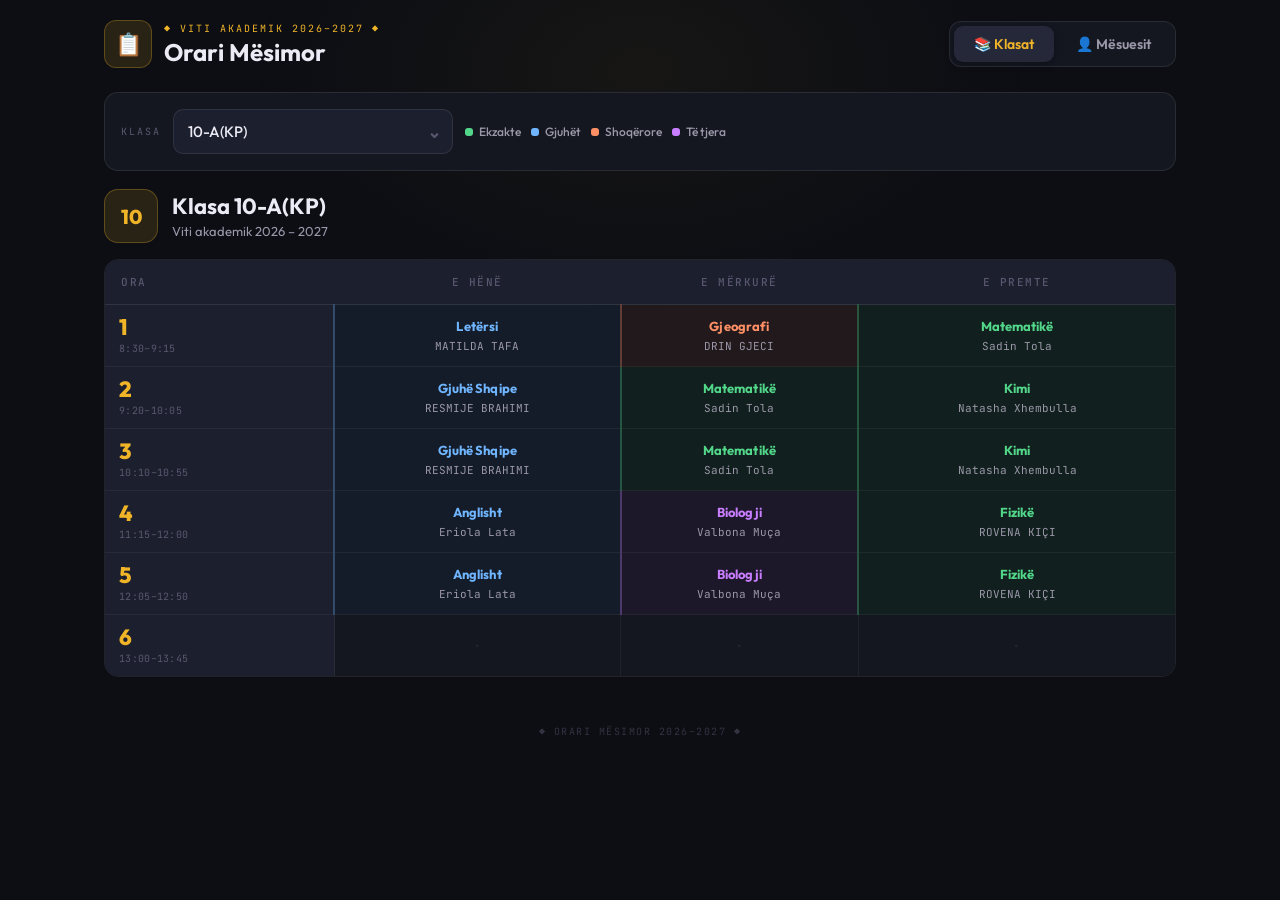
<file: orari_kp.html>
<!DOCTYPE html>
<html lang="sq">
<head>
<meta charset="UTF-8">
<meta name="viewport" content="width=device-width, initial-scale=1.0, maximum-scale=1.0">
<title>Orari Mësimor 2026–2027</title>
<link href="https://fonts.googleapis.com/css2?family=Outfit:wght@300;400;500;600;700;800&family=JetBrains+Mono:wght@400;500&display=swap" rel="stylesheet">
<style>
*,*::before,*::after{box-sizing:border-box;margin:0;padding:0}

:root{
  --bg: #0c0e14;
  --surface: #141720;
  --surface2: #1c1f2d;
  --surface3: #252838;
  --border: rgba(255,255,255,0.09);
  --border2: rgba(255,255,255,0.05);

  --gold: #f0b429;
  --gold-dim: rgba(240,180,41,0.13);
  --gold-glow: rgba(240,180,41,0.28);

  --teal: #38d9d0;
  --teal-dim: rgba(56,217,208,0.11);

  --text: #eceaf4;
  --text-dim: #9b98aa;
  --text-faint: #5a5870;

  --exact: #52d68a;
  --exact-bg: rgba(82,214,138,0.09);
  --exact-border: rgba(82,214,138,0.30);

  --lang: #70b5ff;
  --lang-bg: rgba(112,181,255,0.09);
  --lang-border: rgba(112,181,255,0.30);

  --social: #ff9066;
  --social-bg: rgba(255,144,102,0.09);
  --social-border: rgba(255,144,102,0.30);

  --other: #c97eff;
  --other-bg: rgba(201,126,255,0.09);
  --other-border: rgba(201,126,255,0.30);

  --r: 14px;
  --r-sm: 10px;
}

html{scroll-behavior:smooth}
body{
  font-family:'Outfit',sans-serif;
  background:var(--bg);
  color:var(--text);
  min-height:100vh;
  overflow-x:hidden;
  -webkit-font-smoothing:antialiased;
}

body::before{
  content:'';
  position:fixed;
  top:-20%;left:50%;
  transform:translateX(-50%);
  width:800px;height:500px;
  background:radial-gradient(ellipse,rgba(240,180,41,0.05) 0%,transparent 70%);
  pointer-events:none;z-index:0;
}

.page{
  position:relative;z-index:1;
  max-width:1100px;
  margin:0 auto;
  padding:20px 14px 80px;
}

/* ── Header ── */
.header{margin-bottom:24px;animation:fadeDown 0.5s ease both}
.header-top{
  display:flex;align-items:center;
  justify-content:space-between;
  gap:12px;flex-wrap:wrap;
}
.header-brand{display:flex;align-items:center;gap:12px}
.brand-icon{
  width:48px;height:48px;
  background:var(--gold-dim);
  border:1px solid var(--gold-glow);
  border-radius:12px;
  display:flex;align-items:center;justify-content:center;
  font-size:22px;flex-shrink:0;
}
.brand-year{
  font-size:10px;
  font-family:'JetBrains Mono',monospace;
  color:var(--gold);
  letter-spacing:2px;
  text-transform:uppercase;
  margin-bottom:4px;
}
.brand-title{
  font-size:clamp(17px,4vw,24px);
  font-weight:700;
  color:var(--text);
  line-height:1.1;
}

/* Mode toggle */
.mode-switch{
  display:flex;
  background:var(--surface);
  border:1px solid var(--border);
  border-radius:12px;
  padding:4px;gap:2px;
}
.mode-btn{
  padding:9px 20px;
  border-radius:9px;
  border:none;
  font-family:'Outfit',sans-serif;
  font-size:14px;
  font-weight:600;
  cursor:pointer;
  transition:all 0.2s;
  background:transparent;
  color:var(--text-dim);
  white-space:nowrap;
}
.mode-btn.active{
  background:var(--surface3);
  color:var(--gold);
  box-shadow:0 2px 8px rgba(0,0,0,0.3);
}
.mode-btn.tmode.active{color:var(--teal)}

/* ── Selector card ── */
.selector-card{
  background:var(--surface);
  border:1px solid var(--border);
  border-radius:var(--r);
  padding:16px;
  margin-bottom:18px;
  animation:fadeUp 0.45s 0.05s ease both;
  display:flex;flex-wrap:wrap;
  align-items:center;gap:12px;
}
.selector-label{
  font-size:10px;
  font-family:'JetBrains Mono',monospace;
  color:var(--text-faint);
  letter-spacing:2px;
  text-transform:uppercase;
  white-space:nowrap;
}

.sel-wrap{position:relative;flex:1;min-width:130px;max-width:280px}
.sel-wrap select{
  width:100%;appearance:none;
  background:var(--surface2);
  border:1px solid var(--border);
  border-radius:var(--r-sm);
  color:var(--text);
  font-family:'Outfit',sans-serif;
  font-size:15px;
  font-weight:500;
  padding:12px 38px 12px 14px;
  cursor:pointer;outline:none;
  transition:border-color 0.2s,box-shadow 0.2s;
}
.sel-wrap select:focus{border-color:var(--gold-glow);box-shadow:0 0 0 3px rgba(240,180,41,0.09)}
.sel-wrap.tsel select:focus{border-color:rgba(56,217,208,0.3);box-shadow:0 0 0 3px rgba(56,217,208,0.07)}
.sel-wrap::after{content:'⌄';position:absolute;right:12px;top:50%;transform:translateY(-52%);color:var(--text-faint);font-size:17px;pointer-events:none;font-weight:700}
.sel-wrap select option{background:#1c1f2d}

.search-wrap{position:relative;flex:1;min-width:130px;max-width:240px}
.search-wrap input{
  width:100%;background:var(--surface2);
  border:1px solid var(--border);
  border-radius:var(--r-sm);
  padding:12px 14px 12px 40px;
  color:var(--text);
  font-family:'Outfit',sans-serif;
  font-size:15px;font-weight:500;
  outline:none;transition:border-color 0.2s;
}
.search-wrap input:focus{border-color:rgba(56,217,208,0.3);box-shadow:0 0 0 3px rgba(56,217,208,0.07)}
.search-wrap input::placeholder{color:var(--text-faint)}
.teacher-autocomplete{position:relative;flex:1;min-width:200px;max-width:320px;}
.teacher-autocomplete .search-wrap{max-width:100%;width:100%;}
.teacher-dropdown{position:absolute;top:calc(100% + 6px);left:0;right:0;background:var(--surface2);border:1px solid rgba(56,217,208,0.35);border-radius:var(--r-sm);list-style:none;max-height:260px;overflow-y:auto;z-index:999;box-shadow:0 8px 32px rgba(0,0,0,0.4);display:none;scrollbar-width:thin;scrollbar-color:var(--teal) transparent;}
.teacher-dropdown.open{display:block;}
.teacher-dropdown li{padding:10px 14px;cursor:pointer;font-size:14px;font-weight:500;color:var(--text);border-bottom:1px solid var(--border2);transition:background 0.12s;}
.teacher-dropdown li:last-child{border-bottom:none;}
.teacher-dropdown li:hover,.teacher-dropdown li.active{background:var(--teal-dim);color:var(--teal);}
.teacher-dropdown li mark{background:transparent;color:var(--gold);font-weight:700;}
.search-icon{position:absolute;left:13px;top:50%;transform:translateY(-50%);color:var(--text-faint);font-size:16px;pointer-events:none}

/* Legend */
.legend{display:flex;gap:10px;flex-wrap:wrap;align-items:center}
.leg-item{display:flex;align-items:center;gap:6px;font-size:12px;font-weight:500;color:var(--text-dim)}
.leg-dot{width:8px;height:8px;border-radius:3px;flex-shrink:0}

/* ── Views ── */
.view{display:none}
.view.active{display:block}

/* ── Schedule header ── */
.sch-header{
  display:flex;align-items:center;
  justify-content:space-between;
  margin-bottom:16px;flex-wrap:wrap;gap:10px;
  animation:fadeUp 0.4s 0.1s ease both;
}
.sch-identity{display:flex;align-items:center;gap:14px}
.sch-badge{
  width:54px;height:54px;
  border-radius:14px;
  display:flex;align-items:center;justify-content:center;
  font-size:20px;font-weight:800;flex-shrink:0;
}
.sch-badge.gold{background:var(--gold-dim);border:1px solid var(--gold-glow);color:var(--gold)}
.sch-badge.teal{background:var(--teal-dim);border:1px solid rgba(56,217,208,0.22);color:var(--teal)}
.sch-name{font-size:22px;font-weight:700;color:var(--text);line-height:1.2}
.sch-sub{font-size:13px;color:var(--text-dim);margin-top:3px;font-weight:400}

/* Stats */
.stats-bar{display:flex;gap:8px;flex-wrap:wrap;margin-top:14px}
.stat-pill{
  background:var(--surface);
  border:1px solid var(--border);
  border-radius:10px;
  padding:10px 16px;
  display:flex;align-items:center;gap:10px;
}
.stat-val{font-size:26px;font-weight:800;color:var(--teal);line-height:1}
.stat-lbl{font-size:12px;color:var(--text-faint);font-weight:500;letter-spacing:0.3px}

/* ── Desktop table ── */
.tbl-wrap{
  overflow-x:auto;
  border-radius:var(--r);
  border:1px solid var(--border);
  -webkit-overflow-scrolling:touch;
  animation:fadeUp 0.4s 0.15s ease both;
}
.tbl-wrap.anim{animation:tableIn 0.3s ease both}
table{width:100%;border-collapse:collapse;min-width:560px}
thead th{
  background:var(--surface2);
  color:var(--text-faint);
  font-size:11px;
  font-family:'JetBrains Mono',monospace;
  letter-spacing:1.5px;
  text-transform:uppercase;
  padding:15px 10px;
  text-align:center;
  border-bottom:1px solid var(--border);
  font-weight:500;
}
thead th:first-child{text-align:left;padding-left:16px;min-width:88px}
tbody tr:hover td:not(.brk-td){background:rgba(255,255,255,0.014)}
td{
  padding:0;
  border-bottom:1px solid var(--border2);
  border-right:1px solid var(--border2);
  background:var(--surface);
  vertical-align:middle;
  text-align:center;
  transition:background 0.12s;
}
td:last-child{border-right:none}
tbody tr:last-child td{border-bottom:none}

.ora-td{
  text-align:left;padding:11px 14px;
  min-width:86px;
  background:var(--surface2)!important;
  border-right:1px solid var(--border)!important;
}
.ora-nr{
  font-size:22px;font-weight:800;color:var(--gold);line-height:1;
}
.ora-time{
  font-size:10px;
  font-family:'JetBrains Mono',monospace;
  color:var(--text-faint);
  margin-top:4px;letter-spacing:0.3px;
}

.cell-inner{
  padding:11px 8px;
  display:flex;flex-direction:column;align-items:center;gap:4px;
  min-height:56px;justify-content:center;
}
.cell-subj{font-size:13px;font-weight:700;line-height:1.3;letter-spacing:0.1px}
.cell-info{font-size:11px;font-weight:400;color:var(--text-dim);line-height:1.3;font-family:'JetBrains Mono',monospace}
.cell-empty{color:var(--text-faint);font-size:20px;opacity:.2}

/* Category */
.cat-exact{background:var(--exact-bg)!important;border-left:2px solid var(--exact-border)!important}
.cat-exact .cell-subj,.cat-exact .slot-subj{color:var(--exact)}
.cat-lang{background:var(--lang-bg)!important;border-left:2px solid var(--lang-border)!important}
.cat-lang .cell-subj,.cat-lang .slot-subj{color:var(--lang)}
.cat-social{background:var(--social-bg)!important;border-left:2px solid var(--social-border)!important}
.cat-social .cell-subj,.cat-social .slot-subj{color:var(--social)}
.cat-other{background:var(--other-bg)!important;border-left:2px solid var(--other-border)!important}
.cat-other .cell-subj,.cat-other .slot-subj{color:var(--other)}



/* ── MOBILE CARDS ── */
.mobile-days{display:none}

@media(max-width:640px){
  .tbl-wrap{display:none}
  .mobile-days{display:block;animation:fadeUp 0.4s 0.12s ease both}

  .day-nav{
    display:flex;gap:7px;
    overflow-x:auto;padding:0 0 12px;
    scrollbar-width:none;-webkit-overflow-scrolling:touch;
    margin-bottom:6px;
  }
  .day-nav::-webkit-scrollbar{display:none}
  .day-nav-btn{
    flex-shrink:0;padding:10px 20px;
    border-radius:24px;
    border:1px solid var(--border);
    background:var(--surface);
    color:var(--text-dim);
    font-family:'Outfit',sans-serif;
    font-size:14px;font-weight:600;
    cursor:pointer;transition:all 0.2s;white-space:nowrap;
  }
  .day-nav-btn.active{
    background:var(--gold-dim);
    border-color:var(--gold-glow);
    color:var(--gold);
  }

  .day-panel{display:none}
  .day-panel.active{display:block}

  .slot-row{
    display:flex;align-items:stretch;
    border-bottom:1px solid var(--border2);
    min-height:60px;transition:background 0.12s;
  }
  .slot-row:last-child{border-bottom:none}
  .slot-time{
    width:72px;flex-shrink:0;
    display:flex;flex-direction:column;
    justify-content:center;align-items:center;
    padding:8px 6px;
    background:var(--surface2);
    border-right:1px solid var(--border);
  }
  .slot-nr{
    font-size:22px;font-weight:800;color:var(--gold);line-height:1;
  }
  .slot-t{
    font-size:10px;
    font-family:'JetBrains Mono',monospace;
    color:var(--text-faint);
    margin-top:4px;letter-spacing:0.2px;
    text-align:center;line-height:1.3;
  }
  .slot-cell{
    flex:1;display:flex;flex-direction:column;
    justify-content:center;padding:14px 18px;gap:5px;
    background:var(--surface);
  }
  .slot-cell.empty{opacity:0.3}
  .slot-subj{font-size:17px;font-weight:700;line-height:1.2}
  .slot-info{
    font-size:13px;font-weight:400;color:var(--text-dim);
    font-family:'JetBrains Mono',monospace;letter-spacing:0.2px;
  }

  .day-section-card{
    background:var(--surface);
    border:1px solid var(--border);
    border-radius:var(--r);
    overflow:hidden;margin-bottom:12px;
  }

  /* Mobile adjustments */
  .page{padding:10px 10px 60px}

  /* Header kompakt */
  .header{margin-bottom:10px}
  .header-top{gap:8px;flex-wrap:nowrap;align-items:center}
  .brand-icon{width:34px;height:34px;font-size:16px;border-radius:9px}
  .brand-year{font-size:8px;letter-spacing:1px;margin-bottom:2px}
  .brand-title{font-size:15px}
  .mode-switch{padding:3px;gap:2px}
  .mode-btn{padding:7px 11px;font-size:12px;border-radius:7px}

  /* Selector kompakt */
  .selector-card{padding:9px 10px;gap:8px;margin-bottom:10px;flex-wrap:wrap}
  .selector-label{display:none}
  .sel-wrap{max-width:100%;min-width:0;flex:1 1 120px}
  .sel-wrap select{font-size:14px;padding:9px 32px 9px 11px}
  .search-wrap{max-width:100%;flex:1 1 120px}
  .search-wrap input{font-size:14px;padding:9px 11px 9px 34px}
  .legend{gap:7px}
  .leg-item{font-size:11px}
  .leg-dot{width:7px;height:7px}

  /* Schedule header kompakt */
  .sch-header{margin-bottom:10px}
  .sch-badge{width:38px;height:38px;font-size:15px;border-radius:10px}
  .sch-name{font-size:16px}
  .sch-sub{font-size:11px;margin-top:1px}

  .slot-cell.cat-exact{background:var(--exact-bg);border-left:3px solid var(--exact-border)}
  .slot-cell.cat-lang{background:var(--lang-bg);border-left:3px solid var(--lang-border)}
  .slot-cell.cat-social{background:var(--social-bg);border-left:3px solid var(--social-border)}
  .slot-cell.cat-other{background:var(--other-bg);border-left:3px solid var(--other-border)}
}

@media(min-width:641px){.mobile-days{display:none!important}}

footer{
  text-align:center;margin-top:48px;
  color:var(--text-faint);font-size:10px;
  font-family:'JetBrains Mono',monospace;
  letter-spacing:1.5px;opacity:0.5;
}

@keyframes fadeDown{from{opacity:0;transform:translateY(-14px)}to{opacity:1;transform:translateY(0)}}
@keyframes fadeUp{from{opacity:0;transform:translateY(12px)}to{opacity:1;transform:translateY(0)}}
@keyframes tableIn{from{opacity:0;transform:translateY(6px)}to{opacity:1;transform:translateY(0)}}

.lock-card{background:var(--surface);border:1px solid rgba(56,217,208,0.3);border-radius:var(--r);padding:22px 18px;margin-bottom:18px;text-align:center;display:none;animation:fadeUp .3s ease both}
.lock-card.show{display:block}
.lock-ico{font-size:30px;margin-bottom:6px}
.lock-name{font-size:18px;font-weight:700;margin-bottom:4px}
.lock-sub{font-size:13px;color:var(--text-dim);margin-bottom:14px}
.lock-row{display:flex;gap:8px;justify-content:center;flex-wrap:wrap}
.lock-row input{background:var(--surface2);border:1px solid var(--border);border-radius:var(--r-sm);color:var(--text);font-family:'JetBrains Mono',monospace;font-size:18px;letter-spacing:3px;text-transform:uppercase;text-align:center;padding:11px 14px;width:230px;outline:none}
.lock-row input:focus{border-color:rgba(56,217,208,0.4)}
.lock-row button{background:var(--teal-dim);border:1px solid rgba(56,217,208,.35);color:var(--teal);font-family:'Outfit',sans-serif;font-size:14px;font-weight:700;padding:11px 22px;border-radius:var(--r-sm);cursor:pointer}
.lock-row button:disabled{opacity:.5;cursor:wait}
.lock-err{color:#f87171;font-size:13px;margin-top:10px;min-height:18px}
</style>
</head>
<body>
<div class="page">

  <div class="header">
    <div class="header-top">
      <div class="header-brand">
        <div class="brand-icon">📋</div>
        <div class="brand-text">
          <div class="brand-year">◆ Viti Akademik 2026–2027 ◆</div>
          <div class="brand-title">Orari Mësimor</div>
        </div>
      </div>
      <div class="mode-switch">
        <button class="mode-btn active" id="btnClass" onclick="switchMode('class')">📚 Klasat</button>
        <button class="mode-btn tmode" id="btnTeacher" onclick="switchMode('teacher')">👤 Mësuesit</button>
      </div>
    </div>
  </div>

  <!-- CLASS VIEW -->
  <div class="view active" id="viewClass">
    <div class="selector-card">
      <span class="selector-label">Klasa</span>
      <div class="sel-wrap">
        <select id="classSelect" onchange="selectClass(this.value)"><optgroup label="Klasa 10">
            <option value="10-A(KP)">10-A(KP)</option>
            <option value="10-B(KP)">10-B(KP)</option>
            <option value="10-C(KP)">10-C(KP)</option>
          </optgroup>
          <optgroup label="Klasa 11">
            <option value="11-A(KP)">11-A(KP)</option>
            <option value="11-B(KP)">11-B(KP)</option>
            <option value="11-C(KP)">11-C(KP)</option>
          </optgroup>
          <optgroup label="Klasa 12">
            <option value="12-A(KP)">12-A(KP)</option>
            <option value="12-B(KP)">12-B(KP)</option>
            <option value="12-C(KP)">12-C(KP)</option>
          </optgroup>
          <optgroup label="Klasa 13">
            <option value="13-A(KP)">13-A(KP)</option>
            <option value="13-B(KP)">13-B(KP)</option>
            <option value="13-C(KP)">13-C(KP)</option>
          </optgroup></select>
      </div>
      <div class="legend">
        <div class="leg-item"><div class="leg-dot" style="background:var(--exact)"></div>Ekzakte</div>
        <div class="leg-item"><div class="leg-dot" style="background:var(--lang)"></div>Gjuhët</div>
        <div class="leg-item"><div class="leg-dot" style="background:var(--social)"></div>Shoqërore</div>
        <div class="leg-item"><div class="leg-dot" style="background:var(--other)"></div>Të tjera</div>
      </div>
    </div>

    <div class="sch-header">
      <div class="sch-identity">
        <div class="sch-badge gold" id="classNumber">10</div>
        <div>
          <div class="sch-name" id="className">Klasa 10-A(KP)</div>
          <div class="sch-sub">Viti akademik 2026 – 2027</div>
        </div>
      </div>
    </div>

    <div class="tbl-wrap" id="classTableWrap">
      <table>
        <thead><tr id="classHead"></tr></thead>
        <tbody id="classBody"></tbody>
      </table>
    </div>
    <div class="mobile-days" id="classMobile"></div>
  </div>

  <!-- TEACHER VIEW -->
  <div class="view" id="viewTeacher">
    <div class="selector-card">
      <span class="selector-label">Mësuesi/ja</span>
      <div class="teacher-autocomplete" id="teacherAutocomplete">
        <div class="search-wrap">
          <span class="search-icon">🔍</span>
          <input type="text" id="teacherSearch" placeholder="Kërko mësuesen..." autocomplete="off"
            oninput="filterTeacherSelect(this.value)"
            onfocus="filterTeacherSelect(this.value)"
            onkeydown="teacherSearchKey(event)">
        </div>
        <ul class="teacher-dropdown" id="teacherDropdown"></ul>
      </div>
      <div class="legend">
        <div class="leg-item"><div class="leg-dot" style="background:var(--exact)"></div>Ekzakte</div>
        <div class="leg-item"><div class="leg-dot" style="background:var(--lang)"></div>Gjuhët</div>
        <div class="leg-item"><div class="leg-dot" style="background:var(--social)"></div>Shoqërore</div>
        <div class="leg-item"><div class="leg-dot" style="background:var(--other)"></div>Të tjera</div>
      </div>
    </div>

    <div class="lock-card" id="teacherLock">
      <div class="lock-ico">&#128274;</div>
      <div class="lock-name" id="lockName"></div>
      <div class="lock-sub">Shkruaj kodin personal që ke marrë nga drejtoria për të parë orarin tënd.</div>
      <div class="lock-row">
        <input type="text" id="lockCode" maxlength="24" placeholder="KODI" autocomplete="off" onkeydown="if(event.key==='Enter')unlockTeacher()">
        <button id="lockBtn" onclick="unlockTeacher()">Hap orarin</button>
      </div>
      <div class="lock-err" id="lockErr"></div>
    </div>

    <div id="teacherScheduleWrap" style="display:none">
      <div class="sch-header">
        <div class="sch-identity">
          <div class="sch-badge teal" id="teacherInitial">AB</div>
          <div>
            <div class="sch-name" id="teacherName">—</div>
            <div class="sch-sub" id="teacherSubjects">—</div>
          </div>
        </div>
      </div>
      <div class="tbl-wrap" id="teacherTableWrap">
        <table>
          <thead><tr id="teacherHead"></tr></thead>
          <tbody id="teacherBody"></tbody>
        </table>
      </div>
      <div class="mobile-days" id="teacherMobile"></div>
      <div class="stats-bar" id="statsBar"></div>
    </div>
  </div>

  <footer>◆ ORARI MËSIMOR 2026–2027 ◆</footer>
</div>
<script>
const CLASS_DATA = {"10-A(KP)":{"1":{"1":{"s":"Letërsi","t":"MATILDA TAFA","c":"lang"},"2":{"s":"Gjuhë Shqipe","t":"RESMIJE BRAHIMI","c":"lang"},"3":{"s":"Gjuhë Shqipe","t":"RESMIJE BRAHIMI","c":"lang"},"4":{"s":"Anglisht","t":"Eriola Lata","c":"lang"},"5":{"s":"Anglisht","t":"Eriola Lata","c":"lang"},"6":null},"2":{"1":null,"2":null,"3":null,"4":null,"5":null,"6":null},"3":{"1":{"s":"Gjeografi","t":"DRIN GJECI","c":"social"},"2":{"s":"Matematikë","t":"Sadin Tola","c":"exact"},"3":{"s":"Matematikë","t":"Sadin Tola","c":"exact"},"4":{"s":"Biologji","t":"Valbona Muça","c":"other"},"5":{"s":"Biologji","t":"Valbona Muça","c":"other"},"6":null},"4":{"1":null,"2":null,"3":null,"4":null,"5":null,"6":null},"5":{"1":{"s":"Matematikë","t":"Sadin Tola","c":"exact"},"2":{"s":"Kimi","t":"Natasha Xhembulla","c":"exact"},"3":{"s":"Kimi","t":"Natasha Xhembulla","c":"exact"},"4":{"s":"Fizikë","t":"ROVENA KIÇI","c":"exact"},"5":{"s":"Fizikë","t":"ROVENA KIÇI","c":"exact"},"6":null}},"10-B(KP)":{"1":{"1":{"s":"Matematikë","t":"Sadin Tola","c":"exact"},"2":{"s":"Matematikë","t":"Sadin Tola","c":"exact"},"3":{"s":"Kimi","t":"Natasha Xhembulla","c":"exact"},"4":{"s":"Kimi","t":"Natasha Xhembulla","c":"exact"},"5":{"s":"Letërsi","t":"MATILDA TAFA","c":"lang"},"6":null},"2":{"1":null,"2":null,"3":null,"4":null,"5":null,"6":null},"3":{"1":{"s":"Anglisht","t":"Eriola Lata","c":"lang"},"2":{"s":"Anglisht","t":"Eriola Lata","c":"lang"},"3":{"s":"Gjuhë Shqipe","t":"RESMIJE BRAHIMI","c":"lang"},"4":{"s":"Gjuhë Shqipe","t":"RESMIJE BRAHIMI","c":"lang"},"5":{"s":"Gjeografi","t":"DRIN GJECI","c":"social"},"6":null},"4":{"1":null,"2":null,"3":null,"4":null,"5":null,"6":null},"5":{"1":{"s":"Fizikë","t":"ROVENA KIÇI","c":"exact"},"2":{"s":"Fizikë","t":"ROVENA KIÇI","c":"exact"},"3":{"s":"Biologji","t":"Valbona Muça","c":"other"},"4":{"s":"Biologji","t":"Valbona Muça","c":"other"},"5":{"s":"Matematikë","t":"Sadin Tola","c":"exact"},"6":null}},"10-C(KP)":{"1":{"1":{"s":"Anglisht","t":"Eriola Lata","c":"lang"},"2":{"s":"Anglisht","t":"Eriola Lata","c":"lang"},"3":{"s":"Matematikë","t":"Sadin Tola","c":"exact"},"4":{"s":"Gjuhë Shqipe","t":"RESMIJE BRAHIMI","c":"lang"},"5":{"s":"Gjuhë Shqipe","t":"RESMIJE BRAHIMI","c":"lang"},"6":null},"2":{"1":null,"2":null,"3":null,"4":null,"5":null,"6":null},"3":{"1":{"s":"Fizikë","t":"ROVENA KIÇI","c":"exact"},"2":{"s":"Fizikë","t":"ROVENA KIÇI","c":"exact"},"3":{"s":"Gjeografi","t":"DRIN GJECI","c":"social"},"4":{"s":"Matematikë","t":"Sadin Tola","c":"exact"},"5":{"s":"Matematikë","t":"Sadin Tola","c":"exact"},"6":null},"4":{"1":null,"2":null,"3":null,"4":null,"5":null,"6":null},"5":{"1":{"s":"Biologji","t":"Valbona Muça","c":"other"},"2":{"s":"Biologji","t":"Valbona Muça","c":"other"},"3":{"s":"Letërsi","t":"Bukurie Tufa","c":"lang"},"4":{"s":"Kimi","t":"Natasha Xhembulla","c":"exact"},"5":{"s":"Kimi","t":"Natasha Xhembulla","c":"exact"},"6":null}},"11-A(KP)":{"1":{"1":{"s":"Matematikë","t":"RABAXHAN PILAFI","c":"exact"},"2":{"s":"Matematikë","t":"RABAXHAN PILAFI","c":"exact"},"3":{"s":"Letërsi","t":"MATILDA TAFA","c":"lang"},"4":{"s":"Kimi","t":"Gjuziana Hoxha","c":"exact"},"5":{"s":"Fizikë","t":"ROALDA DOMAZETI","c":"exact"},"6":null},"2":{"1":null,"2":null,"3":null,"4":null,"5":null,"6":null},"3":{"1":{"s":"Matematikë","t":"RABAXHAN PILAFI","c":"exact"},"2":{"s":"Ed. Qytetare","t":"PREMTIM SHEHI","c":"other"},"3":{"s":"Histori","t":"PREMTIM SHEHI","c":"social"},"4":{"s":"Biologji","t":"Natasha Xhembulla","c":"other"},"5":{"s":"Gjeografi","t":"Maringlena Selami","c":"social"},"6":null},"4":{"1":null,"2":null,"3":null,"4":null,"5":null,"6":null},"5":{"1":{"s":"Gjuhë Shqipe","t":"ERLIND KAMBERI","c":"lang"},"2":{"s":"Gjuhë Shqipe","t":"ERLIND KAMBERI","c":"lang"},"3":{"s":"Anglisht","t":"Albina Shahu","c":"lang"},"4":{"s":"Anglisht","t":"Albina Shahu","c":"lang"},"5":{"s":"TIK","t":"Dorina Selmani","c":"exact"},"6":null}},"11-B(KP)":{"1":{"1":{"s":"Kimi","t":"Gjuziana Hoxha","c":"exact"},"2":{"s":"Letërsi","t":"MATILDA TAFA","c":"lang"},"3":{"s":"Histori","t":"PREMTIM SHEHI","c":"social"},"4":{"s":"Matematikë","t":"RABAXHAN PILAFI","c":"exact"},"5":{"s":"Matematikë","t":"RABAXHAN PILAFI","c":"exact"},"6":null},"2":{"1":null,"2":null,"3":null,"4":null,"5":null,"6":null},"3":{"1":{"s":"Ed. Qytetare","t":"ENADA HODA","c":"other"},"2":{"s":"Gjeografi","t":"Maringlena Selami","c":"social"},"3":{"s":"Matematikë","t":"RABAXHAN PILAFI","c":"exact"},"4":{"s":"Anglisht","t":"Albina Shahu","c":"lang"},"5":{"s":"Anglisht","t":"Albina Shahu","c":"lang"},"6":null},"4":{"1":null,"2":null,"3":null,"4":null,"5":null,"6":null},"5":{"1":{"s":"Biologji","t":"Natasha Xhembulla","c":"other"},"2":{"s":"TIK","t":"Dorina Selmani","c":"exact"},"3":{"s":"Fizikë","t":"ROALDA DOMAZETI","c":"exact"},"4":{"s":"Gjuhë Shqipe","t":"ERLIND KAMBERI","c":"lang"},"5":{"s":"Gjuhë Shqipe","t":"ERLIND KAMBERI","c":"lang"},"6":null}},"11-C(KP)":{"1":{"1":{"s":"Fizikë","t":"ROALDA DOMAZETI","c":"exact"},"2":{"s":"Matematikë","t":"ROALDA DOMAZETI","c":"exact"},"3":{"s":"Kimi","t":"Gjuziana Hoxha","c":"exact"},"4":{"s":"Letërsi","t":"MATILDA TAFA","c":"lang"},"5":{"s":"Ed. Qytetare","t":"ENADA HODA","c":"other"},"6":null},"2":{"1":null,"2":null,"3":null,"4":null,"5":null,"6":null},"3":{"1":{"s":"Histori","t":"PREMTIM SHEHI","c":"social"},"2":{"s":"Anglisht","t":"Albina Shahu","c":"lang"},"3":{"s":"Anglisht","t":"Albina Shahu","c":"lang"},"4":{"s":"Gjeografi","t":"PREMTIM SHEHI","c":"social"},"5":{"s":"Biologji","t":"Natasha Xhembulla","c":"other"},"6":null},"4":{"1":null,"2":null,"3":null,"4":null,"5":null,"6":null},"5":{"1":{"s":"TIK","t":"ROALDA DOMAZETI","c":"exact"},"2":{"s":"Gjuhë Shqipe","t":"Edlira Kaloshi","c":"lang"},"3":{"s":"Gjuhë Shqipe","t":"Edlira Kaloshi","c":"lang"},"4":{"s":"Matematikë","t":"ROALDA DOMAZETI","c":"exact"},"5":{"s":"Matematikë","t":"ROALDA DOMAZETI","c":"exact"},"6":null}},"12-A(KP)":{"1":{"1":{"s":"TIK","t":"ERJOLA ÇELA","c":"exact"},"2":{"s":"Kimi","t":"Natasha Xhembulla","c":"exact"},"3":{"s":"Ed. Qytetare","t":"MARJANA ZEBI","c":"other"},"4":{"s":"Letërsi","t":"TENEDA TOÇI","c":"lang"},"5":{"s":"Letërsi","t":"TENEDA TOÇI","c":"lang"},"6":null},"2":{"1":null,"2":null,"3":null,"4":null,"5":null,"6":null},"3":{"1":{"s":"Fizikë","t":"Sadin Tola","c":"exact"},"2":{"s":"Histori","t":"MARJANA ZEBI","c":"social"},"3":{"s":"Biologji","t":"Natasha Xhembulla","c":"other"},"4":{"s":"Gjeografi","t":"MARJANA ZEBI","c":"social"},"5":{"s":"Matematikë","t":"ALI NESIMI","c":"exact"},"6":null},"4":{"1":null,"2":null,"3":null,"4":null,"5":null,"6":null},"5":{"1":{"s":"Matematikë","t":"ALI NESIMI","c":"exact"},"2":{"s":"Matematikë","t":"ALI NESIMI","c":"exact"},"3":{"s":"Gjuhë Shqipe","t":"ELIDA RUÇI","c":"lang"},"4":{"s":"Anglisht","t":"NERTILA HYSA","c":"lang"},"5":{"s":"Anglisht","t":"NERTILA HYSA","c":"lang"},"6":null}},"12-B(KP)":{"1":{"1":{"s":"Gjeografi","t":"MARJANA ZEBI","c":"social"},"2":{"s":"Ed. Qytetare","t":"MARJANA ZEBI","c":"other"},"3":{"s":"TIK","t":"ERJOLA ÇELA","c":"exact"},"4":{"s":"Histori","t":"MARJANA ZEBI","c":"social"},"5":{"s":"Kimi","t":"Natasha Xhembulla","c":"exact"},"6":null},"2":{"1":null,"2":null,"3":null,"4":null,"5":null,"6":null},"3":{"1":{"s":"Biologji","t":"Natasha Xhembulla","c":"other"},"2":{"s":"Matematikë","t":"ALI NESIMI","c":"exact"},"3":{"s":"Matematikë","t":"ALI NESIMI","c":"exact"},"4":{"s":"Letërsi","t":"TENEDA TOÇI","c":"lang"},"5":{"s":"Letërsi","t":"TENEDA TOÇI","c":"lang"},"6":null},"4":{"1":null,"2":null,"3":null,"4":null,"5":null,"6":null},"5":{"1":{"s":"Anglisht","t":"NERTILA HYSA","c":"lang"},"2":{"s":"Anglisht","t":"NERTILA HYSA","c":"lang"},"3":{"s":"Matematikë","t":"ALI NESIMI","c":"exact"},"4":{"s":"Fizikë","t":"Sadin Tola","c":"exact"},"5":{"s":"Gjuhë Shqipe","t":"ELIDA RUÇI","c":"lang"},"6":null}},"12-C(KP)":{"1":{"1":{"s":"Kimi","t":"Natasha Xhembulla","c":"exact"},"2":{"s":"Letërsi","t":"TENEDA TOÇI","c":"lang"},"3":{"s":"Letërsi","t":"TENEDA TOÇI","c":"lang"},"4":{"s":"Fizikë","t":"Sadin Tola","c":"exact"},"5":{"s":"Histori","t":"MARJANA ZEBI","c":"social"},"6":null},"2":{"1":null,"2":null,"3":null,"4":null,"5":null,"6":null},"3":{"1":{"s":"Matematikë","t":"ALI NESIMI","c":"exact"},"2":{"s":"Biologji","t":"Natasha Xhembulla","c":"other"},"3":{"s":"Anglisht","t":"NERTILA HYSA","c":"lang"},"4":{"s":"Anglisht","t":"NERTILA HYSA","c":"lang"},"5":{"s":"Gjeografi","t":"MARJANA ZEBI","c":"social"},"6":null},"4":{"1":null,"2":null,"3":null,"4":null,"5":null,"6":null},"5":{"1":{"s":"Ed. Qytetare","t":"MARJANA ZEBI","c":"other"},"2":{"s":"Gjuhë Shqipe","t":"ELIDA RUÇI","c":"lang"},"3":{"s":"TIK","t":"Xhoana Cerjani","c":"exact"},"4":{"s":"Matematikë","t":"ALI NESIMI","c":"exact"},"5":{"s":"Matematikë","t":"ALI NESIMI","c":"exact"},"6":null}},"13-A(KP)":{"1":{"1":{"s":"Filozofi","t":"ENADA HODA","c":"social"},"2":{"s":"Filozofi","t":"ENADA HODA","c":"social"},"3":{"s":"Anglisht","t":"Armelda Iskurti","c":"lang"},"4":{"s":"Histori","t":"DALLANDYSHE ZHUKA","c":"social"},"5":{"s":"Histori","t":"DALLANDYSHE ZHUKA","c":"social"},"6":null},"2":{"1":null,"2":null,"3":null,"4":null,"5":null,"6":null},"3":{"1":{"s":"Gjeografi","t":"MARJANA ZEBI","c":"social"},"2":{"s":"TIK","t":"BEXHET HYSA","c":"exact"},"3":{"s":"Matematikë","t":"RIFAN ZHUZHI","c":"exact"},"4":{"s":"Letërsi","t":"Jurida Zebi","c":"lang"},"5":{"s":"Letërsi","t":"Jurida Zebi","c":"lang"},"6":null},"4":{"1":null,"2":null,"3":null,"4":null,"5":null,"6":null},"5":{"1":{"s":"Matematikë","t":"RIFAN ZHUZHI","c":"exact"},"2":{"s":"Matematikë","t":"RIFAN ZHUZHI","c":"exact"},"3":{"s":"Anglisht","t":"Armelda Iskurti","c":"lang"},"4":{"s":"Anglisht","t":"Armelda Iskurti","c":"lang"},"5":{"s":"Gjuhë Shqipe","t":"Bukurie Tufa","c":"lang"},"6":null}},"13-B(KP)":{"1":{"1":{"s":"Anglisht","t":"Armelda Iskurti","c":"lang"},"2":{"s":"Anglisht","t":"Armelda Iskurti","c":"lang"},"3":{"s":"Filozofi","t":"ENADA HODA","c":"social"},"4":{"s":"Filozofi","t":"ENADA HODA","c":"social"},"5":{"s":"Gjeografi","t":"PREMTIM SHEHI","c":"social"},"6":null},"2":{"1":null,"2":null,"3":null,"4":null,"5":null,"6":null},"3":{"1":{"s":"Matematikë","t":"RIFAN ZHUZHI","c":"exact"},"2":{"s":"Matematikë","t":"RIFAN ZHUZHI","c":"exact"},"3":{"s":"TIK","t":"BEXHET HYSA","c":"exact"},"4":{"s":"Histori","t":"DALLANDYSHE ZHUKA","c":"social"},"5":{"s":"Histori","t":"DALLANDYSHE ZHUKA","c":"social"},"6":null},"4":{"1":null,"2":null,"3":null,"4":null,"5":null,"6":null},"5":{"1":{"s":"Gjuhë Shqipe","t":"Bukurie Tufa","c":"lang"},"2":{"s":"Letërsi","t":"Jurida Zebi","c":"lang"},"3":{"s":"Letërsi","t":"Jurida Zebi","c":"lang"},"4":{"s":"Matematikë","t":"RIFAN ZHUZHI","c":"exact"},"5":{"s":"Anglisht","t":"Armelda Iskurti","c":"lang"},"6":null}},"13-C(KP)":{"1":{"1":{"s":"Histori","t":"DALLANDYSHE ZHUKA","c":"social"},"2":{"s":"Histori","t":"DALLANDYSHE ZHUKA","c":"social"},"3":{"s":"Matematikë","t":"Denis Lamullari","c":"exact"},"4":{"s":"Matematikë","t":"Denis Lamullari","c":"exact"},"5":{"s":"Anglisht","t":"Armelda Iskurti","c":"lang"},"6":null},"2":{"1":null,"2":null,"3":null,"4":null,"5":null,"6":null},"3":{"1":{"s":"Letërsi","t":"Jurida Zebi","c":"lang"},"2":{"s":"Letërsi","t":"Jurida Zebi","c":"lang"},"3":{"s":"Gjeografi","t":"DALLANDYSHE ZHUKA","c":"social"},"4":{"s":"Filozofi","t":"ENADA HODA","c":"social"},"5":{"s":"Filozofi","t":"ENADA HODA","c":"social"},"6":null},"4":{"1":null,"2":null,"3":null,"4":null,"5":null,"6":null},"5":{"1":{"s":"Anglisht","t":"Armelda Iskurti","c":"lang"},"2":{"s":"Anglisht","t":"Armelda Iskurti","c":"lang"},"3":{"s":"Matematikë","t":"Denis Lamullari","c":"exact"},"4":{"s":"Gjuhë Shqipe","t":"Bukurie Tufa","c":"lang"},"5":{"s":"TIK","t":"Xhoana Cerjani","c":"exact"},"6":null}}};
let TEACHER_DATA = {};
const TEACHER_ENC = {"ALI NESIMI":{"s":"os/Ogqtw23r8+Z1ks4g9aQ==","i":"9CDd3geihGr95OAr","c":"[base64]/G+KR9j888LwGX2kBaecvQfhC88hM4TyKZBmfVf7wpolWpc9AKR5vVTWO7ws1v/RBjWHjQsYNbGFHpjmumHXW5QU03cfcjB6Hh8qcZxedSNYdGaPrudt/floabd2HZiLku5hYpi6AnFnR998TLHE5ib17ZxNnaWAR31sVk5pEMjWGUx+PcNrZZT8lIe5q1uDJ9kbJZIYMCVqtWhgvVK+kvb8nzIfXI1umnQUzMKex1/F+TLNXS6bPL5NdoQUsGS3WfhMQvkK2Cn7hvnJO5Zs5htKCKMQDDArgK4wRbViZwQsRNsPQ7VVIz79ANQHYbhVbyyKKh/CiTIu2afT5s60FcER142cqk7GKr/mr8BxZu4ClxqHOWMw40vIuFM6WNXNMmjL/8dA0aPWeW+TvFDtrpLeKMmWwh0B7NBbVQ4pOZS5WZHLpHW/B/pQh9rOiQuaaaNgIniSy09cst/T935Y8rWUNyTZzqatMyHHdK86p/8ms1GGJl9jBbaRwU2j43Hn52IvclD0gYIMZZtnAXG7yuFNCQulJMgVTJDYRNW/rZuSjSXkkdTe1VpkBQ5f75HXgU9jjcaP2Vix0M3L4CB6uT9FtPHbHYf5qlul5OM3d9PQB6oSjxb54pzGEg6wONrFlIgf3hIxiZ59yzLfImxsxr1jZPsvW978OJu5WnlGAgp5Sb9B/Evjhut+e7WjFWQGb3t19vBRqwUbH4="},"Albina Shahu":{"s":"z8SfMZUfCDt+XwDsHtL6SA==","i":"QNRnKwu3hhHrC3Ao","c":"SagI6mDPpBJqisjoSq3QCl9IbbGLpurA/6Hu2IMgTooH3iaGjtmegfp080tTTvSUpglhDz7mkFoOeUilz6xdK5f6VuNE2Eef0sdkZdqsBwqRnf4ckEkrmOIb3r70y/28Ckz9FWcOSki6BQx7eQADffWxMVIDhttifmMFCScd4eOkHkf/uC888rDjOjxtG+MtrmhMbAo96J8UBgWa5+iWRUzgydFVT0GrjIr4rX4RtKDIVmbcYg2OKIPHWKQUHHCVUH+2veuCVE6I0nAXX3pTphnrQIanFU7osEO184mkaNWOlvCGqSWYXd6VRc1Z6M9+pdq1oUD3wM/lodBxm8ojrXRIgZ2xnP8kDIQRA0q3ky8KdE+BIeYKkjselUxdiDNiAaV/[base64]/LiqqtHMeNAQIDquIeG++MlXP3aRg428w2oWjqCq9PKGOllndb8RrFWZSmpZr9TF9iTvlPr48LxsNk7Ry95GUFWpfMygKxWr1AbOs4JLI="},"Armelda Iskurti":{"s":"yPz9ku9Cvgc9Wtg6BjZekQ==","i":"lPV8xJ8Oiz3xbxZb","c":"KLFp585OvI7m4yUFxmV/0w9W8mdB0/xZdcJOnA5vZ3+aziZlWuB8dLbj2NyDDT1Iuffj76mBXFlwiFvIvYTtaM8K8saK+N1z5nM8wU71A4xDA3SczOMtCoXVEIfM3nLogUdkhav50S4Gb6QLf44PeISCzV8SIb9ah7Tj4LnB+VwTuQ/yCitDS2QjyK6Y7QEapfQP29WBG7H4oKqR7ZVLEUZ9CRoOLVQdIUXnnn8Nrc8yKHJxFVAfaFll8auez1Y/tt3SFOOKdEtmUPNmUp1xxqHnSpV5pgluy8uudR6iLJgAH3etf9TCIwAs6rlYjvax0gFrgP9GWvQmIGCxq+0E0kGLb/003M8+vYVc+fDdEjEc/M+Ezi6Na01jsvRo8lZB7ntjxiQZ/SSjTw6cry8Bh2+nXbxJIbSdFVCugX08Yg805RM5HbQdanBdj0uxtX93mqEQmLII8e60GDF2ji2yMePRTGDiSO1jxm8W8G+FpWroRV0nRL0CpXtRClRKyOq9WIkulWBNKa1ycuwq/IiD+GffPiWFB4hgKQt0DWy8jYqkf0L30MNRYutP5wgJczkgpGWWXhd67eC2adS+NF1zm11fOYEdCy8ntki+syXWsy1O8knlAXBOjz6GrJs/hRpBGYmwYPMIRgpUKXulpM4ekK5tKTkwQJg+/jgccit9JEONBudtjAfHQ/GeH8hROVVX9jIi9eq59MBCDFPNilRtybhNu6Yy/vPiozVFhSgeBwFKav0JilKwCxZgMHTYz6rUyM7cVWuTZZVjYwWJxpYJywLq/NVaXaKv112JWBRPAKkF9cdYtBn1RvR4Xq8Y7KZJgW3kW6dP3Q8UFR+1P96I+E5CDRWurcHVKXVAcoloRvp/QPb9I5//cAdgkhg="},"BEXHET HYSA":{"s":"075RD+QXyA+KpZLAf4GrBA==","i":"QI4+XBhFU8ypXFVs","c":"onS2Uk+W+O12ZgljxtRwB0qZ5vtf9GhcJ+1Lt8RAYmEEG/[base64]/EsT+FFLhGD9a+W+Rsnqop8uuO0PMU7km2o6djUp2M83nrvojGHUYFl9KMXxZtBjOexjNZIZI1s5GgpP8ZKOsNgcWOPtt89Cv5n1eF/mknAfYashBICjBD4R5OEpN9XXL8W9dPejbHzMZStXf/Xqw4fzGS+J9g2/DlZsnbLYMSDUXmYBtaYlpc5m4xKpcAmMbEhEXN5qO+84LhK6gqzqFypQq1PNMnJ06sFAFYD3KI"},"Beliza Tomçini":{"s":"BBYOODDwKGYKgOdfV4yJGA==","i":"SBdwLGro7kTxf9/l","c":"3gTikUze61LzC5DqofxqA7zakNMkSSKJpXBZGHgwkaue3ooI5Bj+yr1gdE1j9a9Qt+VfztwyW0reYsTfkapDdKNTU35Y6J2WNm+9gGusAnFdAINnWw+RfxfFYb0gvSSWDNN4qjkKP3xVIEgN6jQwFVEuYWQp0tqHwJ7wwmEizZA/ICOijIKohYAEC0GsXtE9X++2S3OoTwhPMIWlNB4QTQSB5mH0REiZGwaGrD7njXErPN+JTjISOae4OFjSNw5sft6quaGxJVN1eQ4RLICFzfpoBX/WRuyM3pJlAfKC3oXe68PM3fVYp0382VZ6oAaiYZXFtirr9WyWzXWWYmfQy4vLirOOD4du256WL/oZuCnP5YbEx+y7uETarcYBGPS5Gf5bbedWq+HTf2o0ZncHVzWIqd1dqLVglJvqVnM="},"Besjan Muça":{"s":"N4tJN0hTAsBBsE5iNyRNwA==","i":"p5s7itBN9WRBQRBL","c":"pjXEJ/DlrTmKrLBB+mKRBXycAJeNSxEhLY2RWlC+XDcmXW/[base64]/mEj7OyK5cpkzkESoXV3Q="},"Bukurie Tufa":{"s":"sfW0B7KqQWt0aEzuIomX4A==","i":"5yWGK1FvNUk+q4Ni","c":"9kxR9lD86iCvhN/ebOKYEMLjXRc6G64frReI6z6xHIEb+VNlu64EQ/LyHf49uga+sJuYrlfN1S+gycehslhi+r0qRsuj45ySxmDhIygD4kwwpdFzc5ivVEMj5hbEfz+0taQKPqLDUnbNNmZ7nVCCFibNRTwk7fYbOaPq20cQ+4oIV4FrSeKBh4Cn1uHtvE4TSRvzI4p9oC7Fsfnl+xqlo/iN6shR1dlHsNcf0psyYbS72BkWMMV6fFqw8GGjbvNyh93sQRd91MS5fGn4+XPpGvQ9imhOSDhMbrPzSLV7nxlIhV6cwsW4tzkW0LLxBe9s9fbmvwW0ctEr9ZN5L4s+AQMRYPEzLyb+BOIioySZ4u/9Us4J3T7EJ46Sg0JiZwbPp4GaAw9QO0wQLALtSI3I/Q2pYivQH0J4d101HPZ7kk3FB3qQSPPlqZ1npl8fQcFmTTKWoVhIgDdU8Zg7qjshjhm7GnNpFsbPkIdpsVdC488i6hNrK2KknQ/hOvpSJC5/HELkcB40yaamCfJsm0/NjMDooe2z2TQ/fXkVFIV6MS9HZYyuS5rAOO446sUlNeI7LR11YCvPx2DPD4Ut+n2PtRsCzK4S1R+bm6n314RbM1QFdIiWjr6hXZcJ5CXfqtgvnxqKgJV2OKY="},"DALLANDYSHE ZHUKA":{"s":"QQ1wI10b1hQ1kjVfMkVQDQ==","i":"t1PQwMhPtDnfEe0a","c":"5d0qpxw9/luXjdUIMImkwp4Cyk2isUwmzC9YDYMrTVP2v2oF6/7jn/3jAHPnFbAxrIS23m9vgJSHQwQEzVsWMlamZQShjGUU2VefzQfYXMFMrKkeQuGooTH+7Ex874M1mk1p861bkWFM+19Anb+6xWxO9yRMK5Oev+WbLPTFtShmM7rGdACx4g4J9pO0GvEESu+pvbl2TbsD/zvmLewYMzV/za0jd3F6O3Nkde1xbk4Ue9Gh380hH8dj4pJK7J0+d3zN+yM+Glj71TxTZehtl3nnLPiP5dgfO0E9HJlwmvwnssD4exVkmxUM+9kH/Nnc7Y55aNJ8M+P1+ZP+BTK9nnzKpmjcvTMwCvqifSzTGqj/y6WUrjToy6jOawBVXUt4QhPFL4gPWvY9s8V3cR/ehvzyh9Xx+wctr+K2JkzDlvaW4ak8/ym5DNQMmNqaHYob+I9kyZaFAoDq26Tgy299vPedILv7127z7eUBt6Gi/c8XJEDt55OeuZjR4/prii4TWVV6K3AaOczw0Zb9+vqtgm/[base64]/QfxstrMzAlwg="},"DRIN GJECI":{"s":"A71q8q+xkfvWekalcpN2mA==","i":"qgID5wkdU2bzNIjX","c":"he4iHCf5Ia+XXJ6Omr25bHLovhpUmVntHRF0MdqNz/ixk1JrwvDHf0DcrGZFqwiYJEg/bsCriq9P8noZx5JOwwZRQ/[base64]/tdUlJPUgG2UDb9TvP0IhDdAwLCQZ59yRf2CGTvJkBRoERGCIvTM+jXlVi9IW4ZThEbkiFhzgc2RY6w9tEHEhzHPIIQkPviVWIhNhGL9wYJyY9szUXDKr4vzmpvkwG/W6/T9F4DjuFFgqnLRZOexNMDCkyIw41s4LrStPoGOGDgHFgUVfJ8MfQPYB6vrMT3upMj+aX8U3wpI6Y8mn7eGV+rsjhUM0Os0LLJ0ihHqrUCXqcgfhzQGbmIYT+8NQ/Nov7SR+I="},"Denis Lamullari":{"s":"FC506khg7yzACv4eup769Q==","i":"SFtdHt9wFxXenF7I","c":"o/DNZSyxrM9F3SfCtfjx+TERbEJoL33HKp8B4sGMcDL1HNpNtq7ZuMRdRHI9cRMVxOwBDyDtzlvtpiz3i2fAzMAeeIPZbKRuSEfeCjSTJq4/7k66RqNYkSJdJeYk+oknVideVxmhlokhs7BJp/wExLvQkvU9BuPmO75hpj3dJuGUuTUxEOoz73A5rNsZ5lWDg0hxr5/wqe+KHWETkzPSQ+RxrI4QNTdSSa60cfn56+1YKXsmjXplBZxyH1jpdRj5fmozoPGaNCviusVsucHCGjiy3DrxYn7X5d/slsyThsP19+feDU7s5Ysh1yuV4Lhk8lK67mefPW/3vxVG0bufzc4HO39uhLo0Z9HvOdMW20ButVf1h5G6fuqRygkgltEoAit+TAfFy19zBY4Q5PMO2rm+2OdJkTHpoQbhNmGJ+6P+5UTVJfeM/puxo9o9goVpPCkIhpnw0/cnDL3rmcLsPrapU0v+Sy1pC/mlWVoZYc7hZ8g4PLd47ZCnoBOZgsVE342HkL/UYSULGyDq5Rj7SUyW4Ew3x4JOhPe7zXOkR97t0vZJbMLo9HcW+Cohjzc0exFbHDwUHomIzWsm5Qc="},"Dorina Selmani":{"s":"2EgJ87LZLdZYwmAjj5TaLA==","i":"HxsjUlaQ7uwdp/vq","c":"r8S7FFtLRcM47YWwZqusO5V6HIdFJgXNKACjEh8EYJMRB7PnZ0/uzDckN2t0ekO8+L5etIqJnWQymRVo+F909+VGghrh4h5RkbTuVY2MN/cygxzfYfOfvjmcoXajlWpfVrENIhNklX2gSdDTV0xi7/[base64]/UV+Y+PPJjD7I5YIMKvx2XsC0w64gGdWVBDDxxL+3djfI0z4iTsyL65HabYTsQ4daSEO6gYkQ+csXlCLZqIfml1pKMfUsCaEqkG4gPApW+DU+haIn4fZTOdYDvNlpsJPyYUQy7G99H+n4OcMiFLAo5w40F1kqy9Nlx9"},"ELIDA RUÇI":{"s":"5EV7/vnDUfjFfn6b1657Dw==","i":"syxp6Nfbj0tbgGA0","c":"D38hS0yt18czgsV9Udp8UJYVwN5qHnINGjAYnraYIaMQDXoBmdts0hXb92BZTw18/HwDCJQmZ4pdvBspcSD7OmEtWEJUiZf+tCQoBsI6yG8ijY2YSXMKTP5Ru7mJKMds+gBY1EMrXT97agAI7hT0iIqkDo/DlOdoUYM9xomiI2ZbyGP8dCAYKULooxQ/kmoefQLPuDj1W1dsIyWbWHQElNSIUdl4S2wegqJmUHwquCGJevPtRRNJMBCzJUsZnj2GMj3IesiIpHHTEulL6N5G7pQwD/J9CDwINs1DFeMHB7jTAzXEouVSuhrkiG8rw5kVWsHzK/hQS2wZiLca7j4vA1tewlZRqM7+0R9kzgTBIhZTRHgenridFwbI21RKoIoVLiA6222eJRKEgYML+HHKo0QF9SxN+PY3DE+OnQ8TdkwpFvkFja8hMv4gPa2PMEyYSnMaRB1GNLRlVe7slBDWJymp62ciS+VWgJg6lzIG+9PAvN/kC4Quj6EumCtVSC5M95F+VPr8x+A5rUBinxLowNW3Npr0bBW3+BVU5DgBDSSJhc3sYMMiCeTsP/qSFNBXf5zNOd8uCSlVDmtxAEKhEN4="},"ENADA HODA":{"s":"GLcI9qsScrmSYMLZotrjWg==","i":"omyHRefY6OrhuE2P","c":"rpWkPOSoGDoJiUcBD8Cf7vRKSB7qTL4soGdqIzhJS6R5julnbPwY8tjTbv7xupUVEUg+jX9vb1v9UM0bjXOs3efwwHhNOqANSQvi5a9GlWto3Wh+Gl89NgxhJR6l/xIltqV0ga/Ase1EflT0lkS/z9DCe6LhVGjRnGHtIwxAej+KDspiEBDwi7pPoZ/myh6Q4U97PhW0tcljOjT+f+7Y9P50278uQHVvc7rV5FZJ23ATgQliUyk8gfUhz3GjSJV2I9iTwKbtTn3KR2iPaMpntEEcDN1it5HQFQEg0pdydSEEVCBPW3Tq/epae1A3xknTL/jZIVGCEbBHc7AVLNIa6fjy+hM3Qn1gBumH9KJfvfb1Bfox1JB94zBLPadOf15eh28kwgpqT932WjZ9NJ8Mhvea6TQJvFGAa6H4QI122V2/IYulkm5Y/9RUpKjwOyw5DkGfg3E/4OSI1Tp582FDbs5Wg1Z4x/fvXtP1EkReETe1yv/aKgn57Awgs1dBA+QKTFDHKGu45gS6g7WApLeJzejRQPNAnruZ2o0b3F/0vN96tiOLe0g5GGCMs+209e7HEo1VDAlssuuPKDEF/nPLrbvQXv9axyW00heaVCVglawNtKj9Pazowy2lngCW/VQNFdychgSnq6i9yzQzWWI6Uj+v7dHZxxkVsvJvqDPWFjA+vHbkVortayhANgOWIBsrRF8fwnBxliG36PZveyjeaWpQxiyfmm6oHpCCNPtPiu8JY3Wj3ogHFaKun8eAoMTKqNUu/JUxZ/rox40zXAb47xRZfCQaT0daGp4XudYgtyXfgRVW2C+yfwz22aYrdTypiyHHlG9MZZKMQBUjude4Bfy/0gGK9KM4gvG0"},"ERJOLA ÇELA":{"s":"QZKxItbYV42befbHCg6Myg==","i":"C8DLIFQ49Iv1//AV","c":"DNEjJiUACjd5jGEjwW8wYoevkArgFu4wrRN9ksrx8y0Iwb3OKnQwZZA4qDWwEXcSnTbJP0J66RT4x4BcNQ7eVr6cN677Zw6OgtrxKykKf/S07p6+lQ1rK/7YTLzlF4MmmMmhLzGAqrACKAJMegU7Gs6wqyXGEAe63PabCS6brvOTmVbSGnDO5sDdaJaBT0I8Z32NIZTgzGT4IzN7Kf+K4yOC/gBMgsulLZZ8l/YpwdQ6XMZYY5hn+U1Rs2Hmh0uY6cZZmlL1T02k8d4zPh89Q8EM/w5oBoyv/fm+gCu1ZDNivFTE2uzdZXJFaZELEe76abeOeQGU0zqeBUILQxmPIg6/aHXfIREgKle/sV6e3QVmHG3RQ2Uh4s4yeZ7SX68xBUgIZPQuai8gOW+E1hs7r34VNRxg9JQ6SwSA15cOT3vn8jkbFhsbhFTAN3ZxmbxE3zumY2XApLdn3GqAcSfr9gyRuWllyxnV07XPF7fJG6QeEIcFzSdWk1Ak/u+0yrcSdppA"},"ERLIND KAMBERI":{"s":"OmVEy3I5oQ0g/bv1TZV2Ow==","i":"UUlDa1qn2DjdvUi4","c":"w78QY0j3+NXrrCnWxUaQJczBBApr4KmZZEpBDmtdKzW8wfg+fbMmeEudiOr9Ii/18kUiL5TzJBsa8t6L3YJnTVRs1m+ETowKoC1nKtinRKgFuxiiiBr8IlDgiTzT5KphcAfwfWuDoyKFy/DnSzoKVZbht6E6P1K2+tEYboKPOhrZH/3j8DlXGbpiChKnC5gLLYx0E5aPA1Tr3kchw369pBmlj9UvmnVHy6f6MFHr6e2I5pMqC/ZS4r2+QUdGq2zYM36AV0ghBd1jEh8M4BFVvIEKtDatpRMiD+tjZOC8dybAJ2AF8Z7JRJiFmfu0Fs5JZUfpZtaR35FLOAk/KmNtb6Msltt8zGEDKCgpu1sCCc3+g1fWW9sYAPhwEmW09vjnQgh1S/kF0vL8yjQdhBgNR/QsRJrwK32HEreRQPZZqcJ8ubpEOmd/[base64]"},"ESMERALDA LUSHA":{"s":"DQkD6P2mcQ+FHHioaBirkw==","i":"9J3dGSuNjO/XUl0h","c":"vI31yU6xFu0MFmlGG2QJkKMsyvJbtJ4Eo1pz4wL9Im9H+Lg6qH0JjPCgsBEJ45WYFhSSiuo4oAxAMSoN/ORfSTE213l6nE3bmOdY2on0HMgCiQpyK7LmwbgzQ6PFuNZVrd7WG45d5RwuHFhorxDjOKGBLS9WeVjRsBtekjONvAUhdhFtwwwgjbWmZTZlT6wFeSfJpfjuFJ4UJ00c2J4D6Imy+AVBXrMG6PrddNjGbTfr1eLPW96wd2x59SCKXeJP5ZaXzZ51pA5x6JuRnrrdHd/o4FHFdWnrEvBd9+rSNQgsu8qAD8FfkZqCvTC/YxpWh2Rtp14QeBkCBUJexX1R/b1kZXRD1JY0d7EkJwtMMmL2mhbQTPPH2XUgD4B22TehsrQPkkB4ixWkmS1a6TA4E2O0kwYizpZ2XTsMNGI="},"Edlira Kaloshi":{"s":"gwpHbEPIs7oqvrKwdCytUQ==","i":"3erCtYf/g7FgDZoJ","c":"+hC4F8NyoW5MRVBA9UciKYdOVA467TggA7FVI1oLC9LBqZ6ybWAIVwCd5PbCxkxjd7EE7yLyu8ltI8PbgxMbAGzwRIsJRfymW9SCSGchrXxTnwYU3OaRR1e6i2B9umkD9m8lfwN/71N/hHigQz38T/dqbqW76N8cyeSZAvTzTZnd21yHHmeMUaH465IWTHRoMRWkvrCwPnzmWSpQk4MtURLvFVF+YtzUhRK2SCLqI7BsUxN8fyxAzCe5rW7LDYiK/xPbZb+9Wu6rmFe8bufATtZ5QwPkZI1frtn9leFzDBW+eDaGqWE8mLX71o7YIBd/VdnRE6mlrM2eiPMvoyyoo5YzGag/OORlYONSX5nsxTYHgZKNfRK6+ERpqd5xQf1OILwvfvVwvUEIVpYsCVD0RMcrdLJhsEvCN85hqEp4pxOKdmiycU82bvxx4J/TQS/lCduT6lqaZpFriJcUWygM+JgWv2CQjMXdwiwUqzpovXDPBQ3ITtr7YB4vmEgOgLnKO+9pqTx1QZtqfmV70ZaJPmxCmLbQ"},"Eriola Lata":{"s":"HQdpTG8ZVSqJbs2MeyMWAw==","i":"PyHB6jX7iXjj4qoO","c":"Z7O+DnqDRdZZTtPbptiFwMFZBNgwzb2eoKFeGvVvLWbGx9H0Jd0fhRHdfhl8r7lwS2Rx7LDc3wyWsZdvB55GP+aRVsQibhZ37ZgbR0AWiP0a/0AeXebijI58Csr0asI5uHiPehrA0gZ/qv8Va/CRGKn7Il+V1qb8RmJkyuz3MqDOOabh5PsRfGHorhzix4NOHoJN3O+qoZ301LbD4Ae2t+MLWTphlDkope0FSxlaFH4sUsH9QUHKGOh7ELV3rav8akJEPGEPnhkscxLdSV5hk6QsZZtxW7UlZwjerLwQnCW4nZX7Emq2Dvu3EqU/YKile9+iIAJ+h0eXd9x/EuO8aqs8e3HcPa4EmDAsQaOQqZ8Ojxy/LFX6Aa0FIoTnbAoW/59IPr2V+sar5ihEfjBcCxuDsYUUTrE8MOiziiAM0rUGrStYMZMZQSXKFIoX6DiD70qjEd4+7ZKxCNMKwyi/My3zmnSHOLRJ+2ZmFFnF2sPqLXJjj8oJo5cF2Y4ccDn9Zo3rilINZgbiAX2LqrkcfxcfW3njBYe9AXt1+ZuTrfXqJO852RQALpbHwIFwnYM4Kl2OZaNIpmh9+uNPBzTDy+DxgsIS9f6WEDmehImiqwMswFvsHxWZtY14drydrvn0KgwNrCDZHLz+sKRTM7/goS9NVXj2XaJF8In6WnmmrecW1LMv6kTHgVKL9TMKgKSsTVMw48uG7cm5mdvePqGexjcpeYhmpoI="},"Gjuziana Hoxha":{"s":"XeinbfBWpOmy0+vzryl+ug==","i":"6amt0VGPDc2CRVBh","c":"ATIN1217XAkJZnaEmOanzBCRBgThePAMDSrS5N5v8A4PcdCeCxkE6aBLlPtiIYTfBWdhDk82H/VMVUnQ58xrS63eov34O0a4k6J/9LNUEzV1nZyou4EmDW/cA/J9Px0U6IZCBgiamaEqgY1mZhAO2BqUvFeN0HTm16DxA2Ge/pfdT6GpLlWqIQC3XfIdJE0iYNzFhU8g8Wr+SkwviZzxvVvxkHCkUckMd5sTq/JkDrV7oSgzLvU4BfOOB229wukS0/i8HVewsnxZWZeXiu9xbgy1wbN0FcTITbzVSOocii6bDSvNMmyPF9q5Mhb2/hDJWGfFYeJ3VyFp9Zb4E+hHMQF/Op3g7+8q2pDDt/GOFRwnziK7ndWtNOAbW9T6/Z17XbaUxlqrK2wG+qO7nXckArBtDAV0QCTWbvettpckYKL9OEB4lLx7FQLOeGXsIL8/K3TnB+EETgG41R5WKHtvIhPABfdK0useJ3tmKB3U+IwRrnDraoOHMoYLJ7gtIgGLOIt5qCOGUQAAph5Q4PflOwROazas6bVhLUo6Pb5saL92DzL3GUj/8fc="},"Jurida Zebi":{"s":"NMPm5ie1B7dgqJgYc0ffKQ==","i":"SOnDs0/+0IZ/EAAH","c":"N0y9E1/8Kn/646yDuk1Hok7jtiR0F/[base64]/D6MkAFgX9FOS0j/aoxEYvfIo7zDGOBVlV0G/hUc0tJUhT1snZ/IVzBHcRnQxgVsvYIwmH7HbgQi6wGiGyVCq4Or+36/6G8DtHFU5TRHsIUu+2A6WP8zn7ZRaCnT1R+E6fImtb4KnnRwUoXQZN08lvE4HO2ysScCZSoLm56X66P2N0FPakdzamE+zlawf5bGhMII6Nqdd7a7L//sTZXluLFKczbweQxGNx1u0PnqK0NNYOo9Uat7sKDM8qb5IbSa1trm8BIoifyj5YRS+5Ubuz2wBeFbOXA34ie1IaepbP2scB7BYxGJQOcgNk2mIo/zGAuntynoxu2cf2u0or8Uo4Mch5FfAm1KIAA+iOWfOIbRSb876vT9wN/MR2FximOf+Ugw1gXM9iVXh+jfZXA9TWj0QrwUbbh1f5G3GQjefbzZYdo9exKU="},"Liljana Sadikaj":{"s":"TEwzIt4zcR0Z0Bm5He4/KA==","i":"yFi9BqKZMvFADWa5","c":"SpaKW6QFZ8RJyUGBNp5q9KB8EcbDlkofDWWc0JT9Io8oWldhquz4PeCymBrbHvG408G+wfHN422iuORG50eYGqo7mdU93WHcMZFa0/HB1IpPmupwYJ456VZcvwyzSTjT44qlf5HS/CPoe066yhf5xQA3DPbL4nnjtHZqFOY4WMDRvvFbZn2tXjyvP0PPWTP5+Kfu7AE2GuqRhgTJDZOffd/uoBH3yYvwok868rb43Ob9io835gl7ImMbzTseklJOlr7usl6GrWBwvHNRT3kG4aLlX5HSltFfoEdxBWc40/M8viKNUAfffEwbYo7rsU5nc0xaxsWodom+85Zq36Svh5R6R5/UmhY1SSeNhpvrkmU8pPluB1MdAYiXNkWSdk81zBMdzW0vElOdTSKDC4uTmhgpNiA8Gn2kGzygfZM="},"Lorenca Karasani":{"s":"KJoxR9RCSwXBFSL6gaHm1Q==","i":"fbQjEEvXd2q9qbwv","c":"xxg2lfC9vPlez6vXx0jX1g/XLMwyDCV+f8RnUxJ4Un0lIbcYYfvot+5ht9FX5irsoohdDxMoPwAgwfnlt+YM1dFumIoy00dJXchPqY9npeFrtXJwBLvQFpqXxXLru0/wXduTZXYnHHy2DKgOZ8lYeebrbYJVSA294gsvgCKgbYN9sy4Pe1qc/oua+O1q5+DWEEHHL0bWRbMRxWykcf/elJFu+/lubdsn4NBIkOcCnVDGQOHA/ldkjrmR/LyML22KiULzNASbUwOeWY1M/ju3tVYafrZQ/3BU3IkJcs7/YRVrS1UsZ2kbm+ilMYtwqPQClGquJaYqeZgWZ4oyMOVQZURacKrtVb6Xf7IOSCDtmlpeXa0LDHM65xKY+VTdr3whzs3yFX1SWB1LskJI5+6N4rXvk/C0gmXwq28uFjs="},"MARJANA ZEBI":{"s":"qkSPtUfRtXw8h4F+Dlj0Sg==","i":"/DtZRTqkDvLdLWh/","c":"Qr+NwM2MwScGI5gFxJOknJHDv2beeYfyfl6mtA4P/+wiCONz9C/u2gIW38x5Jvs44VIH2f6j5JyvQXkPEn1NiTTSmLcD2jyga+c6Lt7aAkIeD7wSRsgyFRGHJV/c8P/wxgXIfFgJAgLq9b/A7QdxzVHDbx3jUMI83oZ0dmeG0zXMSPjLyhHMXmZwP+ZnBmhnASRRokzUT9IK+GXI12WIIZVn+lxZbNEXL1TaBTeexFWn0R1K6cMLsDnYRUMZ2DGyYMqKpUd/Vuybg2B2um4aerqT9mS6VBuvIxcfO6dX929B8zudmiOZSbuUe8fDlDfOCF2k+jGNkZcc4xvhDS+EywVMGb1nd7mJJyjrH5FciPOpfJJV45Twis9OcUWYTVLXkJXBRK0KX0MHOA9vzWDWH0Ztg5EX+9buo/1wI2JQl+LTrDleiH6uykYV4wwYVp/0cu+tGnGWddpd6Te/Ln68Di0Lh9gv8xaisAS3wdWV2/6GDM4FPaqYMsUI5HE/h8X8Xyx3kCzJlt5QZdei0ORF2Vyq47+HS2lPnH2dgw88+PhyJUAKxNrGZigDDP7/+WoaKIEEBNgBzpx3WuGhlqsgK12T7t/jUPDRA/UdE5ZIERPCnRMwCUNyNq0/duAbgUMj5QI9ITb2/VuWGxUYOwpCqVhLmhWDfZnzft7vchu68c2Xcj5DakLN+p+3GUSLJanXcslVFpqFkeA6jltABX4BexXVY5EkmPirHljmWWHx6z/C8h0SehdEF39WD28zOC61H+d1WmEAUxgu3XA+73kCO9IOhWNX8GWFXXTMEXJLdO4Nq7zt1RboXSxbm+4r8ITVTrXCuJiyTZectx7r/VfZpva1TqXkundMNWAgcGWwPqRJUssJUvcV7pMZT0nxkTt2l2QaMUveRv28nnSgzkWdUCOaQ2YemHu6aUK2+BPoePZN6k2YpI2j1fBdlof1BEsv531RnYvymYGczjRiMkmfk94="},"MATILDA TAFA":{"s":"PxXSj/eIRCPgzRlO07Zu2w==","i":"Xfjya9BIJD0JI8ql","c":"sDqXJNbA2nJVyCbkcfuT0NGorIx2tKFXvegw2JmIHxJeYI7m1tsqFWCXIFI2ZfEAG/aJ+0BQeZXgWpNYS6InnXdit3XnRvpnr44hNjYcX4yn3dXldWX5iMz39EC49hbcWRaZpQ6/IEGpMCY1smj1VVaGzBfEUVp1hFGFMw4POdHEFbbET+75IVx8V0N3NxYzEP8nSW9JTaKqtkaxR8j+9EApJzrl7VI+dH2jhJC1t+1VmSOM4vgiTsLJDfw3zPYRdLz+2zorzBVVzvlzH0MUG2Y2VeoSR2L9guE6/TAHDbBC40FyDlz1zfqWdmfMvbeKUtsUBsJbcXhkUKaDwRnsjIlX8lLjU5X0gorre3Msijzp3ej4Tx+gijfL5ZB8bHRBV+lXqRnMiuPC9CbP58WBXR9vyUPYrPOnUyBoCkrbwPaWL6Ur3Mp7vWV0wBjW/1oqrelF1FQLUvSOFq3AFCb84QQ+unhjN5ryAt43A7LYjnQGGhMrWk/Ht9qAKHonp+JApPFlPAbdQXWpcZO0I3sB3OMjUx42NwcyyvyWxRTQKbdlPpdOoxPuJ3MtMzj5LX46MEaTkNz+lOll0yQQTEx2JYDa2i+vBReT8vo+rjBWbm9A/cpIyaUnFrb571ExqULvjjy/r/uPTlXhEiX6CgbnF7lVFOYcCJjY0O0Ckl4eGAI="},"Maringlena Selami":{"s":"Sf06/oRflLlD7CuTS5difA==","i":"wFHCgxYW7X749Fvf","c":"CuqzyvwXxVH4RPhZU9MvuQGuzvSWmenLODPUC24d99O/4tOwBR5hM229cUsRtipRq/iPWguxSkti9mlrPg9Xc4wO2446GaAhdhdH/m+64/yiLYbMbw5b2RxtdxMS3v+8N4YD/hPl+Du8puN6UINdzPj/EaldxnCAhSWd/hDk2c76oUV+wpEXf4/wixrwTN9P+pWjzoxhBF14fE2imDqGHRjd8WP4YTlvmbQUAcglS4hkCrjxSGa+VCMFq4hAkHMgqAHGcKS0jIvvm6OXdMSC9r4vF9jpmLwH96SM77sdfkJHpuWEzEeJBsa82vSSMb7nTrs/Iw/FxFK7HJMTJJwxdBVY2vPI4QPpcY9sLjBDnVaH9WLt9jgU6cPjNS3CCyH76PiLTNqTI1vJ5cmbw8+yneWQVHFUcK/AGzdKSTpEoNJbLDkwY/7wYexO2hCWXv6Lk7MUQQSBisrj1X3buW0pfgaJJ4zUAxwxBuRcF93+PmFvkmWOC5uGbj2IsPvu4XkJpaTssDCcLZT+GtmzOdSDoyI="},"Mirjan Raza":{"s":"gsjLuUujdNS1BKJXbi7qbA==","i":"Zdba52/5aWAdA5ho","c":"727PtsFRphyAwC7u1fa7OjKFSrEH1hUjAw0Hau/AZlBi+ta5yGFpl6gw3ZrPceR54eB+HMU3pdV5iVYzkvP7ndh7DwNsFMEWIMl2/GhLgTNgTZdebUkn5Jn5AlVxhzrWEkA1ezApJP8SJLMzfdAu+tGGppoBy0VQUjBzHMyfVGfAXM0bvwhqZwzw2QK3UgbCG3jsHlStg4Ee3P3hIVtg+lIEnLJOqOzH+pPSBJCCkEzOQAYHqyzPuF1BoIDOJ4yHJbWlq485ziYrVBc/5Fc3UOFw6ICfWWQ9PKDU0fu1b34ssK/AQS6W1/6jnGDWnsj7OzZco+kT4D5G4g0JUNxSNSe3k+CO8MNX3DuS4C9OnL5xiBDtwj9ydNZQc4fzoHKMAFDSiBLRSIhVMHyhod2if0KiN5qr9l6WhSDUfrQ="},"NERTILA HYSA":{"s":"WmoF/cuE+Rl9qQynFuSP8Q==","i":"KVIp5mSl6KFb0qQx","c":"oXC94YoiaPvDOTc8ce7HHJTlXsxzR3UpZtwLBPrnrp7hp6U0EkoTayQMXpcx6WiyO6a/[base64]/dtja9gzBG7Td2SghFafjbTG85eCYcAg2Z1oelb84YqRRolBOfts/FUsklZP0ZDrO5hdMd1xA3jxuKoMz5FFzFyyrku5tlHAuWPxxIvt7hQAuYXt2FFjGlON5PEYfxmCgePm8P3PYhB/aPVUVE5wauiR3LpR9Uces8u6nFGF+t8V2toF74pFTeFglo/hPN2RMjMvsckMvx8lkN59fp5CrO8i1MFQvogTTQ4SOkBpH74zjoIURxd7ZBoNgqDqHuCsDxYXHOIfNHJj9QxDgB/UKFg+/cqNJaI+pJU6AIUMFZJhjy82V52DYZR5MNNA9+Wb/zxeLSN2IlkT5nYLDe3UPBi5W57TN0="},"Natasha Xhembulla":{"s":"5DPLZNB/PLL/GAHuCNrkbQ==","i":"T9rrYJywovvH+9Mh","c":"/U0OBuCMrrbHnFOm5fkYOAzAE3kkrLyl+dOYs3vj+AwKigpxURbMzqsj86V7leP7ek74uTyOLyvw53mhvCp83ZDRV9VxbJobFpw05BVvfIhTMSZnq+k7YEQGm/uYcEoyHoN/BrHpRKnKt8NGG28Lo2LXoAVrvgWrgICji/Wa9zeI+Mbc8n66/ABsTYUx9XYXwBdbdSTELmaxmzjQprV3XViYK1T+iqDm5fiPzn2rnLVVrNrkFZ8+qnUUgb0/ja7AeaHtOx1z4faGIBFiylpJPKiPyPPFR7zom0NirHn59LgEvMKohfH6SpX6+NcgD4MCmIbTrcP3xVsphgv+68S2sSDInlHhHaUmxWwxGJzjswj2T+BCTKt4DnNNt9SOKQ6pzU9bedUthLBtxJ5+WV6KjWwCTflJ/9Qi5cJjrs0JK4lQV0SuO9gXZsdz9UwP5Vjxdc/qBV3L+qdzVM9vJatrAAxZL0Tv9fChQRhNwIXV1OpVRvJp4NlqVmEykGiA8r8bAvrNcmfOiY25eF+aLDUDYVlH+5yPK/LVX2QYypCo6omFsI1lgrdsU5kyHjbRD8AeiGyOMUlTVB4ZYDQMDVTGXPCqAytZu29vbBAuIHN5SYwSfACMsWrlw06ZDoqNJPhcB5I3a9jeK/I60NnKec9E69GPU01jQx1jrlFrAEcuZETUeueNWwZJ2bZUrBi07wvP3AoV2K9snSOOvIZMwd6w+kh+SV+WF/R5prDE39TFh9bgZxiNVACxOgn9TXXjADPY1ZNG6l0v7hv/6QdWqTdYToWccWcb4l1RJpOqCHE05TPcGzE+b4vLJrjRnKKmK0ulpsvBlJGd6eGhkE8tp/5ral25qhNCNlkwL4ILbgsD9xqcSIuy1nwDJ0qTe6q6XRJpGKjgAb0lGVBZNZafl+azPmeJpFzreBQVbWRHbB9VvqzT/MUhONDXpYMviZz8xZ5QchozgZzEDDdBII/pzZouj6MrajxMyqipcKSdub0rJysgufk7cYd+pN/RsGDlowQvtPki/55H6Ly1u9axpTGnSZ6QPjekEzGTE4MGhg0K6sLdIANiLN/3niSRZ932YQoqxwDlejTIp0RgB1VshofD7wCr8WAnrhSKhmp6EDsTjZMMlv3TBiKsMM6aLRc9PfmllVK0zLp9XYNYZ8wt//zA4ps="},"PREMTIM SHEHI":{"s":"63lPQanp7+w2jnfvOtyWlA==","i":"b0GR+9G5zNFBZcp7","c":"BzGx7sf7PkynvwAb72BQFUqPTGC5ml+UjxtfNdDvIR4ueLQURoo/jvXpDLUI9cXRhFFbC4JSpNyA3tHdendP70jzg4dR+q1TBZ8V3mfqrn8eXMyYHI17Twf8JvHk37EMPR/fh5/auV26qIZDP+/ini0unSxllemXtlDIIDMNXV/r56U7M5+TPHSRUnBlqQW8qhnRawxughe/TnoSSb8HNxbq0vUYERLBy99plBmvLQeaU3lLfi/8VmCWYTIupGI7GI2TIgOiLAbrwcUwzBJ2kmdY+dh5BUViuajUHrsghO1RXaS106hvLbLkN/l54fTUqZEusFMzPFf4j4P3cyZiQ/zOffkaDGrydx00zemZkK++bxLvGqaDfeBOtZNWsEb9CYD3lXlN7Ykw3Z82dLUcTx3fu3pWk5SJ3Iir1/9cnnN6wqTFmO/txODW7ZOlFN4w9Bq9dJ3vjE6G/K6izGd9pS1r7saILmOmt/cYyO+Dkr+0tpszNGjwqtWKGsnfQm5TfJCwmHRzmTeg2AbnLoll+lLOWxd9hOJzeqN+VJ3I9wrovs3wHYZjWhxcjuQi7MWaYFCXVJxbq0h7RhtHC40re4kB8wa3f0XT/GAXG+NdYY50pOSnqPcPN92zJUT6/IpiDBcNo1QJoRAgtfDByYuPyUoiy3ZHABr15Hkv5GUMdDKeTweVEBSXeFLeJQFQHzJJXLWWW4T/9P0/ttiy0mdDmjF4QaZeam8P6GNg9PXpnQCA43DAPQ=="},"RABAXHAN PILAFI":{"s":"JrFP5foZCLEQ9Oo6VHvq/Q==","i":"hTAsamzE8QlIsYLs","c":"dIhMh7B2UcAO8FAFwdyHfbGufo7e9dOkd03OVGRuR0nZxp4irUk72gPkuGORPYZmCQilEF5yoGcc+ps37NEKFXbtq6FZfT2XF3K8fbLQCT5AkdflLJPFe7irbsPTe2YCTCLQiI0NyeIy7u4vf2Oxktgc8oXLh1+tUTJRBpLjRgWVWraR/[base64]/4IpKXrD8tbWNQb2GYq8uqHPndjUk+CDF360wG8wrHKW6GWgZEFRGQ19Excqx5W/0NI5AOCqge1DjQ/1pC+aik6ZrD19wSGD+tQFdx/PDd85p5sgO3SlJS3iA25v37N1Tt7DcbfW45CvLORTLBJ+eu+YR3bZAepHqWRUpCgrH0mCs95Ks6/sWf88r9hTy1/gJf+uI4ILWxzCyjV3tORR1i6rwDUqszSvgNephikraU0O3Z8D75osopQQ8O1PYxT1btw13xxHOeL7AxZ5L0wTemFhCu7FiYrajQ2PtXIRaEFcuGQJOfyJ5rFvpvUJAwYz5dfKOuQRvyFZWG4QHXUa2hWafCe+EQYIDT4vR0="},"RESMIJE BRAHIMI":{"s":"bjnmLExooht1v1WlP82fXA==","i":"cJaGMTeU59PNf0dr","c":"G4QPP23ynR9BrONsrSCIL879t41qpoH0EiVpDdWkSXs5tFkYRq8q+v7zedfXiInlnhiQBoTv4AuxQ5aQZLPhMAsGI3sCDi59Q6CAsz5zSAL/hS8zz+dnRmaXFK7jI/Imr21/zNCE8gxMiaBkSSVazNE7+KRSDJEppoU1nrc+3aME+dhVGWI0wm9u+ECEhWRUxGvDkmnb7mnhT1wRb/EIYEx37IylqZhOdHJMv9JKfGks4VrRx122rtZZV9Hhe65tfTh+cCD7hdWFwYhknjHXaouaD7rkZQxdOybXphbQ+w2KbuPG9aS5DHNUaKeCwlBLI+561f4o9YNuB+5Fowh12x51YjoPfs1mQE//XZSgKJkOFtKSpTL4Y6mT2RQRDHpfDOFEnLzyEVenWR2ReUu2LVykMwh9YZkGiJAcJFW/xhlxPb2NPTPOMLHqy8M4b3nUQhty/Ei0IqXCJ2dp25LYEbkwvUVR4I7hBQkkRyzqxya4jTCrnWG/kqONA6AdOc7onBb8pbxqMQbKtDr5e3OuAl5qUb4JmMvd4AiVu5qbTL5txpaDsojQENcz2yTimPFKA7ApEMEH6eFl7Ww3lxIfOFm5U66cw0C6Idy/aXjqacUb3CUOb7bvkfaH4WkPxjpjftH5tG3ivPGNksJ2ONSMq5HpVHiyuHVhGgMRNIM6B6lonnKcjROct41NrSazQPMQ1TIlLP8vpjPV+ihYAMUKcQyEFU+IYyYB7bSGcqIIbrVOjk7lUNDZ00tq0VLTeEp1Kje8Z2M="},"RIFAN ZHUZHI":{"s":"NNUAzHVJ90ChXuapYIXEew==","i":"WVHUiWcy2yIIkjuC","c":"[base64]/4xhy8yMsre5AoW6JlwaeHfmdcsHkvUDaduwunlog2mZMBxyzNKQU+HS89mSyrGgj8t8E4bbpoDmQY8yrEnAkFvcNYSV9ZK8/[base64]/Ikf8OJvLjjF1l7Be0Wn9eiR15amR5OgichNKRrJyetCEJRn16QnXjlje16a0zsY7pZidmmMsUdHT1kEe4GdNlNev+sxNETNM/DFgoTN4k6Fe+2XgCLz2pcSo0xx/vriydyfgH/qKmtRzdxFZ+96mCY+HnOoG65fbyIpZfBOdwLG0eS84BNTwAy7APMQ0pIlN19+Wsi8TCU="},"ROALDA DOMAZETI":{"s":"iTlIVQLGjyHLMs9S3/Mzug==","i":"Mo9jzzg4Aak6CzJB","c":"nepTQ1MOwMbvaNmES2Ebzfj195J8ur90VoUlcV0tdvyeYt5w1xkUwiHEYMjZLRxoTCHwYbj2BpzlmI6lOH+Le4YRYBoS+cNGZUMxervK82je2lpLpnyJx/NCqC99ZgeZW9PPjdazg0z1M6oFV+S4+Vn+yMXQMWz3wYk8vdYNnCEJAhJCkXr5mVPa2kRnShs22OsZ7P7tXBXEGY1ikhs4ZkG/Slo2NoJX9JzybMszoGaSf6cJl4DtYsa5Fg8nbJUe9CnH3hEUL/xm2ymuoOvgGs2XwFjI2G5wto7hrsLG0WSa1fWm4/YS6ZWXgBVad2f63HSKN69VfBx/QjLEFxYqzvtIjcl+yAoyY/vZRwDHcQ30VW1nk++VJPDIaU9A4lwYbYw9iqUjOGb7kNGoJglkNv9cgHP3uvJRteMmMt8iwA9/t6Wq5VnxqszxHkcyRnRDtFnu2/8wTJy2BMT26AlOdrqktNpME9uuceaA+pok0ig9lxf1MCkqi0/CzkmJj4SGkqx6CHsO6eslMKxyVh4suSdHgyrBN8+BAWvbWixsV9KQ7vVmhpFvsOzWqPBLoo9+3n1fAhrAE1+jTrDm1zfb8qmplUlU7+in0rmsBZmPcabIg6FzG6TOq7EVppZbf7LZH0bkkGuzvbYjdcGf6nBRkp3iWgk83tpit/goEMJmgLORNrae5/CDAk+6HVYa1+nPH31pk673iwXBxGq7XR3SK3a/RThIduVl1LsOJAJXyJvI/HkpauwcNt60uSXhAPKEMQflkSetVUv7lD5XSEXM0brOgFR1AA=="},"ROVENA KIÇI":{"s":"q5yO37/49LWkoqJfNXgwDA==","i":"I1uhRwNrPJlbhlLs","c":"KxAw+45936W2ws/+F8Wm+BhHp7XfsVa4MGQKtrpEIM1CvunxGyJLzp1DIHrj5rYfyONcDMH9g2xuTR76vkuRo1U6g2+V5DsUb8Rp1i4hENTPXoWuP2NpNBcz5gbXnRW/PFlPFKAR/YcCmWiMVD8Izu9Vrw5C5YZbB9I//GYgeOnH0XLQ+6ekDB3vKJ8libympR1t5cQPn1B9grWINoD5gZ6b8ttBNPEyKAkLGneWbkqKuTSbRt+wL0OVhAOTt1l+sqphPtERf88WYnJGkGQU/Fz00bdejalD/IDuhwnTXpbzn3wWmCwyJETNnWFRe5R4YtwkOcf+fqQS/SqUW/73ovIlaXvv7WHf6gNCViqyPfguttAJYHMjDPuBzsK0VE8B8dO4G5W8TaDy8PqY9SE0Peu3r5xG7eJ7n7k7tO8SWyd7Le21dT/+fVDpAikT41AgD4hVuJ37WUro2MZZEV7BGKu2RpEoHu+QKWd8iIWuRgj494RlxYUdfhJcYDxZYXHLuOabxJ5vGU/JvgNMUc0FKtu2DfZhlOu1Fv+JaPaVgQZUYG907Gxbexm8EozFPdoH86P4gvjmxIBtmCW8hmSK6ExSH+l1+XdfvdONwOADCCf1nqPW6HOePibU4dWmgi34wT5N6Yrwdg1ftK5TPxDiX6Lo3yjKORU8Oea1HX3y7xJZl0/AU2PJAMlXJWwRjoHeARiTU5TF8vMFy01LdZFTYDQTFY1GJZs="},"Sadin Tola":{"s":"mFjZILqRpRZzHqKRHafEVg==","i":"gp7nvKFe4QJ+5SoA","c":"8yT0JllRDnPbT07bnCnJm1nCpiUtf79IbheWhe93c0HpsRNYgxYH7IW1QEj1EFonJcJwk23AeiBzF+njEUuDrL3obVlNny0CQUp5tpQIwMOdVFim2DDmpYe4U/j8xoj3aVbLpsRtl4IP5J/PpLF/EGAQ68E+tvluugrb5vavFP114aFqYGHSQavLpdv/OyQCy1Sm9nTbHc4AguWCNdjt0uZx2WGVol1kmY4YDQDCXOYsMPI1jfgbf4L5XaWIushPbqDcOKonjcVC4fyZ5khau37bUg+ZyEx2S/cJrKVhgWAr3FK9kfvtmoNHI+ZxW0kHMm8U9fk1tQuJOwCKSB6MSBp2i/RHqhLRux+ssADBFXp7IS6vmK3Xj3ZSEX8fKZAoTjYiw4Itop83QdIqJgCJT+Pt/H4sx0Lv1bqYr/i5U2sAd3OiGqunu9nMlToGFLkF7ukx4jPaQXC/BQbojiGFYYyveTS1wR4iCrS63Xq9CYxpdB9kqUTGfVbbdnhRZi7W6oUY25zM5JzyzRtQchn/31j2K+CpVzsGxQLTQGYrAgSC/kNESf+xplDHQSDjvQI+ylYdkzfhyzw90Okls25y9HUjF0uu/0Tnb7ytNTbqSjhbTxFqoMvaf90QYTJoOnMm5F6uZag3q+YnrqZAKlcbZnij9ZeBZQvwywbXNNHByd+31hcFbrurd4+6Gb9ImXceIQPhrqmMyw7WXcr0DcAv49X4XQzH8JYdl6WSOJ5iAXpA44iy4h5tldRevt+zZsEuKPmVEJdeZys6K5ckRxjmlJEOg8rFlXUR/WiMooJSj1ENIa+r53rBolDbBfLi8y8x8L7WJHKhTb+bVo61aaM9lgdA2uCAK6YM02u6/CcUOmvcDKJiTLPhZ+wQKL+Dr4MVOrhQNcAf2tKeHPbUhZeJSDQO3QVbbkzdUSJOXmYNNgQ8QVOzk/LR6AI+wCee94cjLTxSXaQFriJrc+vAEjFzPzMlA6w9fFmDDPcrFB3iTNr6FByTSd3k4ZTSgz2/ZnEan7DPKgRponCbL5KM3vft84LoFAqtyHtxhrlZZliN1BYuefG+ol7lGVX5HsjaZg0RhAAyqis="},"TENEDA TOÇI":{"s":"614cXJT4N0KcZviC4hZFVg==","i":"mcA/lAZC0Ixh/LWK","c":"hI0FJQZW31cgNa8btKSLLiSxsg220RMlMwewiVNNQ4Tzqv0axa118ZTxoUsTC9lvnlIPqOurxKxe4c2NZcT9dYOFL/7HkE0LU2bo/hQw7FT/BuOeN+HkwsTBoInRCFOPaZp3m8pwLxwrCF9EZPg31sIK42iBn6EVlt/Zrx+X+uzS0fQqZiGe0MG09Ud5tNp0n3wGZFOA2XqyvChMS8yD2beZdYURAcZ9QZBULDHPbXT5DryBVgYag1Q6X4uQBZg9FDBmrqNL4LbERtnOzvX+EeY0h1U8bshUtNp8mnzNv9sQfFvkfKp3Jxk8RnpMnLENLd5QgLQUNxNeeVwweyZnnfNms/9g3x3MU+/xNU0cdTBQwGIvINyVqbuEwtQJgrHRT8vyTLFNjo3M5A2wkxbum5w29+PaDMLXsDTAuZTJeC2rCIk6ehvuG01UdAFvLJ8igjFa7oEk+B81VgFiuB6t22jg9VrFwUDiem2+Mqj055Z+SnTOwVprts0qGbJ9k/RRNEZSyU64csnG2iNKfQmHs1vgBN5YWzOgvBBX8Bjc4w9kW0lVqKNqa/k/BtEzfR67H3TjocDYJccgf8ai0TWyZPS8JW80LxL0D1lhfMuoyoZ30iAhDFIv3YJtMkcNDfc5Uncr6Cop0e5t9XftRm9Gv5VfK+Hp2CnJ21SN+r03+6PFQIOCdjQbkfw7/w8grMemq/jIWjjpfzj6C1IGlnqUT7R6958zVVg="},"Valbona Muça":{"s":"i54DkRBtb9PLLfc9waDcRw==","i":"5U876M30JTpBCD+I","c":"yS/[base64]/Y6C7fsOARnZk/RgtJ3WEa0/A5WI0wbTxXkgMsEw74poD2t+uj4kFIUgZjiJdlCNsLogSUIKzbZSN944u0fv3PrhefZpZ79PcFvjqdk6d1Zu+HjLsXmGE22Ch4Kgya+0XFDSmNQRMaxaE56dcE3EiisnOBp1ZOplBd4kDvtzg/SzkYWLi7u/3hgRtzJ8KGGSDpYewWd1QOrKb/2/fqCyOLA/gWI3sI0TJUwhWk3vXVad1t/[base64]"},"Xhoana Cerjani":{"s":"oS0l/tVJU1NMKu1KwnfQkQ==","i":"j9CoqDmMNh6+HkOi","c":"7K67B73Hf7QkgZh5a4prAVTu4IRycwcG+t8V24NL/fAlt+ayaPsekDHNq+G1MGECvPhjMa7BrV5T/vN6+dsvIfSi/n3Zh/1X/2VM9XwWxJc41g6VUiNcsLx5vfaUX/WTuJbeuXrd+DdhO1EyomWsek649gchNcyhCSkSckjBhP018eAXV7eLl56SIeJKDGpv8/fYJIcetfMF4KZxmeVknpPlvcLsHD3JswOQPGx63ujhiic2aiCxFmJVu014o/Qr8vZCMXY/NyhohtmvtgHe3XSYTxiC8bXgOGJh7DDP6p1XmcseXIGJ4reLR1A4mLAfU3n7KqVGhwpWrezKk4GJgIQ/cMqELFa1KcgKjRLp5MGebw2H5+H4oHC9WzvRZiW9fQvalaOMK5/QWycIWL4dV3qMZNfQLoVpUt3zhDoLSdT8MLc+2LGX2uuhIFsbCwpnSJw+gmjUXXrbThkFWEL5DtcUW8JelQ59auz+FWtHIYbPa6Hqy9VMLcvt5HaqmH9pP3VE"},"ZAMIRA ELEZI":{"s":"tvbOZrMpD4GSMJ3nvTAdaw==","i":"4VPh7vX+ms4MX2Eb","c":"jMv9LkkRIHqgTMoGgoZIsQU2A+TDGazM0izG+g5BnBpdtiKotJjw6SSaVvwgwFWINdMsXC7TwkmxwgruUsqwtt0Nr/vRMAHbH9pSgzx2b2dqLdpWMe/FXJffznYgiLFJz0X4t7jBtzMDtZe6Qu7nKvt1cfG0SI4m3ngSG18teNz3u0GHgXmbbiRwarTTNZMN5a9G1z8w8cFhvjW2KoP/N//jTmzODti3WssitS6o5rvRzyg3Bt9NrggPl76KNdI2sVXxhojiRdsHGQAV/epgPO1oVBVHOIhdmXUT+k/YXwnzF3SMAp2D1l+tq3CZonmug6KAmbvFCsNq/olj5eZcQIJpo7IbX7BP+l+F0xZElDlvL3D67YtgRa7tARotr+77jwQuirlFNPngxKEekoSDQVwKa/2xGLViZ8aHmtg="}};
const TEACHER_LIST = ["ALI NESIMI","Albina Shahu","Armelda Iskurti","BEXHET HYSA","Beliza Tomçini","Besjan Muça","Bukurie Tufa","DALLANDYSHE ZHUKA","DRIN GJECI","Denis Lamullari","Dorina Selmani","ELIDA RUÇI","ENADA HODA","ERJOLA ÇELA","ERLIND KAMBERI","ESMERALDA LUSHA","Edlira Kaloshi","Eriola Lata","Gjuziana Hoxha","Jurida Zebi","Liljana Sadikaj","Lorenca Karasani","MARJANA ZEBI","MATILDA TAFA","Maringlena Selami","Mirjan Raza","NERTILA HYSA","Natasha Xhembulla","PREMTIM SHEHI","RABAXHAN PILAFI","RESMIJE BRAHIMI","RIFAN ZHUZHI","ROALDA DOMAZETI","ROVENA KIÇI","Sadin Tola","TENEDA TOÇI","Valbona Muça","Xhoana Cerjani","ZAMIRA ELEZI"];
const PERIODS = [{"p":"1","start":"8:30","end":"9:15","brk":null},{"p":"2","start":"9:20","end":"10:05","brk":{"s":"9:15","e":"9:20","big":false}},{"p":"3","start":"10:10","end":"10:55","brk":{"s":"10:05","e":"10:10","big":false}},{"p":"4","start":"11:15","end":"12:00","brk":{"s":"10:55","e":"11:15","big":true}},{"p":"5","start":"12:05","end":"12:50","brk":{"s":"12:00","e":"12:05","big":false}},{"p":"6","start":"13:00","end":"13:45","brk":{"s":"12:50","e":"13:00","big":false}}];
const FIRST_CLASS = "10-A(KP)";
const DAYS = ["1","3","5"];
const DAY_NAMES = {1:'E Hënë',2:'E Martë',3:'E Mërkurë',4:'E Enjte',5:'E Premte'};
const DAY_SHORT = {1:'Hën',2:'Mar',3:'Mër',4:'Enj',5:'Pre'};

let currentMode = 'class';
let currentClass = '10-A';
let currentTeacher = null;
let activeDay = parseInt(DAYS[0]);

function switchMode(mode) {
  currentMode = mode;
  document.getElementById('viewClass').classList.toggle('active', mode==='class');
  document.getElementById('viewTeacher').classList.toggle('active', mode==='teacher');
  document.getElementById('btnClass').classList.toggle('active', mode==='class');
  document.getElementById('btnTeacher').classList.toggle('active', mode==='teacher');
}

function selectClass(cls) {
  if(!cls) return;
  currentClass = cls;
  document.getElementById('classSelect').value = cls;
  document.getElementById('classNumber').textContent = cls.split('-')[0];
  document.getElementById('className').textContent = 'Klasa ' + cls;
  renderTable('class', cls);
}

function buildTeacherSelect(list) { /* replaced by autocomplete */ }

let teacherDropdownIdx = -1;

function filterTeacherSelect(q) {
  const query = q.trim().toLowerCase();
  const filtered = query === '' ? TEACHER_LIST : TEACHER_LIST.filter(t => t.toLowerCase().includes(query));
  showTeacherDropdown(filtered, q.trim());
}

function showTeacherDropdown(list, query) {
  const dd = document.getElementById('teacherDropdown');
  teacherDropdownIdx = -1;
  if (!list.length) {
    dd.innerHTML = '<li style="color:var(--text-faint);cursor:default;">Nuk u gjet asnjë mësuese</li>';
    dd.classList.add('open');
    return;
  }
  dd.innerHTML = list.map(name => {
    const lo = name.toLowerCase(), q = query.toLowerCase();
    const highlighted = q ? name.replace(new RegExp('('+q.replace(/[.*+?^${}()|[\]\\]/g,'\\$&')+')','gi'), '<mark>$1</mark>') : name;
    return '<li onclick="pickTeacher(\'' + name.replace(/'/g,"\\'") + '\')">' + highlighted + '</li>';
  }).join('');
  dd.classList.add('open');
}

function pickTeacher(name) {
  document.getElementById('teacherSearch').value = name;
  document.getElementById('teacherDropdown').classList.remove('open');
  teacherDropdownIdx = -1;
  requestTeacher(name);
}

function teacherSearchKey(e) {
  const dd = document.getElementById('teacherDropdown');
  const items = dd.querySelectorAll('li');
  if (!dd.classList.contains('open') || !items.length) return;
  if (e.key === 'ArrowDown') {
    e.preventDefault();
    teacherDropdownIdx = Math.min(teacherDropdownIdx+1, items.length-1);
    items.forEach((el,i) => el.classList.toggle('active', i===teacherDropdownIdx));
    items[teacherDropdownIdx]?.scrollIntoView({block:'nearest'});
  } else if (e.key === 'ArrowUp') {
    e.preventDefault();
    teacherDropdownIdx = Math.max(teacherDropdownIdx-1, 0);
    items.forEach((el,i) => el.classList.toggle('active', i===teacherDropdownIdx));
    items[teacherDropdownIdx]?.scrollIntoView({block:'nearest'});
  } else if (e.key === 'Enter') {
    e.preventDefault();
    if (teacherDropdownIdx >= 0) items[teacherDropdownIdx]?.click();
    else if (items.length === 1) items[0]?.click();
  } else if (e.key === 'Escape') {
    dd.classList.remove('open');
  }
}

// Close dropdown when clicking outside
document.addEventListener('click', e => {
  if (!document.getElementById('teacherAutocomplete')?.contains(e.target)) {
    document.getElementById('teacherDropdown')?.classList.remove('open');
  }
}, true);

function b64u(b){const x=atob(b),a=new Uint8Array(x.length);for(let i=0;i<x.length;i++)a[i]=x.charCodeAt(i);return a;}
async function tDecrypt(name,code){
  const e=TEACHER_ENC[name];
  const km=await crypto.subtle.importKey('raw',new TextEncoder().encode(code),'PBKDF2',false,['deriveKey']);
  const key=await crypto.subtle.deriveKey({name:'PBKDF2',salt:b64u(e.s),iterations:100000,hash:'SHA-256'},km,{name:'AES-GCM',length:256},false,['decrypt']);
  const pt=await crypto.subtle.decrypt({name:'AES-GCM',iv:b64u(e.i)},key,b64u(e.c));
  return JSON.parse(new TextDecoder().decode(pt));
}
let pendingTeacher=null;
function lsGet(k){try{return localStorage.getItem(k);}catch(e){return null;}}
function lsSet(k,v){try{localStorage.setItem(k,v);}catch(e){}}
async function requestTeacher(name){
  document.getElementById('teacherSchedule'+'Wrap').style.display='none';
  document.getElementById('teacherLock').classList.remove('show');
  if(!TEACHER_ENC){selectTeacher(name);return;}
  if(TEACHER_DATA[name]){selectTeacher(name);return;}
  pendingTeacher=name;
  const saved=lsGet('orari_kod_'+name);
  if(saved){ if(await tryUnlock(name,saved,true)) return; }
  document.getElementById('lockName').textContent=name;
  document.getElementById('lockErr').textContent='';
  const inp=document.getElementById('lockCode');inp.value='';
  document.getElementById('teacherLock').classList.add('show');
  inp.focus();
}
async function tryUnlock(name,code,silent){
  try{
    if(!window.crypto||!crypto.subtle)throw new Error('nocrypto');
    TEACHER_DATA[name]=await tDecrypt(name,code);
    lsSet('orari_kod_'+name,code);
    document.getElementById('teacherLock').classList.remove('show');
    selectTeacher(name);
    return true;
  }catch(e){
    if(e&&e.message==='nocrypto'){
      document.getElementById('lockErr').textContent='Kjo faqe duhet hapur përmes HTTPS ose si skedar në pajisje.';
    } else if(!silent){
      document.getElementById('lockErr').textContent='Kod i gabuar. Provo përsëri.';
    } else { try{localStorage.removeItem('orari_kod_'+name);}catch(_){} }
    return false;
  }
}
async function unlockTeacher(){
  if(!pendingTeacher)return;
  const code=document.getElementById('lockCode').value.toUpperCase().replace(/[^A-Z0-9]/g,'');
  if(!code)return;
  const btn=document.getElementById('lockBtn');btn.disabled=true;
  await tryUnlock(pendingTeacher,code,false);
  btn.disabled=false;
}

function selectTeacher(name) {
  if(!name) return;
  currentTeacher = name;
  const parts = name.trim().split(' ');
  document.getElementById('teacherInitial').textContent = parts[0][0]+(parts[1]?parts[1][0]:'');
  document.getElementById('teacherName').textContent = name;
  const data = TEACHER_DATA[name];
  const subjSet=new Set(); let totalH=0; const clSet=new Set();
  for(const d of DAYS) for(const {p} of PERIODS){
    const e=data[d][p]; if(e){subjSet.add(e.s);totalH++;clSet.add(e.cl);}
  }
  document.getElementById('teacherSubjects').textContent=[...subjSet].join(' · ');
  document.getElementById('teacherScheduleWrap').style.display='block';
  document.getElementById('statsBar').innerHTML=`
    <div class="stat-pill"><div class="stat-val">${totalH}</div><div class="stat-lbl">Orë / javë</div></div>
    <div class="stat-pill"><div class="stat-val">${clSet.size}</div><div class="stat-lbl">Klasa</div></div>
    <div class="stat-pill"><div class="stat-val">${subjSet.size}</div><div class="stat-lbl">Lëndë</div></div>
  `;
  renderTable('teacher', name);
  document.getElementById('teacherScheduleWrap').scrollIntoView({behavior:'smooth',block:'nearest'});
}

function setActiveDay(d) {
  activeDay = d;
  document.querySelectorAll('.day-nav-btn').forEach(btn => {
    btn.classList.toggle('active', parseInt(btn.dataset.day) === d);
  });
  document.querySelectorAll('.day-panel').forEach(panel => {
    panel.classList.toggle('active', parseInt(panel.dataset.day) === d);
  });
}

function renderTable(type, key) {
  const data = type==='class' ? CLASS_DATA[key] : TEACHER_DATA[key];
  const bodyId = type==='class' ? 'classBody' : 'teacherBody';
  const wrapId = type==='class' ? 'classTableWrap' : 'teacherTableWrap';
  const mobileId = type==='class' ? 'classMobile' : 'teacherMobile';

  const wrap = document.getElementById(wrapId);
  wrap.classList.remove('anim'); void wrap.offsetWidth; wrap.classList.add('anim');
  let html='';
  for(const {p,start,end,brk} of PERIODS){
    html+='<tr>';
    html+=`<td class="ora-td"><div class="ora-nr">${p}</div><div class="ora-time">${start}–${end}</div></td>`;
    for(const d of DAYS){
      const e=data[d][p];
      if(e){
        const info=type==='class'?e.t:e.cl;
        html+=`<td class="cat-${e.c}"><div class="cell-inner"><span class="cell-subj">${e.s}</span><span class="cell-info">${info}</span></div></td>`;
      } else {
        html+=`<td><div class="cell-inner"><span class="cell-empty">·</span></div></td>`;
      }
    }
    html+='</tr>';
  }
  document.getElementById(bodyId).innerHTML=html;

  const mob = document.getElementById(mobileId);
  let mhtml = `<div class="day-nav">`;
  for(const d of DAYS){
    mhtml += `<button class="day-nav-btn${parseInt(d)===activeDay?' active':''}" data-day="${d}" onclick="setActiveDay(${d})">${DAY_SHORT[d]}</button>`;
  }
  mhtml += `</div>`;
  for(const d of DAYS){
    mhtml += `<div class="day-panel day-section-card${parseInt(d)===activeDay?' active':''}" data-day="${d}">`;
    for(const {p,start,end,brk} of PERIODS){
      const e=data[d][p];
      mhtml+=`<div class="slot-row">`;
      mhtml+=`<div class="slot-time"><div class="slot-nr">${p}</div><div class="slot-t">${start}<br>${end}</div></div>`;
      if(e){
        const info=type==='class'?e.t:e.cl;
        mhtml+=`<div class="slot-cell cat-${e.c}"><div class="slot-subj">${e.s}</div><div class="slot-info">${info}</div></div>`;
      } else {
        mhtml+=`<div class="slot-cell empty"><div class="slot-subj" style="color:var(--text-faint);font-weight:300;font-size:14px">—</div></div>`;
      }
      mhtml+=`</div>`;
    }
    mhtml += `</div>`;
  }
  mob.innerHTML = mhtml;
}

['classHead','teacherHead'].forEach(id=>{document.getElementById(id).innerHTML='<th>Ora</th>'+DAYS.map(d=>'<th>'+DAY_NAMES[d]+'</th>').join('');});
// dropdown populated on demand
selectClass(FIRST_CLASS);
</script>
</body>
</html>
</file>
<file: css/style.css>
/* =============================================
   GJIMNAZI "SAID NAJDENI" — style.css
   Ndrysho ngjyrat, fontet dhe layout-in këtu
   ============================================= */

@import url('https://fonts.googleapis.com/css2?family=Playfair+Display:wght@400;700;900&family=DM+Sans:wght@300;400;500&display=swap');

*, *::before, *::after { margin: 0; padding: 0; box-sizing: border-box; }

/* ── VARIABLAT E NGJYRAVE ── */
:root {
  --ink:        #0d1b2a;
  --cream:      #f7f3ec;
  --gold:       #c9a84c;
  --gold-light: #f0d88a;
  --teal:       #1a6b5a;
  --teal-light: #e8f4f1;
  --mid:        #6b7280;
  --border:     rgba(13,27,42,0.1);
}

html { scroll-behavior: smooth; }

body {
  font-family: 'DM Sans', sans-serif;
  background: var(--cream);
  color: var(--ink);
  overflow-x: hidden;
}

/* ── NAVBAR ── */
nav {
  position: fixed; top: 0; left: 0; right: 0; z-index: 100;
  display: flex; align-items: center; justify-content: space-between;
  padding: 0 5%;
  height: 72px;
  background: rgba(247,243,236,0.92);
  backdrop-filter: blur(12px);
  border-bottom: 1px solid var(--border);
  transition: box-shadow 0.3s;
}
nav.scrolled { box-shadow: 0 4px 24px rgba(13,27,42,0.08); }

.nav-logo {
  display: flex; align-items: center; gap: 12px; text-decoration: none;
}
.nav-logo-mark {
  width: 40px; height: 40px; background: var(--ink);
  display: flex; align-items: center; justify-content: center;
  font-family: 'Playfair Display', serif;
  font-size: 20px; font-weight: 900; color: var(--gold);
}
.nav-logo-text { font-family: 'Playfair Display', serif; font-size: 15px; font-weight: 700; color: var(--ink); line-height: 1.2; }
.nav-logo-sub  { font-size: 11px; font-weight: 300; color: var(--mid); letter-spacing: 0.05em; }

.nav-links { display: flex; align-items: center; gap: 36px; list-style: none; }
.nav-links a {
  text-decoration: none; font-size: 14px; font-weight: 500; color: var(--ink);
  position: relative; padding-bottom: 2px;
  transition: color 0.2s;
}
.nav-links a::after {
  content: ''; position: absolute; bottom: 0; left: 0; right: 0; height: 1.5px;
  background: var(--gold); transform: scaleX(0); transform-origin: left;
  transition: transform 0.25s;
}
.nav-links a:hover { color: var(--teal); }
.nav-links a:hover::after { transform: scaleX(1); }

.nav-cta {
  background: var(--ink); color: var(--gold) !important;
  padding: 8px 20px !important; font-size: 13px !important;
}
.nav-cta::after { display: none !important; }
.nav-cta:hover { background: var(--teal) !important; color: #fff !important; }

.hamburger { display: none; flex-direction: column; gap: 5px; cursor: pointer; }
.hamburger span { display: block; width: 24px; height: 2px; background: var(--ink); transition: all 0.3s; }

/* ── HERO ── */
#hero {
  min-height: 100vh;
  display: grid; grid-template-columns: 1fr 1fr;
  padding-top: 72px;
  overflow: hidden;
}
.hero-left {
  display: flex; flex-direction: column; justify-content: center;
  padding: 6% 8% 6% 10%;
  position: relative;
}
.hero-eyebrow {
  font-size: 11px; font-weight: 500; letter-spacing: 0.18em;
  color: var(--teal); text-transform: uppercase; margin-bottom: 20px;
  display: flex; align-items: center; gap: 10px;
}
.hero-eyebrow::before { content: ''; display: block; width: 32px; height: 1.5px; background: var(--teal); }
.hero-title {
  font-family: 'Playfair Display', serif;
  font-size: clamp(42px, 5vw, 72px);
  font-weight: 900; line-height: 1.05;
  color: var(--ink); margin-bottom: 24px;
}
.hero-title em { color: var(--teal); font-style: normal; }
.hero-desc { font-size: 17px; font-weight: 300; color: var(--mid); line-height: 1.8; max-width: 440px; margin-bottom: 40px; }
.hero-btns { display: flex; gap: 14px; flex-wrap: wrap; }
.btn-primary {
  background: var(--ink); color: var(--cream); padding: 14px 32px;
  font-size: 14px; font-weight: 500; text-decoration: none;
  letter-spacing: 0.03em; transition: all 0.25s;
  border: 2px solid var(--ink);
}
.btn-primary:hover { background: var(--teal); border-color: var(--teal); }
.btn-outline {
  background: transparent; color: var(--ink); padding: 14px 32px;
  font-size: 14px; font-weight: 500; text-decoration: none;
  border: 2px solid var(--ink); letter-spacing: 0.03em; transition: all 0.25s;
}
.btn-outline:hover { background: var(--ink); color: var(--cream); }

.hero-stats {
  display: flex; gap: 32px; margin-top: 56px; padding-top: 32px;
  border-top: 1px solid var(--border);
}
.stat-num   { font-family: 'Playfair Display', serif; font-size: 36px; font-weight: 700; color: var(--ink); line-height: 1; }
.stat-label { font-size: 12px; color: var(--mid); margin-top: 4px; letter-spacing: 0.04em; }

.hero-right {
  background: var(--ink);
  position: relative; overflow: hidden;
  display: flex; align-items: center; justify-content: center;
}
.hero-geo {
  position: absolute; inset: 0;
  background-image:
    repeating-linear-gradient(0deg,  transparent, transparent 59px, rgba(201,168,76,0.06) 60px),
    repeating-linear-gradient(90deg, transparent, transparent 59px, rgba(201,168,76,0.06) 60px);
}
.hero-badge {
  position: relative; z-index: 2;
  width: 280px; height: 280px;
  border: 2px solid rgba(201,168,76,0.55);
  display: flex; flex-direction: column; align-items: center; justify-content: center;
  gap: 12px;
  background: transparent;
  box-shadow: inset 0 0 60px rgba(0,0,0,0.25);
}
.hero-badge::before {
  content: ''; position: absolute; inset: 12px;
  border: 1px solid rgba(201,168,76,0.2);
}
.hero-badge-year { font-family: 'Playfair Display', serif; font-size: 72px; font-weight: 900; color: var(--gold); line-height: 1; text-shadow: 0 2px 16px rgba(0,0,0,0.8), 0 0 40px rgba(0,0,0,0.6); }
.hero-badge-text { font-size: 11px; letter-spacing: 0.2em; color: #fff; text-transform: uppercase; text-align: center; line-height: 1.8; text-shadow: 0 1px 8px rgba(0,0,0,0.9), 0 0 24px rgba(0,0,0,0.8); }
.hero-corner { position: absolute; width: 60px; height: 60px; border-color: var(--gold); border-style: solid; opacity: 0.4; }
.hero-corner.tl { top: 24px;    left: 24px;  border-width: 2px 0 0 2px; }
.hero-corner.tr { top: 24px;    right: 24px; border-width: 2px 2px 0 0; }
.hero-corner.bl { bottom: 24px; left: 24px;  border-width: 0 0 2px 2px; }
.hero-corner.br { bottom: 24px; right: 24px; border-width: 0 2px 2px 0; }

/* ── SEKSIONET — STILET E PËRBASHKËTA ── */
section { padding: 90px 10%; }
.section-label {
  font-size: 11px; font-weight: 500; letter-spacing: 0.18em; text-transform: uppercase;
  color: var(--teal); margin-bottom: 12px; display: flex; align-items: center; gap: 10px;
}
.section-label::before { content: ''; display: block; width: 24px; height: 1.5px; background: var(--teal); }
.section-title {
  font-family: 'Playfair Display', serif;
  font-size: clamp(32px, 4vw, 52px); font-weight: 700;
  line-height: 1.1; color: var(--ink); margin-bottom: 16px;
}
.section-sub { font-size: 16px; font-weight: 300; color: var(--mid); line-height: 1.8; max-width: 560px; }

/* ── LAJMET ── */
#lajmet { background: #fff; }
.lajmet-grid { display: grid; grid-template-columns: repeat(3, 1fr); gap: 2px; margin-top: 48px; }
.lajm-card {
  background: var(--cream); padding: 36px 32px; position: relative;
  overflow: hidden; transition: all 0.3s; cursor: pointer;
}
.lajm-card:hover { background: var(--ink); }
.lajm-card:hover .lajm-cat,
.lajm-card:hover .lajm-date { color: var(--cream); }
.lajm-card:hover .lajm-title { color: var(--gold-light); }
.lajm-card:hover .lajm-line  { background: var(--gold); }
.lajm-cat   { font-size: 11px; font-weight: 500; letter-spacing: 0.15em; text-transform: uppercase; color: var(--teal); margin-bottom: 14px; }
.lajm-title { font-family: 'Playfair Display', serif; font-size: 20px; font-weight: 700; color: var(--ink); line-height: 1.35; margin-bottom: 16px; }
.lajm-line  { width: 32px; height: 2px; background: var(--teal); margin-bottom: 14px; transition: background 0.3s; }
.lajm-date  { font-size: 12px; color: var(--mid); }
.lajm-num   { position: absolute; bottom: 24px; right: 24px; font-family: 'Playfair Display', serif; font-size: 56px; font-weight: 900; color: rgba(13,27,42,0.05); line-height: 1; }
.lajm-card:hover .lajm-num { color: rgba(247,243,236,0.07); }

/* ── RRETH NESH ── */
#rreth { background: var(--cream); }
.rreth-grid { display: grid; grid-template-columns: 1fr 1fr; gap: 80px; align-items: center; margin-top: 56px; }
.rreth-visual { position: relative; height: 480px; }
.rreth-box-main {
  position: absolute; top: 0; left: 0; right: 60px; bottom: 60px;
  background: var(--ink);
  display: flex; align-items: center; justify-content: center;
}
.rreth-box-accent {
  position: absolute; bottom: 0; right: 0; width: 180px; height: 180px;
  background: var(--teal);
  display: flex; flex-direction: column; align-items: center; justify-content: center;
}
.rreth-box-accent .num { font-family: 'Playfair Display', serif; font-size: 48px; font-weight: 900; color: #fff; line-height: 1; }
.rreth-box-accent .txt { font-size: 11px; letter-spacing: 0.1em; color: rgba(255,255,255,0.7); text-align: center; margin-top: 4px; }
.rreth-inner { padding: 48px; text-align: center; }
.rreth-inner .big   { font-family: 'Playfair Display', serif; font-size: 80px; font-weight: 900; color: var(--gold); line-height: 1; }
.rreth-inner .small { font-size: 12px; letter-spacing: 0.15em; text-transform: uppercase; color: rgba(247,243,236,0.5); margin-top: 8px; }
.rreth-content p { font-size: 16px; font-weight: 300; color: var(--mid); line-height: 1.9; margin-bottom: 20px; }
.rreth-values   { display: grid; grid-template-columns: 1fr 1fr; gap: 16px; margin-top: 32px; }
.value-item     { padding: 20px; border: 1px solid var(--border); }
.value-item .icon { width: 36px; height: 36px; background: var(--teal-light); display: flex; align-items: center; justify-content: center; margin-bottom: 10px; }
.value-item h4  { font-size: 14px; font-weight: 500; color: var(--ink); margin-bottom: 4px; }
.value-item p   { font-size: 13px; color: var(--mid); margin-bottom: 0; }

/* ── DREJTIMET ── */
#drejtimet { background: var(--ink); }
#drejtimet .section-label  { color: var(--gold); }
#drejtimet .section-label::before { background: var(--gold); }
#drejtimet .section-title  { color: var(--cream); }
#drejtimet .section-sub    { color: rgba(247,243,236,0.5); }
.drejtimet-grid { display: grid; grid-template-columns: repeat(3, 1fr); gap: 1px; margin-top: 48px; background: rgba(247,243,236,0.1); }
.drejtim-card   { background: var(--ink); padding: 40px 32px; border: 1px solid rgba(247,243,236,0.08); transition: all 0.3s; cursor: pointer; }
.drejtim-card:hover { background: var(--teal); border-color: var(--teal); }
.drejtim-icon   { width: 48px; height: 48px; border: 1px solid rgba(201,168,76,0.4); display: flex; align-items: center; justify-content: center; margin-bottom: 24px; }
.drejtim-icon svg { width: 22px; height: 22px; stroke: var(--gold); fill: none; stroke-width: 1.5; stroke-linecap: round; }
.drejtim-num    { font-family: 'Playfair Display', serif; font-size: 11px; color: rgba(201,168,76,0.6); letter-spacing: 0.15em; margin-bottom: 12px; }
.drejtim-title  { font-family: 'Playfair Display', serif; font-size: 22px; font-weight: 700; color: var(--cream); margin-bottom: 12px; line-height: 1.2; }
.drejtim-desc   { font-size: 14px; color: rgba(247,243,236,0.5); line-height: 1.7; }
.drejtim-card:hover .drejtim-desc  { color: rgba(255,255,255,0.8); }
.drejtim-card:hover .drejtim-title { color: #fff; }

/* ── ORARI MËSIMOR (seksion i ri) ── */
#orari { background: var(--cream); }
.orari-tabs {
  display: flex; gap: 2px; margin-top: 48px; margin-bottom: 0;
  border-bottom: 2px solid var(--border);
}
.orari-tab {
  padding: 12px 28px; font-size: 13px; font-weight: 500;
  letter-spacing: 0.06em; text-transform: uppercase;
  background: none; border: none; cursor: pointer;
  color: var(--mid); position: relative; transition: color 0.2s;
}
.orari-tab::after {
  content: ''; position: absolute; bottom: -2px; left: 0; right: 0;
  height: 2px; background: var(--teal); transform: scaleX(0);
  transition: transform 0.25s;
}
.orari-tab.active { color: var(--teal); }
.orari-tab.active::after { transform: scaleX(1); }
.orari-tab:hover { color: var(--ink); }

.orari-panel { display: none; }
.orari-panel.active { display: block; }

.orari-table-wrap { overflow-x: auto; }
.orari-table {
  width: 100%; border-collapse: collapse; margin-top: 0;
  font-size: 14px;
}
.orari-table th {
  background: var(--ink); color: var(--gold);
  font-family: 'Playfair Display', serif;
  font-weight: 700; font-size: 13px; letter-spacing: 0.08em;
  padding: 14px 18px; text-align: left; white-space: nowrap;
}
.orari-table th:first-child { width: 90px; }
.orari-table td {
  padding: 12px 18px; border-bottom: 1px solid var(--border);
  color: var(--ink); vertical-align: middle;
  transition: background 0.2s;
}
.orari-table tr:hover td { background: rgba(26,107,90,0.04); }
.orari-table .ora-nr {
  font-family: 'Playfair Display', serif; font-size: 18px; font-weight: 700;
  color: var(--teal); text-align: center;
}
.orari-table .pushim td {
  background: rgba(201,168,76,0.07); color: var(--mid);
  font-size: 12px; letter-spacing: 0.08em; text-transform: uppercase;
  text-align: center; font-style: italic;
}
.orari-legend {
  display: flex; gap: 24px; flex-wrap: wrap;
  margin-top: 24px; padding-top: 20px;
  border-top: 1px solid var(--border);
}
.orari-legend-item {
  display: flex; align-items: center; gap: 8px;
  font-size: 12px; color: var(--mid); letter-spacing: 0.04em;
}
.orari-legend-dot {
  width: 10px; height: 10px; border-radius: 50%;
}

/* ── MESUESIT ── */
#mesuesit { background: #fff; }
.mesuesit-grid {
  display: grid;
  grid-template-columns: repeat(6, 1fr);
  gap: 12px;
  margin-top: 48px;
}
.mesues-card {
  text-align: center;
  cursor: pointer;
  padding: 14px 8px 12px;
  border: 1px solid var(--border);
  transition: all 0.25s;
  position: relative;
}
.mesues-card:hover { border-color: var(--teal); background: var(--teal-light); }
.mesues-avatar {
  width: 56px; height: 56px;
  background: var(--teal-light);
  border-radius: 50%;
  display: flex; align-items: center; justify-content: center;
  margin: 0 auto 10px;
  position: relative; overflow: hidden;
  transition: all 0.3s;
  flex-shrink: 0;
}
.mesues-card:hover .mesues-avatar { background: var(--ink); }
.mesues-initials {
  font-family: 'Playfair Display', serif;
  font-size: 18px; font-weight: 700; color: var(--teal);
  transition: color 0.3s;
}
.mesues-card:hover .mesues-initials { color: var(--gold); }
.mesues-name  { font-family: 'Playfair Display', serif; font-size: 13px; font-weight: 700; color: var(--ink); margin-bottom: 3px; line-height: 1.2; }
.mesues-lenda { font-size: 11px; color: var(--teal); font-weight: 500; letter-spacing: 0.03em; }
.mesues-exp   { font-size: 10px; color: var(--mid); margin-top: 2px; }

/* ── GALERIA ── */
#galeria { background: var(--cream); }
.galeria-grid { display: grid; grid-template-columns: 2fr 1fr 1fr; grid-template-rows: 220px 220px; gap: 4px; margin-top: 48px; }
.gal-item { background: var(--ink); overflow: hidden; position: relative; cursor: pointer; }
.gal-item:first-child { grid-row: 1 / 3; }
.gal-inner { position: absolute; inset: 0; display: flex; align-items: flex-end; padding: 24px; background: linear-gradient(to top, rgba(13,27,42,0.8) 0%, transparent 60%); opacity: 0; transition: opacity 0.3s; }
.gal-item:hover .gal-inner { opacity: 1; }
.gal-label { font-size: 13px; font-weight: 500; color: #fff; letter-spacing: 0.05em; }
.gal-geo   { position: absolute; inset: 0; display: flex; align-items: center; justify-content: center; }
.gal-geo svg { opacity: 0.08; }

/* ── KONTAKTI ── */
#kontakti { background: var(--ink); }
#kontakti .section-label        { color: var(--gold); }
#kontakti .section-label::before { background: var(--gold); }
#kontakti .section-title        { color: var(--cream); }
.kontakti-grid  { display: grid; grid-template-columns: 1fr 1fr; gap: 80px; margin-top: 56px; align-items: start; }
.contact-info   { display: flex; flex-direction: column; gap: 32px; }
.contact-item   { display: flex; gap: 20px; align-items: flex-start; }
.contact-icon   { width: 44px; height: 44px; border: 1px solid rgba(201,168,76,0.4); display: flex; align-items: center; justify-content: center; flex-shrink: 0; }
.contact-icon svg { width: 18px; height: 18px; stroke: var(--gold); fill: none; stroke-width: 1.5; stroke-linecap: round; }
.contact-item h4 { font-size: 11px; letter-spacing: 0.15em; text-transform: uppercase; color: rgba(247,243,236,0.4); margin-bottom: 6px; }
.contact-item p  { font-size: 15px; color: var(--cream); line-height: 1.6; }
.contact-form    { display: flex; flex-direction: column; gap: 16px; }
.form-row        { display: grid; grid-template-columns: 1fr 1fr; gap: 16px; }
.form-group      { display: flex; flex-direction: column; gap: 6px; }
.form-group label { font-size: 11px; letter-spacing: 0.12em; text-transform: uppercase; color: rgba(247,243,236,0.4); }
.form-group input,
.form-group textarea,
.form-group select {
  background: rgba(247,243,236,0.05); border: 1px solid rgba(247,243,236,0.12);
  color: var(--cream); padding: 12px 16px; font-family: 'DM Sans', sans-serif;
  font-size: 14px; outline: none; transition: border-color 0.2s; resize: none;
}
.form-group input:focus,
.form-group textarea:focus,
.form-group select:focus { border-color: var(--gold); }
.form-group input::placeholder,
.form-group textarea::placeholder { color: rgba(247,243,236,0.25); }
.form-group select option { background: var(--ink); color: var(--cream); }
.btn-gold {
  background: var(--gold); color: var(--ink); border: none; padding: 14px 36px;
  font-family: 'DM Sans', sans-serif; font-size: 14px; font-weight: 500;
  letter-spacing: 0.05em; cursor: pointer; transition: all 0.25s; align-self: flex-start;
  margin-top: 8px;
}
.btn-gold:hover { background: var(--gold-light); }

/* ── FOOTER ── */
footer { background: #060e16; padding: 60px 10% 32px; }
.footer-top { display: grid; grid-template-columns: 2fr 1fr 1fr 1fr; gap: 48px; margin-bottom: 48px; }
.footer-brand .logo { font-family: 'Playfair Display', serif; font-size: 22px; font-weight: 900; color: var(--gold); margin-bottom: 12px; }
.footer-brand p     { font-size: 13px; color: rgba(247,243,236,0.35); line-height: 1.8; max-width: 260px; }
.footer-col h5      { font-size: 11px; letter-spacing: 0.15em; text-transform: uppercase; color: var(--gold); margin-bottom: 20px; }
.footer-col a       { display: block; font-size: 13px; color: rgba(247,243,236,0.4); text-decoration: none; margin-bottom: 10px; transition: color 0.2s; }
.footer-col a:hover { color: var(--cream); }
.footer-bottom      { border-top: 1px solid rgba(247,243,236,0.06); padding-top: 28px; display: flex; justify-content: space-between; align-items: center; }
.footer-bottom p    { font-size: 12px; color: rgba(247,243,236,0.25); }

/* ── MOBILE MENU ── */
.mobile-menu {
  display: none; position: fixed; inset: 0; background: var(--ink); z-index: 200;
  flex-direction: column; align-items: center; justify-content: center; gap: 32px;
}
.mobile-menu.open { display: flex; }
.mobile-menu a { font-family: 'Playfair Display', serif; font-size: 28px; font-weight: 700; color: var(--cream); text-decoration: none; }
.mobile-menu a:hover { color: var(--gold); }
.mobile-close { position: absolute; top: 24px; right: 5%; font-size: 28px; color: var(--cream); cursor: pointer; background: none; border: none; }

/* ── ANIMACIONET ── */
@keyframes fadeUp { from { opacity: 0; transform: translateY(32px); } to { opacity: 1; transform: translateY(0); } }
.fade-up   { opacity: 0; animation: fadeUp 0.7s ease forwards; }
.fade-up-1 { animation-delay: 0.10s; }
.fade-up-2 { animation-delay: 0.25s; }
.fade-up-3 { animation-delay: 0.40s; }
.fade-up-4 { animation-delay: 0.55s; }
.fade-up-5 { animation-delay: 0.70s; }

/* ── RESPONSIVE ── */
@media (max-width: 900px) {
  #hero               { grid-template-columns: 1fr; }
  .hero-right         { display: none; }
  .lajmet-grid        { grid-template-columns: 1fr; }
  .rreth-grid         { grid-template-columns: 1fr; }
  .rreth-visual       { display: none; }
  .drejtimet-grid     { grid-template-columns: 1fr; }
  .mesuesit-grid      { grid-template-columns: repeat(3, 1fr); gap: 8px; }
  .galeria-grid       { grid-template-columns: 1fr 1fr; grid-template-rows: auto; }
  .gal-item:first-child { grid-row: auto; }
  .kontakti-grid      { grid-template-columns: 1fr; }
  .footer-top         { grid-template-columns: 1fr 1fr; }
  .nav-links          { display: none; }
  .hamburger          { display: flex; }
  .orari-tabs         { flex-wrap: wrap; }
  .orari-tab          { padding: 10px 16px; font-size: 12px; }
  .orari-table        { font-size: 13px; }
  .orari-table th,
  .orari-table td     { padding: 10px 12px; }
}


    /* ── ORARI SELECTOR MODAL ── */
    #orari-modal-overlay {
      display: none; position: fixed; inset: 0;
      background: rgba(0,0,0,0.75); backdrop-filter: blur(6px);
      z-index: 9999; align-items: center; justify-content: center;
    }
    #orari-modal-overlay.open { display: flex; }
    #orari-selector {
      background: #141720; border: 1px solid rgba(255,255,255,0.1);
      border-radius: 20px; padding: 40px 36px 36px;
      width: min(460px, 92vw); box-shadow: 0 24px 60px rgba(0,0,0,0.65);
      animation: omIn 0.28s ease both; text-align: center; position: relative;
    }
    @keyframes omIn {
      from { opacity:0; transform: scale(0.93) translateY(10px); }
      to   { opacity:1; transform: scale(1) translateY(0); }
    }
    .orari-sel-close {
      position:absolute; top:14px; right:16px;
      background:none; border:none; color:#9b98aa;
      font-size:20px; cursor:pointer; padding:4px 8px;
      border-radius:8px; transition:color .2s;
    }
    .orari-sel-close:hover { color:#fff; }
    .orari-sel-icon  { font-size:36px; margin-bottom:10px; }
    .orari-sel-title { font-size:22px; font-weight:700; color:#eceaf4; margin-bottom:4px; }
    .orari-sel-sub   { font-size:13px; color:#9b98aa; margin-bottom:26px; }
    .orari-sel-btns  { display:flex; flex-direction:column; gap:12px; }
    .orari-sel-btn {
      display:flex; align-items:center; gap:14px;
      background:#1c1f2d; border:1px solid rgba(255,255,255,0.09);
      border-radius:14px; padding:16px 18px; cursor:pointer;
      text-decoration:none; color:#eceaf4;
      transition:border-color .2s, background .2s, transform .15s;
      text-align:left;
    }
    .orari-sel-btn:hover {
      border-color:rgba(240,180,41,0.5); background:#252838; transform:translateY(-2px);
    }
    .orari-sel-btn-icon {
      width:46px; height:46px; border-radius:12px;
      display:flex; align-items:center; justify-content:center;
      font-size:20px; flex-shrink:0;
    }
    .orari-sel-btn-icon.kp   { background:rgba(240,180,41,0.13); border:1px solid rgba(240,180,41,0.3); }
    .orari-sel-btn-icon.dita { background:rgba(56,217,208,0.11); border:1px solid rgba(56,217,208,0.3); }
    .orari-sel-btn-text { flex:1; min-width:0; }
    .orari-sel-btn-label { font-size:15px; font-weight:600; margin-bottom:3px; }
    .orari-sel-btn-desc  { font-size:12px; color:#9b98aa; }
    .orari-sel-btn-arrow { font-size:18px; color:#5a5870; flex-shrink:0; transition:color .2s; }
    .orari-sel-btn:hover .orari-sel-btn-arrow { color:#f0b429; }

  
/* =============================================
   ADMIN PANEL STYLES
   ============================================= */

/* Toggle button */
#admin-toggle {
  position: fixed;
  bottom: 28px;
  right: 28px;
  width: 48px; height: 48px;
  background: var(--ink);
  color: var(--gold);
  border: none;
  border-radius: 50%;
  cursor: pointer;
  z-index: 8000;
  display: flex; align-items: center; justify-content: center;
  box-shadow: 0 4px 20px rgba(13,27,42,0.35);
  transition: background 0.2s, transform 0.2s;
  opacity: 0.7;
}
#admin-toggle:hover { background: var(--teal); opacity: 1; transform: scale(1.08); }

/* Overlay */
#admin-overlay {
  position: fixed; inset: 0;
  background: rgba(6,14,22,0.6);
  backdrop-filter: blur(4px);
  z-index: 9000;
  display: none;
}
#admin-panel.open #admin-overlay { display: block; }

/* Drawer */
#admin-drawer {
  position: fixed;
  top: 0; right: 0;
  width: min(480px, 100vw);
  height: 100vh;
  background: #0d1520;
  border-left: 1px solid rgba(201,168,76,0.15);
  z-index: 9100;
  display: flex; flex-direction: column;
  transform: translateX(100%);
  transition: transform 0.35s cubic-bezier(0.4,0,0.2,1);
  font-family: 'DM Sans', sans-serif;
}
#admin-panel.open #admin-drawer { transform: translateX(0); }

/* Header */
.adm-header {
  display: flex; align-items: center; justify-content: space-between;
  padding: 18px 24px;
  border-bottom: 1px solid rgba(201,168,76,0.12);
  flex-shrink: 0;
}
.adm-logo {
  display: flex; align-items: center; gap: 8px;
  font-size: 14px; font-weight: 600;
  color: var(--gold); letter-spacing: 0.05em;
}
.adm-close {
  background: none; border: none;
  color: rgba(247,243,236,0.4);
  font-size: 18px; cursor: pointer;
  padding: 4px 8px; transition: color 0.2s;
}
.adm-close:hover { color: var(--cream); }

/* Tabs */
.adm-tabs {
  display: flex; flex-wrap: wrap; gap: 2px;
  padding: 12px 16px 0;
  border-bottom: 1px solid rgba(255,255,255,0.07);
  flex-shrink: 0;
}
.adm-tab {
  padding: 7px 12px;
  background: none; border: none; border-radius: 6px 6px 0 0;
  font-size: 12px; font-weight: 500; letter-spacing: 0.04em;
  color: rgba(247,243,236,0.4); cursor: pointer;
  transition: color 0.2s, background 0.2s;
}
.adm-tab:hover  { color: var(--cream); background: rgba(255,255,255,0.04); }
.adm-tab.active { color: var(--gold);  background: rgba(201,168,76,0.1); }

/* Body */
.adm-body {
  flex: 1; overflow-y: auto;
  padding: 20px 24px;
  scrollbar-width: thin;
  scrollbar-color: rgba(201,168,76,0.2) transparent;
}
.adm-body::-webkit-scrollbar { width: 4px; }
.adm-body::-webkit-scrollbar-thumb { background: rgba(201,168,76,0.2); border-radius: 2px; }

/* Sections */
.adm-section { display: none; }
.adm-section.active { display: block; }

/* Form groups */
.adm-group {
  display: flex; flex-direction: column; gap: 6px;
  margin-bottom: 14px;
}
.adm-row {
  display: grid; grid-template-columns: 1fr 1fr; gap: 12px;
}
.adm-group label {
  font-size: 10px; letter-spacing: 0.12em; text-transform: uppercase;
  color: rgba(247,243,236,0.35);
}
.adm-group input,
.adm-group textarea,
.adm-group select {
  background: rgba(247,243,236,0.05);
  border: 1px solid rgba(247,243,236,0.1);
  color: var(--cream);
  padding: 9px 12px;
  font-family: 'DM Sans', sans-serif;
  font-size: 13px;
  outline: none;
  border-radius: 6px;
  resize: vertical;
  transition: border-color 0.2s;
}
.adm-group input:focus,
.adm-group textarea:focus { border-color: rgba(201,168,76,0.5); }
.adm-group input::placeholder,
.adm-group textarea::placeholder { color: rgba(247,243,236,0.2); }

/* Cards (lajme, mesues, etc.) */
.adm-card {
  background: rgba(247,243,236,0.03);
  border: 1px solid rgba(247,243,236,0.08);
  border-radius: 10px;
  padding: 16px;
  margin-bottom: 12px;
}
.adm-card-head {
  font-size: 11px; letter-spacing: 0.1em; text-transform: uppercase;
  color: var(--gold); margin-bottom: 12px;
  display: flex; justify-content: space-between; align-items: center;
}
.adm-del {
  background: none; border: none;
  color: rgba(247,243,236,0.25);
  cursor: pointer; font-size: 14px;
  padding: 2px 6px; border-radius: 4px;
  transition: color 0.2s, background 0.2s;
}
.adm-del:hover { color: #ff6b6b; background: rgba(255,107,107,0.1); }

.adm-add-btn {
  width: 100%; padding: 11px;
  background: rgba(201,168,76,0.08);
  border: 1px dashed rgba(201,168,76,0.3);
  color: var(--gold); font-size: 13px;
  border-radius: 8px; cursor: pointer;
  transition: background 0.2s;
  font-family: 'DM Sans', sans-serif;
}
.adm-add-btn:hover { background: rgba(201,168,76,0.14); }

.adm-hint {
  font-size: 12px; color: rgba(247,243,236,0.3);
  margin-bottom: 16px; line-height: 1.5;
}

/* Image upload */
.adm-img-upload {
  display: flex; flex-direction: column; gap: 10px;
}
.adm-img-preview {
  width: 100%; max-height: 140px;
  object-fit: cover; border-radius: 6px;
  border: 1px solid rgba(247,243,236,0.1);
}
.adm-img-placeholder {
  width: 100%; height: 80px;
  background: rgba(247,243,236,0.04);
  border: 1px dashed rgba(247,243,236,0.15);
  border-radius: 6px;
  display: flex; align-items: center; justify-content: center;
  color: rgba(247,243,236,0.2);
}
.adm-img-actions {
  display: flex; gap: 8px; align-items: center;
}
.adm-img-btn {
  background: rgba(247,243,236,0.07);
  border: 1px solid rgba(247,243,236,0.12);
  color: var(--cream); font-size: 12px;
  padding: 7px 12px; border-radius: 6px;
  cursor: pointer; white-space: nowrap;
  font-family: 'DM Sans', sans-serif;
  transition: background 0.2s;
}
.adm-img-btn:hover { background: rgba(247,243,236,0.12); }
.adm-img-actions input[type="text"],
.adm-img-actions input:not([type="file"]) {
  flex: 1;
  background: rgba(247,243,236,0.05);
  border: 1px solid rgba(247,243,236,0.1);
  color: var(--cream);
  padding: 7px 10px;
  font-size: 12px; border-radius: 6px;
  outline: none;
  font-family: 'DM Sans', sans-serif;
}

/* Footer */
.adm-footer {
  display: flex; gap: 10px;
  padding: 16px 24px;
  border-top: 1px solid rgba(201,168,76,0.12);
  flex-shrink: 0;
}
.adm-save {
  flex: 1; padding: 12px;
  background: var(--gold); color: var(--ink);
  border: none; border-radius: 8px;
  font-size: 14px; font-weight: 600;
  cursor: pointer; font-family: 'DM Sans', sans-serif;
  transition: background 0.2s;
}
.adm-save:hover { background: var(--gold-light); }
.adm-reset {
  padding: 12px 16px;
  background: rgba(247,243,236,0.05);
  border: 1px solid rgba(247,243,236,0.1);
  color: rgba(247,243,236,0.4);
  border-radius: 8px;
  font-size: 13px; cursor: pointer;
  font-family: 'DM Sans', sans-serif;
  transition: all 0.2s;
}
.adm-reset:hover { color: var(--cream); background: rgba(255,107,107,0.1); border-color: rgba(255,107,107,0.3); }

/* Toast */
#adm-toast {
  position: fixed;
  bottom: 90px; right: 28px;
  background: #1e2d1e;
  border: 1px solid rgba(97,217,97,0.3);
  color: #8fdb8f;
  padding: 10px 18px;
  border-radius: 8px;
  font-size: 13px;
  z-index: 99999;
  opacity: 0; transform: translateY(10px);
  transition: opacity 0.3s, transform 0.3s;
  pointer-events: none;
  font-family: 'DM Sans', sans-serif;
}
#adm-toast.show { opacity: 1; transform: translateY(0); }

/* =============================================
   HERO IMAGE — foto e shkollës
   ============================================= */

.hero-school-img {
  position: absolute;
  inset: 0;
  overflow: hidden;
}

.hero-img-overlay {
  position: absolute;
  inset: 0;
  background-size: cover;
  background-position: center;
  background-repeat: no-repeat;
  transition: opacity 0.6s ease;
  opacity: 0;
}

.hero-img-overlay.loaded {
  opacity: 1;
}

/* Kur ka foto, fshij gjeometrinë */
.hero-right.has-photo .hero-geo {
  opacity: 0;
  transition: opacity 0.5s;
}

.hero-right.has-photo .hero-badge {
  background: transparent;
  border-color: rgba(201,168,76,0.7);
}

.hero-right.has-photo .hero-corner {
  opacity: 0.8;
  border-color: rgba(201,168,76,0.8);
}

.hero-photo-label {
  position: absolute;
  bottom: 24px;
  left: 24px;
  display: flex;
  align-items: center;
  gap: 6px;
  background: rgba(13,27,42,0.75);
  backdrop-filter: blur(6px);
  color: rgba(247,243,236,0.7);
  font-size: 11px;
  letter-spacing: 0.1em;
  padding: 6px 12px;
  border: 1px solid rgba(201,168,76,0.25);
  text-transform: uppercase;
  z-index: 3;
}

/* =============================================
   SLIDER ME FOTO
   ============================================= */

#slider-section {
  background: var(--ink);
  overflow: hidden;
}

#slider-section .section-label { color: var(--gold); }
#slider-section .section-label::before { background: var(--gold); }
#slider-section .section-title { color: var(--cream); }
#slider-section .section-sub   { color: rgba(247,243,236,0.5); }

.slider-wrapper {
  position: relative;
  margin-top: 48px;
  overflow: hidden;
  border-radius: 2px;
}

.slider-track {
  display: flex;
  transition: transform 0.55s cubic-bezier(0.4, 0, 0.2, 1);
  will-change: transform;
}

.slide {
  flex: 0 0 100%;
  width: 100%;
  height: 520px;
  position: relative;
  overflow: hidden;
  background: rgba(247,243,236,0.04);
}

@media (max-width: 900px) {
  .slide { height: 280px; }
}

.slide img {
  width: 100%;
  height: 100%;
  object-fit: cover;
  display: block;
  transition: transform 0.8s ease;
}

.slide:hover img {
  transform: scale(1.03);
}

.slide-caption {
  position: absolute;
  bottom: 0; left: 0; right: 0;
  padding: 24px 32px;
  background: linear-gradient(to top, rgba(6,14,22,0.9) 0%, transparent 100%);
}

.slide-caption-title {
  font-family: 'Playfair Display', serif;
  font-size: 20px; font-weight: 700;
  color: var(--cream);
  line-height: 1.3;
  margin-bottom: 4px;
}

.slide-caption-sub {
  font-size: 12px;
  color: rgba(247,243,236,0.5);
  letter-spacing: 0.08em;
}

/* Placeholder slide kur nuk ka foto */
.slide-placeholder {
  background: rgba(247,243,236,0.03);
  border: 1px dashed rgba(247,243,236,0.1);
  cursor: default;
}
.slide-placeholder-inner {
  display: flex;
  flex-direction: column;
  align-items: center;
  justify-content: center;
  height: 100%;
  gap: 16px;
  color: rgba(247,243,236,0.2);
}
.slide-placeholder-inner svg { opacity: 0.3; }
.slide-placeholder-inner p {
  font-size: 14px;
  letter-spacing: 0.05em;
}

/* Butonat e navigimit */
.slider-btn {
  position: absolute;
  top: 50%;
  transform: translateY(-50%);
  width: 52px; height: 52px;
  background: rgba(13,27,42,0.8);
  backdrop-filter: blur(8px);
  border: 1px solid rgba(201,168,76,0.3);
  color: var(--gold);
  cursor: pointer;
  display: flex; align-items: center; justify-content: center;
  z-index: 10;
  transition: all 0.2s;
  border-radius: 0;
}
.slider-btn:hover {
  background: var(--gold);
  color: var(--ink);
  border-color: var(--gold);
}
.slider-prev { left: 20px; }
.slider-next { right: 20px; }
.slider-btn:disabled {
  opacity: 0.2;
  cursor: not-allowed;
}

/* Dots */
.slider-dots {
  position: absolute;
  bottom: 20px;
  left: 50%;
  transform: translateX(-50%);
  display: flex;
  gap: 8px;
  z-index: 10;
}

.slider-dot {
  width: 8px; height: 8px;
  background: rgba(247,243,236,0.3);
  border-radius: 50%;
  cursor: pointer;
  transition: all 0.3s;
  border: none;
  padding: 0;
}
.slider-dot.active {
  background: var(--gold);
  width: 24px;
  border-radius: 4px;
}

/* Counter */
.slider-counter {
  position: absolute;
  top: 20px;
  right: 80px;
  background: rgba(13,27,42,0.75);
  backdrop-filter: blur(6px);
  border: 1px solid rgba(201,168,76,0.2);
  color: var(--gold);
  font-size: 12px;
  letter-spacing: 0.1em;
  padding: 6px 14px;
  z-index: 10;
}

/* =============================================
   ADMIN LOGIN MODAL
   ============================================= */

#admin-login-modal {
  position: fixed; inset: 0;
  background: rgba(6,14,22,0.85);
  backdrop-filter: blur(8px);
  z-index: 99999;
  display: flex; align-items: center; justify-content: center;
}

#admin-login-box {
  background: #0d1520;
  border: 1px solid rgba(201,168,76,0.2);
  border-radius: 12px;
  padding: 40px 36px 32px;
  width: min(360px, 92vw);
  display: flex; flex-direction: column; gap: 16px;
  box-shadow: 0 24px 60px rgba(0,0,0,0.6);
  animation: loginIn 0.25s ease;
}

@keyframes loginIn {
  from { opacity: 0; transform: translateY(-12px) scale(0.97); }
  to   { opacity: 1; transform: translateY(0) scale(1); }
}

@keyframes loginShake {
  0%,100% { transform: translateX(0); }
  25%      { transform: translateX(-8px); }
  75%      { transform: translateX(8px); }
}

.login-logo {
  display: flex; align-items: center; gap: 8px;
  font-size: 15px; font-weight: 600;
  color: var(--gold); letter-spacing: 0.05em;
  margin-bottom: 2px;
}

.login-sub {
  font-size: 12px; color: rgba(247,243,236,0.3);
  letter-spacing: 0.04em; margin-top: -8px;
  padding-bottom: 8px;
  border-bottom: 1px solid rgba(255,255,255,0.06);
}

.login-group {
  display: flex; flex-direction: column; gap: 7px;
}

.login-group label {
  font-size: 10px; letter-spacing: 0.14em; text-transform: uppercase;
  color: rgba(247,243,236,0.35);
}

.login-group input {
  background: rgba(247,243,236,0.05);
  border: 1px solid rgba(247,243,236,0.12);
  color: var(--cream);
  padding: 11px 14px;
  font-size: 15px; letter-spacing: 0.08em;
  border-radius: 7px; outline: none;
  font-family: 'DM Sans', sans-serif;
  transition: border-color 0.2s;
}

.login-group input:focus {
  border-color: rgba(201,168,76,0.55);
}

.login-error {
  font-size: 12px; color: #ff7070;
  background: rgba(255,80,80,0.08);
  border: 1px solid rgba(255,80,80,0.2);
  border-radius: 6px; padding: 8px 12px;
}

#login-submit-btn {
  background: var(--gold); color: var(--ink);
  border: none; border-radius: 7px;
  padding: 12px;
  font-size: 14px; font-weight: 600;
  cursor: pointer; margin-top: 4px;
  font-family: 'DM Sans', sans-serif;
  transition: background 0.2s;
}

#login-submit-btn:hover { background: var(--gold-light); }

/* ── ADMIN HEADER me username dhe logout ── */
.adm-header {
  flex-wrap: nowrap;
}
.adm-header-right {
  display: flex;
  align-items: center;
  gap: 8px;
  margin-left: auto;
}
.adm-user-info {
  display: flex;
  align-items: center;
  gap: 5px;
  font-size: 12px;
  color: rgba(247,243,236,0.5);
  background: rgba(247,243,236,0.05);
  border: 1px solid rgba(247,243,236,0.1);
  padding: 4px 10px;
  border-radius: 20px;
}
.adm-user-info svg {
  color: var(--gold);
  flex-shrink: 0;
}
#adm-user-badge {
  color: var(--gold);
  font-weight: 500;
  letter-spacing: 0.03em;
}
.adm-logout-btn {
  display: flex;
  align-items: center;
  gap: 5px;
  background: rgba(255,80,80,0.07);
  border: 1px solid rgba(255,100,100,0.2);
  color: rgba(255,150,150,0.8);
  font-size: 12px;
  font-family: 'DM Sans', sans-serif;
  padding: 4px 10px;
  border-radius: 6px;
  cursor: pointer;
  transition: all 0.2s;
  white-space: nowrap;
}
.adm-logout-btn:hover {
  background: rgba(255,80,80,0.15);
  border-color: rgba(255,100,100,0.4);
  color: #ff8a8a;
}

/* ── LOGIN me username — stil i shtuar ── */
#admin-login-box .login-group + .login-group {
  margin-top: 12px;
}

/* ── MODALI I INFORMACIONIT ── */
#info-modal {
  display: none;
  position: fixed;
  inset: 0;
  background: rgba(10,20,16,0.7);
  z-index: 9000;
  align-items: center;
  justify-content: center;
  padding: 20px;
  backdrop-filter: blur(4px);
}
#info-modal-box {
  background: var(--cream);
  max-width: 620px;
  width: 100%;
  max-height: 80vh;
  overflow-y: auto;
  border: 1px solid var(--border);
  box-shadow: 0 24px 64px rgba(0,0,0,0.18);
  animation: omIn 0.3s cubic-bezier(0.34,1.4,0.64,1);
}
#info-modal-header {
  display: flex;
  align-items: center;
  justify-content: space-between;
  padding: 24px 28px 20px;
  border-bottom: 1px solid var(--border);
  position: sticky;
  top: 0;
  background: var(--cream);
  z-index: 1;
}
#info-modal-title {
  font-family: 'Playfair Display', serif;
  font-size: 22px;
  color: var(--ink);
  margin: 0;
}
#info-modal-close {
  background: none;
  border: none;
  font-size: 20px;
  color: var(--mid);
  cursor: pointer;
  padding: 4px 8px;
  transition: color 0.2s;
}
#info-modal-close:hover { color: var(--ink); }
#info-modal-body {
  padding: 24px 28px 32px;
}
#info-modal-body p {
  font-size: 15px;
  line-height: 1.75;
  color: var(--ink);
  margin: 0 0 6px;
}
#info-modal-body br { display: block; margin: 8px 0; }

/* ── ADMIN INFORMACION TAB ── */
.adm-info-note {
  font-size: 12px;
  color: var(--mid);
  background: rgba(201,168,76,0.07);
  border-left: 3px solid var(--gold);
  padding: 8px 12px;
  margin-bottom: 20px;
}
.adm-info-block {
  border: 1px solid rgba(247,243,236,0.08);
  padding: 16px;
  margin-bottom: 16px;
  border-radius: 4px;
}
.adm-info-label {
  font-size: 11px;
  letter-spacing: 0.1em;
  text-transform: uppercase;
  color: var(--gold);
  font-weight: 600;
  margin-bottom: 12px;
}
</file>
